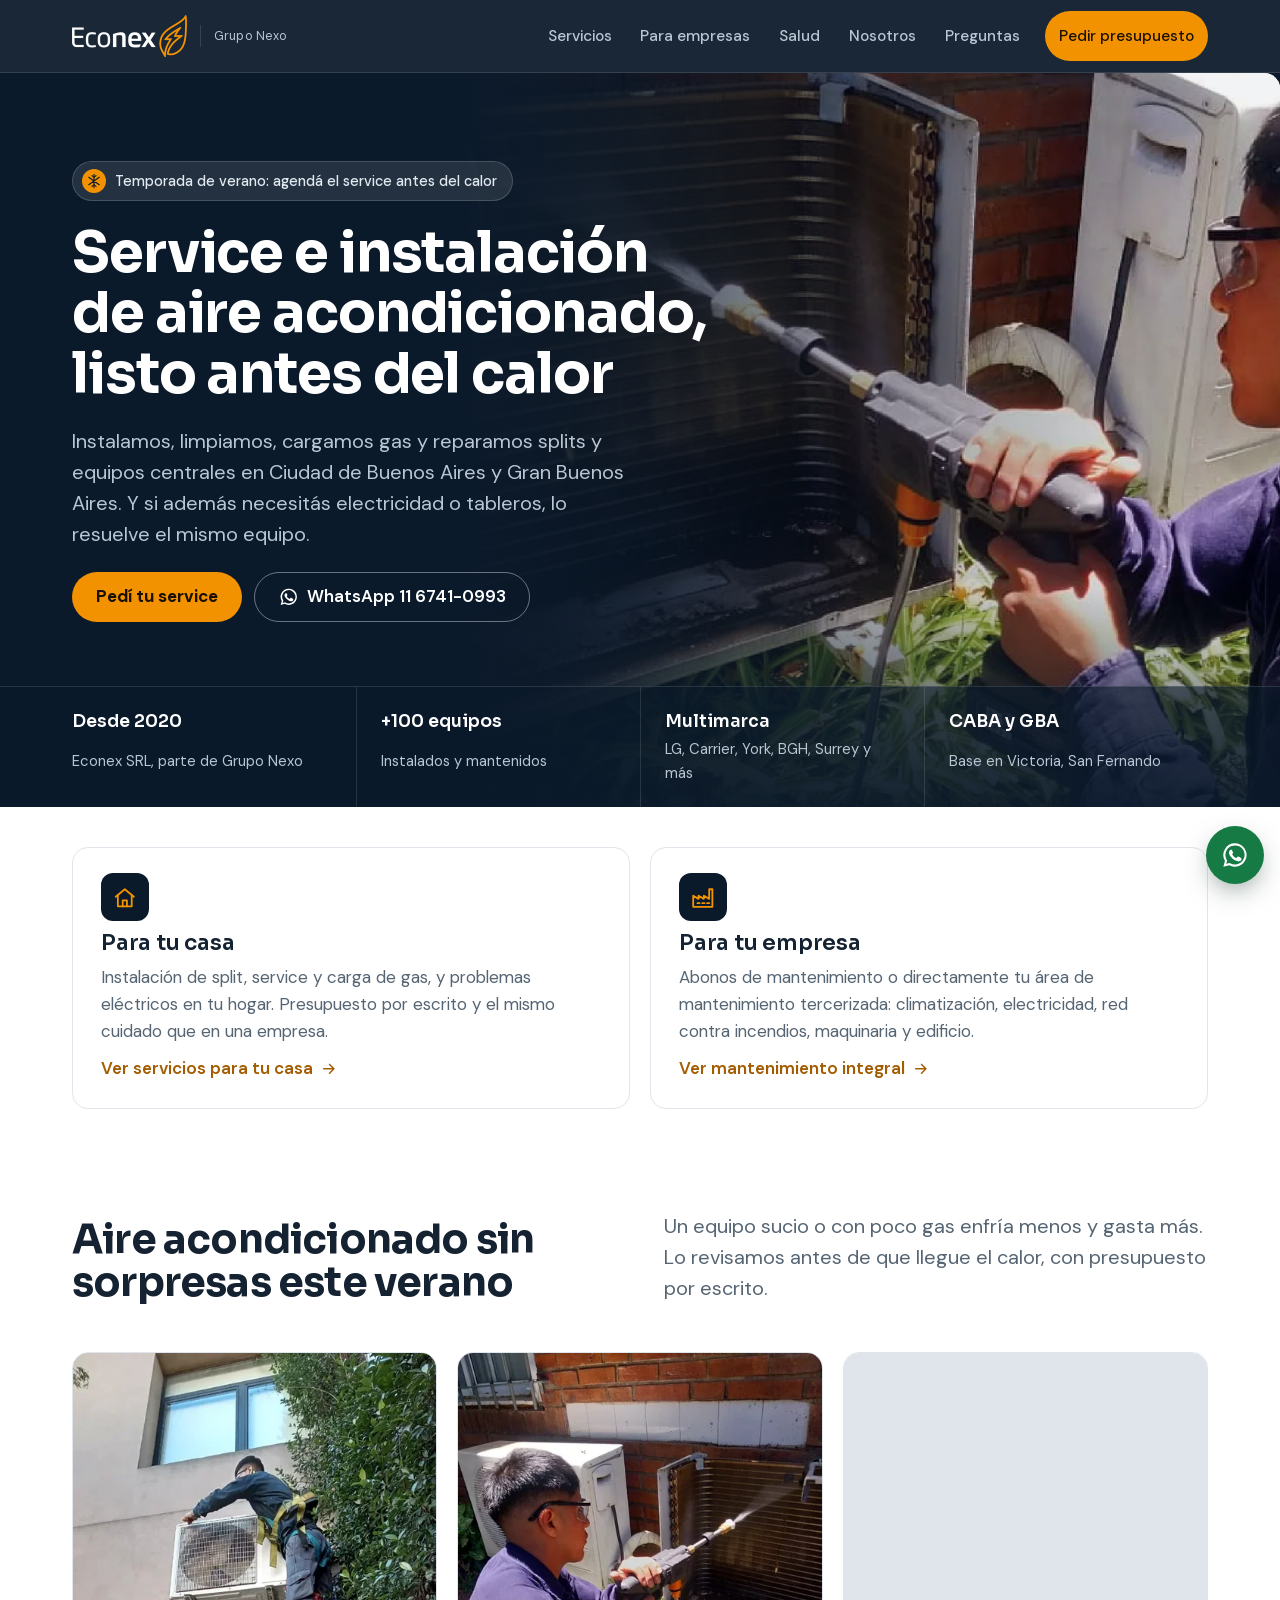
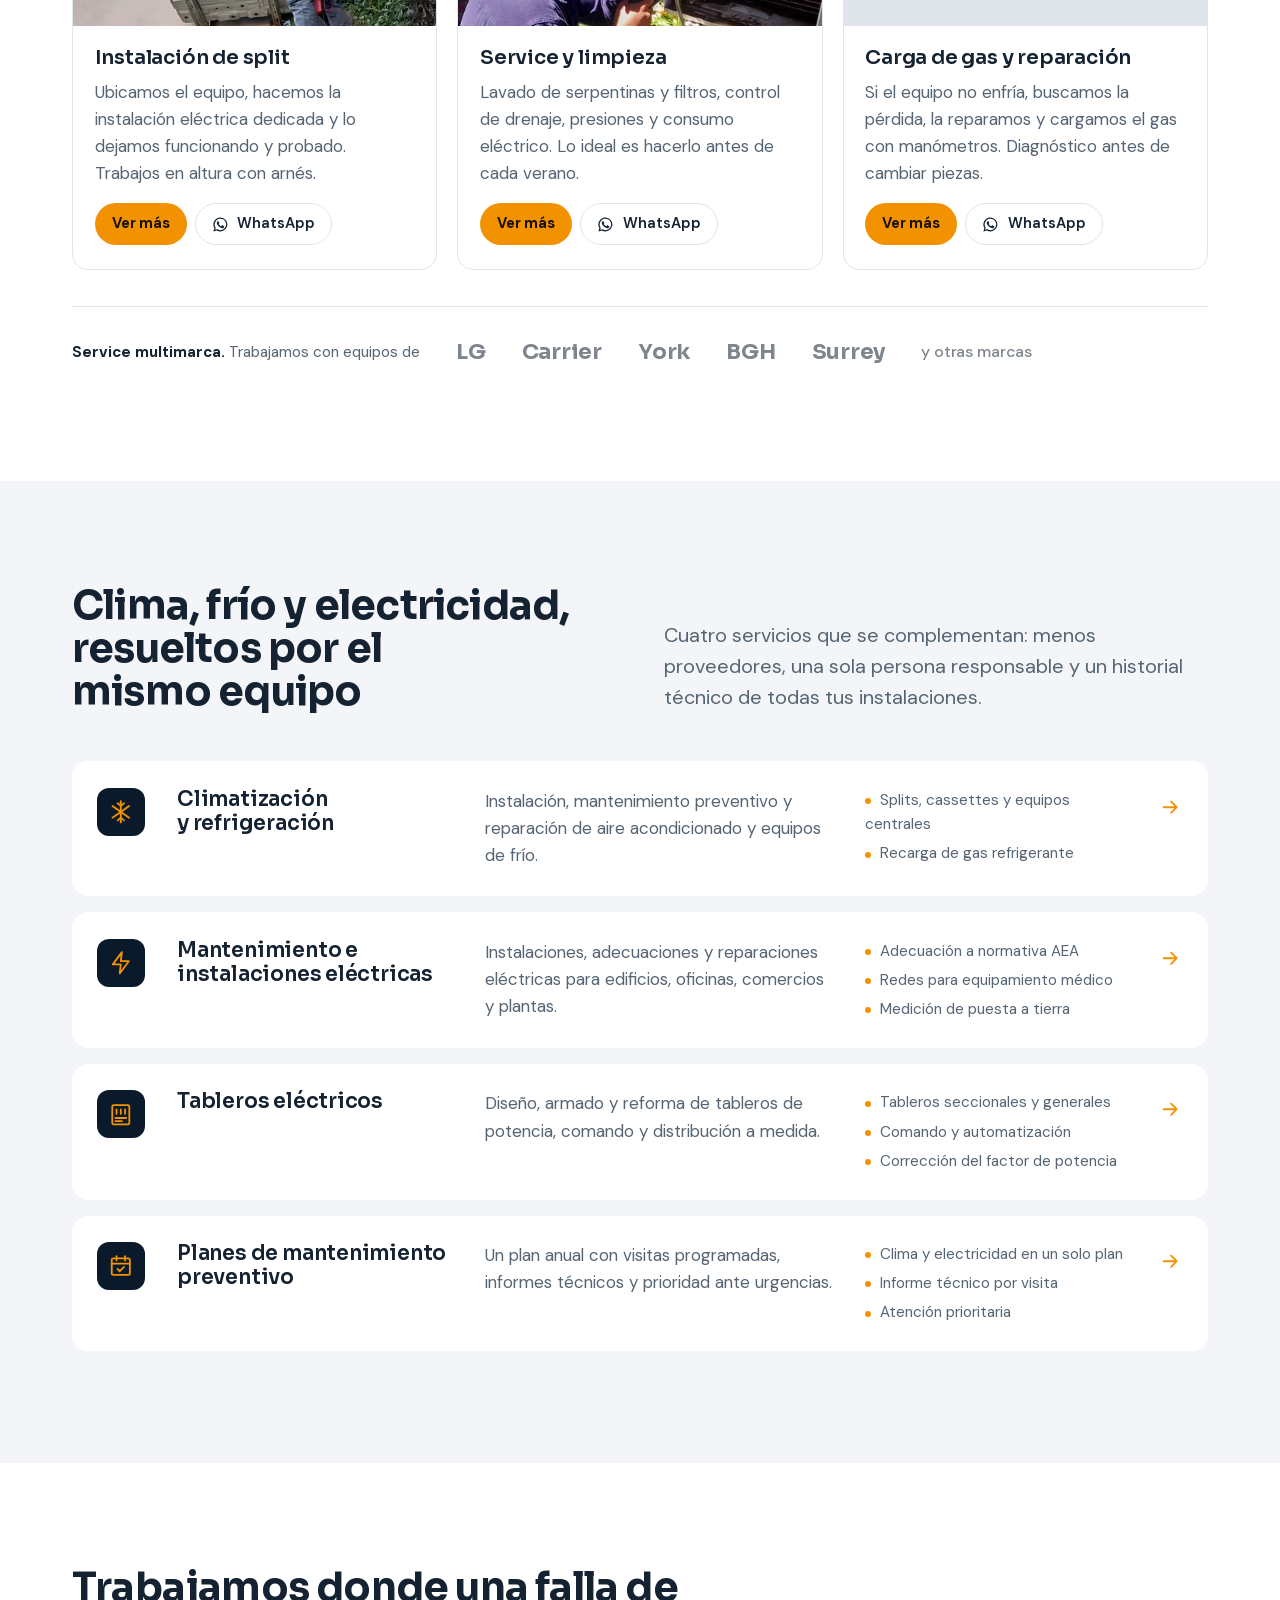
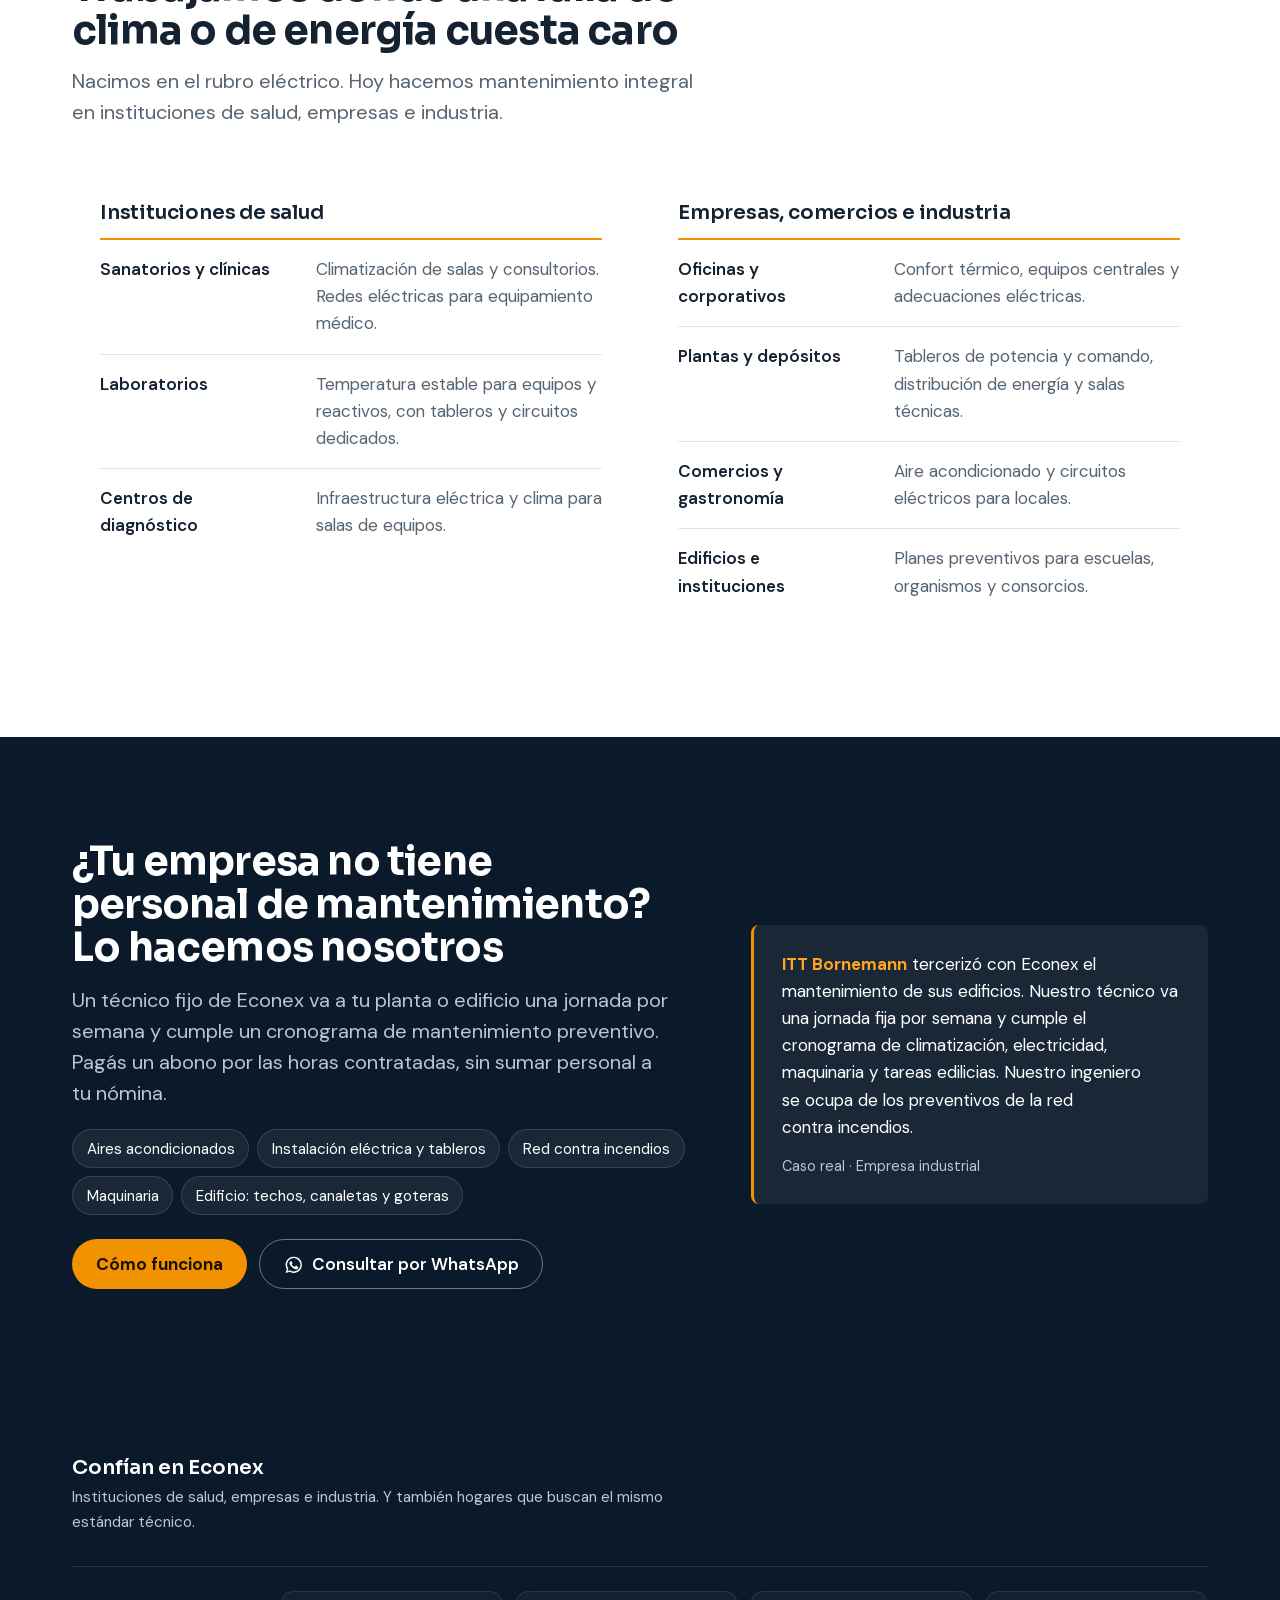
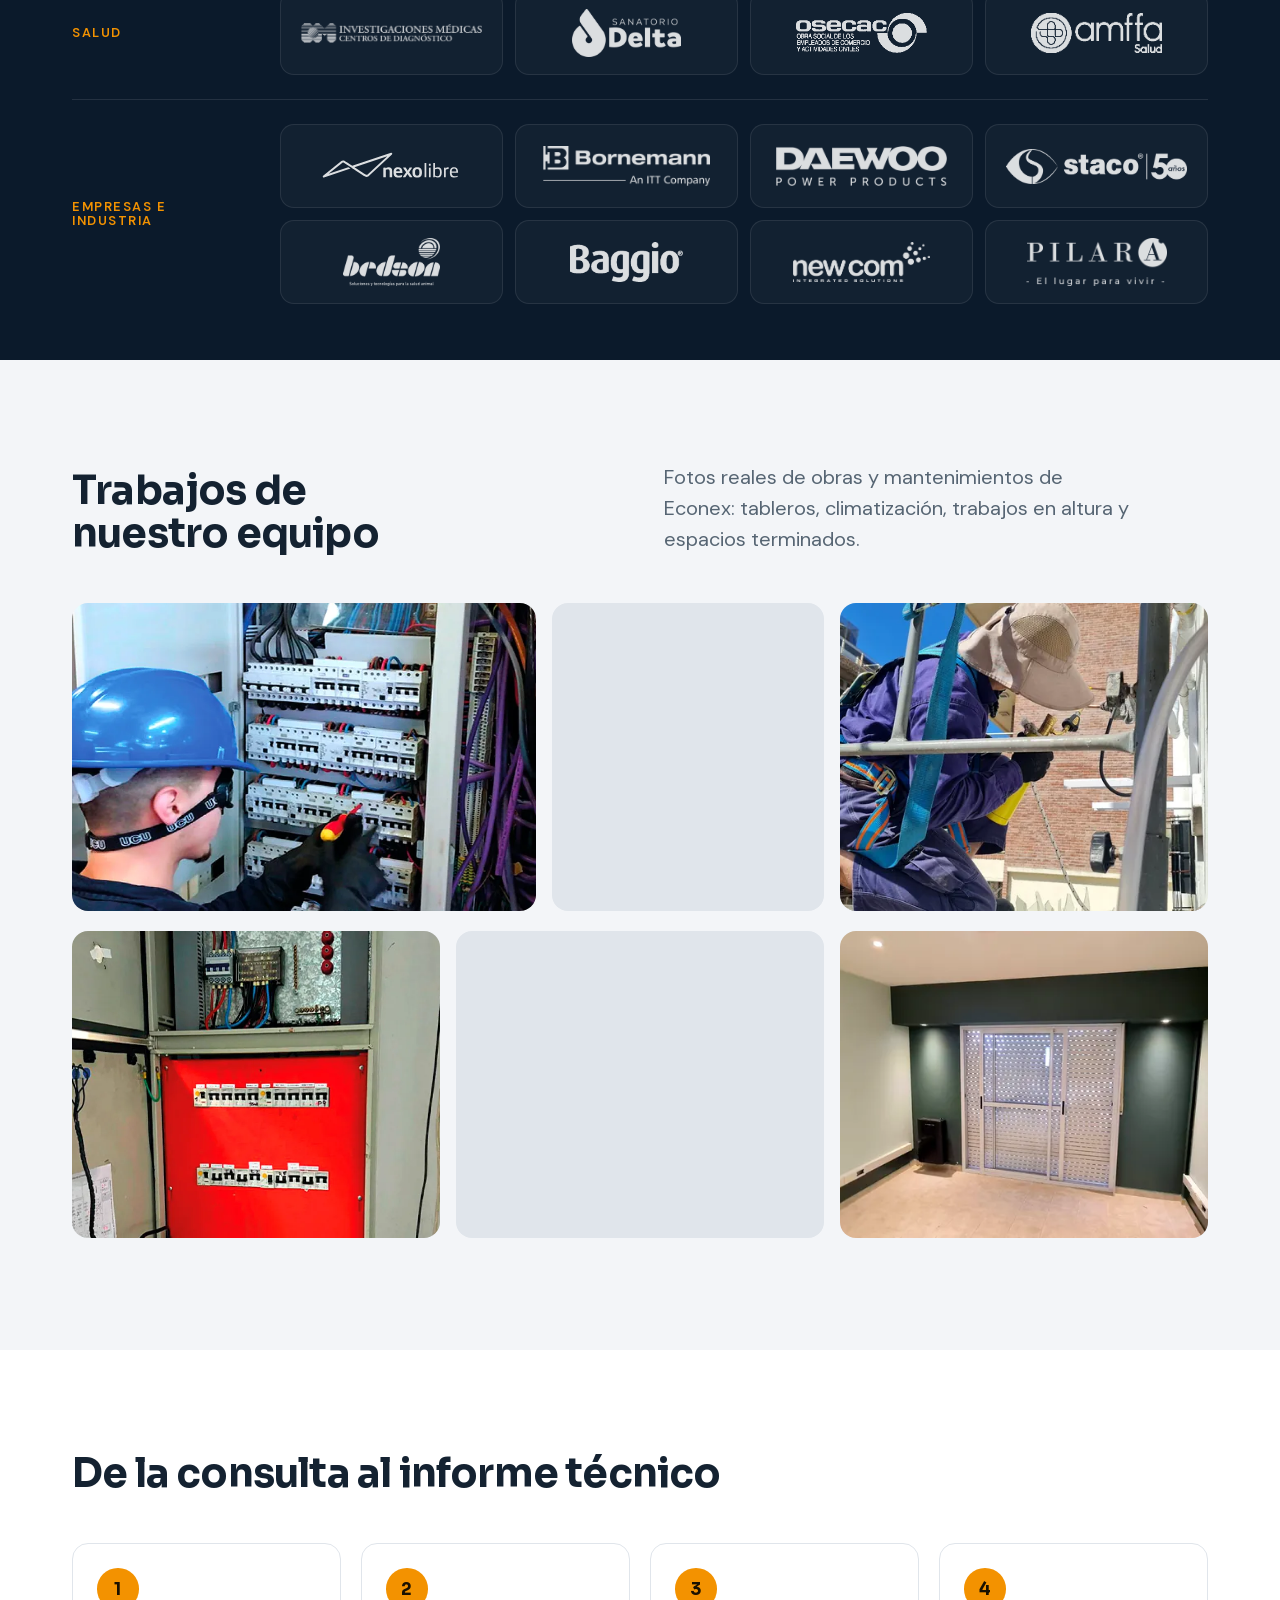
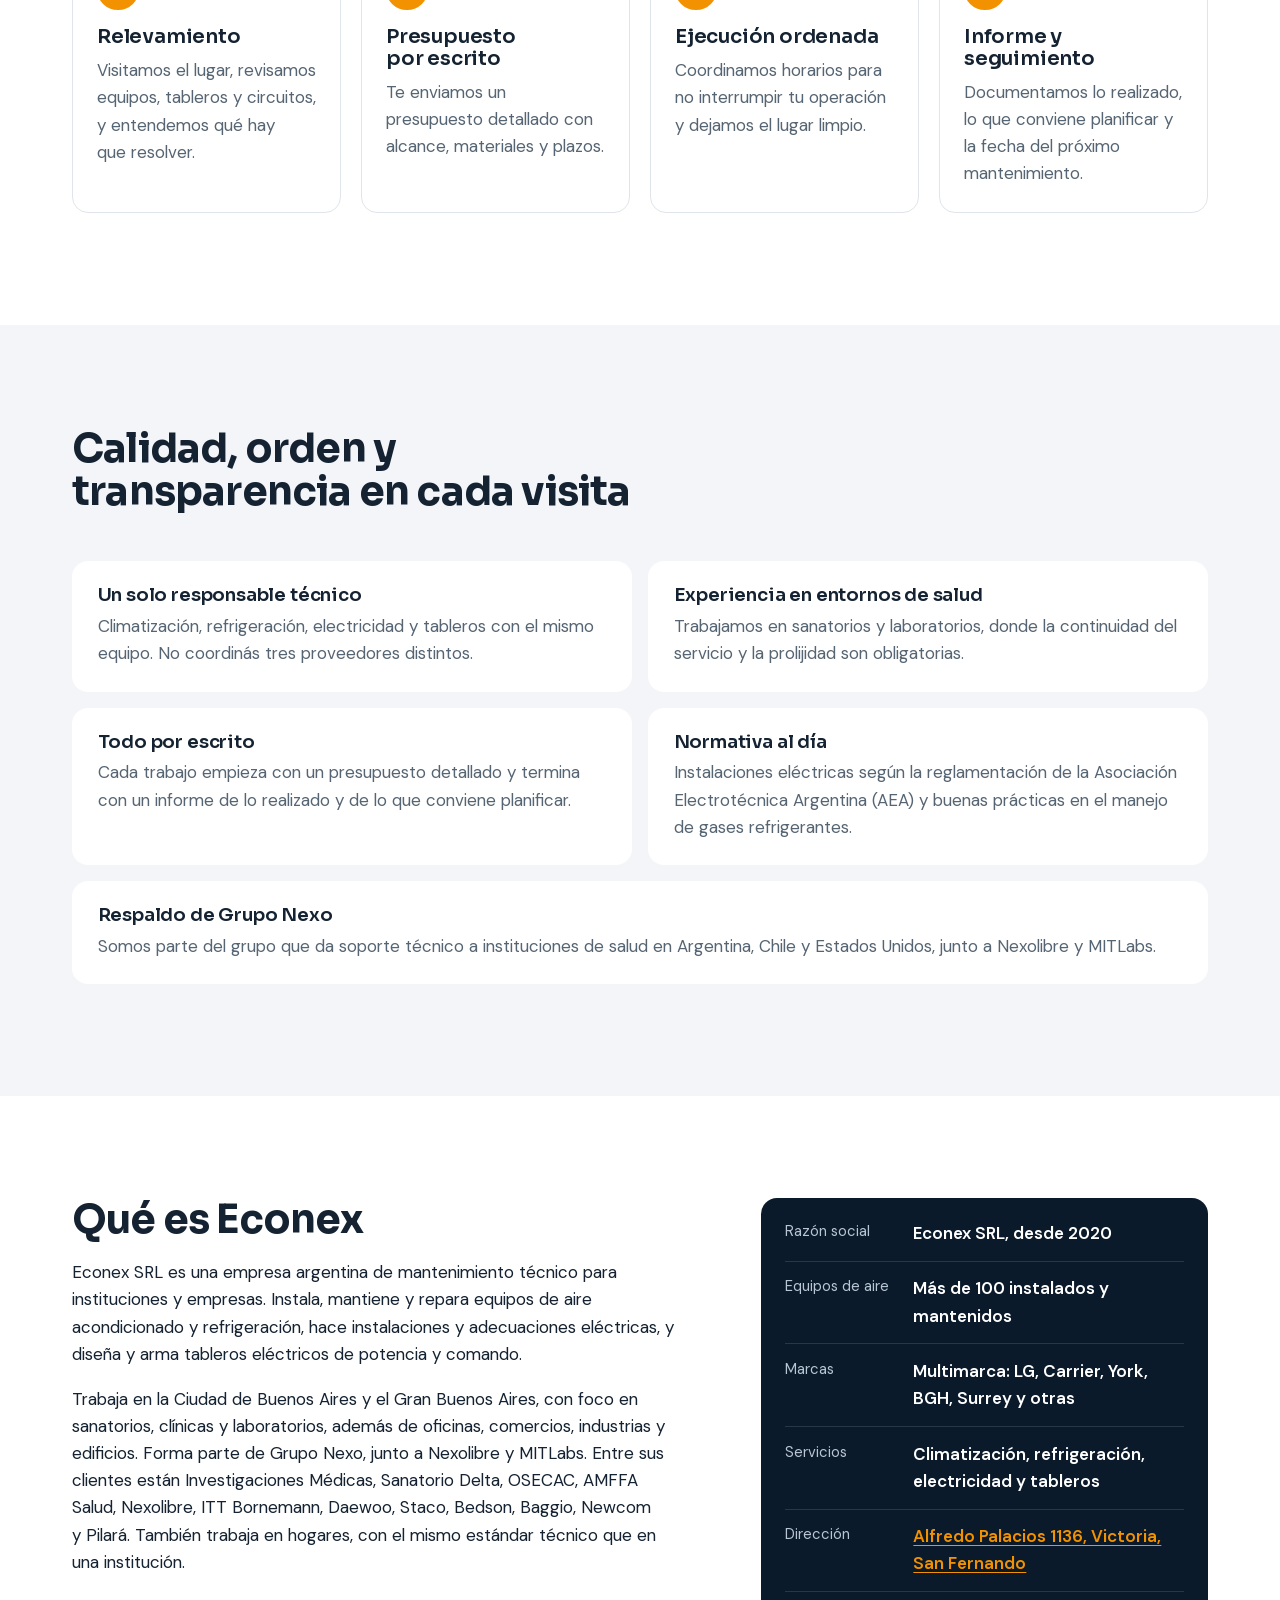
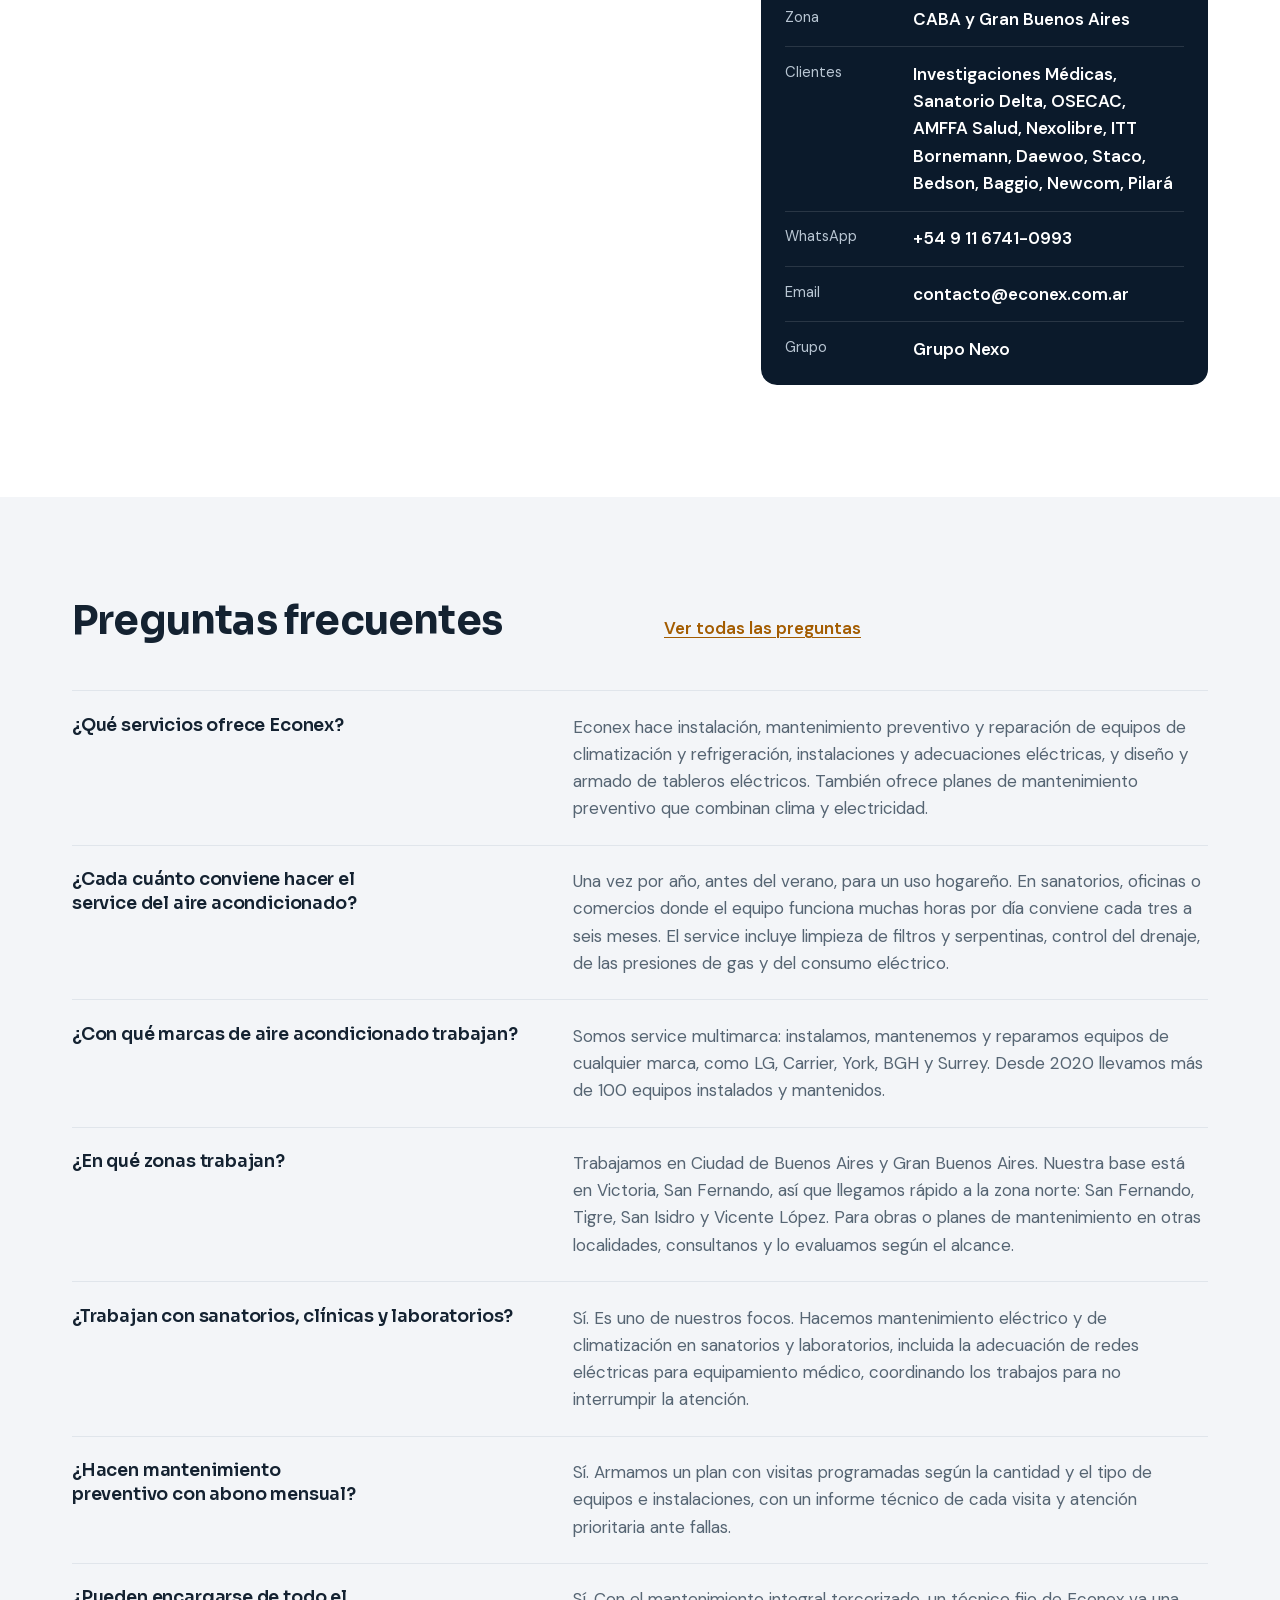
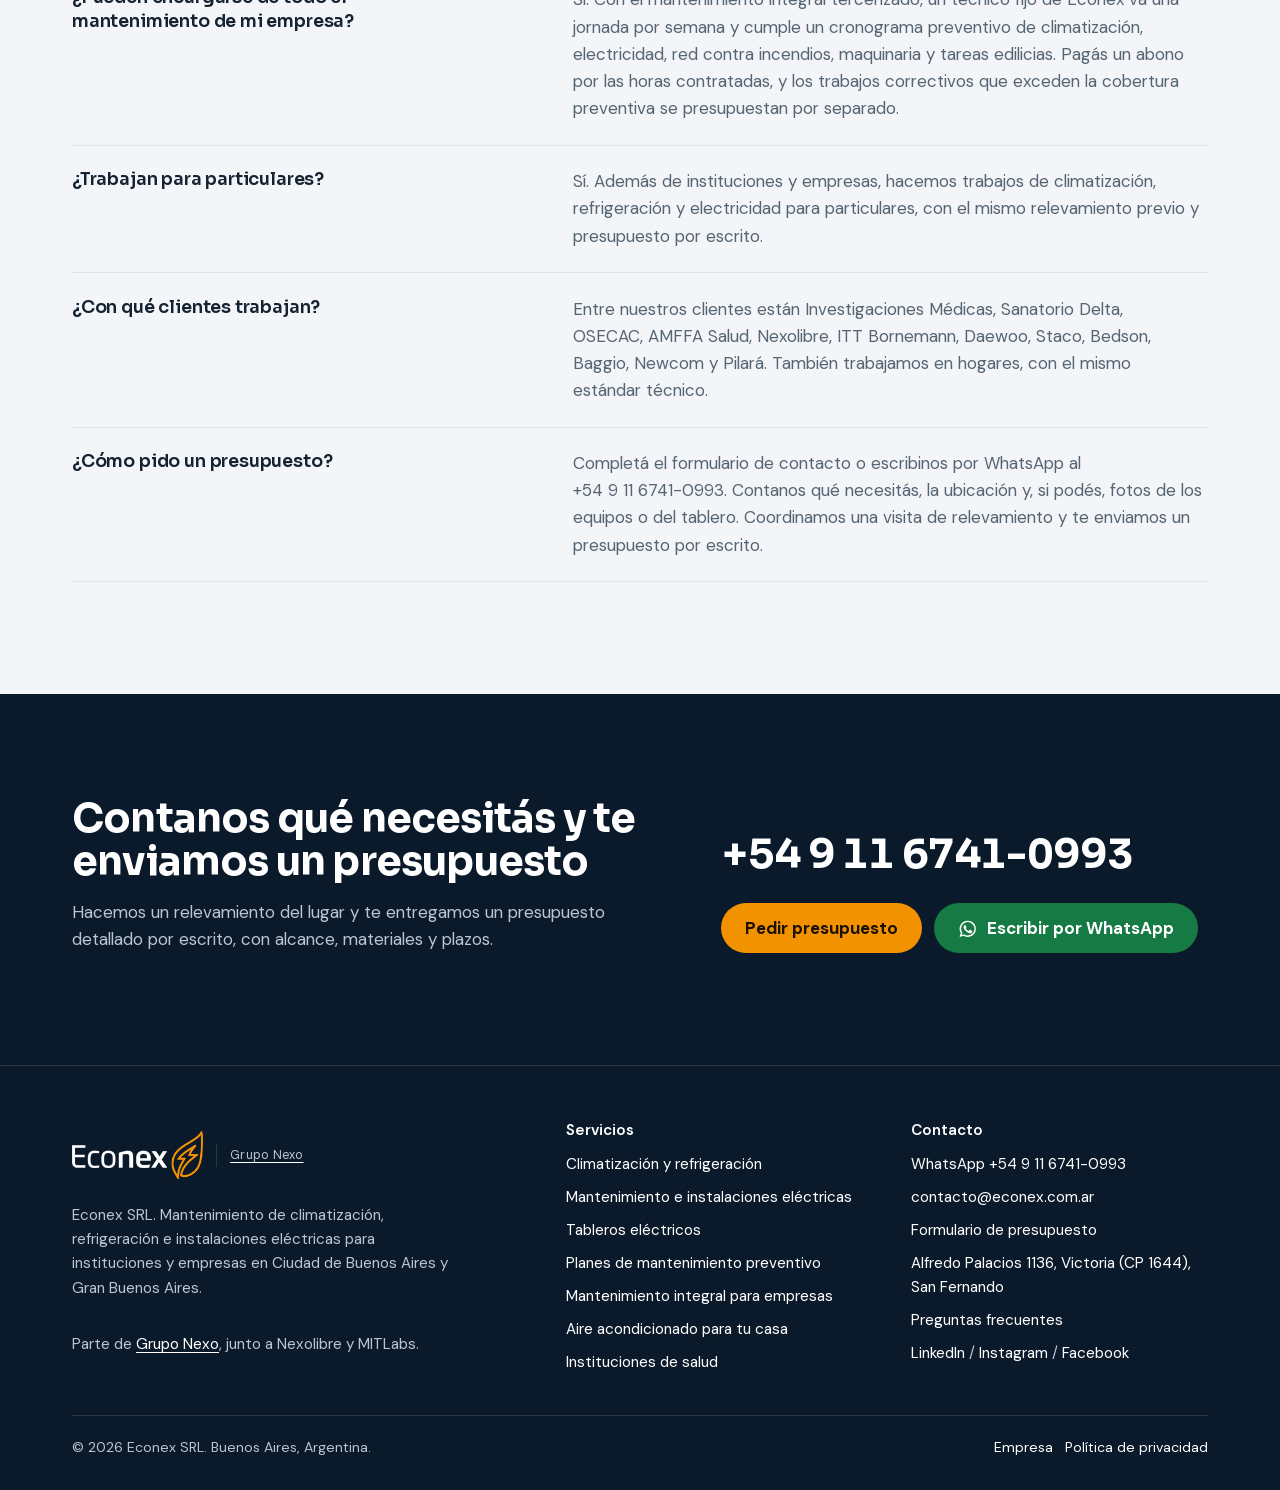
<file: index.html>
<!doctype html>
<html lang="es-AR">
<head>
<!-- Google Tag Manager -->
<script>(function(w,d,s,l,i){w[l]=w[l]||[];w[l].push({'gtm.start':
new Date().getTime(),event:'gtm.js'});var f=d.getElementsByTagName(s)[0],
j=d.createElement(s),dl=l!='dataLayer'?'&l='+l:'';j.async=true;j.src=
'https://www.googletagmanager.com/gtm.js?id='+i+dl;f.parentNode.insertBefore(j,f);
})(window,document,'script','dataLayer','GTM-N4XM5SFN');</script>
<!-- End Google Tag Manager -->
<meta charset="utf-8">
<!-- Google tag (gtag.js) -->
<script async src="https://www.googletagmanager.com/gtag/js?id=G-8FJ1DMCTJG"></script>
<script>
  window.dataLayer = window.dataLayer || [];
  function gtag(){dataLayer.push(arguments);}
  gtag('js', new Date());

  gtag('config', 'G-8FJ1DMCTJG');
</script>
<meta name="viewport" content="width=device-width, initial-scale=1, viewport-fit=cover">
<title>Service e instalación de aire acondicionado | Econex</title>
<meta name="description" content="Service multimarca, instalación, carga de gas y reparación de aire acondicionado en CABA y GBA: LG, Carrier, York, BGH, Surrey y más. Pedí tu service.">
<link rel="canonical" href="https://econex.com.ar/">
<meta name="robots" content="index, follow, max-image-preview:large, max-snippet:-1">
<meta name="theme-color" content="#0b1a2b">
<meta name="geo.region" content="AR-B">
<meta name="geo.placename" content="Buenos Aires">
<meta property="og:locale" content="es_AR">
<meta property="og:type" content="website">
<meta property="og:site_name" content="Econex">
<meta property="og:title" content="Service e instalación de aire acondicionado | Econex">
<meta property="og:description" content="Service multimarca, instalación, carga de gas y reparación de aire acondicionado en CABA y GBA: LG, Carrier, York, BGH, Surrey y más. Pedí tu service.">
<meta property="og:url" content="https://econex.com.ar/">
<meta property="og:image" content="https://econex.com.ar/assets/img/og-econex.jpg">
<meta property="og:image:alt" content="Econex: climatización, refrigeración y electricidad para instituciones y empresas">
<meta property="og:image:width" content="1200">
<meta property="og:image:height" content="630">
<meta name="twitter:card" content="summary_large_image">
<link rel="icon" href="favicon.ico" sizes="32x32">
<link rel="icon" href="favicon.svg" type="image/svg+xml">
<link rel="apple-touch-icon" href="assets/img/apple-touch-icon.png">
<link rel="manifest" href="site.webmanifest">
<link rel="preload" href="assets/fonts/sora.woff2" as="font" type="font/woff2" crossorigin>
<link rel="preload" href="assets/fonts/dm-sans.woff2" as="font" type="font/woff2" crossorigin>
<link rel="stylesheet" href="assets/css/styles.css">
<link rel="alternate" type="text/plain" title="Resumen para asistentes de IA" href="llms.txt">
<script type="application/ld+json">{"@context": "https://schema.org", "@type": ["HVACBusiness", "Electrician"], "@id": "https://econex.com.ar/#organizacion", "name": "Econex", "legalName": "Econex SRL", "foundingDate": "2020", "url": "https://econex.com.ar/", "logo": {"@type": "ImageObject", "url": "https://econex.com.ar/assets/img/logo-econex-cuadrado.png", "width": 600, "height": 600}, "image": ["https://econex.com.ar/assets/img/og-econex.jpg", "https://econex.com.ar/assets/img/trabajos/tablero-electrico-tecnico-con-epp-1605.webp", "https://econex.com.ar/assets/img/trabajos/limpieza-condensadora-aire-acondicionado-1667.webp"], "slogan": "Mantenimiento de climatización, refrigeración y electricidad para que tu institución no se detenga", "description": "Empresa argentina de mantenimiento técnico: climatización, refrigeración, instalaciones eléctricas y tableros para instituciones de salud, empresas, comercios e industria en Ciudad de Buenos Aires y Gran Buenos Aires.", "telephone": "+5491167410993", "email": "contacto@econex.com.ar", "address": {"@type": "PostalAddress", "streetAddress": "Alfredo Palacios 1136", "postalCode": "1644", "addressLocality": "Victoria, San Fernando", "addressRegion": "Buenos Aires", "addressCountry": "AR"}, "taxID": "30-71741930-4", "geo": {"@type": "GeoCoordinates", "latitude": -34.4535017, "longitude": -58.5391568}, "hasMap": "https://maps.google.com/?cid=3645207923227995872", "areaServed": [{"@type": "City", "name": "Ciudad Autónoma de Buenos Aires"}, {"@type": "AdministrativeArea", "name": "Gran Buenos Aires"}, {"@type": "AdministrativeArea", "name": "San Fernando"}, {"@type": "AdministrativeArea", "name": "Tigre"}, {"@type": "AdministrativeArea", "name": "San Isidro"}, {"@type": "AdministrativeArea", "name": "Vicente López"}], "knowsAbout": ["climatización", "aire acondicionado", "instalación de split", "service de aire acondicionado", "service multimarca de aire acondicionado", "aire acondicionado LG", "aire acondicionado Carrier", "aire acondicionado York", "aire acondicionado BGH", "aire acondicionado Surrey", "recarga de gas refrigerante", "instalaciones eléctricas", "tableros eléctricos", "mantenimiento preventivo", "mantenimiento de sanatorios y laboratorios"], "parentOrganization": {"@type": "Organization", "name": "Grupo Nexo", "url": "https://gruponexosoluciones.com"}, "sameAs": ["https://www.linkedin.com/company/econex-electro", "https://www.instagram.com/econex_srl", "https://www.facebook.com/people/Econexsrl/61553557221241", "https://maps.google.com/?cid=3645207923227995872"], "contactPoint": [{"@type": "ContactPoint", "contactType": "sales", "telephone": "+5491167410993", "email": "contacto@econex.com.ar", "areaServed": "AR", "availableLanguage": "es"}], "hasOfferCatalog": {"@type": "OfferCatalog", "name": "Servicios de Econex", "itemListElement": [{"@type": "Offer", "itemOffered": {"@type": "Service", "name": "Climatización y refrigeración", "url": "https://econex.com.ar/servicios/climatizacion-y-refrigeracion.html"}}, {"@type": "Offer", "itemOffered": {"@type": "Service", "name": "Mantenimiento e instalaciones eléctricas", "url": "https://econex.com.ar/servicios/mantenimiento-electrico.html"}}, {"@type": "Offer", "itemOffered": {"@type": "Service", "name": "Tableros eléctricos", "url": "https://econex.com.ar/servicios/tableros-electricos.html"}}, {"@type": "Offer", "itemOffered": {"@type": "Service", "name": "Planes de mantenimiento preventivo", "url": "https://econex.com.ar/servicios/mantenimiento-preventivo.html"}}, {"@type": "Offer", "itemOffered": {"@type": "Service", "name": "Mantenimiento integral tercerizado", "url": "https://econex.com.ar/mantenimiento-integral-tercerizado.html"}}, {"@type": "Offer", "itemOffered": {"@type": "Service", "name": "Service e instalación de aire acondicionado para hogares", "url": "https://econex.com.ar/aire-acondicionado-hogar.html"}}]}}</script>
<script type="application/ld+json">{"@context": "https://schema.org", "@type": "WebSite", "@id": "https://econex.com.ar/#sitio", "url": "https://econex.com.ar/", "name": "Econex", "inLanguage": "es-AR", "publisher": {"@id": "https://econex.com.ar/#organizacion"}}</script>
<script type="application/ld+json">{"@context": "https://schema.org", "@type": "FAQPage", "mainEntity": [{"@type": "Question", "name": "¿Qué servicios ofrece Econex?", "acceptedAnswer": {"@type": "Answer", "text": "Econex hace instalación, mantenimiento preventivo y reparación de equipos de climatización y refrigeración, instalaciones y adecuaciones eléctricas, y diseño y armado de tableros eléctricos. También ofrece planes de mantenimiento preventivo que combinan clima y electricidad."}}, {"@type": "Question", "name": "¿Cada cuánto conviene hacer el service del aire acondicionado?", "acceptedAnswer": {"@type": "Answer", "text": "Una vez por año, antes del verano, para un uso hogareño. En sanatorios, oficinas o comercios donde el equipo funciona muchas horas por día conviene cada tres a seis meses. El service incluye limpieza de filtros y serpentinas, control del drenaje, de las presiones de gas y del consumo eléctrico."}}, {"@type": "Question", "name": "¿Con qué marcas de aire acondicionado trabajan?", "acceptedAnswer": {"@type": "Answer", "text": "Somos service multimarca: instalamos, mantenemos y reparamos equipos de cualquier marca, como LG, Carrier, York, BGH y Surrey. Desde 2020 llevamos más de 100 equipos instalados y mantenidos."}}, {"@type": "Question", "name": "¿En qué zonas trabajan?", "acceptedAnswer": {"@type": "Answer", "text": "Trabajamos en Ciudad de Buenos Aires y Gran Buenos Aires. Nuestra base está en Victoria, San Fernando, así que llegamos rápido a la zona norte: San Fernando, Tigre, San Isidro y Vicente López. Para obras o planes de mantenimiento en otras localidades, consultanos y lo evaluamos según el alcance."}}, {"@type": "Question", "name": "¿Trabajan con sanatorios, clínicas y laboratorios?", "acceptedAnswer": {"@type": "Answer", "text": "Sí. Es uno de nuestros focos. Hacemos mantenimiento eléctrico y de climatización en sanatorios y laboratorios, incluida la adecuación de redes eléctricas para equipamiento médico, coordinando los trabajos para no interrumpir la atención."}}, {"@type": "Question", "name": "¿Hacen mantenimiento preventivo con abono mensual?", "acceptedAnswer": {"@type": "Answer", "text": "Sí. Armamos un plan con visitas programadas según la cantidad y el tipo de equipos e instalaciones, con un informe técnico de cada visita y atención prioritaria ante fallas."}}, {"@type": "Question", "name": "¿Pueden encargarse de todo el mantenimiento de mi empresa?", "acceptedAnswer": {"@type": "Answer", "text": "Sí. Con el mantenimiento integral tercerizado, un técnico fijo de Econex va una jornada por semana y cumple un cronograma preventivo de climatización, electricidad, red contra incendios, maquinaria y tareas edilicias. Pagás un abono por las horas contratadas, y los trabajos correctivos que exceden la cobertura preventiva se presupuestan por separado."}}, {"@type": "Question", "name": "¿Trabajan para particulares?", "acceptedAnswer": {"@type": "Answer", "text": "Sí. Además de instituciones y empresas, hacemos trabajos de climatización, refrigeración y electricidad para particulares, con el mismo relevamiento previo y presupuesto por escrito."}}, {"@type": "Question", "name": "¿Con qué clientes trabajan?", "acceptedAnswer": {"@type": "Answer", "text": "Entre nuestros clientes están Investigaciones Médicas, Sanatorio Delta, OSECAC, AMFFA Salud, Nexolibre, ITT Bornemann, Daewoo, Staco, Bedson, Baggio, Newcom y Pilará. También trabajamos en hogares, con el mismo estándar técnico."}}, {"@type": "Question", "name": "¿Cómo pido un presupuesto?", "acceptedAnswer": {"@type": "Answer", "text": "Completá el formulario de contacto o escribinos por WhatsApp al +54 9 11 6741-0993. Contanos qué necesitás, la ubicación y, si podés, fotos de los equipos o del tablero. Coordinamos una visita de relevamiento y te enviamos un presupuesto por escrito."}}]}</script>
<script type="application/ld+json">{"@context": "https://schema.org", "@type": "WebPage", "url": "https://econex.com.ar/", "name": "Service e instalación de aire acondicionado | Econex", "inLanguage": "es-AR", "isPartOf": {"@id": "https://econex.com.ar/#sitio"}, "about": {"@id": "https://econex.com.ar/#organizacion"}, "dateModified": "2026-10-27", "primaryImageOfPage": "https://econex.com.ar/assets/img/trabajos/tablero-electrico-tecnico-con-epp-1605.webp"}</script>
</head>
<body>
<!-- Google Tag Manager (noscript) -->
<noscript><iframe src="https://www.googletagmanager.com/ns.html?id=GTM-N4XM5SFN"
height="0" width="0" style="display:none;visibility:hidden"></iframe></noscript>
<!-- End Google Tag Manager (noscript) -->
<a class="skip" href="#contenido">Saltar al contenido</a>
<header class="site-header">
  <div class="wrap">
    <a class="brand" href="/" aria-label="Econex, inicio"><img class="brand-logo" src="assets/img/logo-econex.webp" srcset="assets/img/logo-econex.webp 2x, assets/img/logo-econex-3x.webp 3x" width="115" height="42" alt=""><span class="brand-sub">Grupo Nexo</span></a>
    <button class="nav-toggle" type="button" aria-expanded="false" aria-controls="nav">Menú</button>
    <nav class="nav" id="nav" aria-label="Principal">
      <a href="servicios.html">Servicios</a>
      <a href="mantenimiento-integral-tercerizado.html">Para empresas</a>
      <a href="instituciones-de-salud.html">Salud</a>
      <a href="empresa.html">Nosotros</a>
      <a href="preguntas-frecuentes.html">Preguntas</a>
      <a class="btn btn-primary" href="contacto.html">Pedir presupuesto</a>
    </nav>
  </div>
</header>
<main id="contenido">

<section class="hero">
  <figure class="photo hero-bg hero-ac"><img src="assets/img/trabajos/limpieza-condensadora-aire-acondicionado-800.webp" srcset="assets/img/trabajos/limpieza-condensadora-aire-acondicionado-480.webp 480w, assets/img/trabajos/limpieza-condensadora-aire-acondicionado-800.webp 800w, assets/img/trabajos/limpieza-condensadora-aire-acondicionado-1200.webp 1200w, assets/img/trabajos/limpieza-condensadora-aire-acondicionado-1667.webp 1667w" sizes="(max-width: 820px) 100vw, 66vw" width="1667" height="1668" alt="Técnico de Econex con anteojos de seguridad limpiando la serpentina de una unidad condensadora de aire acondicionado" fetchpriority="high" decoding="async"></figure>
  <div class="wrap hero-in">
    <a class="season" href="#aire-acondicionado"><svg viewBox="0 0 24 24" fill="none" stroke="currentColor" stroke-width="1.7" stroke-linecap="round" aria-hidden="true"><path d="M12 2v20M4.2 6.5l15.6 11M19.8 6.5 4.2 17.5"/><path d="m9 4 3 2.5L15 4M9 20l3-2.5 3 2.5"/></svg><span>Temporada de verano: agendá el service antes del calor</span></a>
    <h1>Service e instalación de aire acondicionado, listo antes del calor</h1>
    <p class="lead">Instalamos, limpiamos, cargamos gas y reparamos splits y equipos centrales en Ciudad de Buenos Aires y Gran Buenos Aires. Y si además necesitás electricidad o tableros, lo resuelve el mismo equipo.</p>
    <div class="btn-row">
      <a class="btn btn-primary" href="contacto.html">Pedí tu service</a>
      <a class="btn btn-ghost" href="https://wa.me/5491167410993?text=Hola%20Econex%2C%20quiero%20pedir%20un%20service%20de%20aire%20acondicionado." rel="noopener" target="_blank"><svg viewBox="0 0 24 24" fill="currentColor" aria-hidden="true"><path d="M12 2a10 10 0 0 0-8.6 15.1L2 22l5-1.3A10 10 0 1 0 12 2Zm0 18.2a8.2 8.2 0 0 1-4.2-1.2l-.3-.2-3 .8.8-2.9-.2-.3A8.2 8.2 0 1 1 12 20.2Zm4.5-6.1c-.2-.1-1.5-.7-1.7-.8-.2-.1-.4-.1-.6.1l-.8 1c-.1.2-.3.2-.5.1a6.7 6.7 0 0 1-3.3-2.9c-.3-.4.3-.4.7-1.4.1-.2 0-.3 0-.4l-.8-1.8c-.2-.5-.4-.4-.6-.4h-.5a1 1 0 0 0-.7.3 3 3 0 0 0-.9 2.2 5.2 5.2 0 0 0 1.1 2.7 11.8 11.8 0 0 0 4.5 4c1.7.7 2.3.8 3.2.6a2.7 2.7 0 0 0 1.8-1.2 2.2 2.2 0 0 0 .1-1.3c0-.1-.2-.2-.5-.3Z"/></svg> WhatsApp 11 6741-0993</a>
    </div>
  </div>
  <div class="strip">
    <div class="wrap strip-in">
      <div><strong>Desde 2020</strong><span>Econex SRL, parte de Grupo Nexo</span></div>
      <div><strong>+100 equipos</strong><span>Instalados y mantenidos</span></div>
      <div><strong>Multimarca</strong><span>LG, Carrier, York, BGH, Surrey y más</span></div>
      <div><strong>CABA y GBA</strong><span>Base en Victoria, San Fernando</span></div>
    </div>
  </div>
</section>

<section class="section doors-sec" id="para-quien">
  <div class="wrap">
    <h2 class="sr-only">¿Para tu casa o para tu empresa?</h2>
    <div class="doors">
      <a class="door" href="aire-acondicionado-hogar.html">
        <span class="ico"><svg viewBox="0 0 24 24" fill="none" stroke="currentColor" stroke-width="1.7" stroke-linecap="round" stroke-linejoin="round" aria-hidden="true"><path d="M3.5 11 12 4l8.5 7"/><path d="M5.5 9.5V20h13V9.5"/><path d="M10 20v-5.5h4V20"/></svg></span>
        <h3>Para tu casa</h3>
        <p>Instalación de split, service y carga de gas, y problemas eléctricos en tu hogar. Presupuesto por escrito y el mismo cuidado que en una empresa.</p>
        <span class="go">Ver servicios para tu casa <svg viewBox="0 0 24 24" fill="none" stroke="currentColor" stroke-width="2" stroke-linecap="round" stroke-linejoin="round" aria-hidden="true"><path d="M5 12h14M13 6l6 6-6 6"/></svg></span>
      </a>
      <a class="door" href="mantenimiento-integral-tercerizado.html">
        <span class="ico"><svg viewBox="0 0 24 24" fill="none" stroke="currentColor" stroke-width="1.7" stroke-linecap="round" stroke-linejoin="round" aria-hidden="true"><path d="M3 20.5V10l5 3V10l5 3V10l5 3V4h3v16.5Z"/><path d="M7 17h2M11.5 17h2M16 17h2"/></svg></span>
        <h3>Para tu empresa</h3>
        <p>Abonos de mantenimiento o directamente tu área de mantenimiento tercerizada: climatización, electricidad, red contra incendios, maquinaria y edificio.</p>
        <span class="go">Ver mantenimiento integral <svg viewBox="0 0 24 24" fill="none" stroke="currentColor" stroke-width="2" stroke-linecap="round" stroke-linejoin="round" aria-hidden="true"><path d="M5 12h14M13 6l6 6-6 6"/></svg></span>
      </a>
    </div>
  </div>
</section>

<section class="section" id="aire-acondicionado">
  <div class="wrap">
    <div class="section-head wide"><h2>Aire acondicionado sin sorpresas este verano</h2><p class="lead">Un equipo sucio o con poco gas enfría menos y gasta más. Lo revisamos antes de que llegue el calor, con presupuesto por escrito.</p></div>
    <div class="ac-cards">
      <article class="ac-card"><figure class="photo ac-photo"><img src="assets/img/trabajos/instalacion-unidad-exterior-con-arnes-720.webp" srcset="assets/img/trabajos/instalacion-unidad-exterior-con-arnes-480.webp 480w, assets/img/trabajos/instalacion-unidad-exterior-con-arnes-720.webp 720w" sizes="(max-width: 820px) 100vw, 24rem" width="720" height="554" alt="Técnico de Econex con arnés instalando una unidad exterior de aire acondicionado en altura" loading="lazy" decoding="async"></figure><div class="ac-body"><h3>Instalación de split</h3><p>Ubicamos el equipo, hacemos la instalación eléctrica dedicada y lo dejamos funcionando y probado. Trabajos en altura con arnés.</p><div class="ac-ctas"><a class="btn btn-small btn-primary" href="aire-acondicionado-hogar.html">Ver más</a><a class="btn btn-small btn-line" href="https://wa.me/5491167410993?text=Hola%20Econex%2C%20quiero%20instalar%20un%20aire%20acondicionado." rel="noopener" target="_blank"><svg viewBox="0 0 24 24" fill="currentColor" aria-hidden="true"><path d="M12 2a10 10 0 0 0-8.6 15.1L2 22l5-1.3A10 10 0 1 0 12 2Zm0 18.2a8.2 8.2 0 0 1-4.2-1.2l-.3-.2-3 .8.8-2.9-.2-.3A8.2 8.2 0 1 1 12 20.2Zm4.5-6.1c-.2-.1-1.5-.7-1.7-.8-.2-.1-.4-.1-.6.1l-.8 1c-.1.2-.3.2-.5.1a6.7 6.7 0 0 1-3.3-2.9c-.3-.4.3-.4.7-1.4.1-.2 0-.3 0-.4l-.8-1.8c-.2-.5-.4-.4-.6-.4h-.5a1 1 0 0 0-.7.3 3 3 0 0 0-.9 2.2 5.2 5.2 0 0 0 1.1 2.7 11.8 11.8 0 0 0 4.5 4c1.7.7 2.3.8 3.2.6a2.7 2.7 0 0 0 1.8-1.2 2.2 2.2 0 0 0 .1-1.3c0-.1-.2-.2-.5-.3Z"/></svg> WhatsApp</a></div></div></article><article class="ac-card"><figure class="photo ac-photo"><img src="assets/img/trabajos/lavado-serpentina-unidad-exterior-800.webp" srcset="assets/img/trabajos/lavado-serpentina-unidad-exterior-480.webp 480w, assets/img/trabajos/lavado-serpentina-unidad-exterior-800.webp 800w, assets/img/trabajos/lavado-serpentina-unidad-exterior-960.webp 960w" sizes="(max-width: 820px) 100vw, 24rem" width="960" height="1280" alt="Técnico de Econex lavando la serpentina de una unidad exterior de aire acondicionado" loading="lazy" decoding="async"></figure><div class="ac-body"><h3>Service y limpieza</h3><p>Lavado de serpentinas y filtros, control de drenaje, presiones y consumo eléctrico. Lo ideal es hacerlo antes de cada verano.</p><div class="ac-ctas"><a class="btn btn-small btn-primary" href="aire-acondicionado-hogar.html">Ver más</a><a class="btn btn-small btn-line" href="https://wa.me/5491167410993?text=Hola%20Econex%2C%20quiero%20pedir%20un%20service%20de%20aire%20acondicionado." rel="noopener" target="_blank"><svg viewBox="0 0 24 24" fill="currentColor" aria-hidden="true"><path d="M12 2a10 10 0 0 0-8.6 15.1L2 22l5-1.3A10 10 0 1 0 12 2Zm0 18.2a8.2 8.2 0 0 1-4.2-1.2l-.3-.2-3 .8.8-2.9-.2-.3A8.2 8.2 0 1 1 12 20.2Zm4.5-6.1c-.2-.1-1.5-.7-1.7-.8-.2-.1-.4-.1-.6.1l-.8 1c-.1.2-.3.2-.5.1a6.7 6.7 0 0 1-3.3-2.9c-.3-.4.3-.4.7-1.4.1-.2 0-.3 0-.4l-.8-1.8c-.2-.5-.4-.4-.6-.4h-.5a1 1 0 0 0-.7.3 3 3 0 0 0-.9 2.2 5.2 5.2 0 0 0 1.1 2.7 11.8 11.8 0 0 0 4.5 4c1.7.7 2.3.8 3.2.6a2.7 2.7 0 0 0 1.8-1.2 2.2 2.2 0 0 0 .1-1.3c0-.1-.2-.2-.5-.3Z"/></svg> WhatsApp</a></div></div></article><article class="ac-card"><figure class="photo ac-photo"><img src="assets/img/trabajos/carga-gas-refrigerante-manometros-800.webp" srcset="assets/img/trabajos/carga-gas-refrigerante-manometros-480.webp 480w, assets/img/trabajos/carga-gas-refrigerante-manometros-800.webp 800w, assets/img/trabajos/carga-gas-refrigerante-manometros-1200.webp 1200w, assets/img/trabajos/carga-gas-refrigerante-manometros-1605.webp 1605w" sizes="(max-width: 820px) 100vw, 24rem" width="1605" height="1214" alt="Manómetros conectados a una unidad exterior durante la carga de gas refrigerante" loading="lazy" decoding="async"></figure><div class="ac-body"><h3>Carga de gas y reparación</h3><p>Si el equipo no enfría, buscamos la pérdida, la reparamos y cargamos el gas con manómetros. Diagnóstico antes de cambiar piezas.</p><div class="ac-ctas"><a class="btn btn-small btn-primary" href="aire-acondicionado-hogar.html">Ver más</a><a class="btn btn-small btn-line" href="https://wa.me/5491167410993?text=Hola%20Econex%2C%20mi%20aire%20acondicionado%20no%20enfr%C3%ADa." rel="noopener" target="_blank"><svg viewBox="0 0 24 24" fill="currentColor" aria-hidden="true"><path d="M12 2a10 10 0 0 0-8.6 15.1L2 22l5-1.3A10 10 0 1 0 12 2Zm0 18.2a8.2 8.2 0 0 1-4.2-1.2l-.3-.2-3 .8.8-2.9-.2-.3A8.2 8.2 0 1 1 12 20.2Zm4.5-6.1c-.2-.1-1.5-.7-1.7-.8-.2-.1-.4-.1-.6.1l-.8 1c-.1.2-.3.2-.5.1a6.7 6.7 0 0 1-3.3-2.9c-.3-.4.3-.4.7-1.4.1-.2 0-.3 0-.4l-.8-1.8c-.2-.5-.4-.4-.6-.4h-.5a1 1 0 0 0-.7.3 3 3 0 0 0-.9 2.2 5.2 5.2 0 0 0 1.1 2.7 11.8 11.8 0 0 0 4.5 4c1.7.7 2.3.8 3.2.6a2.7 2.7 0 0 0 1.8-1.2 2.2 2.2 0 0 0 .1-1.3c0-.1-.2-.2-.5-.3Z"/></svg> WhatsApp</a></div></div></article>
    </div>
    <div class="brands"><p><strong>Service multimarca.</strong> Trabajamos con equipos de</p><ul><li>LG</li><li>Carrier</li><li>York</li><li>BGH</li><li>Surrey</li><li class="more">y otras marcas</li></ul></div>
  </div>
</section>

<section class="section sunk" id="servicios">
  <div class="wrap">
    <div class="section-head wide"><h2>Clima, frío y electricidad, resueltos por el mismo equipo</h2><p class="lead">Cuatro servicios que se complementan: menos proveedores, una sola persona responsable y un historial técnico de todas tus instalaciones.</p></div>
    <div class="index"><a class="index-row" href="servicios/climatizacion-y-refrigeracion.html">
  <span class="ico"><svg viewBox="0 0 24 24" fill="none" stroke="currentColor" stroke-width="1.7" stroke-linecap="round" aria-hidden="true"><path d="M12 2v20M4.2 6.5l15.6 11M19.8 6.5 4.2 17.5"/><path d="m9 4 3 2.5L15 4M9 20l3-2.5 3 2.5"/></svg></span>
  <h3>Climatización y refrigeración</h3>
  <p>Instalación, mantenimiento preventivo y reparación de aire acondicionado y equipos de frío.</p>
  <ul><li>Splits, cassettes y equipos centrales</li><li>Recarga de gas refrigerante</li></ul>
  <span class="go"><svg viewBox="0 0 24 24" fill="none" stroke="currentColor" stroke-width="2" stroke-linecap="round" stroke-linejoin="round" aria-hidden="true"><path d="M5 12h14M13 6l6 6-6 6"/></svg></span>
</a>
<a class="index-row" href="servicios/mantenimiento-electrico.html">
  <span class="ico volt"><svg viewBox="0 0 24 24" fill="none" stroke="currentColor" stroke-width="1.7" stroke-linejoin="round" aria-hidden="true"><path d="M13 2 4.5 13.5H12L11 22l8.5-11.5H12L13 2Z"/></svg></span>
  <h3>Mantenimiento e instalaciones eléctricas</h3>
  <p>Instalaciones, adecuaciones y reparaciones eléctricas para edificios, oficinas, comercios y plantas.</p>
  <ul><li>Adecuación a normativa AEA</li><li>Redes para equipamiento médico</li><li>Medición de puesta a tierra</li></ul>
  <span class="go"><svg viewBox="0 0 24 24" fill="none" stroke="currentColor" stroke-width="2" stroke-linecap="round" stroke-linejoin="round" aria-hidden="true"><path d="M5 12h14M13 6l6 6-6 6"/></svg></span>
</a>
<a class="index-row" href="servicios/tableros-electricos.html">
  <span class="ico volt"><svg viewBox="0 0 24 24" fill="none" stroke="currentColor" stroke-width="1.7" stroke-linecap="round" aria-hidden="true"><rect x="4" y="3" width="16" height="18" rx="1.5"/><path d="M8 7v4M12 7v4M16 7v4M7 15h10M7 18h6"/></svg></span>
  <h3>Tableros eléctricos</h3>
  <p>Diseño, armado y reforma de tableros de potencia, comando y distribución a medida.</p>
  <ul><li>Tableros seccionales y generales</li><li>Comando y automatización</li><li>Corrección del factor de potencia</li></ul>
  <span class="go"><svg viewBox="0 0 24 24" fill="none" stroke="currentColor" stroke-width="2" stroke-linecap="round" stroke-linejoin="round" aria-hidden="true"><path d="M5 12h14M13 6l6 6-6 6"/></svg></span>
</a>
<a class="index-row" href="servicios/mantenimiento-preventivo.html">
  <span class="ico"><svg viewBox="0 0 24 24" fill="none" stroke="currentColor" stroke-width="1.7" stroke-linecap="round" aria-hidden="true"><rect x="3.5" y="5" width="17" height="15.5" rx="1.5"/><path d="M3.5 10h17M8 3v4M16 3v4"/><path d="m9 15 2 2 4-4"/></svg></span>
  <h3>Planes de mantenimiento preventivo</h3>
  <p>Un plan anual con visitas programadas, informes técnicos y prioridad ante urgencias.</p>
  <ul><li>Clima y electricidad en un solo plan</li><li>Informe técnico por visita</li><li>Atención prioritaria</li></ul>
  <span class="go"><svg viewBox="0 0 24 24" fill="none" stroke="currentColor" stroke-width="2" stroke-linecap="round" stroke-linejoin="round" aria-hidden="true"><path d="M5 12h14M13 6l6 6-6 6"/></svg></span>
</a></div>
  </div>
</section>

<section class="section" id="sectores">
  <div class="wrap">
    <div class="section-head"><h2>Trabajamos donde una falla de clima o de energía cuesta caro</h2><p class="lead">Nacimos en el rubro eléctrico. Hoy hacemos mantenimiento integral en instituciones de salud, empresas e industria.</p></div>
    <div class="sector-groups">
      <div><h3><a href="instituciones-de-salud.html">Instituciones de salud</a></h3><ul class="sector-list">
        <li><strong>Sanatorios y clínicas</strong><span>Climatización de salas y consultorios. Redes eléctricas para equipamiento médico.</span></li>
        <li><strong>Laboratorios</strong><span>Temperatura estable para equipos y reactivos, con tableros y circuitos dedicados.</span></li>
        <li><strong>Centros de diagnóstico</strong><span>Infraestructura eléctrica y clima para salas de equipos.</span></li>
      </ul></div>
      <div><h3>Empresas, comercios e industria</h3><ul class="sector-list">
        <li><strong>Oficinas y corporativos</strong><span>Confort térmico, equipos centrales y adecuaciones eléctricas.</span></li>
        <li><strong>Plantas y depósitos</strong><span>Tableros de potencia y comando, distribución de energía y salas técnicas.</span></li>
        <li><strong>Comercios y gastronomía</strong><span>Aire acondicionado y circuitos eléctricos para locales.</span></li>
        <li><strong>Edificios e instituciones</strong><span>Planes preventivos para escuelas, organismos y consorcios.</span></li>
      </ul></div>
    </div>
  </div>
</section>

<section class="section mi-band" id="mantenimiento-integral">
  <div class="wrap mi-in">
    <div>
      <h2>¿Tu empresa no tiene personal de mantenimiento? Lo hacemos nosotros</h2>
      <p class="lead">Un técnico fijo de Econex va a tu planta o edificio una jornada por semana y cumple un cronograma de mantenimiento preventivo. Pagás un abono por las horas contratadas, sin sumar personal a tu nómina.</p>
      <ul class="mi-systems">
        <li>Aires acondicionados</li><li>Instalación eléctrica y tableros</li><li>Red contra incendios</li><li>Maquinaria</li><li>Edificio: techos, canaletas y goteras</li>
      </ul>
      <div class="btn-row"><a class="btn btn-primary" href="mantenimiento-integral-tercerizado.html">Cómo funciona</a><a class="btn btn-line" href="https://wa.me/5491167410993?text=Hola%20Econex%2C%20quiero%20consultar%20por%20mantenimiento%20integral%20para%20mi%20empresa." rel="noopener" target="_blank"><svg viewBox="0 0 24 24" fill="currentColor" aria-hidden="true"><path d="M12 2a10 10 0 0 0-8.6 15.1L2 22l5-1.3A10 10 0 1 0 12 2Zm0 18.2a8.2 8.2 0 0 1-4.2-1.2l-.3-.2-3 .8.8-2.9-.2-.3A8.2 8.2 0 1 1 12 20.2Zm4.5-6.1c-.2-.1-1.5-.7-1.7-.8-.2-.1-.4-.1-.6.1l-.8 1c-.1.2-.3.2-.5.1a6.7 6.7 0 0 1-3.3-2.9c-.3-.4.3-.4.7-1.4.1-.2 0-.3 0-.4l-.8-1.8c-.2-.5-.4-.4-.6-.4h-.5a1 1 0 0 0-.7.3 3 3 0 0 0-.9 2.2 5.2 5.2 0 0 0 1.1 2.7 11.8 11.8 0 0 0 4.5 4c1.7.7 2.3.8 3.2.6a2.7 2.7 0 0 0 1.8-1.2 2.2 2.2 0 0 0 .1-1.3c0-.1-.2-.2-.5-.3Z"/></svg> Consultar por WhatsApp</a></div>
    </div>
    <blockquote class="mi-case">
      <p><strong>ITT Bornemann</strong> tercerizó con Econex el mantenimiento de sus edificios. Nuestro técnico va una jornada fija por semana y cumple el cronograma de climatización, electricidad, maquinaria y tareas edilicias. Nuestro ingeniero se ocupa de los preventivos de la red contra incendios.</p>
      <footer>Caso real · Empresa industrial</footer>
    </blockquote>
  </div>
</section>

<section class="section" id="clientes">
  <div class="wrap clients">
    <div class="clients-head"><h2>Confían en Econex</h2><p>Instituciones de salud, empresas e industria. Y también hogares que buscan el mismo estándar técnico.</p></div>
    <div class="client-group"><h3>Salud</h3><ul class="client-logos"><li><img src="assets/img/clientes/investigaciones-medicas.webp" alt="Investigaciones Médicas" width="760" height="87" loading="lazy" decoding="async"></li><li><img src="assets/img/clientes/sanatorio-delta.webp" alt="Sanatorio Delta" width="296" height="130" loading="lazy" decoding="async"></li><li><img src="assets/img/clientes/osecac.webp" alt="OSECAC" width="249" height="76" loading="lazy" decoding="async"></li><li><img src="assets/img/clientes/amffa-salud.webp" alt="AMFFA Salud" width="164" height="50" loading="lazy" decoding="async"></li></ul></div><div class="client-group"><h3>Empresas e industria</h3><ul class="client-logos"><li><img src="assets/img/clientes/nexolibre.svg" alt="Nexolibre" width="1508" height="352" loading="lazy" decoding="async"></li><li><img src="assets/img/clientes/itt-bornemann.webp" alt="ITT Bornemann" width="382" height="92" loading="lazy" decoding="async"></li><li><img src="assets/img/clientes/daewoo.webp" alt="Daewoo" width="410" height="96" loading="lazy" decoding="async"></li><li><img src="assets/img/clientes/staco.webp" alt="Staco" width="480" height="93" loading="lazy" decoding="async"></li><li><img src="assets/img/clientes/bedson.webp" alt="Bedson" width="264" height="130" loading="lazy" decoding="async"></li><li><img src="assets/img/clientes/baggio.webp" alt="Baggio" width="366" height="130" loading="lazy" decoding="async"></li><li><img src="assets/img/clientes/newcom.webp" alt="Newcom" width="614" height="178" loading="lazy" decoding="async"></li><li><img src="assets/img/clientes/pilara.webp" alt="Pilará" width="300" height="102" loading="lazy" decoding="async"></li></ul></div>
  </div>
</section>

<section class="section sunk" id="trabajos">
  <div class="wrap">
    <div class="section-head wide"><h2>Trabajos de nuestro equipo</h2><p class="lead">Fotos reales de obras y mantenimientos de Econex: tableros, climatización, trabajos en altura y espacios terminados.</p></div>
    <div class="gallery">
      <figure class="photo g-a"><img src="assets/img/trabajos/tablero-electrico-tecnico-con-epp-800.webp" srcset="assets/img/trabajos/tablero-electrico-tecnico-con-epp-480.webp 480w, assets/img/trabajos/tablero-electrico-tecnico-con-epp-800.webp 800w, assets/img/trabajos/tablero-electrico-tecnico-con-epp-1200.webp 1200w, assets/img/trabajos/tablero-electrico-tecnico-con-epp-1605.webp 1605w" sizes="(max-width: 860px) 50vw, 40vw" width="1605" height="1214" alt="Técnico de Econex con casco, anteojos y guantes trabajando en un tablero eléctrico" loading="lazy" decoding="async"></figure>
      <figure class="photo g-b"><img src="assets/img/trabajos/limpieza-condensadora-aire-acondicionado-800.webp" srcset="assets/img/trabajos/limpieza-condensadora-aire-acondicionado-480.webp 480w, assets/img/trabajos/limpieza-condensadora-aire-acondicionado-800.webp 800w, assets/img/trabajos/limpieza-condensadora-aire-acondicionado-1200.webp 1200w, assets/img/trabajos/limpieza-condensadora-aire-acondicionado-1667.webp 1667w" sizes="(max-width: 860px) 50vw, 40vw" width="1667" height="1668" alt="Limpieza de la serpentina de una unidad condensadora de aire acondicionado" loading="lazy" decoding="async"></figure>
      <figure class="photo g-c"><img src="assets/img/trabajos/trabajo-en-altura-con-arnes-800.webp" srcset="assets/img/trabajos/trabajo-en-altura-con-arnes-480.webp 480w, assets/img/trabajos/trabajo-en-altura-con-arnes-800.webp 800w, assets/img/trabajos/trabajo-en-altura-con-arnes-1200.webp 1200w, assets/img/trabajos/trabajo-en-altura-con-arnes-1600.webp 1600w, assets/img/trabajos/trabajo-en-altura-con-arnes-1880.webp 1880w" sizes="(max-width: 860px) 50vw, 40vw" width="1880" height="878" alt="Técnico con arnés de seguridad trabajando en altura sobre una terraza" loading="lazy" decoding="async"></figure>
      <figure class="photo g-d"><img src="assets/img/trabajos/tablero-general-armado-800.webp" srcset="assets/img/trabajos/tablero-general-armado-480.webp 480w, assets/img/trabajos/tablero-general-armado-800.webp 800w, assets/img/trabajos/tablero-general-armado-1200.webp 1200w, assets/img/trabajos/tablero-general-armado-1605.webp 1605w" sizes="(max-width: 860px) 50vw, 40vw" width="1605" height="1214" alt="Tablero general armado con interruptores identificados" loading="lazy" decoding="async"></figure>
      <figure class="photo g-e"><img src="assets/img/trabajos/carga-gas-refrigerante-manometros-800.webp" srcset="assets/img/trabajos/carga-gas-refrigerante-manometros-480.webp 480w, assets/img/trabajos/carga-gas-refrigerante-manometros-800.webp 800w, assets/img/trabajos/carga-gas-refrigerante-manometros-1200.webp 1200w, assets/img/trabajos/carga-gas-refrigerante-manometros-1605.webp 1605w" sizes="(max-width: 860px) 50vw, 40vw" width="1605" height="1214" alt="Manómetros conectados a una unidad exterior durante una reparación" loading="lazy" decoding="async"></figure>
      <figure class="photo g-f"><img src="assets/img/trabajos/local-terminado-climatizado-800.webp" srcset="assets/img/trabajos/local-terminado-climatizado-480.webp 480w, assets/img/trabajos/local-terminado-climatizado-800.webp 800w, assets/img/trabajos/local-terminado-climatizado-1200.webp 1200w, assets/img/trabajos/local-terminado-climatizado-1600.webp 1600w, assets/img/trabajos/local-terminado-climatizado-2400.webp 2400w" sizes="(max-width: 860px) 50vw, 40vw" width="2400" height="1121" alt="Local terminado con iluminación y climatización nuevas" loading="lazy" decoding="async"></figure>
    </div>
  </div>
</section>

<section class="section" id="como-trabajamos">
  <div class="wrap">
    <div class="section-head"><h2>De la consulta al informe técnico</h2></div>
    <ol class="steps">
      <li><h3>Relevamiento</h3><p>Visitamos el lugar, revisamos equipos, tableros y circuitos, y entendemos qué hay que resolver.</p></li>
      <li><h3>Presupuesto por escrito</h3><p>Te enviamos un presupuesto detallado con alcance, materiales y plazos.</p></li>
      <li><h3>Ejecución ordenada</h3><p>Coordinamos horarios para no interrumpir tu operación y dejamos el lugar limpio.</p></li>
      <li><h3>Informe y seguimiento</h3><p>Documentamos lo realizado, lo que conviene planificar y la fecha del próximo mantenimiento.</p></li>
    </ol>
  </div>
</section>

<section class="section sunk" id="por-que">
  <div class="wrap">
    <div class="section-head"><h2>Calidad, orden y transparencia en cada visita</h2></div>
    <div class="commit">
      <div><h3>Un solo responsable técnico</h3><p>Climatización, refrigeración, electricidad y tableros con el mismo equipo. No coordinás tres proveedores distintos.</p></div>
      <div><h3>Experiencia en entornos de salud</h3><p>Trabajamos en sanatorios y laboratorios, donde la continuidad del servicio y la prolijidad son obligatorias.</p></div>
      <div><h3>Todo por escrito</h3><p>Cada trabajo empieza con un presupuesto detallado y termina con un informe de lo realizado y de lo que conviene planificar.</p></div>
      <div><h3>Normativa al día</h3><p>Instalaciones eléctricas según la reglamentación de la Asociación Electrotécnica Argentina (AEA) y buenas prácticas en el manejo de gases refrigerantes.</p></div>
      <div><h3>Respaldo de Grupo Nexo</h3><p>Somos parte del grupo que da soporte técnico a instituciones de salud en Argentina, Chile y Estados Unidos, junto a Nexolibre y MITLabs.</p></div>
    </div>
  </div>
</section>

<section class="section" id="en-resumen">
  <div class="wrap summary">
    <div class="text">
      <h2>Qué es Econex</h2>
      <p>Econex SRL es una empresa argentina de mantenimiento técnico para instituciones y empresas. Instala, mantiene y repara equipos de aire acondicionado y refrigeración, hace instalaciones y adecuaciones eléctricas, y diseña y arma tableros eléctricos de potencia y comando.</p>
      <p>Trabaja en la Ciudad de Buenos Aires y el Gran Buenos Aires, con foco en sanatorios, clínicas y laboratorios, además de oficinas, comercios, industrias y edificios. Forma parte de Grupo Nexo, junto a Nexolibre y MITLabs. Entre sus clientes están Investigaciones Médicas, Sanatorio Delta, OSECAC, AMFFA Salud, Nexolibre, ITT Bornemann, Daewoo, Staco, Bedson, Baggio, Newcom y Pilará. También trabaja en hogares, con el mismo estándar técnico que en una institución.</p>
    </div>
    <dl class="facts">
      <div><dt>Razón social</dt><dd>Econex SRL, desde 2020</dd></div>
      <div><dt>Equipos de aire</dt><dd>Más de 100 instalados y mantenidos</dd></div>
      <div><dt>Marcas</dt><dd>Multimarca: LG, Carrier, York, BGH, Surrey y otras</dd></div>
      <div><dt>Servicios</dt><dd>Climatización, refrigeración, electricidad y tableros</dd></div>
      <div><dt>Dirección</dt><dd><a href="https://maps.app.goo.gl/mrSBR9cGimJLiuqK8" rel="noopener" target="_blank">Alfredo Palacios 1136, Victoria, San Fernando</a></dd></div>
      <div><dt>Zona</dt><dd>CABA y Gran Buenos Aires</dd></div>
      <div><dt>Clientes</dt><dd>Investigaciones Médicas, Sanatorio Delta, OSECAC, AMFFA Salud, Nexolibre, ITT Bornemann, Daewoo, Staco, Bedson, Baggio, Newcom, Pilará</dd></div>
      <div><dt>WhatsApp</dt><dd>+54 9 11 6741-0993</dd></div>
      <div><dt>Email</dt><dd>contacto@econex.com.ar</dd></div>
      <div><dt>Grupo</dt><dd>Grupo Nexo</dd></div>
    </dl>
  </div>
</section>

<section class="section sunk" id="preguntas">
  <div class="wrap">
    <div class="section-head wide"><h2>Preguntas frecuentes</h2><p><a class="textlink" href="preguntas-frecuentes.html">Ver todas las preguntas</a></p></div>
    <div class="qa"><div><h3>¿Qué servicios ofrece Econex?</h3><p>Econex hace instalación, mantenimiento preventivo y reparación de equipos de climatización y refrigeración, instalaciones y adecuaciones eléctricas, y diseño y armado de tableros eléctricos. También ofrece planes de mantenimiento preventivo que combinan clima y electricidad.</p></div><div><h3>¿Cada cuánto conviene hacer el service del aire acondicionado?</h3><p>Una vez por año, antes del verano, para un uso hogareño. En sanatorios, oficinas o comercios donde el equipo funciona muchas horas por día conviene cada tres a seis meses. El service incluye limpieza de filtros y serpentinas, control del drenaje, de las presiones de gas y del consumo eléctrico.</p></div><div><h3>¿Con qué marcas de aire acondicionado trabajan?</h3><p>Somos service multimarca: instalamos, mantenemos y reparamos equipos de cualquier marca, como LG, Carrier, York, BGH y Surrey. Desde 2020 llevamos más de 100 equipos instalados y mantenidos.</p></div><div><h3>¿En qué zonas trabajan?</h3><p>Trabajamos en Ciudad de Buenos Aires y Gran Buenos Aires. Nuestra base está en Victoria, San Fernando, así que llegamos rápido a la zona norte: San Fernando, Tigre, San Isidro y Vicente López. Para obras o planes de mantenimiento en otras localidades, consultanos y lo evaluamos según el alcance.</p></div><div><h3>¿Trabajan con sanatorios, clínicas y laboratorios?</h3><p>Sí. Es uno de nuestros focos. Hacemos mantenimiento eléctrico y de climatización en sanatorios y laboratorios, incluida la adecuación de redes eléctricas para equipamiento médico, coordinando los trabajos para no interrumpir la atención.</p></div><div><h3>¿Hacen mantenimiento preventivo con abono mensual?</h3><p>Sí. Armamos un plan con visitas programadas según la cantidad y el tipo de equipos e instalaciones, con un informe técnico de cada visita y atención prioritaria ante fallas.</p></div><div><h3>¿Pueden encargarse de todo el mantenimiento de mi empresa?</h3><p>Sí. Con el mantenimiento integral tercerizado, un técnico fijo de Econex va una jornada por semana y cumple un cronograma preventivo de climatización, electricidad, red contra incendios, maquinaria y tareas edilicias. Pagás un abono por las horas contratadas, y los trabajos correctivos que exceden la cobertura preventiva se presupuestan por separado.</p></div><div><h3>¿Trabajan para particulares?</h3><p>Sí. Además de instituciones y empresas, hacemos trabajos de climatización, refrigeración y electricidad para particulares, con el mismo relevamiento previo y presupuesto por escrito.</p></div><div><h3>¿Con qué clientes trabajan?</h3><p>Entre nuestros clientes están Investigaciones Médicas, Sanatorio Delta, OSECAC, AMFFA Salud, Nexolibre, ITT Bornemann, Daewoo, Staco, Bedson, Baggio, Newcom y Pilará. También trabajamos en hogares, con el mismo estándar técnico.</p></div><div><h3>¿Cómo pido un presupuesto?</h3><p>Completá el formulario de contacto o escribinos por WhatsApp al <span class="nowrap">+54 9 11 6741-0993</span>. Contanos qué necesitás, la ubicación y, si podés, fotos de los equipos o del tablero. Coordinamos una visita de relevamiento y te enviamos un presupuesto por escrito.</p></div></div>
  </div>
</section>
<section class="section cta-dark"><div class="wrap closing">
  <div><h2>Contanos qué necesitás y te enviamos un presupuesto</h2><p>Hacemos un relevamiento del lugar y te entregamos un presupuesto detallado por escrito, con alcance, materiales y plazos.</p></div>
  <div class="contact-direct">
    <a class="phone" href="tel:+5491167410993">+54 9 11 6741-0993</a>
    <div class="btn-row"><a class="btn btn-primary" href="contacto.html">Pedir presupuesto</a><a class="btn btn-wa" href="https://wa.me/5491167410993?text=Hola%20Econex%2C%20quiero%20pedir%20un%20presupuesto." rel="noopener" target="_blank"><svg viewBox="0 0 24 24" fill="currentColor" aria-hidden="true"><path d="M12 2a10 10 0 0 0-8.6 15.1L2 22l5-1.3A10 10 0 1 0 12 2Zm0 18.2a8.2 8.2 0 0 1-4.2-1.2l-.3-.2-3 .8.8-2.9-.2-.3A8.2 8.2 0 1 1 12 20.2Zm4.5-6.1c-.2-.1-1.5-.7-1.7-.8-.2-.1-.4-.1-.6.1l-.8 1c-.1.2-.3.2-.5.1a6.7 6.7 0 0 1-3.3-2.9c-.3-.4.3-.4.7-1.4.1-.2 0-.3 0-.4l-.8-1.8c-.2-.5-.4-.4-.6-.4h-.5a1 1 0 0 0-.7.3 3 3 0 0 0-.9 2.2 5.2 5.2 0 0 0 1.1 2.7 11.8 11.8 0 0 0 4.5 4c1.7.7 2.3.8 3.2.6a2.7 2.7 0 0 0 1.8-1.2 2.2 2.2 0 0 0 .1-1.3c0-.1-.2-.2-.5-.3Z"/></svg> Escribir por WhatsApp</a></div>
  </div>
</div></section>
</main>
<footer class="site-footer">
  <div class="wrap">
    <div class="foot-grid">
      <div class="foot-about">
        <a class="brand" href="/"><img class="brand-logo" src="assets/img/logo-econex.webp" srcset="assets/img/logo-econex.webp 2x, assets/img/logo-econex-3x.webp 3x" width="115" height="42" alt="Econex"><span class="brand-sub">Grupo Nexo</span></a>
        <p>Econex SRL. Mantenimiento de climatización, refrigeración e instalaciones eléctricas para instituciones y empresas en Ciudad de Buenos Aires y Gran Buenos Aires.</p>
        <p>Parte de <a href="https://gruponexosoluciones.com" rel="noopener" target="_blank">Grupo Nexo</a>, junto a Nexolibre y MITLabs.</p>
      </div>
      <div><h2>Servicios</h2><ul><li><a href="servicios/climatizacion-y-refrigeracion.html">Climatización y refrigeración</a></li>
<li><a href="servicios/mantenimiento-electrico.html">Mantenimiento e instalaciones eléctricas</a></li>
<li><a href="servicios/tableros-electricos.html">Tableros eléctricos</a></li>
<li><a href="servicios/mantenimiento-preventivo.html">Planes de mantenimiento preventivo</a></li>
        <li><a href="mantenimiento-integral-tercerizado.html">Mantenimiento integral para empresas</a></li>
        <li><a href="aire-acondicionado-hogar.html">Aire acondicionado para tu casa</a></li>
        <li><a href="instituciones-de-salud.html">Instituciones de salud</a></li></ul></div>
      <div><h2>Contacto</h2><ul>
        <li><a href="https://wa.me/5491167410993?text=Hola%20Econex%2C%20quiero%20pedir%20un%20presupuesto." rel="noopener" target="_blank">WhatsApp +54 9 11 6741-0993</a></li>
        <li><a href="mailto:contacto@econex.com.ar">contacto@econex.com.ar</a></li>
        <li><a href="contacto.html">Formulario de presupuesto</a></li>
        <li><a href="https://maps.app.goo.gl/mrSBR9cGimJLiuqK8" rel="noopener" target="_blank">Alfredo Palacios 1136, Victoria (CP 1644), San Fernando</a></li>
        <li><a href="preguntas-frecuentes.html">Preguntas frecuentes</a></li>
        <li><a href="https://www.linkedin.com/company/econex-electro" rel="noopener" target="_blank">LinkedIn</a> / <a href="https://www.instagram.com/econex_srl" rel="noopener" target="_blank">Instagram</a> / <a href="https://www.facebook.com/people/Econexsrl/61553557221241" rel="noopener" target="_blank">Facebook</a></li></ul></div>
    </div>
    <div class="foot-bottom"><span>© 2026 Econex SRL. Buenos Aires, Argentina.</span><span><a href="empresa.html">Empresa</a>&nbsp;&nbsp;&nbsp;<a href="privacidad.html">Política de privacidad</a></span></div>
  </div>
</footer>
<a class="wa-float" href="https://wa.me/5491167410993?text=Hola%20Econex%2C%20quiero%20pedir%20un%20presupuesto." rel="noopener" target="_blank" aria-label="Escribinos por WhatsApp"><svg viewBox="0 0 24 24" fill="currentColor" aria-hidden="true"><path d="M12 2a10 10 0 0 0-8.6 15.1L2 22l5-1.3A10 10 0 1 0 12 2Zm0 18.2a8.2 8.2 0 0 1-4.2-1.2l-.3-.2-3 .8.8-2.9-.2-.3A8.2 8.2 0 1 1 12 20.2Zm4.5-6.1c-.2-.1-1.5-.7-1.7-.8-.2-.1-.4-.1-.6.1l-.8 1c-.1.2-.3.2-.5.1a6.7 6.7 0 0 1-3.3-2.9c-.3-.4.3-.4.7-1.4.1-.2 0-.3 0-.4l-.8-1.8c-.2-.5-.4-.4-.6-.4h-.5a1 1 0 0 0-.7.3 3 3 0 0 0-.9 2.2 5.2 5.2 0 0 0 1.1 2.7 11.8 11.8 0 0 0 4.5 4c1.7.7 2.3.8 3.2.6a2.7 2.7 0 0 0 1.8-1.2 2.2 2.2 0 0 0 .1-1.3c0-.1-.2-.2-.5-.3Z"/></svg></a>
<script src="assets/js/main.js" defer></script>
</body>
</html>
</file>
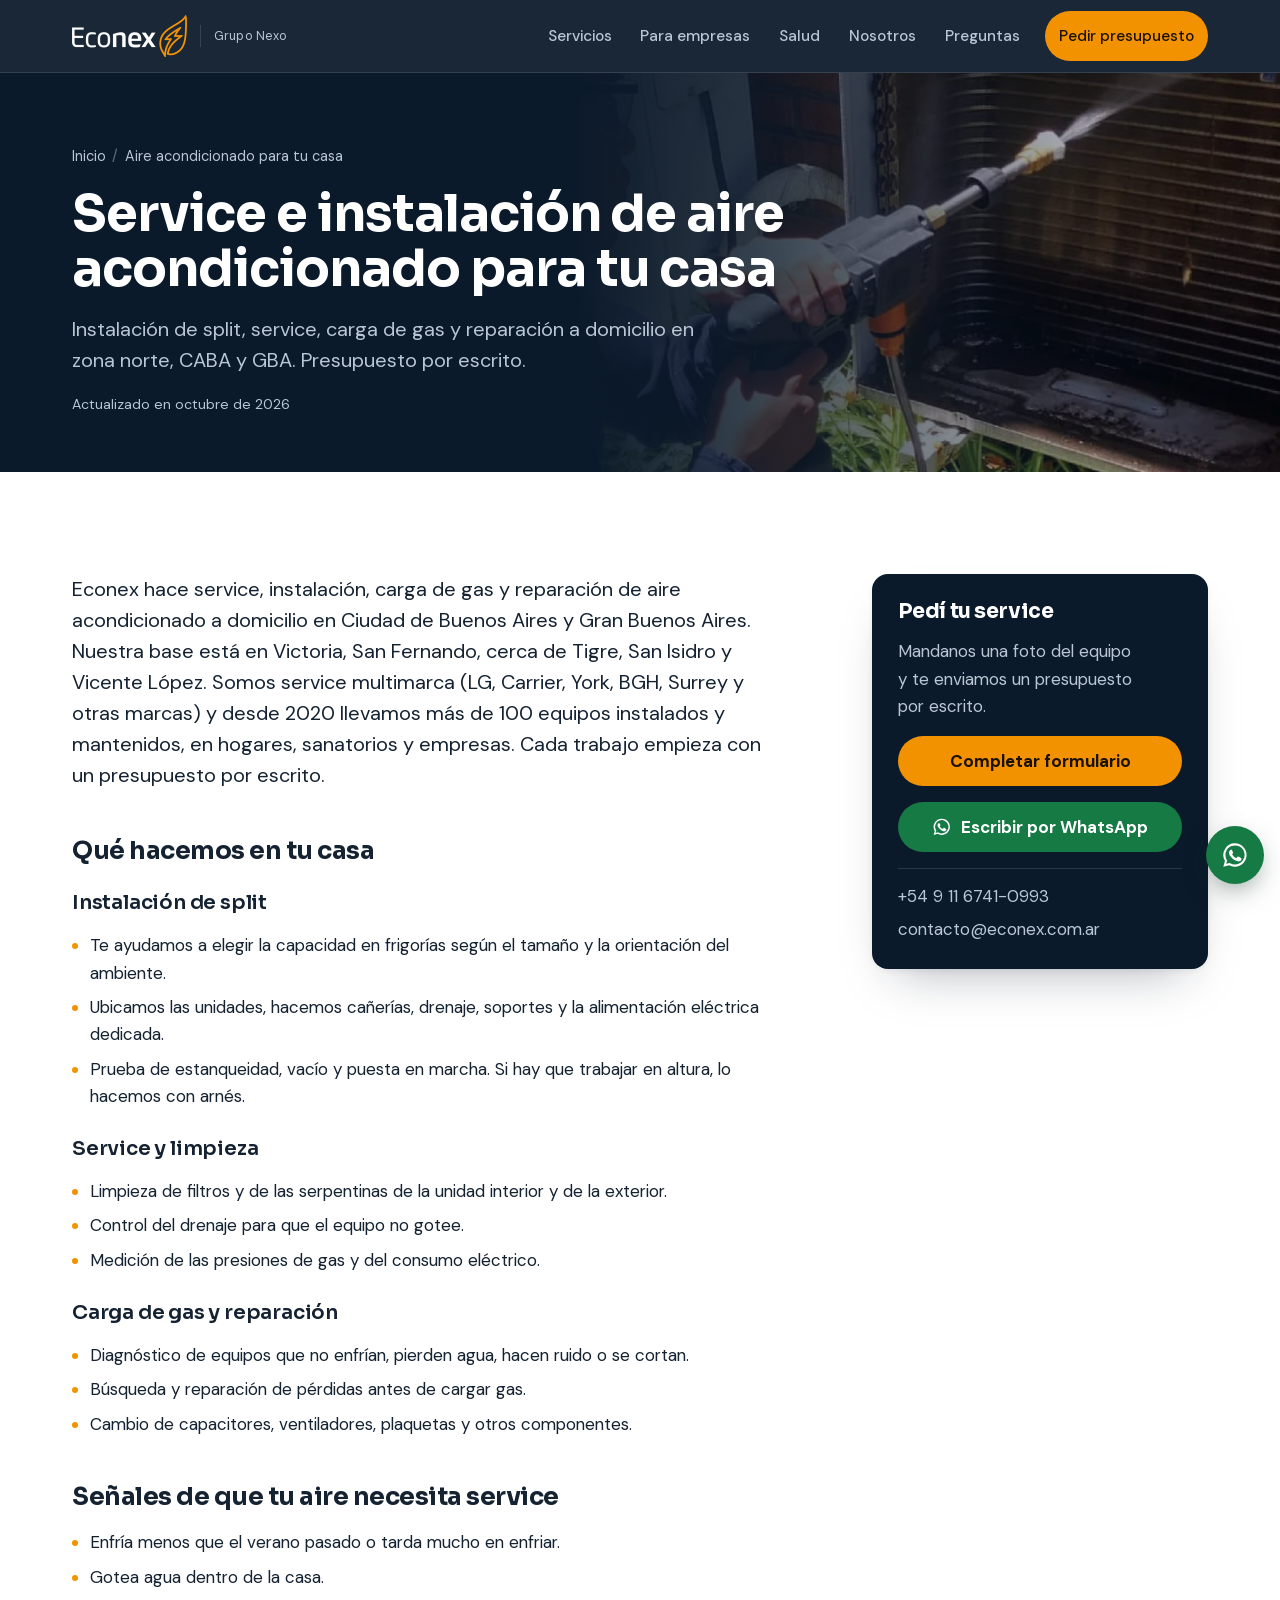
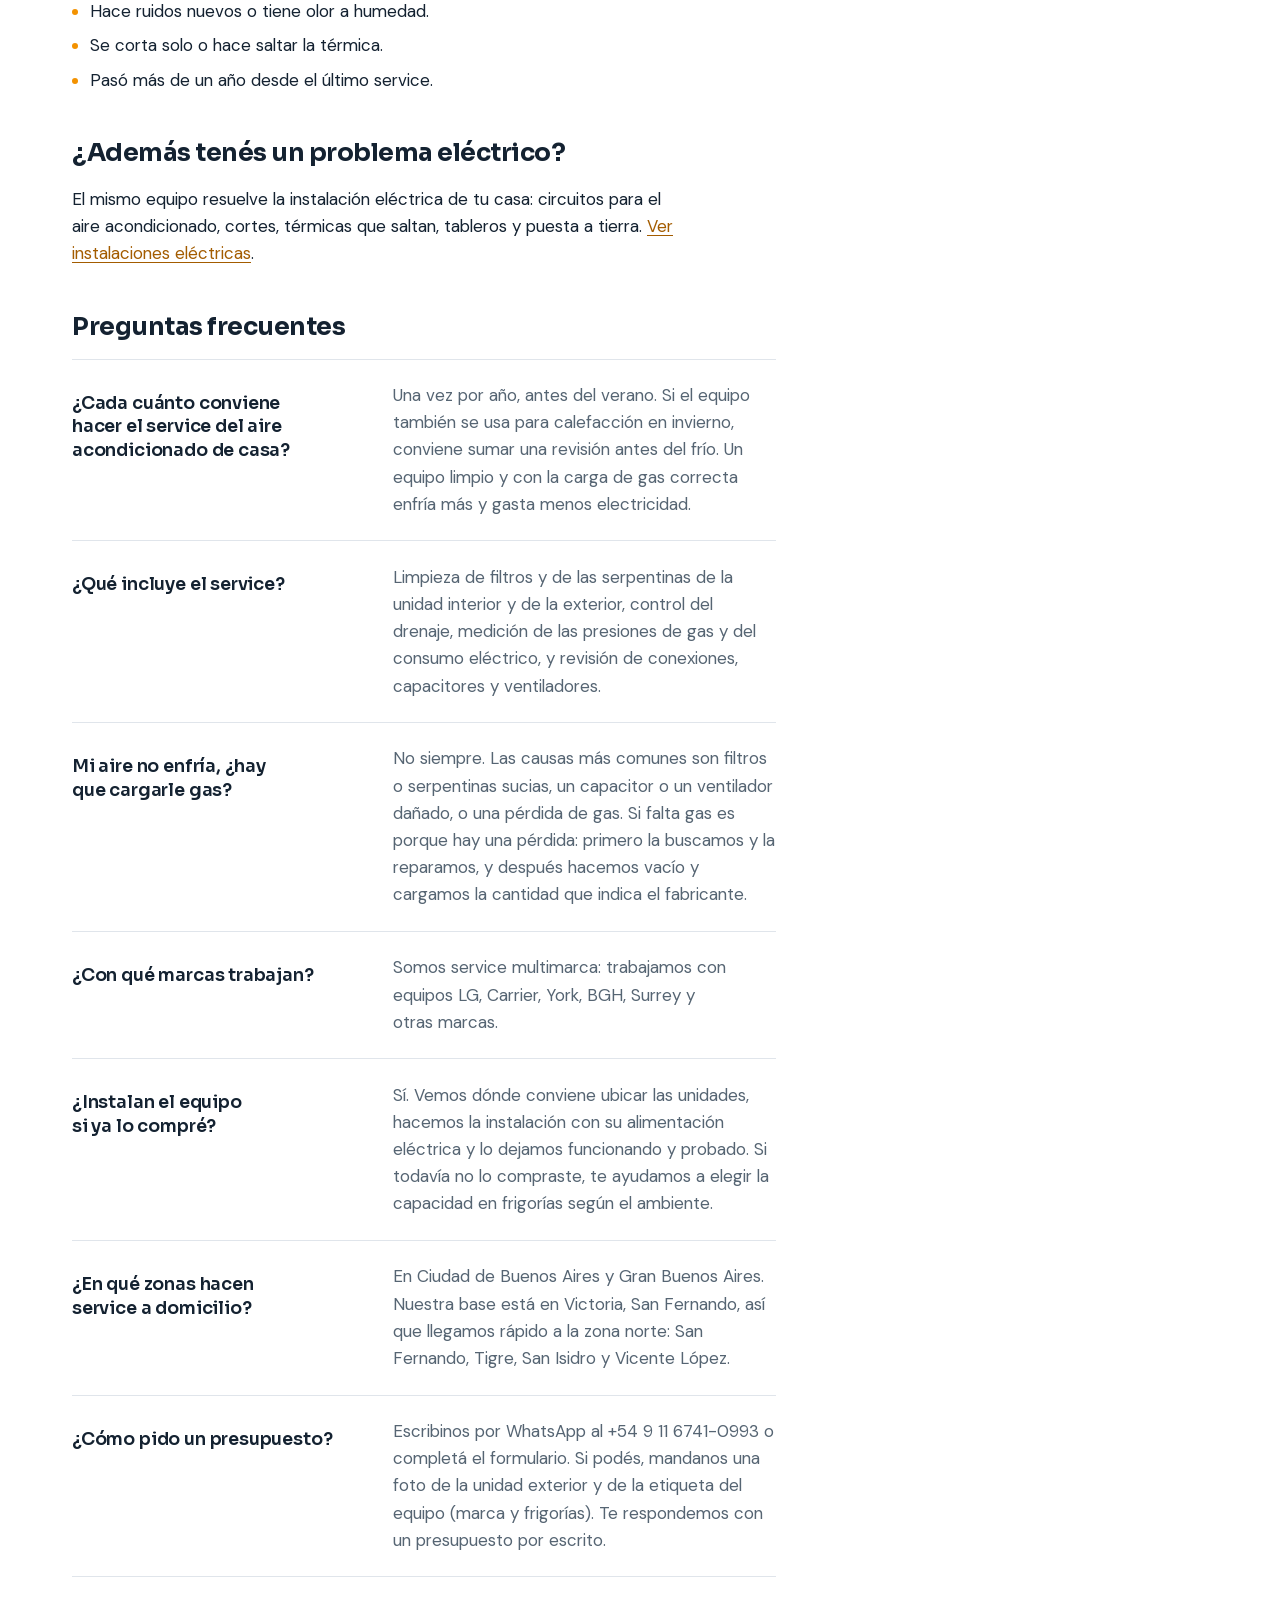
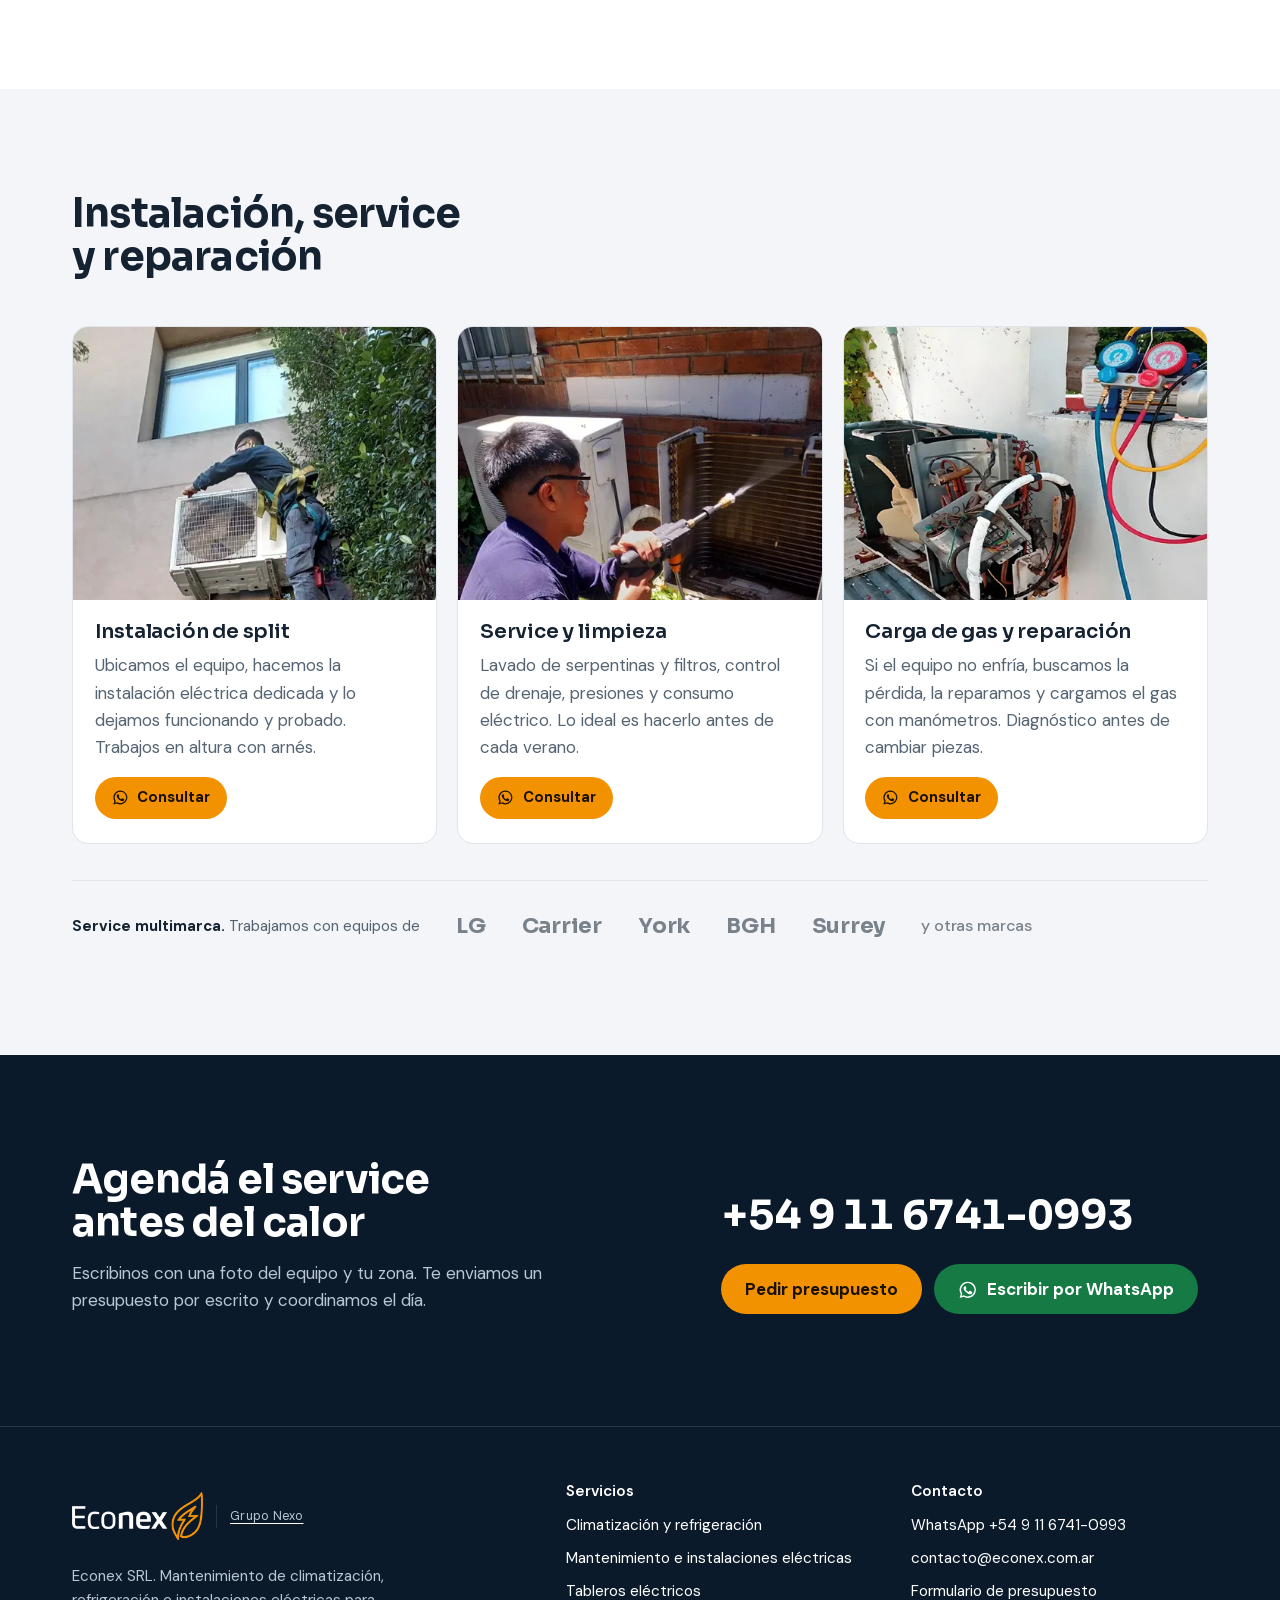
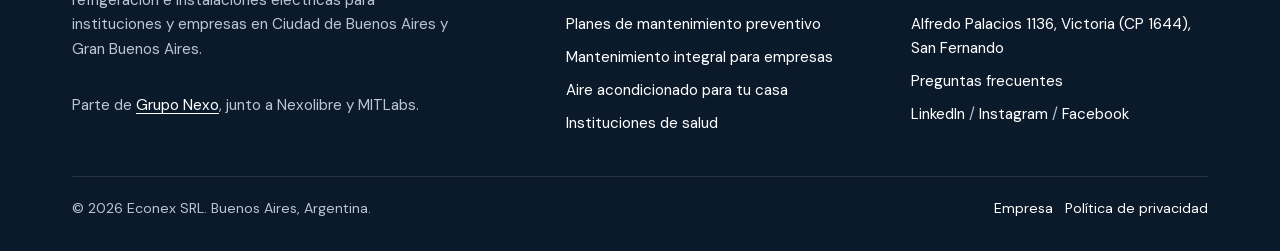
<file: aire-acondicionado-hogar.html>
<!doctype html>
<html lang="es-AR">
<head>
<!-- Google Tag Manager -->
<script>(function(w,d,s,l,i){w[l]=w[l]||[];w[l].push({'gtm.start':
new Date().getTime(),event:'gtm.js'});var f=d.getElementsByTagName(s)[0],
j=d.createElement(s),dl=l!='dataLayer'?'&l='+l:'';j.async=true;j.src=
'https://www.googletagmanager.com/gtm.js?id='+i+dl;f.parentNode.insertBefore(j,f);
})(window,document,'script','dataLayer','GTM-N4XM5SFN');</script>
<!-- End Google Tag Manager -->
<meta charset="utf-8">
<!-- Google tag (gtag.js) -->
<script async src="https://www.googletagmanager.com/gtag/js?id=G-8FJ1DMCTJG"></script>
<script>
  window.dataLayer = window.dataLayer || [];
  function gtag(){dataLayer.push(arguments);}
  gtag('js', new Date());

  gtag('config', 'G-8FJ1DMCTJG');
</script>
<meta name="viewport" content="width=device-width, initial-scale=1, viewport-fit=cover">
<title>Service de aire acondicionado a domicilio | Econex</title>
<meta name="description" content="Service, instalación de split, carga de gas y reparación de aire acondicionado para tu casa en zona norte, CABA y GBA. Multimarca. Presupuesto por escrito.">
<link rel="canonical" href="https://econex.com.ar/aire-acondicionado-hogar.html">
<meta name="robots" content="index, follow, max-image-preview:large, max-snippet:-1">
<meta name="theme-color" content="#0b1a2b">
<meta name="geo.region" content="AR-B">
<meta name="geo.placename" content="Buenos Aires">
<meta property="og:locale" content="es_AR">
<meta property="og:type" content="website">
<meta property="og:site_name" content="Econex">
<meta property="og:title" content="Service de aire acondicionado a domicilio | Econex">
<meta property="og:description" content="Service, instalación de split, carga de gas y reparación de aire acondicionado para tu casa en zona norte, CABA y GBA. Multimarca. Presupuesto por escrito.">
<meta property="og:url" content="https://econex.com.ar/aire-acondicionado-hogar.html">
<meta property="og:image" content="https://econex.com.ar/assets/img/og-econex.jpg">
<meta property="og:image:alt" content="Econex: climatización, refrigeración y electricidad para instituciones y empresas">
<meta property="og:image:width" content="1200">
<meta property="og:image:height" content="630">
<meta name="twitter:card" content="summary_large_image">
<link rel="icon" href="favicon.ico" sizes="32x32">
<link rel="icon" href="favicon.svg" type="image/svg+xml">
<link rel="apple-touch-icon" href="assets/img/apple-touch-icon.png">
<link rel="manifest" href="site.webmanifest">
<link rel="preload" href="assets/fonts/sora.woff2" as="font" type="font/woff2" crossorigin>
<link rel="preload" href="assets/fonts/dm-sans.woff2" as="font" type="font/woff2" crossorigin>
<link rel="stylesheet" href="assets/css/styles.css">
<link rel="alternate" type="text/plain" title="Resumen para asistentes de IA" href="llms.txt">
<script type="application/ld+json">{"@context": "https://schema.org", "@type": "Service", "name": "Service e instalación de aire acondicionado para hogares", "serviceType": ["Service de aire acondicionado", "Instalación de split", "Carga de gas refrigerante", "Reparación de aire acondicionado"], "provider": {"@id": "https://econex.com.ar/#organizacion"}, "areaServed": ["Ciudad Autónoma de Buenos Aires", "Gran Buenos Aires", "San Fernando", "Tigre", "San Isidro", "Vicente López"], "audience": {"@type": "PeopleAudience", "audienceType": "Hogares y particulares"}, "brand": [{"@type": "Brand", "name": "LG"}, {"@type": "Brand", "name": "Carrier"}, {"@type": "Brand", "name": "York"}, {"@type": "Brand", "name": "BGH"}, {"@type": "Brand", "name": "Surrey"}], "url": "https://econex.com.ar/aire-acondicionado-hogar.html", "image": ["https://econex.com.ar/assets/img/trabajos/instalacion-unidad-exterior-con-arnes-720.webp", "https://econex.com.ar/assets/img/trabajos/lavado-serpentina-unidad-exterior-960.webp", "https://econex.com.ar/assets/img/trabajos/carga-gas-refrigerante-manometros-1605.webp"], "description": "Service, instalación de split, carga de gas y reparación de aire acondicionado a domicilio, multimarca, con presupuesto por escrito."}</script>
<script type="application/ld+json">{"@context": "https://schema.org", "@type": "FAQPage", "mainEntity": [{"@type": "Question", "name": "¿Cada cuánto conviene hacer el service del aire acondicionado de casa?", "acceptedAnswer": {"@type": "Answer", "text": "Una vez por año, antes del verano. Si el equipo también se usa para calefacción en invierno, conviene sumar una revisión antes del frío. Un equipo limpio y con la carga de gas correcta enfría más y gasta menos electricidad."}}, {"@type": "Question", "name": "¿Qué incluye el service?", "acceptedAnswer": {"@type": "Answer", "text": "Limpieza de filtros y de las serpentinas de la unidad interior y de la exterior, control del drenaje, medición de las presiones de gas y del consumo eléctrico, y revisión de conexiones, capacitores y ventiladores."}}, {"@type": "Question", "name": "Mi aire no enfría, ¿hay que cargarle gas?", "acceptedAnswer": {"@type": "Answer", "text": "No siempre. Las causas más comunes son filtros o serpentinas sucias, un capacitor o un ventilador dañado, o una pérdida de gas. Si falta gas es porque hay una pérdida: primero la buscamos y la reparamos, y después hacemos vacío y cargamos la cantidad que indica el fabricante."}}, {"@type": "Question", "name": "¿Con qué marcas trabajan?", "acceptedAnswer": {"@type": "Answer", "text": "Somos service multimarca: trabajamos con equipos LG, Carrier, York, BGH, Surrey y otras marcas."}}, {"@type": "Question", "name": "¿Instalan el equipo si ya lo compré?", "acceptedAnswer": {"@type": "Answer", "text": "Sí. Vemos dónde conviene ubicar las unidades, hacemos la instalación con su alimentación eléctrica y lo dejamos funcionando y probado. Si todavía no lo compraste, te ayudamos a elegir la capacidad en frigorías según el ambiente."}}, {"@type": "Question", "name": "¿En qué zonas hacen service a domicilio?", "acceptedAnswer": {"@type": "Answer", "text": "En Ciudad de Buenos Aires y Gran Buenos Aires. Nuestra base está en Victoria, San Fernando, así que llegamos rápido a la zona norte: San Fernando, Tigre, San Isidro y Vicente López."}}, {"@type": "Question", "name": "¿Cómo pido un presupuesto?", "acceptedAnswer": {"@type": "Answer", "text": "Escribinos por WhatsApp al +54 9 11 6741-0993 o completá el formulario. Si podés, mandanos una foto de la unidad exterior y de la etiqueta del equipo (marca y frigorías). Te respondemos con un presupuesto por escrito."}}]}</script>
<script type="application/ld+json">{"@context": "https://schema.org", "@type": "BreadcrumbList", "itemListElement": [{"@type": "ListItem", "position": 1, "name": "Inicio", "item": "https://econex.com.ar/"}, {"@type": "ListItem", "position": 2, "name": "Aire acondicionado para tu casa", "item": "https://econex.com.ar/aire-acondicionado-hogar.html"}]}</script>
<script type="application/ld+json">{"@context": "https://schema.org", "@type": "WebPage", "url": "https://econex.com.ar/aire-acondicionado-hogar.html", "name": "Service de aire acondicionado a domicilio | Econex", "inLanguage": "es-AR", "isPartOf": {"@id": "https://econex.com.ar/#sitio"}, "about": {"@id": "https://econex.com.ar/#organizacion"}, "dateModified": "2026-10-27", "primaryImageOfPage": "https://econex.com.ar/assets/img/trabajos/limpieza-condensadora-aire-acondicionado-1667.webp"}</script>
</head>
<body>
<!-- Google Tag Manager (noscript) -->
<noscript><iframe src="https://www.googletagmanager.com/ns.html?id=GTM-N4XM5SFN"
height="0" width="0" style="display:none;visibility:hidden"></iframe></noscript>
<!-- End Google Tag Manager (noscript) -->
<a class="skip" href="#contenido">Saltar al contenido</a>
<header class="site-header">
  <div class="wrap">
    <a class="brand" href="/" aria-label="Econex, inicio"><img class="brand-logo" src="assets/img/logo-econex.webp" srcset="assets/img/logo-econex.webp 2x, assets/img/logo-econex-3x.webp 3x" width="115" height="42" alt=""><span class="brand-sub">Grupo Nexo</span></a>
    <button class="nav-toggle" type="button" aria-expanded="false" aria-controls="nav">Menú</button>
    <nav class="nav" id="nav" aria-label="Principal">
      <a href="servicios.html">Servicios</a>
      <a href="mantenimiento-integral-tercerizado.html">Para empresas</a>
      <a href="instituciones-de-salud.html">Salud</a>
      <a href="empresa.html">Nosotros</a>
      <a href="preguntas-frecuentes.html">Preguntas</a>
      <a class="btn btn-primary" href="contacto.html">Pedir presupuesto</a>
    </nav>
  </div>
</header>
<main id="contenido">

<section class="page-hero has-img"><figure class="photo ph-bg"><img src="assets/img/trabajos/limpieza-condensadora-aire-acondicionado-800.webp" srcset="assets/img/trabajos/limpieza-condensadora-aire-acondicionado-480.webp 480w, assets/img/trabajos/limpieza-condensadora-aire-acondicionado-800.webp 800w, assets/img/trabajos/limpieza-condensadora-aire-acondicionado-1200.webp 1200w, assets/img/trabajos/limpieza-condensadora-aire-acondicionado-1667.webp 1667w" sizes="(max-width: 820px) 110vw, 55vw" width="1667" height="1668" alt="" fetchpriority="high" decoding="async"></figure><div class="wrap">
  <nav aria-label="Ruta"><ol class="crumbs"><li><a href="/">Inicio</a></li><li aria-current="page">Aire acondicionado para tu casa</li></ol></nav>
  <h1>Service e instalación de aire acondicionado para tu casa</h1>
  <p class="lead">Instalación de split, service, carga de gas y reparación a domicilio en zona norte, CABA y GBA. Presupuesto por escrito.</p>
  <p class="updated">Actualizado en octubre de 2026</p>
</div></section>
<section class="section"><div class="wrap split">
  <article class="prose">
    <p class="answer-first">Econex hace service, instalación, carga de gas y reparación de aire acondicionado a domicilio en Ciudad de Buenos Aires y Gran Buenos Aires. Nuestra base está en Victoria, San Fernando, cerca de Tigre, San Isidro y Vicente López. Somos service multimarca (LG, Carrier, York, BGH, Surrey y otras marcas) y desde 2020 llevamos más de 100 equipos instalados y mantenidos, en hogares, sanatorios y empresas. Cada trabajo empieza con un presupuesto por escrito.</p>
    <h2>Qué hacemos en tu casa</h2>
    <h3>Instalación de split</h3>
    <ul><li>Te ayudamos a elegir la capacidad en frigorías según el tamaño y la orientación del ambiente.</li><li>Ubicamos las unidades, hacemos cañerías, drenaje, soportes y la alimentación eléctrica dedicada.</li><li>Prueba de estanqueidad, vacío y puesta en marcha. Si hay que trabajar en altura, lo hacemos con arnés.</li></ul>
    <h3>Service y limpieza</h3>
    <ul><li>Limpieza de filtros y de las serpentinas de la unidad interior y de la exterior.</li><li>Control del drenaje para que el equipo no gotee.</li><li>Medición de las presiones de gas y del consumo eléctrico.</li></ul>
    <h3>Carga de gas y reparación</h3>
    <ul><li>Diagnóstico de equipos que no enfrían, pierden agua, hacen ruido o se cortan.</li><li>Búsqueda y reparación de pérdidas antes de cargar gas.</li><li>Cambio de capacitores, ventiladores, plaquetas y otros componentes.</li></ul>
    <h2>Señales de que tu aire necesita service</h2>
    <ul><li>Enfría menos que el verano pasado o tarda mucho en enfriar.</li><li>Gotea agua dentro de la casa.</li><li>Hace ruidos nuevos o tiene olor a humedad.</li><li>Se corta solo o hace saltar la térmica.</li><li>Pasó más de un año desde el último service.</li></ul>
    <h2>¿Además tenés un problema eléctrico?</h2>
    <p>El mismo equipo resuelve la instalación eléctrica de tu casa: circuitos para el aire acondicionado, cortes, térmicas que saltan, tableros y puesta a tierra. <a href="servicios/mantenimiento-electrico.html">Ver instalaciones eléctricas</a>.</p>
    <h2>Preguntas frecuentes</h2>
    <div class="qa"><div><h3>¿Cada cuánto conviene hacer el service del aire acondicionado de casa?</h3><p>Una vez por año, antes del verano. Si el equipo también se usa para calefacción en invierno, conviene sumar una revisión antes del frío. Un equipo limpio y con la carga de gas correcta enfría más y gasta menos electricidad.</p></div><div><h3>¿Qué incluye el service?</h3><p>Limpieza de filtros y de las serpentinas de la unidad interior y de la exterior, control del drenaje, medición de las presiones de gas y del consumo eléctrico, y revisión de conexiones, capacitores y ventiladores.</p></div><div><h3>Mi aire no enfría, ¿hay que cargarle gas?</h3><p>No siempre. Las causas más comunes son filtros o serpentinas sucias, un capacitor o un ventilador dañado, o una pérdida de gas. Si falta gas es porque hay una pérdida: primero la buscamos y la reparamos, y después hacemos vacío y cargamos la cantidad que indica el fabricante.</p></div><div><h3>¿Con qué marcas trabajan?</h3><p>Somos service multimarca: trabajamos con equipos LG, Carrier, York, BGH, Surrey y otras marcas.</p></div><div><h3>¿Instalan el equipo si ya lo compré?</h3><p>Sí. Vemos dónde conviene ubicar las unidades, hacemos la instalación con su alimentación eléctrica y lo dejamos funcionando y probado. Si todavía no lo compraste, te ayudamos a elegir la capacidad en frigorías según el ambiente.</p></div><div><h3>¿En qué zonas hacen service a domicilio?</h3><p>En Ciudad de Buenos Aires y Gran Buenos Aires. Nuestra base está en Victoria, San Fernando, así que llegamos rápido a la zona norte: San Fernando, Tigre, San Isidro y Vicente López.</p></div><div><h3>¿Cómo pido un presupuesto?</h3><p>Escribinos por WhatsApp al <span class="nowrap">+54 9 11 6741-0993</span> o completá el formulario. Si podés, mandanos una foto de la unidad exterior y de la etiqueta del equipo (marca y frigorías). Te respondemos con un presupuesto por escrito.</p></div></div>
  </article>
  <aside class="aside">
    <h2>Pedí tu service</h2>
    <p class="muted">Mandanos una foto del equipo y te enviamos un presupuesto por escrito.</p>
    <a class="btn btn-primary" href="contacto.html">Completar formulario</a>
    <a class="btn btn-wa" href="https://wa.me/5491167410993?text=Hola%20Econex%2C%20quiero%20pedir%20un%20service%20de%20aire%20acondicionado." rel="noopener" target="_blank"><svg viewBox="0 0 24 24" fill="currentColor" aria-hidden="true"><path d="M12 2a10 10 0 0 0-8.6 15.1L2 22l5-1.3A10 10 0 1 0 12 2Zm0 18.2a8.2 8.2 0 0 1-4.2-1.2l-.3-.2-3 .8.8-2.9-.2-.3A8.2 8.2 0 1 1 12 20.2Zm4.5-6.1c-.2-.1-1.5-.7-1.7-.8-.2-.1-.4-.1-.6.1l-.8 1c-.1.2-.3.2-.5.1a6.7 6.7 0 0 1-3.3-2.9c-.3-.4.3-.4.7-1.4.1-.2 0-.3 0-.4l-.8-1.8c-.2-.5-.4-.4-.6-.4h-.5a1 1 0 0 0-.7.3 3 3 0 0 0-.9 2.2 5.2 5.2 0 0 0 1.1 2.7 11.8 11.8 0 0 0 4.5 4c1.7.7 2.3.8 3.2.6a2.7 2.7 0 0 0 1.8-1.2 2.2 2.2 0 0 0 .1-1.3c0-.1-.2-.2-.5-.3Z"/></svg> Escribir por WhatsApp</a>
    <ul><li class="mono">+54 9 11 6741-0993</li><li class="mono">contacto@econex.com.ar</li></ul>
  </aside>
</div></section>
<section class="section sunk"><div class="wrap">
  <div class="section-head wide"><h2>Instalación, service y reparación</h2></div>
  <div class="ac-cards"><article class="ac-card"><figure class="photo ac-photo"><img src="assets/img/trabajos/instalacion-unidad-exterior-con-arnes-720.webp" srcset="assets/img/trabajos/instalacion-unidad-exterior-con-arnes-480.webp 480w, assets/img/trabajos/instalacion-unidad-exterior-con-arnes-720.webp 720w" sizes="(max-width: 820px) 100vw, 24rem" width="720" height="554" alt="Técnico de Econex con arnés instalando una unidad exterior de aire acondicionado en altura" loading="lazy" decoding="async"></figure><div class="ac-body"><h3>Instalación de split</h3><p>Ubicamos el equipo, hacemos la instalación eléctrica dedicada y lo dejamos funcionando y probado. Trabajos en altura con arnés.</p><div class="ac-ctas"><a class="btn btn-small btn-primary" href="https://wa.me/5491167410993?text=Hola%20Econex%2C%20quiero%20instalar%20un%20aire%20acondicionado." rel="noopener" target="_blank"><svg viewBox="0 0 24 24" fill="currentColor" aria-hidden="true"><path d="M12 2a10 10 0 0 0-8.6 15.1L2 22l5-1.3A10 10 0 1 0 12 2Zm0 18.2a8.2 8.2 0 0 1-4.2-1.2l-.3-.2-3 .8.8-2.9-.2-.3A8.2 8.2 0 1 1 12 20.2Zm4.5-6.1c-.2-.1-1.5-.7-1.7-.8-.2-.1-.4-.1-.6.1l-.8 1c-.1.2-.3.2-.5.1a6.7 6.7 0 0 1-3.3-2.9c-.3-.4.3-.4.7-1.4.1-.2 0-.3 0-.4l-.8-1.8c-.2-.5-.4-.4-.6-.4h-.5a1 1 0 0 0-.7.3 3 3 0 0 0-.9 2.2 5.2 5.2 0 0 0 1.1 2.7 11.8 11.8 0 0 0 4.5 4c1.7.7 2.3.8 3.2.6a2.7 2.7 0 0 0 1.8-1.2 2.2 2.2 0 0 0 .1-1.3c0-.1-.2-.2-.5-.3Z"/></svg> Consultar</a></div></div></article><article class="ac-card"><figure class="photo ac-photo"><img src="assets/img/trabajos/lavado-serpentina-unidad-exterior-800.webp" srcset="assets/img/trabajos/lavado-serpentina-unidad-exterior-480.webp 480w, assets/img/trabajos/lavado-serpentina-unidad-exterior-800.webp 800w, assets/img/trabajos/lavado-serpentina-unidad-exterior-960.webp 960w" sizes="(max-width: 820px) 100vw, 24rem" width="960" height="1280" alt="Técnico de Econex lavando la serpentina de una unidad exterior de aire acondicionado" loading="lazy" decoding="async"></figure><div class="ac-body"><h3>Service y limpieza</h3><p>Lavado de serpentinas y filtros, control de drenaje, presiones y consumo eléctrico. Lo ideal es hacerlo antes de cada verano.</p><div class="ac-ctas"><a class="btn btn-small btn-primary" href="https://wa.me/5491167410993?text=Hola%20Econex%2C%20quiero%20pedir%20un%20service%20de%20aire%20acondicionado." rel="noopener" target="_blank"><svg viewBox="0 0 24 24" fill="currentColor" aria-hidden="true"><path d="M12 2a10 10 0 0 0-8.6 15.1L2 22l5-1.3A10 10 0 1 0 12 2Zm0 18.2a8.2 8.2 0 0 1-4.2-1.2l-.3-.2-3 .8.8-2.9-.2-.3A8.2 8.2 0 1 1 12 20.2Zm4.5-6.1c-.2-.1-1.5-.7-1.7-.8-.2-.1-.4-.1-.6.1l-.8 1c-.1.2-.3.2-.5.1a6.7 6.7 0 0 1-3.3-2.9c-.3-.4.3-.4.7-1.4.1-.2 0-.3 0-.4l-.8-1.8c-.2-.5-.4-.4-.6-.4h-.5a1 1 0 0 0-.7.3 3 3 0 0 0-.9 2.2 5.2 5.2 0 0 0 1.1 2.7 11.8 11.8 0 0 0 4.5 4c1.7.7 2.3.8 3.2.6a2.7 2.7 0 0 0 1.8-1.2 2.2 2.2 0 0 0 .1-1.3c0-.1-.2-.2-.5-.3Z"/></svg> Consultar</a></div></div></article><article class="ac-card"><figure class="photo ac-photo"><img src="assets/img/trabajos/carga-gas-refrigerante-manometros-800.webp" srcset="assets/img/trabajos/carga-gas-refrigerante-manometros-480.webp 480w, assets/img/trabajos/carga-gas-refrigerante-manometros-800.webp 800w, assets/img/trabajos/carga-gas-refrigerante-manometros-1200.webp 1200w, assets/img/trabajos/carga-gas-refrigerante-manometros-1605.webp 1605w" sizes="(max-width: 820px) 100vw, 24rem" width="1605" height="1214" alt="Manómetros conectados a una unidad exterior durante la carga de gas refrigerante" loading="lazy" decoding="async"></figure><div class="ac-body"><h3>Carga de gas y reparación</h3><p>Si el equipo no enfría, buscamos la pérdida, la reparamos y cargamos el gas con manómetros. Diagnóstico antes de cambiar piezas.</p><div class="ac-ctas"><a class="btn btn-small btn-primary" href="https://wa.me/5491167410993?text=Hola%20Econex%2C%20mi%20aire%20acondicionado%20no%20enfr%C3%ADa." rel="noopener" target="_blank"><svg viewBox="0 0 24 24" fill="currentColor" aria-hidden="true"><path d="M12 2a10 10 0 0 0-8.6 15.1L2 22l5-1.3A10 10 0 1 0 12 2Zm0 18.2a8.2 8.2 0 0 1-4.2-1.2l-.3-.2-3 .8.8-2.9-.2-.3A8.2 8.2 0 1 1 12 20.2Zm4.5-6.1c-.2-.1-1.5-.7-1.7-.8-.2-.1-.4-.1-.6.1l-.8 1c-.1.2-.3.2-.5.1a6.7 6.7 0 0 1-3.3-2.9c-.3-.4.3-.4.7-1.4.1-.2 0-.3 0-.4l-.8-1.8c-.2-.5-.4-.4-.6-.4h-.5a1 1 0 0 0-.7.3 3 3 0 0 0-.9 2.2 5.2 5.2 0 0 0 1.1 2.7 11.8 11.8 0 0 0 4.5 4c1.7.7 2.3.8 3.2.6a2.7 2.7 0 0 0 1.8-1.2 2.2 2.2 0 0 0 .1-1.3c0-.1-.2-.2-.5-.3Z"/></svg> Consultar</a></div></div></article></div>
  <div class="brands"><p><strong>Service multimarca.</strong> Trabajamos con equipos de</p><ul><li>LG</li><li>Carrier</li><li>York</li><li>BGH</li><li>Surrey</li><li class="more">y otras marcas</li></ul></div>
</div></section>
<section class="section cta-dark"><div class="wrap closing">
  <div><h2>Agendá el service antes del calor</h2><p>Escribinos con una foto del equipo y tu zona. Te enviamos un presupuesto por escrito y coordinamos el día.</p></div>
  <div class="contact-direct">
    <a class="phone" href="tel:+5491167410993">+54 9 11 6741-0993</a>
    <div class="btn-row"><a class="btn btn-primary" href="contacto.html">Pedir presupuesto</a><a class="btn btn-wa" href="https://wa.me/5491167410993?text=Hola%20Econex%2C%20quiero%20pedir%20un%20presupuesto." rel="noopener" target="_blank"><svg viewBox="0 0 24 24" fill="currentColor" aria-hidden="true"><path d="M12 2a10 10 0 0 0-8.6 15.1L2 22l5-1.3A10 10 0 1 0 12 2Zm0 18.2a8.2 8.2 0 0 1-4.2-1.2l-.3-.2-3 .8.8-2.9-.2-.3A8.2 8.2 0 1 1 12 20.2Zm4.5-6.1c-.2-.1-1.5-.7-1.7-.8-.2-.1-.4-.1-.6.1l-.8 1c-.1.2-.3.2-.5.1a6.7 6.7 0 0 1-3.3-2.9c-.3-.4.3-.4.7-1.4.1-.2 0-.3 0-.4l-.8-1.8c-.2-.5-.4-.4-.6-.4h-.5a1 1 0 0 0-.7.3 3 3 0 0 0-.9 2.2 5.2 5.2 0 0 0 1.1 2.7 11.8 11.8 0 0 0 4.5 4c1.7.7 2.3.8 3.2.6a2.7 2.7 0 0 0 1.8-1.2 2.2 2.2 0 0 0 .1-1.3c0-.1-.2-.2-.5-.3Z"/></svg> Escribir por WhatsApp</a></div>
  </div>
</div></section>
</main>
<footer class="site-footer">
  <div class="wrap">
    <div class="foot-grid">
      <div class="foot-about">
        <a class="brand" href="/"><img class="brand-logo" src="assets/img/logo-econex.webp" srcset="assets/img/logo-econex.webp 2x, assets/img/logo-econex-3x.webp 3x" width="115" height="42" alt="Econex"><span class="brand-sub">Grupo Nexo</span></a>
        <p>Econex SRL. Mantenimiento de climatización, refrigeración e instalaciones eléctricas para instituciones y empresas en Ciudad de Buenos Aires y Gran Buenos Aires.</p>
        <p>Parte de <a href="https://gruponexosoluciones.com" rel="noopener" target="_blank">Grupo Nexo</a>, junto a Nexolibre y MITLabs.</p>
      </div>
      <div><h2>Servicios</h2><ul><li><a href="servicios/climatizacion-y-refrigeracion.html">Climatización y refrigeración</a></li>
<li><a href="servicios/mantenimiento-electrico.html">Mantenimiento e instalaciones eléctricas</a></li>
<li><a href="servicios/tableros-electricos.html">Tableros eléctricos</a></li>
<li><a href="servicios/mantenimiento-preventivo.html">Planes de mantenimiento preventivo</a></li>
        <li><a href="mantenimiento-integral-tercerizado.html">Mantenimiento integral para empresas</a></li>
        <li><a href="aire-acondicionado-hogar.html">Aire acondicionado para tu casa</a></li>
        <li><a href="instituciones-de-salud.html">Instituciones de salud</a></li></ul></div>
      <div><h2>Contacto</h2><ul>
        <li><a href="https://wa.me/5491167410993?text=Hola%20Econex%2C%20quiero%20pedir%20un%20presupuesto." rel="noopener" target="_blank">WhatsApp +54 9 11 6741-0993</a></li>
        <li><a href="mailto:contacto@econex.com.ar">contacto@econex.com.ar</a></li>
        <li><a href="contacto.html">Formulario de presupuesto</a></li>
        <li><a href="https://maps.app.goo.gl/mrSBR9cGimJLiuqK8" rel="noopener" target="_blank">Alfredo Palacios 1136, Victoria (CP 1644), San Fernando</a></li>
        <li><a href="preguntas-frecuentes.html">Preguntas frecuentes</a></li>
        <li><a href="https://www.linkedin.com/company/econex-electro" rel="noopener" target="_blank">LinkedIn</a> / <a href="https://www.instagram.com/econex_srl" rel="noopener" target="_blank">Instagram</a> / <a href="https://www.facebook.com/people/Econexsrl/61553557221241" rel="noopener" target="_blank">Facebook</a></li></ul></div>
    </div>
    <div class="foot-bottom"><span>© 2026 Econex SRL. Buenos Aires, Argentina.</span><span><a href="empresa.html">Empresa</a>&nbsp;&nbsp;&nbsp;<a href="privacidad.html">Política de privacidad</a></span></div>
  </div>
</footer>
<a class="wa-float" href="https://wa.me/5491167410993?text=Hola%20Econex%2C%20quiero%20pedir%20un%20presupuesto." rel="noopener" target="_blank" aria-label="Escribinos por WhatsApp"><svg viewBox="0 0 24 24" fill="currentColor" aria-hidden="true"><path d="M12 2a10 10 0 0 0-8.6 15.1L2 22l5-1.3A10 10 0 1 0 12 2Zm0 18.2a8.2 8.2 0 0 1-4.2-1.2l-.3-.2-3 .8.8-2.9-.2-.3A8.2 8.2 0 1 1 12 20.2Zm4.5-6.1c-.2-.1-1.5-.7-1.7-.8-.2-.1-.4-.1-.6.1l-.8 1c-.1.2-.3.2-.5.1a6.7 6.7 0 0 1-3.3-2.9c-.3-.4.3-.4.7-1.4.1-.2 0-.3 0-.4l-.8-1.8c-.2-.5-.4-.4-.6-.4h-.5a1 1 0 0 0-.7.3 3 3 0 0 0-.9 2.2 5.2 5.2 0 0 0 1.1 2.7 11.8 11.8 0 0 0 4.5 4c1.7.7 2.3.8 3.2.6a2.7 2.7 0 0 0 1.8-1.2 2.2 2.2 0 0 0 .1-1.3c0-.1-.2-.2-.5-.3Z"/></svg></a>
<script src="assets/js/main.js" defer></script>
</body>
</html>
</file>
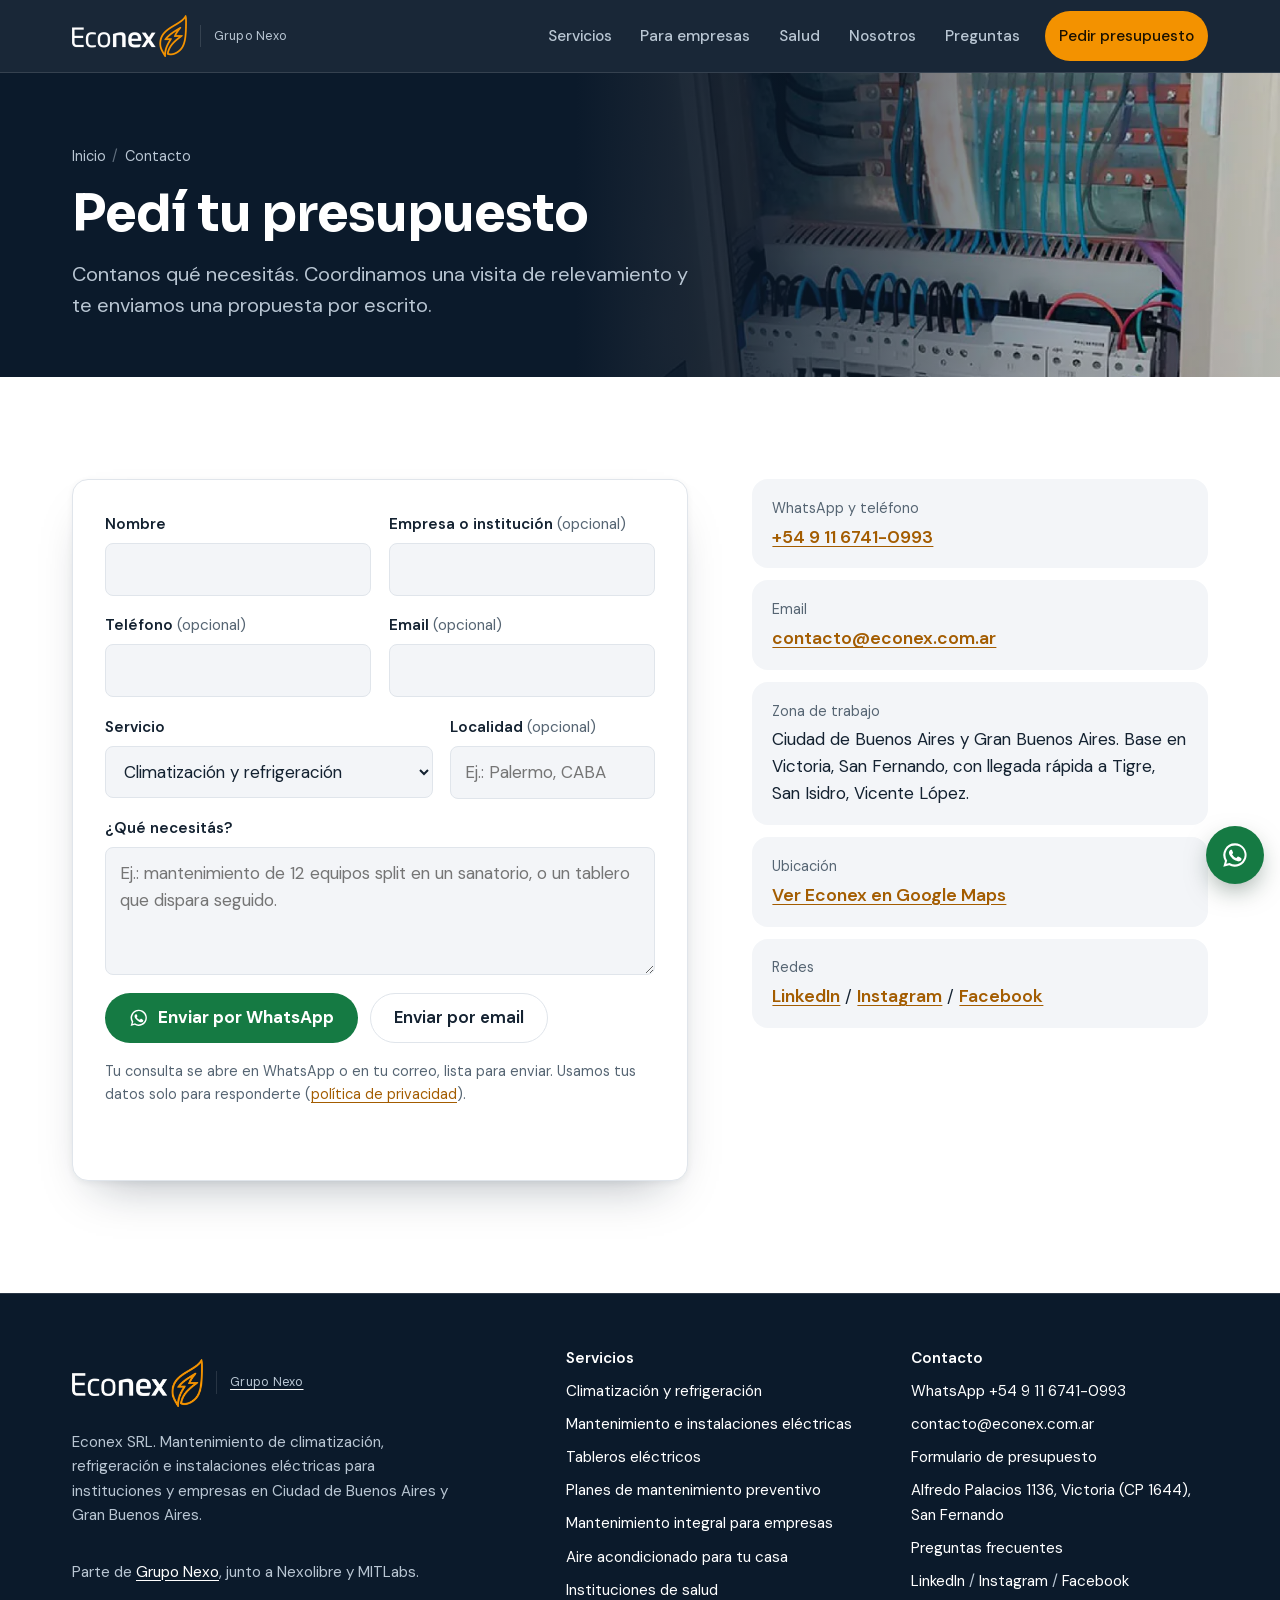
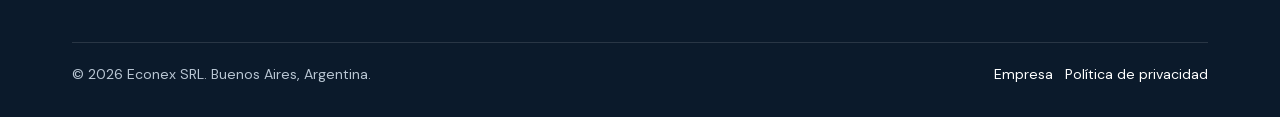
<file: contacto.html>
<!doctype html>
<html lang="es-AR">
<head>
<!-- Google Tag Manager -->
<script>(function(w,d,s,l,i){w[l]=w[l]||[];w[l].push({'gtm.start':
new Date().getTime(),event:'gtm.js'});var f=d.getElementsByTagName(s)[0],
j=d.createElement(s),dl=l!='dataLayer'?'&l='+l:'';j.async=true;j.src=
'https://www.googletagmanager.com/gtm.js?id='+i+dl;f.parentNode.insertBefore(j,f);
})(window,document,'script','dataLayer','GTM-N4XM5SFN');</script>
<!-- End Google Tag Manager -->
<meta charset="utf-8">
<!-- Google tag (gtag.js) -->
<script async src="https://www.googletagmanager.com/gtag/js?id=G-8FJ1DMCTJG"></script>
<script>
  window.dataLayer = window.dataLayer || [];
  function gtag(){dataLayer.push(arguments);}
  gtag('js', new Date());

  gtag('config', 'G-8FJ1DMCTJG');
</script>
<meta name="viewport" content="width=device-width, initial-scale=1, viewport-fit=cover">
<title>Pedí presupuesto de climatización y electricidad | Econex</title>
<meta name="description" content="Pedí presupuesto de mantenimiento de aire acondicionado, refrigeración, instalaciones eléctricas o tableros. WhatsApp +54 9 11 6741-0993, contacto@econex.com.ar.">
<link rel="canonical" href="https://econex.com.ar/contacto.html">
<meta name="robots" content="index, follow, max-image-preview:large, max-snippet:-1">
<meta name="theme-color" content="#0b1a2b">
<meta name="geo.region" content="AR-B">
<meta name="geo.placename" content="Buenos Aires">
<meta property="og:locale" content="es_AR">
<meta property="og:type" content="website">
<meta property="og:site_name" content="Econex">
<meta property="og:title" content="Pedí presupuesto de climatización y electricidad | Econex">
<meta property="og:description" content="Pedí presupuesto de mantenimiento de aire acondicionado, refrigeración, instalaciones eléctricas o tableros. WhatsApp +54 9 11 6741-0993, contacto@econex.com.ar.">
<meta property="og:url" content="https://econex.com.ar/contacto.html">
<meta property="og:image" content="https://econex.com.ar/assets/img/og-econex.jpg">
<meta property="og:image:alt" content="Econex: climatización, refrigeración y electricidad para instituciones y empresas">
<meta property="og:image:width" content="1200">
<meta property="og:image:height" content="630">
<meta name="twitter:card" content="summary_large_image">
<link rel="icon" href="favicon.ico" sizes="32x32">
<link rel="icon" href="favicon.svg" type="image/svg+xml">
<link rel="apple-touch-icon" href="assets/img/apple-touch-icon.png">
<link rel="manifest" href="site.webmanifest">
<link rel="preload" href="assets/fonts/sora.woff2" as="font" type="font/woff2" crossorigin>
<link rel="preload" href="assets/fonts/dm-sans.woff2" as="font" type="font/woff2" crossorigin>
<link rel="stylesheet" href="assets/css/styles.css">
<link rel="alternate" type="text/plain" title="Resumen para asistentes de IA" href="llms.txt">
<script type="application/ld+json">{"@context": "https://schema.org", "@type": "ContactPage", "url": "https://econex.com.ar/contacto.html", "about": {"@id": "https://econex.com.ar/#organizacion"}}</script>
<script type="application/ld+json">{"@context": "https://schema.org", "@type": "BreadcrumbList", "itemListElement": [{"@type": "ListItem", "position": 1, "name": "Inicio", "item": "https://econex.com.ar/"}, {"@type": "ListItem", "position": 2, "name": "Contacto", "item": "https://econex.com.ar/contacto.html"}]}</script>
<script type="application/ld+json">{"@context": "https://schema.org", "@type": "WebPage", "url": "https://econex.com.ar/contacto.html", "name": "Pedí presupuesto de climatización y electricidad | Econex", "inLanguage": "es-AR", "isPartOf": {"@id": "https://econex.com.ar/#sitio"}, "about": {"@id": "https://econex.com.ar/#organizacion"}, "dateModified": "2026-10-27", "primaryImageOfPage": "https://econex.com.ar/assets/img/trabajos/tablero-seccional-cableado-1605.webp"}</script>
</head>
<body>
<!-- Google Tag Manager (noscript) -->
<noscript><iframe src="https://www.googletagmanager.com/ns.html?id=GTM-N4XM5SFN"
height="0" width="0" style="display:none;visibility:hidden"></iframe></noscript>
<!-- End Google Tag Manager (noscript) -->
<a class="skip" href="#contenido">Saltar al contenido</a>
<header class="site-header">
  <div class="wrap">
    <a class="brand" href="/" aria-label="Econex, inicio"><img class="brand-logo" src="assets/img/logo-econex.webp" srcset="assets/img/logo-econex.webp 2x, assets/img/logo-econex-3x.webp 3x" width="115" height="42" alt=""><span class="brand-sub">Grupo Nexo</span></a>
    <button class="nav-toggle" type="button" aria-expanded="false" aria-controls="nav">Menú</button>
    <nav class="nav" id="nav" aria-label="Principal">
      <a href="servicios.html">Servicios</a>
      <a href="mantenimiento-integral-tercerizado.html">Para empresas</a>
      <a href="instituciones-de-salud.html">Salud</a>
      <a href="empresa.html">Nosotros</a>
      <a href="preguntas-frecuentes.html">Preguntas</a>
      <a class="btn btn-primary" href="contacto.html">Pedir presupuesto</a>
    </nav>
  </div>
</header>
<main id="contenido">

<section class="page-hero has-img"><figure class="photo ph-bg"><img src="assets/img/trabajos/tablero-seccional-cableado-800.webp" srcset="assets/img/trabajos/tablero-seccional-cableado-480.webp 480w, assets/img/trabajos/tablero-seccional-cableado-800.webp 800w, assets/img/trabajos/tablero-seccional-cableado-1200.webp 1200w, assets/img/trabajos/tablero-seccional-cableado-1605.webp 1605w" sizes="(max-width: 820px) 130vw, 55vw" width="1605" height="1214" alt="" fetchpriority="high" decoding="async"></figure><div class="wrap">
  <nav aria-label="Ruta"><ol class="crumbs"><li><a href="/">Inicio</a></li><li aria-current="page">Contacto</li></ol></nav>
  <h1>Pedí tu presupuesto</h1>
  <p class="lead">Contanos qué necesitás. Coordinamos una visita de relevamiento y te enviamos una propuesta por escrito.</p>
</div></section>
<section class="section"><div class="wrap contact-grid">
  <form class="quote" id="quote-form" novalidate>
    <div class="field-row">
      <div class="field"><label for="f-nombre">Nombre</label><input id="f-nombre" name="nombre" autocomplete="name" required aria-describedby="e-nombre"><span class="err" id="e-nombre"></span></div>
      <div class="field"><label for="f-empresa">Empresa o institución <span class="opt">(opcional)</span></label><input id="f-empresa" name="empresa" autocomplete="organization"></div>
    </div>
    <div class="field-row">
      <div class="field"><label for="f-tel">Teléfono <span class="opt">(opcional)</span></label><input id="f-tel" name="telefono" type="tel" autocomplete="tel"></div>
      <div class="field"><label for="f-email">Email <span class="opt">(opcional)</span></label><input id="f-email" name="email" type="email" autocomplete="email" aria-describedby="e-email"><span class="err" id="e-email"></span></div>
    </div>
    <div class="field-row svc-row">
      <div class="field"><label for="f-servicio">Servicio</label><select id="f-servicio" name="servicio" required><option>Climatización y refrigeración</option><option>Mantenimiento e instalaciones eléctricas</option><option>Tableros eléctricos</option><option>Planes de mantenimiento preventivo</option><option>Mantenimiento integral para empresas</option><option>Otro / no estoy seguro</option></select></div>
      <div class="field"><label for="f-loc">Localidad <span class="opt">(opcional)</span></label><input id="f-loc" name="localidad" placeholder="Ej.: Palermo, CABA"></div>
    </div>
    <div class="field"><label for="f-msg">¿Qué necesitás?</label><textarea id="f-msg" name="mensaje" required aria-describedby="e-msg" placeholder="Ej.: mantenimiento de 12 equipos split en un sanatorio, o un tablero que dispara seguido."></textarea><span class="err" id="e-msg"></span></div>
    <div class="btn-row">
      <button class="btn btn-wa" type="submit" value="wa"><svg viewBox="0 0 24 24" fill="currentColor" aria-hidden="true"><path d="M12 2a10 10 0 0 0-8.6 15.1L2 22l5-1.3A10 10 0 1 0 12 2Zm0 18.2a8.2 8.2 0 0 1-4.2-1.2l-.3-.2-3 .8.8-2.9-.2-.3A8.2 8.2 0 1 1 12 20.2Zm4.5-6.1c-.2-.1-1.5-.7-1.7-.8-.2-.1-.4-.1-.6.1l-.8 1c-.1.2-.3.2-.5.1a6.7 6.7 0 0 1-3.3-2.9c-.3-.4.3-.4.7-1.4.1-.2 0-.3 0-.4l-.8-1.8c-.2-.5-.4-.4-.6-.4h-.5a1 1 0 0 0-.7.3 3 3 0 0 0-.9 2.2 5.2 5.2 0 0 0 1.1 2.7 11.8 11.8 0 0 0 4.5 4c1.7.7 2.3.8 3.2.6a2.7 2.7 0 0 0 1.8-1.2 2.2 2.2 0 0 0 .1-1.3c0-.1-.2-.2-.5-.3Z"/></svg> Enviar por WhatsApp</button>
      <button class="btn btn-line" type="submit" value="email">Enviar por email</button>
    </div>
    <p class="form-note">Tu consulta se abre en WhatsApp o en tu correo, lista para enviar. Usamos tus datos solo para responderte (<a href="privacidad.html">política de privacidad</a>).</p>
    <p class="form-status" id="form-status" role="status" aria-live="polite"></p>
  </form>
  <div class="channels">
    <div><span class="k">WhatsApp y teléfono</span><a href="https://wa.me/5491167410993?text=Hola%20Econex%2C%20quiero%20pedir%20un%20presupuesto." rel="noopener" target="_blank">+54 9 11 6741-0993</a></div>
    <div><span class="k">Email</span><a href="mailto:contacto@econex.com.ar">contacto@econex.com.ar</a></div>
    <div><span class="k">Zona de trabajo</span><p>Ciudad de Buenos Aires y Gran Buenos Aires. Base en Victoria, San Fernando, con llegada rápida a Tigre, San Isidro, Vicente López.</p></div>
    <div><span class="k">Ubicación</span><a href="https://maps.app.goo.gl/mrSBR9cGimJLiuqK8" rel="noopener" target="_blank">Ver Econex en Google Maps</a></div>
    <div><span class="k">Redes</span><p><a href="https://www.linkedin.com/company/econex-electro" rel="noopener" target="_blank">LinkedIn</a> / <a href="https://www.instagram.com/econex_srl" rel="noopener" target="_blank">Instagram</a> / <a href="https://www.facebook.com/people/Econexsrl/61553557221241" rel="noopener" target="_blank">Facebook</a></p></div>
  </div>
</div></section>
</main>
<footer class="site-footer">
  <div class="wrap">
    <div class="foot-grid">
      <div class="foot-about">
        <a class="brand" href="/"><img class="brand-logo" src="assets/img/logo-econex.webp" srcset="assets/img/logo-econex.webp 2x, assets/img/logo-econex-3x.webp 3x" width="115" height="42" alt="Econex"><span class="brand-sub">Grupo Nexo</span></a>
        <p>Econex SRL. Mantenimiento de climatización, refrigeración e instalaciones eléctricas para instituciones y empresas en Ciudad de Buenos Aires y Gran Buenos Aires.</p>
        <p>Parte de <a href="https://gruponexosoluciones.com" rel="noopener" target="_blank">Grupo Nexo</a>, junto a Nexolibre y MITLabs.</p>
      </div>
      <div><h2>Servicios</h2><ul><li><a href="servicios/climatizacion-y-refrigeracion.html">Climatización y refrigeración</a></li>
<li><a href="servicios/mantenimiento-electrico.html">Mantenimiento e instalaciones eléctricas</a></li>
<li><a href="servicios/tableros-electricos.html">Tableros eléctricos</a></li>
<li><a href="servicios/mantenimiento-preventivo.html">Planes de mantenimiento preventivo</a></li>
        <li><a href="mantenimiento-integral-tercerizado.html">Mantenimiento integral para empresas</a></li>
        <li><a href="aire-acondicionado-hogar.html">Aire acondicionado para tu casa</a></li>
        <li><a href="instituciones-de-salud.html">Instituciones de salud</a></li></ul></div>
      <div><h2>Contacto</h2><ul>
        <li><a href="https://wa.me/5491167410993?text=Hola%20Econex%2C%20quiero%20pedir%20un%20presupuesto." rel="noopener" target="_blank">WhatsApp +54 9 11 6741-0993</a></li>
        <li><a href="mailto:contacto@econex.com.ar">contacto@econex.com.ar</a></li>
        <li><a href="contacto.html">Formulario de presupuesto</a></li>
        <li><a href="https://maps.app.goo.gl/mrSBR9cGimJLiuqK8" rel="noopener" target="_blank">Alfredo Palacios 1136, Victoria (CP 1644), San Fernando</a></li>
        <li><a href="preguntas-frecuentes.html">Preguntas frecuentes</a></li>
        <li><a href="https://www.linkedin.com/company/econex-electro" rel="noopener" target="_blank">LinkedIn</a> / <a href="https://www.instagram.com/econex_srl" rel="noopener" target="_blank">Instagram</a> / <a href="https://www.facebook.com/people/Econexsrl/61553557221241" rel="noopener" target="_blank">Facebook</a></li></ul></div>
    </div>
    <div class="foot-bottom"><span>© 2026 Econex SRL. Buenos Aires, Argentina.</span><span><a href="empresa.html">Empresa</a>&nbsp;&nbsp;&nbsp;<a href="privacidad.html">Política de privacidad</a></span></div>
  </div>
</footer>
<a class="wa-float" href="https://wa.me/5491167410993?text=Hola%20Econex%2C%20quiero%20pedir%20un%20presupuesto." rel="noopener" target="_blank" aria-label="Escribinos por WhatsApp"><svg viewBox="0 0 24 24" fill="currentColor" aria-hidden="true"><path d="M12 2a10 10 0 0 0-8.6 15.1L2 22l5-1.3A10 10 0 1 0 12 2Zm0 18.2a8.2 8.2 0 0 1-4.2-1.2l-.3-.2-3 .8.8-2.9-.2-.3A8.2 8.2 0 1 1 12 20.2Zm4.5-6.1c-.2-.1-1.5-.7-1.7-.8-.2-.1-.4-.1-.6.1l-.8 1c-.1.2-.3.2-.5.1a6.7 6.7 0 0 1-3.3-2.9c-.3-.4.3-.4.7-1.4.1-.2 0-.3 0-.4l-.8-1.8c-.2-.5-.4-.4-.6-.4h-.5a1 1 0 0 0-.7.3 3 3 0 0 0-.9 2.2 5.2 5.2 0 0 0 1.1 2.7 11.8 11.8 0 0 0 4.5 4c1.7.7 2.3.8 3.2.6a2.7 2.7 0 0 0 1.8-1.2 2.2 2.2 0 0 0 .1-1.3c0-.1-.2-.2-.5-.3Z"/></svg></a>
<script src="assets/js/main.js" defer></script>
</body>
</html>
</file>
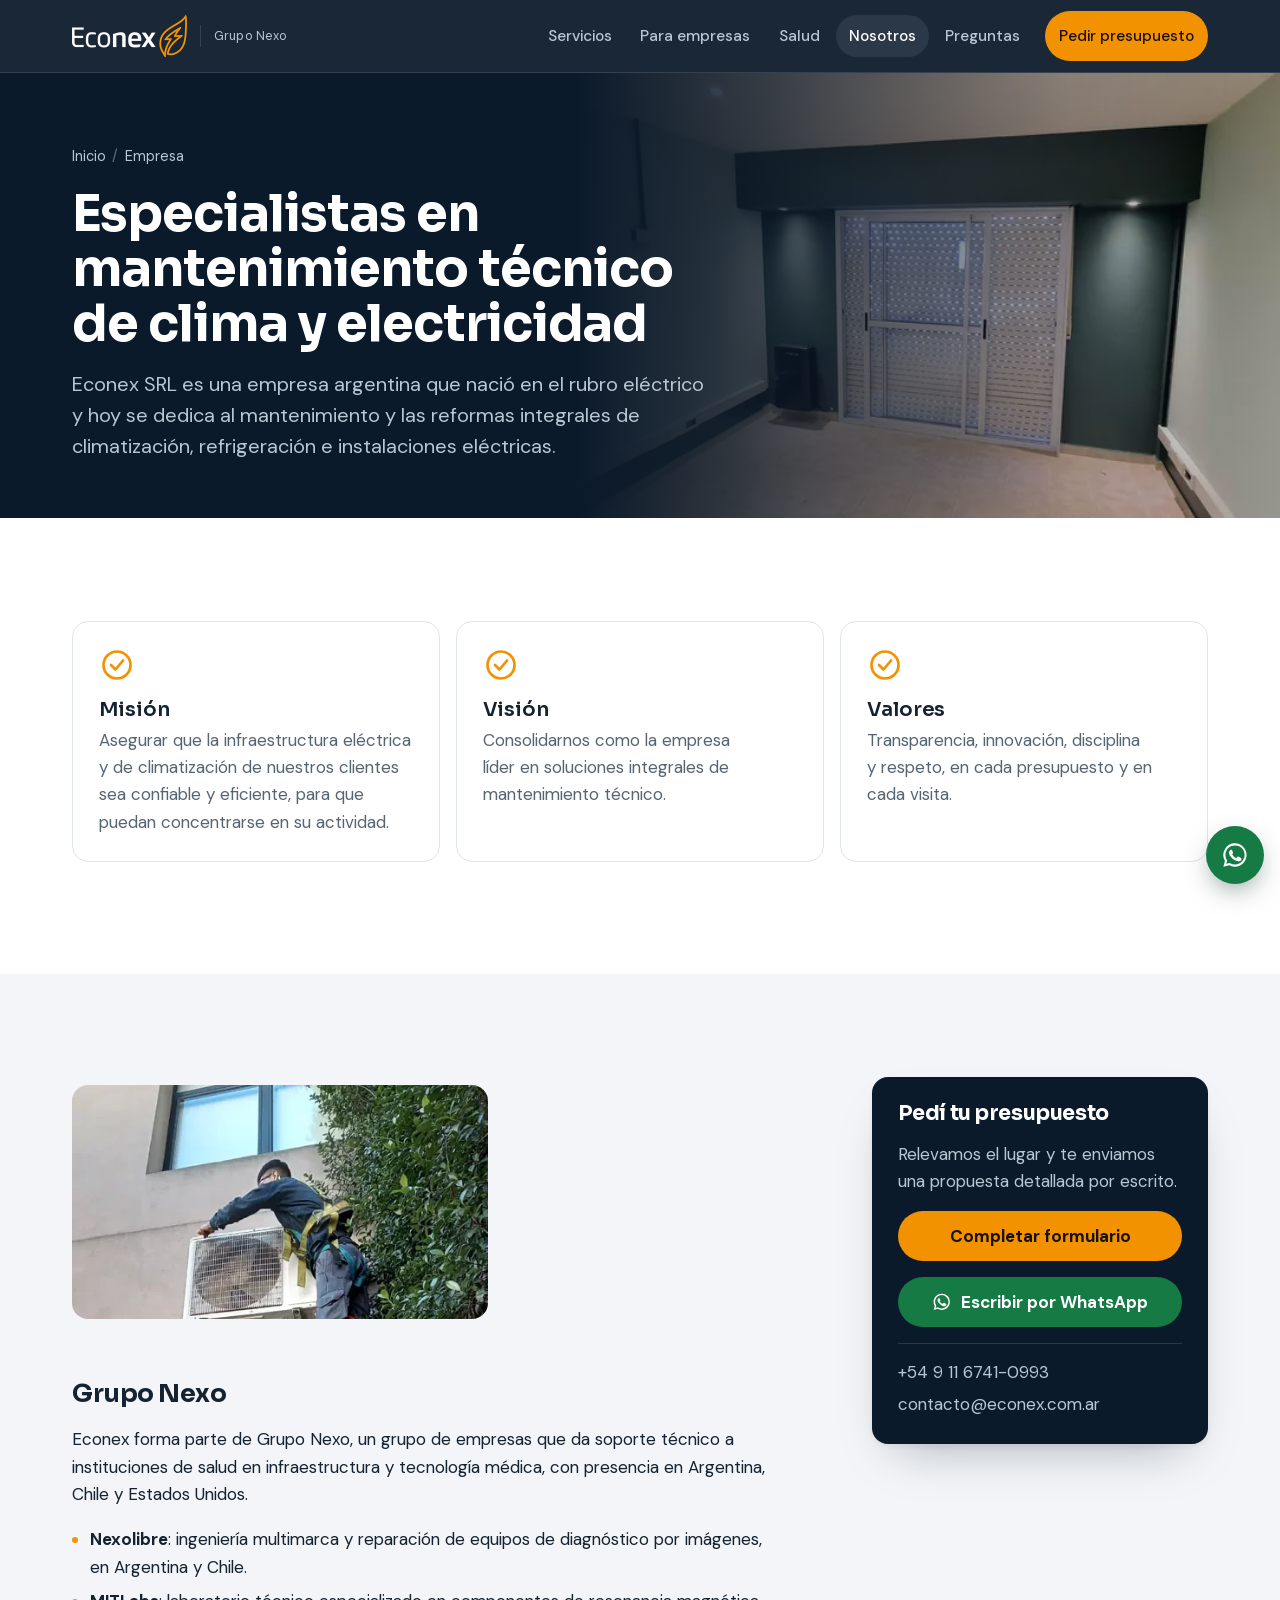
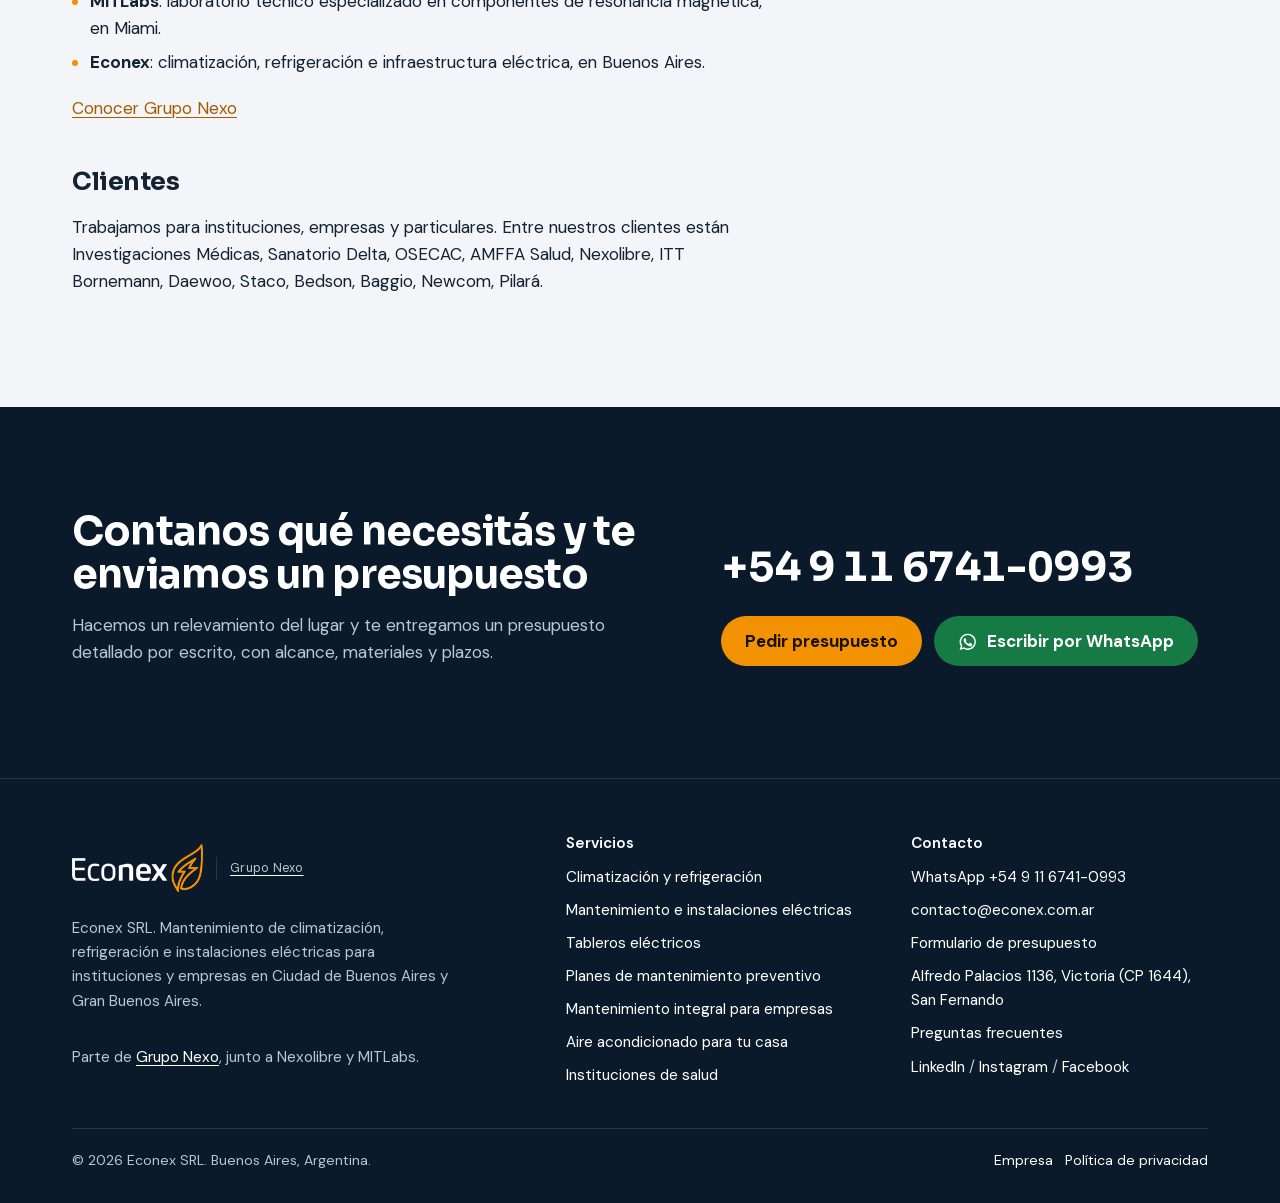
<file: empresa.html>
<!doctype html>
<html lang="es-AR">
<head>
<!-- Google Tag Manager -->
<script>(function(w,d,s,l,i){w[l]=w[l]||[];w[l].push({'gtm.start':
new Date().getTime(),event:'gtm.js'});var f=d.getElementsByTagName(s)[0],
j=d.createElement(s),dl=l!='dataLayer'?'&l='+l:'';j.async=true;j.src=
'https://www.googletagmanager.com/gtm.js?id='+i+dl;f.parentNode.insertBefore(j,f);
})(window,document,'script','dataLayer','GTM-N4XM5SFN');</script>
<!-- End Google Tag Manager -->
<meta charset="utf-8">
<!-- Google tag (gtag.js) -->
<script async src="https://www.googletagmanager.com/gtag/js?id=G-8FJ1DMCTJG"></script>
<script>
  window.dataLayer = window.dataLayer || [];
  function gtag(){dataLayer.push(arguments);}
  gtag('js', new Date());

  gtag('config', 'G-8FJ1DMCTJG');
</script>
<meta name="viewport" content="width=device-width, initial-scale=1, viewport-fit=cover">
<title>Sobre Econex, empresa de Grupo Nexo | Econex</title>
<meta name="description" content="Econex SRL es una empresa argentina de mantenimiento de climatización, refrigeración e instalaciones eléctricas, parte de Grupo Nexo junto a Nexolibre y MITLabs.">
<link rel="canonical" href="https://econex.com.ar/empresa.html">
<meta name="robots" content="index, follow, max-image-preview:large, max-snippet:-1">
<meta name="theme-color" content="#0b1a2b">
<meta name="geo.region" content="AR-B">
<meta name="geo.placename" content="Buenos Aires">
<meta property="og:locale" content="es_AR">
<meta property="og:type" content="website">
<meta property="og:site_name" content="Econex">
<meta property="og:title" content="Sobre Econex, empresa de Grupo Nexo | Econex">
<meta property="og:description" content="Econex SRL es una empresa argentina de mantenimiento de climatización, refrigeración e instalaciones eléctricas, parte de Grupo Nexo junto a Nexolibre y MITLabs.">
<meta property="og:url" content="https://econex.com.ar/empresa.html">
<meta property="og:image" content="https://econex.com.ar/assets/img/og-econex.jpg">
<meta property="og:image:alt" content="Econex: climatización, refrigeración y electricidad para instituciones y empresas">
<meta property="og:image:width" content="1200">
<meta property="og:image:height" content="630">
<meta name="twitter:card" content="summary_large_image">
<link rel="icon" href="favicon.ico" sizes="32x32">
<link rel="icon" href="favicon.svg" type="image/svg+xml">
<link rel="apple-touch-icon" href="assets/img/apple-touch-icon.png">
<link rel="manifest" href="site.webmanifest">
<link rel="preload" href="assets/fonts/sora.woff2" as="font" type="font/woff2" crossorigin>
<link rel="preload" href="assets/fonts/dm-sans.woff2" as="font" type="font/woff2" crossorigin>
<link rel="stylesheet" href="assets/css/styles.css">
<link rel="alternate" type="text/plain" title="Resumen para asistentes de IA" href="llms.txt">
<script type="application/ld+json">{"@context": "https://schema.org", "@type": "AboutPage", "url": "https://econex.com.ar/empresa.html", "about": {"@id": "https://econex.com.ar/#organizacion"}}</script>
<script type="application/ld+json">{"@context": "https://schema.org", "@type": "BreadcrumbList", "itemListElement": [{"@type": "ListItem", "position": 1, "name": "Inicio", "item": "https://econex.com.ar/"}, {"@type": "ListItem", "position": 2, "name": "Empresa", "item": "https://econex.com.ar/empresa.html"}]}</script>
<script type="application/ld+json">{"@context": "https://schema.org", "@type": "WebPage", "url": "https://econex.com.ar/empresa.html", "name": "Sobre Econex, empresa de Grupo Nexo | Econex", "inLanguage": "es-AR", "isPartOf": {"@id": "https://econex.com.ar/#sitio"}, "about": {"@id": "https://econex.com.ar/#organizacion"}, "dateModified": "2026-10-27", "primaryImageOfPage": "https://econex.com.ar/assets/img/trabajos/local-terminado-climatizado-2400.webp"}</script>
</head>
<body>
<!-- Google Tag Manager (noscript) -->
<noscript><iframe src="https://www.googletagmanager.com/ns.html?id=GTM-N4XM5SFN"
height="0" width="0" style="display:none;visibility:hidden"></iframe></noscript>
<!-- End Google Tag Manager (noscript) -->
<a class="skip" href="#contenido">Saltar al contenido</a>
<header class="site-header">
  <div class="wrap">
    <a class="brand" href="/" aria-label="Econex, inicio"><img class="brand-logo" src="assets/img/logo-econex.webp" srcset="assets/img/logo-econex.webp 2x, assets/img/logo-econex-3x.webp 3x" width="115" height="42" alt=""><span class="brand-sub">Grupo Nexo</span></a>
    <button class="nav-toggle" type="button" aria-expanded="false" aria-controls="nav">Menú</button>
    <nav class="nav" id="nav" aria-label="Principal">
      <a href="servicios.html">Servicios</a>
      <a href="mantenimiento-integral-tercerizado.html">Para empresas</a>
      <a href="instituciones-de-salud.html">Salud</a>
      <a href="empresa.html" aria-current="page">Nosotros</a>
      <a href="preguntas-frecuentes.html">Preguntas</a>
      <a class="btn btn-primary" href="contacto.html">Pedir presupuesto</a>
    </nav>
  </div>
</header>
<main id="contenido">

<section class="page-hero has-img"><figure class="photo ph-bg"><img src="assets/img/trabajos/local-terminado-climatizado-800.webp" srcset="assets/img/trabajos/local-terminado-climatizado-480.webp 480w, assets/img/trabajos/local-terminado-climatizado-800.webp 800w, assets/img/trabajos/local-terminado-climatizado-1200.webp 1200w, assets/img/trabajos/local-terminado-climatizado-1600.webp 1600w, assets/img/trabajos/local-terminado-climatizado-2400.webp 2400w" sizes="(max-width: 820px) 130vw, 55vw" width="2400" height="1121" alt="" fetchpriority="high" decoding="async"></figure><div class="wrap">
  <nav aria-label="Ruta"><ol class="crumbs"><li><a href="/">Inicio</a></li><li aria-current="page">Empresa</li></ol></nav>
  <h1>Especialistas en mantenimiento técnico de clima y electricidad</h1>
  <p class="lead">Econex SRL es una empresa argentina que nació en el rubro eléctrico y hoy se dedica al mantenimiento y las reformas integrales de climatización, refrigeración e instalaciones eléctricas.</p>
</div></section>
<section class="section"><div class="wrap">
  <div class="reasons">
    <div class="reason"><svg viewBox="0 0 24 24" fill="none" stroke="currentColor" stroke-width="1.8" stroke-linecap="round" stroke-linejoin="round" aria-hidden="true"><circle cx="12" cy="12" r="9"/><path d="m8 12 3 3 5-6"/></svg><div><h2>Misión</h2><p>Asegurar que la infraestructura eléctrica y de climatización de nuestros clientes sea confiable y eficiente, para que puedan concentrarse en su actividad.</p></div></div>
    <div class="reason"><svg viewBox="0 0 24 24" fill="none" stroke="currentColor" stroke-width="1.8" stroke-linecap="round" stroke-linejoin="round" aria-hidden="true"><circle cx="12" cy="12" r="9"/><path d="m8 12 3 3 5-6"/></svg><div><h2>Visión</h2><p>Consolidarnos como la empresa líder en soluciones integrales de mantenimiento técnico.</p></div></div>
    <div class="reason"><svg viewBox="0 0 24 24" fill="none" stroke="currentColor" stroke-width="1.8" stroke-linecap="round" stroke-linejoin="round" aria-hidden="true"><circle cx="12" cy="12" r="9"/><path d="m8 12 3 3 5-6"/></svg><div><h2>Valores</h2><p>Transparencia, innovación, disciplina y respeto, en cada presupuesto y en cada visita.</p></div></div>
  </div>
</div></section>
<section class="section sunk"><div class="wrap split">
  <div class="prose">
    <figure class="photo small"><img src="assets/img/trabajos/instalacion-unidad-exterior-con-arnes-720.webp" srcset="assets/img/trabajos/instalacion-unidad-exterior-con-arnes-480.webp 480w, assets/img/trabajos/instalacion-unidad-exterior-con-arnes-720.webp 720w" sizes="(max-width: 520px) 100vw, 26rem" width="720" height="554" alt="Técnico de Econex con arnés instalando una unidad exterior de aire acondicionado" loading="lazy" decoding="async"></figure>
    <h2>Grupo Nexo</h2>
    <p>Econex forma parte de Grupo Nexo, un grupo de empresas que da soporte técnico a instituciones de salud en infraestructura y tecnología médica, con presencia en Argentina, Chile y Estados Unidos.</p>
    <ul><li><strong>Nexolibre</strong>: ingeniería multimarca y reparación de equipos de diagnóstico por imágenes, en Argentina y Chile.</li><li><strong>MITLabs</strong>: laboratorio técnico especializado en componentes de resonancia magnética, en Miami.</li><li><strong>Econex</strong>: climatización, refrigeración e infraestructura eléctrica, en Buenos Aires.</li></ul>
    <p><a href="https://gruponexosoluciones.com" rel="noopener" target="_blank">Conocer Grupo Nexo</a></p>
    <h2>Clientes</h2>
    <p>Trabajamos para instituciones, empresas y particulares. Entre nuestros clientes están Investigaciones Médicas, Sanatorio Delta, OSECAC, AMFFA Salud, Nexolibre, ITT Bornemann, Daewoo, Staco, Bedson, Baggio, Newcom, Pilará.</p>
  </div>
  <aside class="aside">
  <h2>Pedí tu presupuesto</h2>
  <p class="muted">Relevamos el lugar y te enviamos una propuesta detallada por escrito.</p>
  <a class="btn btn-primary" href="contacto.html">Completar formulario</a>
  <a class="btn btn-wa" href="https://wa.me/5491167410993?text=Hola%20Econex%2C%20quiero%20consultar%20por%20servicios%20de%20mantenimiento." rel="noopener" target="_blank"><svg viewBox="0 0 24 24" fill="currentColor" aria-hidden="true"><path d="M12 2a10 10 0 0 0-8.6 15.1L2 22l5-1.3A10 10 0 1 0 12 2Zm0 18.2a8.2 8.2 0 0 1-4.2-1.2l-.3-.2-3 .8.8-2.9-.2-.3A8.2 8.2 0 1 1 12 20.2Zm4.5-6.1c-.2-.1-1.5-.7-1.7-.8-.2-.1-.4-.1-.6.1l-.8 1c-.1.2-.3.2-.5.1a6.7 6.7 0 0 1-3.3-2.9c-.3-.4.3-.4.7-1.4.1-.2 0-.3 0-.4l-.8-1.8c-.2-.5-.4-.4-.6-.4h-.5a1 1 0 0 0-.7.3 3 3 0 0 0-.9 2.2 5.2 5.2 0 0 0 1.1 2.7 11.8 11.8 0 0 0 4.5 4c1.7.7 2.3.8 3.2.6a2.7 2.7 0 0 0 1.8-1.2 2.2 2.2 0 0 0 .1-1.3c0-.1-.2-.2-.5-.3Z"/></svg> Escribir por WhatsApp</a>
  <ul><li class="mono">+54 9 11 6741-0993</li><li class="mono">contacto@econex.com.ar</li></ul>
</aside>
</div></section>
<section class="section cta-dark"><div class="wrap closing">
  <div><h2>Contanos qué necesitás y te enviamos un presupuesto</h2><p>Hacemos un relevamiento del lugar y te entregamos un presupuesto detallado por escrito, con alcance, materiales y plazos.</p></div>
  <div class="contact-direct">
    <a class="phone" href="tel:+5491167410993">+54 9 11 6741-0993</a>
    <div class="btn-row"><a class="btn btn-primary" href="contacto.html">Pedir presupuesto</a><a class="btn btn-wa" href="https://wa.me/5491167410993?text=Hola%20Econex%2C%20quiero%20pedir%20un%20presupuesto." rel="noopener" target="_blank"><svg viewBox="0 0 24 24" fill="currentColor" aria-hidden="true"><path d="M12 2a10 10 0 0 0-8.6 15.1L2 22l5-1.3A10 10 0 1 0 12 2Zm0 18.2a8.2 8.2 0 0 1-4.2-1.2l-.3-.2-3 .8.8-2.9-.2-.3A8.2 8.2 0 1 1 12 20.2Zm4.5-6.1c-.2-.1-1.5-.7-1.7-.8-.2-.1-.4-.1-.6.1l-.8 1c-.1.2-.3.2-.5.1a6.7 6.7 0 0 1-3.3-2.9c-.3-.4.3-.4.7-1.4.1-.2 0-.3 0-.4l-.8-1.8c-.2-.5-.4-.4-.6-.4h-.5a1 1 0 0 0-.7.3 3 3 0 0 0-.9 2.2 5.2 5.2 0 0 0 1.1 2.7 11.8 11.8 0 0 0 4.5 4c1.7.7 2.3.8 3.2.6a2.7 2.7 0 0 0 1.8-1.2 2.2 2.2 0 0 0 .1-1.3c0-.1-.2-.2-.5-.3Z"/></svg> Escribir por WhatsApp</a></div>
  </div>
</div></section>
</main>
<footer class="site-footer">
  <div class="wrap">
    <div class="foot-grid">
      <div class="foot-about">
        <a class="brand" href="/"><img class="brand-logo" src="assets/img/logo-econex.webp" srcset="assets/img/logo-econex.webp 2x, assets/img/logo-econex-3x.webp 3x" width="115" height="42" alt="Econex"><span class="brand-sub">Grupo Nexo</span></a>
        <p>Econex SRL. Mantenimiento de climatización, refrigeración e instalaciones eléctricas para instituciones y empresas en Ciudad de Buenos Aires y Gran Buenos Aires.</p>
        <p>Parte de <a href="https://gruponexosoluciones.com" rel="noopener" target="_blank">Grupo Nexo</a>, junto a Nexolibre y MITLabs.</p>
      </div>
      <div><h2>Servicios</h2><ul><li><a href="servicios/climatizacion-y-refrigeracion.html">Climatización y refrigeración</a></li>
<li><a href="servicios/mantenimiento-electrico.html">Mantenimiento e instalaciones eléctricas</a></li>
<li><a href="servicios/tableros-electricos.html">Tableros eléctricos</a></li>
<li><a href="servicios/mantenimiento-preventivo.html">Planes de mantenimiento preventivo</a></li>
        <li><a href="mantenimiento-integral-tercerizado.html">Mantenimiento integral para empresas</a></li>
        <li><a href="aire-acondicionado-hogar.html">Aire acondicionado para tu casa</a></li>
        <li><a href="instituciones-de-salud.html">Instituciones de salud</a></li></ul></div>
      <div><h2>Contacto</h2><ul>
        <li><a href="https://wa.me/5491167410993?text=Hola%20Econex%2C%20quiero%20pedir%20un%20presupuesto." rel="noopener" target="_blank">WhatsApp +54 9 11 6741-0993</a></li>
        <li><a href="mailto:contacto@econex.com.ar">contacto@econex.com.ar</a></li>
        <li><a href="contacto.html">Formulario de presupuesto</a></li>
        <li><a href="https://maps.app.goo.gl/mrSBR9cGimJLiuqK8" rel="noopener" target="_blank">Alfredo Palacios 1136, Victoria (CP 1644), San Fernando</a></li>
        <li><a href="preguntas-frecuentes.html">Preguntas frecuentes</a></li>
        <li><a href="https://www.linkedin.com/company/econex-electro" rel="noopener" target="_blank">LinkedIn</a> / <a href="https://www.instagram.com/econex_srl" rel="noopener" target="_blank">Instagram</a> / <a href="https://www.facebook.com/people/Econexsrl/61553557221241" rel="noopener" target="_blank">Facebook</a></li></ul></div>
    </div>
    <div class="foot-bottom"><span>© 2026 Econex SRL. Buenos Aires, Argentina.</span><span><a href="empresa.html">Empresa</a>&nbsp;&nbsp;&nbsp;<a href="privacidad.html">Política de privacidad</a></span></div>
  </div>
</footer>
<a class="wa-float" href="https://wa.me/5491167410993?text=Hola%20Econex%2C%20quiero%20pedir%20un%20presupuesto." rel="noopener" target="_blank" aria-label="Escribinos por WhatsApp"><svg viewBox="0 0 24 24" fill="currentColor" aria-hidden="true"><path d="M12 2a10 10 0 0 0-8.6 15.1L2 22l5-1.3A10 10 0 1 0 12 2Zm0 18.2a8.2 8.2 0 0 1-4.2-1.2l-.3-.2-3 .8.8-2.9-.2-.3A8.2 8.2 0 1 1 12 20.2Zm4.5-6.1c-.2-.1-1.5-.7-1.7-.8-.2-.1-.4-.1-.6.1l-.8 1c-.1.2-.3.2-.5.1a6.7 6.7 0 0 1-3.3-2.9c-.3-.4.3-.4.7-1.4.1-.2 0-.3 0-.4l-.8-1.8c-.2-.5-.4-.4-.6-.4h-.5a1 1 0 0 0-.7.3 3 3 0 0 0-.9 2.2 5.2 5.2 0 0 0 1.1 2.7 11.8 11.8 0 0 0 4.5 4c1.7.7 2.3.8 3.2.6a2.7 2.7 0 0 0 1.8-1.2 2.2 2.2 0 0 0 .1-1.3c0-.1-.2-.2-.5-.3Z"/></svg></a>
<script src="assets/js/main.js" defer></script>
</body>
</html>
</file>
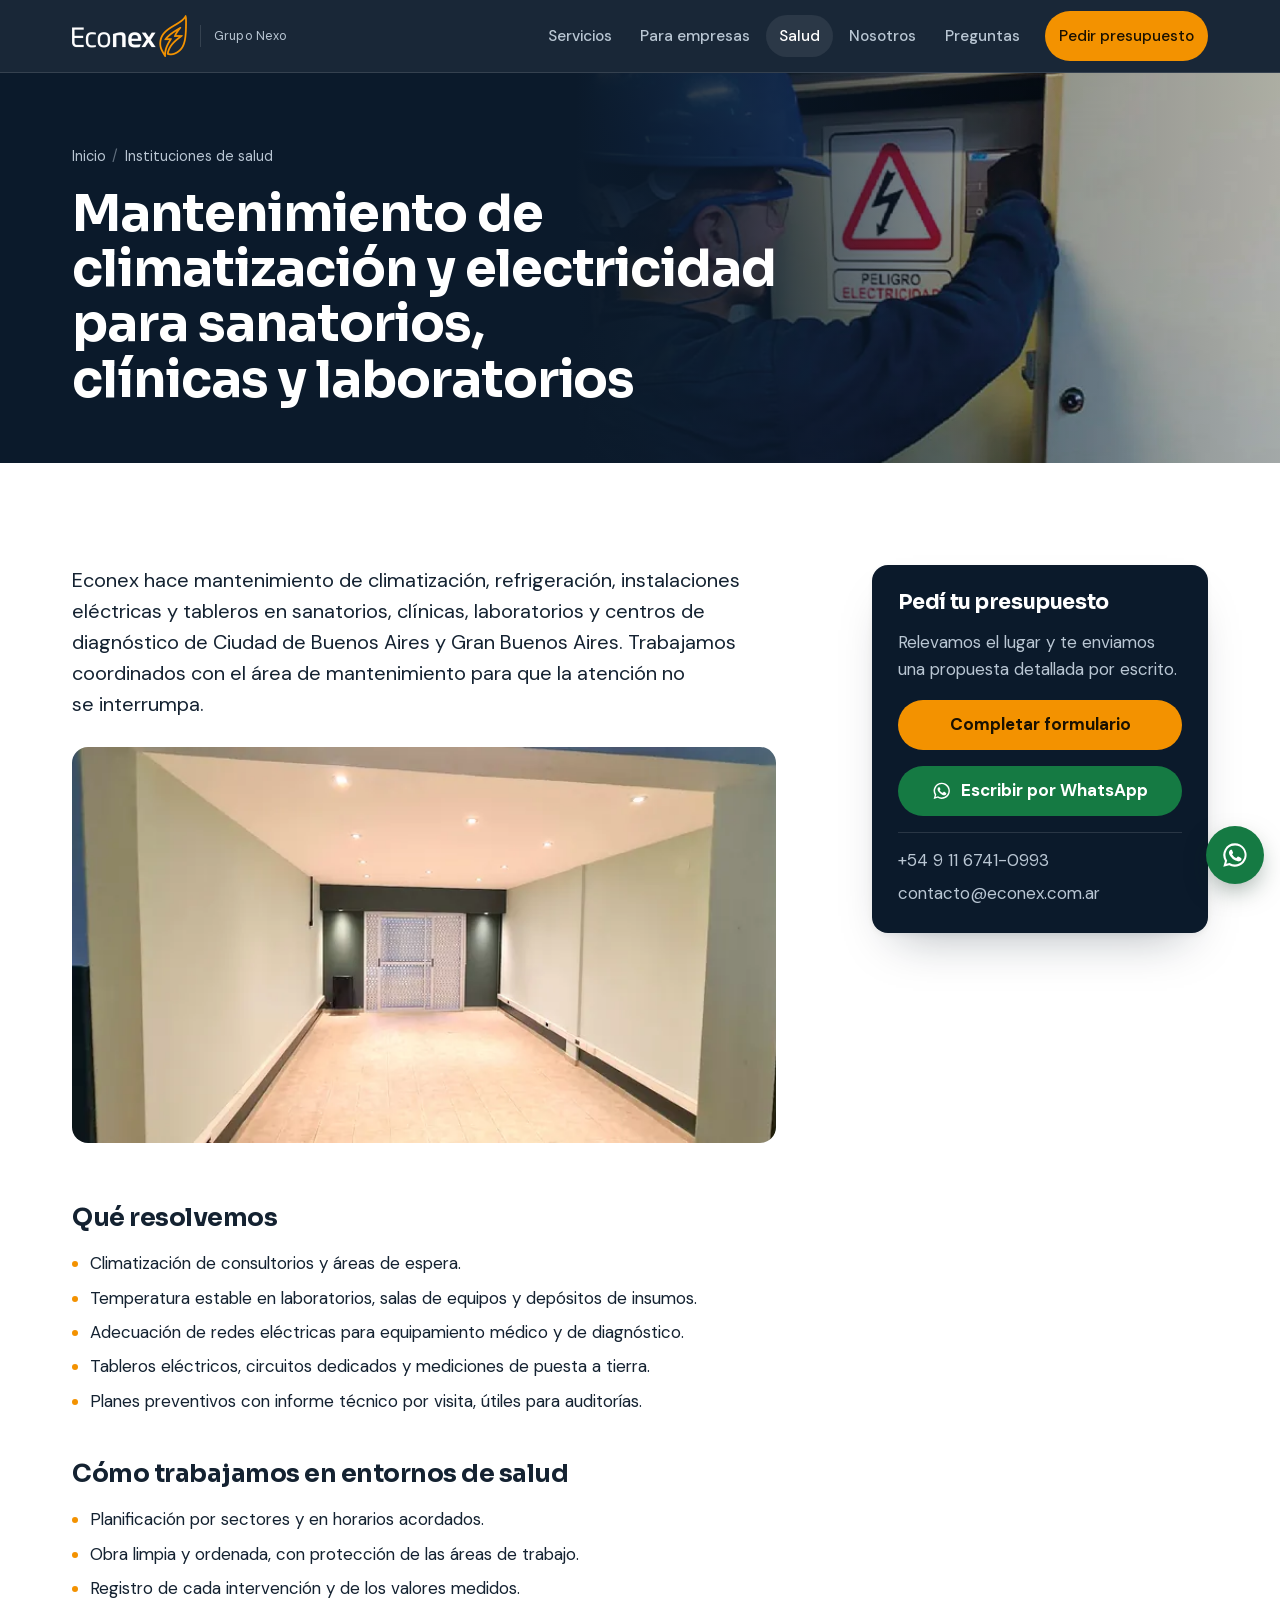
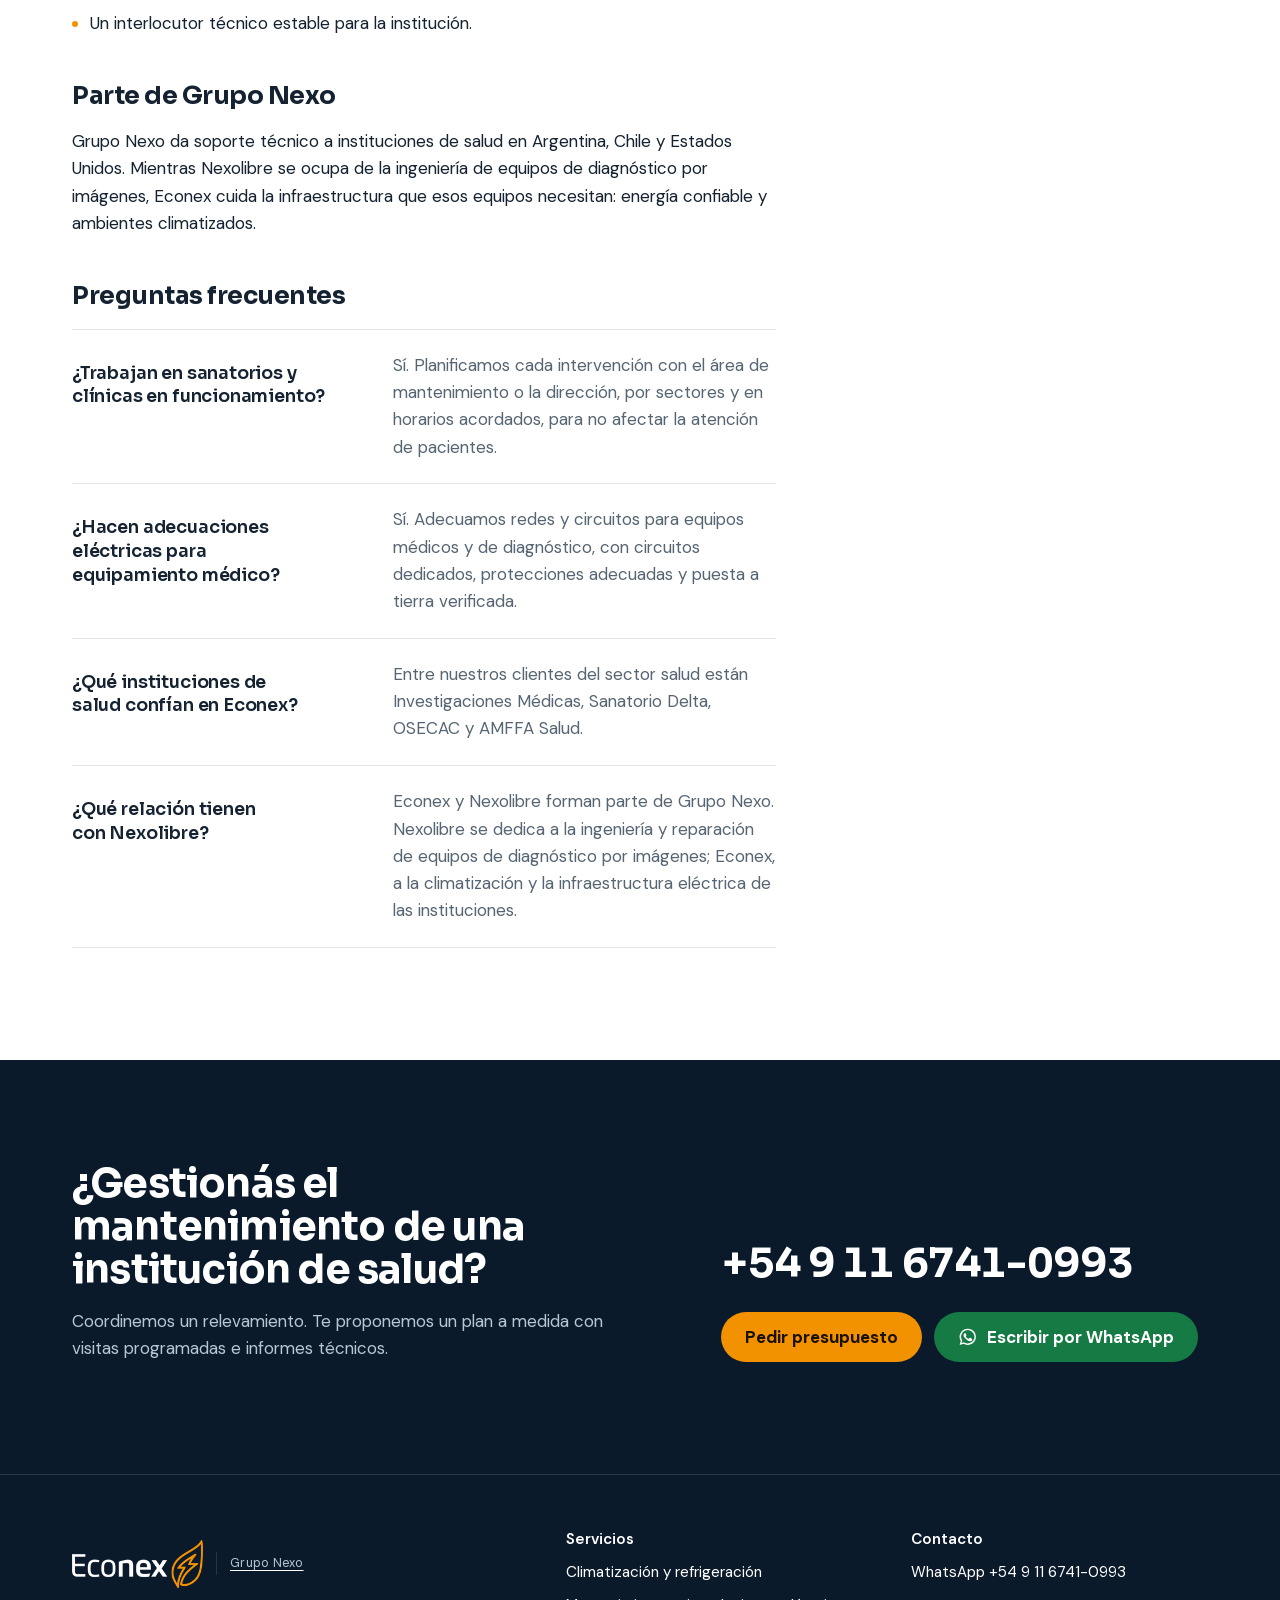
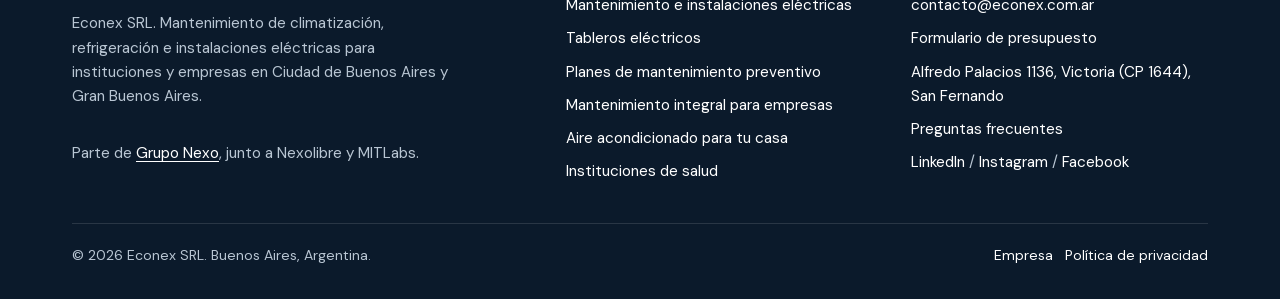
<file: instituciones-de-salud.html>
<!doctype html>
<html lang="es-AR">
<head>
<!-- Google Tag Manager -->
<script>(function(w,d,s,l,i){w[l]=w[l]||[];w[l].push({'gtm.start':
new Date().getTime(),event:'gtm.js'});var f=d.getElementsByTagName(s)[0],
j=d.createElement(s),dl=l!='dataLayer'?'&l='+l:'';j.async=true;j.src=
'https://www.googletagmanager.com/gtm.js?id='+i+dl;f.parentNode.insertBefore(j,f);
})(window,document,'script','dataLayer','GTM-N4XM5SFN');</script>
<!-- End Google Tag Manager -->
<meta charset="utf-8">
<!-- Google tag (gtag.js) -->
<script async src="https://www.googletagmanager.com/gtag/js?id=G-8FJ1DMCTJG"></script>
<script>
  window.dataLayer = window.dataLayer || [];
  function gtag(){dataLayer.push(arguments);}
  gtag('js', new Date());

  gtag('config', 'G-8FJ1DMCTJG');
</script>
<meta name="viewport" content="width=device-width, initial-scale=1, viewport-fit=cover">
<title>Mantenimiento para sanatorios y laboratorios | Econex</title>
<meta name="description" content="Climatización, refrigeración, redes eléctricas para equipamiento médico y tableros para sanatorios, clínicas y laboratorios en CABA y GBA. Parte de Grupo Nexo.">
<link rel="canonical" href="https://econex.com.ar/instituciones-de-salud.html">
<meta name="robots" content="index, follow, max-image-preview:large, max-snippet:-1">
<meta name="theme-color" content="#0b1a2b">
<meta name="geo.region" content="AR-B">
<meta name="geo.placename" content="Buenos Aires">
<meta property="og:locale" content="es_AR">
<meta property="og:type" content="website">
<meta property="og:site_name" content="Econex">
<meta property="og:title" content="Mantenimiento para sanatorios y laboratorios | Econex">
<meta property="og:description" content="Climatización, refrigeración, redes eléctricas para equipamiento médico y tableros para sanatorios, clínicas y laboratorios en CABA y GBA. Parte de Grupo Nexo.">
<meta property="og:url" content="https://econex.com.ar/instituciones-de-salud.html">
<meta property="og:image" content="https://econex.com.ar/assets/img/og-econex.jpg">
<meta property="og:image:alt" content="Econex: climatización, refrigeración y electricidad para instituciones y empresas">
<meta property="og:image:width" content="1200">
<meta property="og:image:height" content="630">
<meta name="twitter:card" content="summary_large_image">
<link rel="icon" href="favicon.ico" sizes="32x32">
<link rel="icon" href="favicon.svg" type="image/svg+xml">
<link rel="apple-touch-icon" href="assets/img/apple-touch-icon.png">
<link rel="manifest" href="site.webmanifest">
<link rel="preload" href="assets/fonts/sora.woff2" as="font" type="font/woff2" crossorigin>
<link rel="preload" href="assets/fonts/dm-sans.woff2" as="font" type="font/woff2" crossorigin>
<link rel="stylesheet" href="assets/css/styles.css">
<link rel="alternate" type="text/plain" title="Resumen para asistentes de IA" href="llms.txt">
<script type="application/ld+json">{"@context": "https://schema.org", "@type": "Service", "name": "Mantenimiento técnico para instituciones de salud", "provider": {"@id": "https://econex.com.ar/#organizacion"}, "areaServed": ["Ciudad Autónoma de Buenos Aires", "Gran Buenos Aires"], "audience": {"@type": "Audience", "audienceType": "Sanatorios, clínicas, laboratorios y centros de diagnóstico"}, "url": "https://econex.com.ar/instituciones-de-salud.html"}</script>
<script type="application/ld+json">{"@context": "https://schema.org", "@type": "FAQPage", "mainEntity": [{"@type": "Question", "name": "¿Trabajan en sanatorios y clínicas en funcionamiento?", "acceptedAnswer": {"@type": "Answer", "text": "Sí. Planificamos cada intervención con el área de mantenimiento o la dirección, por sectores y en horarios acordados, para no afectar la atención de pacientes."}}, {"@type": "Question", "name": "¿Hacen adecuaciones eléctricas para equipamiento médico?", "acceptedAnswer": {"@type": "Answer", "text": "Sí. Adecuamos redes y circuitos para equipos médicos y de diagnóstico, con circuitos dedicados, protecciones adecuadas y puesta a tierra verificada."}}, {"@type": "Question", "name": "¿Qué instituciones de salud confían en Econex?", "acceptedAnswer": {"@type": "Answer", "text": "Entre nuestros clientes del sector salud están Investigaciones Médicas, Sanatorio Delta, OSECAC y AMFFA Salud."}}, {"@type": "Question", "name": "¿Qué relación tienen con Nexolibre?", "acceptedAnswer": {"@type": "Answer", "text": "Econex y Nexolibre forman parte de Grupo Nexo. Nexolibre se dedica a la ingeniería y reparación de equipos de diagnóstico por imágenes; Econex, a la climatización y la infraestructura eléctrica de las instituciones."}}]}</script>
<script type="application/ld+json">{"@context": "https://schema.org", "@type": "BreadcrumbList", "itemListElement": [{"@type": "ListItem", "position": 1, "name": "Inicio", "item": "https://econex.com.ar/"}, {"@type": "ListItem", "position": 2, "name": "Instituciones de salud", "item": "https://econex.com.ar/instituciones-de-salud.html"}]}</script>
<script type="application/ld+json">{"@context": "https://schema.org", "@type": "WebPage", "url": "https://econex.com.ar/instituciones-de-salud.html", "name": "Mantenimiento para sanatorios y laboratorios | Econex", "inLanguage": "es-AR", "isPartOf": {"@id": "https://econex.com.ar/#sitio"}, "about": {"@id": "https://econex.com.ar/#organizacion"}, "dateModified": "2026-10-27", "primaryImageOfPage": "https://econex.com.ar/assets/img/trabajos/apertura-tablero-con-casco-y-anteojos-1605.webp"}</script>
</head>
<body>
<!-- Google Tag Manager (noscript) -->
<noscript><iframe src="https://www.googletagmanager.com/ns.html?id=GTM-N4XM5SFN"
height="0" width="0" style="display:none;visibility:hidden"></iframe></noscript>
<!-- End Google Tag Manager (noscript) -->
<a class="skip" href="#contenido">Saltar al contenido</a>
<header class="site-header">
  <div class="wrap">
    <a class="brand" href="/" aria-label="Econex, inicio"><img class="brand-logo" src="assets/img/logo-econex.webp" srcset="assets/img/logo-econex.webp 2x, assets/img/logo-econex-3x.webp 3x" width="115" height="42" alt=""><span class="brand-sub">Grupo Nexo</span></a>
    <button class="nav-toggle" type="button" aria-expanded="false" aria-controls="nav">Menú</button>
    <nav class="nav" id="nav" aria-label="Principal">
      <a href="servicios.html">Servicios</a>
      <a href="mantenimiento-integral-tercerizado.html">Para empresas</a>
      <a href="instituciones-de-salud.html" aria-current="page">Salud</a>
      <a href="empresa.html">Nosotros</a>
      <a href="preguntas-frecuentes.html">Preguntas</a>
      <a class="btn btn-primary" href="contacto.html">Pedir presupuesto</a>
    </nav>
  </div>
</header>
<main id="contenido">

<section class="page-hero has-img"><figure class="photo ph-bg"><img src="assets/img/trabajos/apertura-tablero-con-casco-y-anteojos-800.webp" srcset="assets/img/trabajos/apertura-tablero-con-casco-y-anteojos-480.webp 480w, assets/img/trabajos/apertura-tablero-con-casco-y-anteojos-800.webp 800w, assets/img/trabajos/apertura-tablero-con-casco-y-anteojos-1200.webp 1200w, assets/img/trabajos/apertura-tablero-con-casco-y-anteojos-1605.webp 1605w" sizes="(max-width: 820px) 130vw, 55vw" width="1605" height="1214" alt="" fetchpriority="high" decoding="async"></figure><div class="wrap">
  <nav aria-label="Ruta"><ol class="crumbs"><li><a href="/">Inicio</a></li><li aria-current="page">Instituciones de salud</li></ol></nav>
  <h1>Mantenimiento de climatización y electricidad para sanatorios, clínicas y laboratorios</h1>
</div></section>
<section class="section"><div class="wrap split">
  <article class="prose">
    <p class="answer-first">Econex hace mantenimiento de climatización, refrigeración, instalaciones eléctricas y tableros en sanatorios, clínicas, laboratorios y centros de diagnóstico de Ciudad de Buenos Aires y Gran Buenos Aires. Trabajamos coordinados con el área de mantenimiento para que la atención no se interrumpa.</p>
    <figure class="photo "><img src="assets/img/trabajos/espacio-terminado-iluminacion-800.webp" srcset="assets/img/trabajos/espacio-terminado-iluminacion-480.webp 480w, assets/img/trabajos/espacio-terminado-iluminacion-800.webp 800w, assets/img/trabajos/espacio-terminado-iluminacion-1200.webp 1200w, assets/img/trabajos/espacio-terminado-iluminacion-1428.webp 1428w" sizes="(max-width: 920px) 100vw, 46rem" width="1428" height="667" alt="Espacio terminado por Econex con iluminación y terminaciones nuevas" loading="lazy" decoding="async"></figure>
    <h2>Qué resolvemos</h2>
    <ul><li>Climatización de consultorios y áreas de espera.</li><li>Temperatura estable en laboratorios, salas de equipos y depósitos de insumos.</li><li>Adecuación de redes eléctricas para equipamiento médico y de diagnóstico.</li><li>Tableros eléctricos, circuitos dedicados y mediciones de puesta a tierra.</li><li>Planes preventivos con informe técnico por visita, útiles para auditorías.</li></ul>
    <h2>Cómo trabajamos en entornos de salud</h2>
    <ul><li>Planificación por sectores y en horarios acordados.</li><li>Obra limpia y ordenada, con protección de las áreas de trabajo.</li><li>Registro de cada intervención y de los valores medidos.</li><li>Un interlocutor técnico estable para la institución.</li></ul>
    <h2>Parte de Grupo Nexo</h2>
    <p>Grupo Nexo da soporte técnico a instituciones de salud en Argentina, Chile y Estados Unidos. Mientras Nexolibre se ocupa de la ingeniería de equipos de diagnóstico por imágenes, Econex cuida la infraestructura que esos equipos necesitan: energía confiable y ambientes climatizados.</p>
    <h2>Preguntas frecuentes</h2>
    <div class="qa"><div><h3>¿Trabajan en sanatorios y clínicas en funcionamiento?</h3><p>Sí. Planificamos cada intervención con el área de mantenimiento o la dirección, por sectores y en horarios acordados, para no afectar la atención de pacientes.</p></div><div><h3>¿Hacen adecuaciones eléctricas para equipamiento médico?</h3><p>Sí. Adecuamos redes y circuitos para equipos médicos y de diagnóstico, con circuitos dedicados, protecciones adecuadas y puesta a tierra verificada.</p></div><div><h3>¿Qué instituciones de salud confían en Econex?</h3><p>Entre nuestros clientes del sector salud están Investigaciones Médicas, Sanatorio Delta, OSECAC y AMFFA Salud.</p></div><div><h3>¿Qué relación tienen con Nexolibre?</h3><p>Econex y Nexolibre forman parte de Grupo Nexo. Nexolibre se dedica a la ingeniería y reparación de equipos de diagnóstico por imágenes; Econex, a la climatización y la infraestructura eléctrica de las instituciones.</p></div></div>
  </article>
  <aside class="aside">
  <h2>Pedí tu presupuesto</h2>
  <p class="muted">Relevamos el lugar y te enviamos una propuesta detallada por escrito.</p>
  <a class="btn btn-primary" href="contacto.html">Completar formulario</a>
  <a class="btn btn-wa" href="https://wa.me/5491167410993?text=Hola%20Econex%2C%20quiero%20consultar%20por%20mantenimiento%20para%20instituciones%20de%20salud." rel="noopener" target="_blank"><svg viewBox="0 0 24 24" fill="currentColor" aria-hidden="true"><path d="M12 2a10 10 0 0 0-8.6 15.1L2 22l5-1.3A10 10 0 1 0 12 2Zm0 18.2a8.2 8.2 0 0 1-4.2-1.2l-.3-.2-3 .8.8-2.9-.2-.3A8.2 8.2 0 1 1 12 20.2Zm4.5-6.1c-.2-.1-1.5-.7-1.7-.8-.2-.1-.4-.1-.6.1l-.8 1c-.1.2-.3.2-.5.1a6.7 6.7 0 0 1-3.3-2.9c-.3-.4.3-.4.7-1.4.1-.2 0-.3 0-.4l-.8-1.8c-.2-.5-.4-.4-.6-.4h-.5a1 1 0 0 0-.7.3 3 3 0 0 0-.9 2.2 5.2 5.2 0 0 0 1.1 2.7 11.8 11.8 0 0 0 4.5 4c1.7.7 2.3.8 3.2.6a2.7 2.7 0 0 0 1.8-1.2 2.2 2.2 0 0 0 .1-1.3c0-.1-.2-.2-.5-.3Z"/></svg> Escribir por WhatsApp</a>
  <ul><li class="mono">+54 9 11 6741-0993</li><li class="mono">contacto@econex.com.ar</li></ul>
</aside>
</div></section>
<section class="section cta-dark"><div class="wrap closing">
  <div><h2>¿Gestionás el mantenimiento de una institución de salud?</h2><p>Coordinemos un relevamiento. Te proponemos un plan a medida con visitas programadas e informes técnicos.</p></div>
  <div class="contact-direct">
    <a class="phone" href="tel:+5491167410993">+54 9 11 6741-0993</a>
    <div class="btn-row"><a class="btn btn-primary" href="contacto.html">Pedir presupuesto</a><a class="btn btn-wa" href="https://wa.me/5491167410993?text=Hola%20Econex%2C%20quiero%20pedir%20un%20presupuesto." rel="noopener" target="_blank"><svg viewBox="0 0 24 24" fill="currentColor" aria-hidden="true"><path d="M12 2a10 10 0 0 0-8.6 15.1L2 22l5-1.3A10 10 0 1 0 12 2Zm0 18.2a8.2 8.2 0 0 1-4.2-1.2l-.3-.2-3 .8.8-2.9-.2-.3A8.2 8.2 0 1 1 12 20.2Zm4.5-6.1c-.2-.1-1.5-.7-1.7-.8-.2-.1-.4-.1-.6.1l-.8 1c-.1.2-.3.2-.5.1a6.7 6.7 0 0 1-3.3-2.9c-.3-.4.3-.4.7-1.4.1-.2 0-.3 0-.4l-.8-1.8c-.2-.5-.4-.4-.6-.4h-.5a1 1 0 0 0-.7.3 3 3 0 0 0-.9 2.2 5.2 5.2 0 0 0 1.1 2.7 11.8 11.8 0 0 0 4.5 4c1.7.7 2.3.8 3.2.6a2.7 2.7 0 0 0 1.8-1.2 2.2 2.2 0 0 0 .1-1.3c0-.1-.2-.2-.5-.3Z"/></svg> Escribir por WhatsApp</a></div>
  </div>
</div></section>
</main>
<footer class="site-footer">
  <div class="wrap">
    <div class="foot-grid">
      <div class="foot-about">
        <a class="brand" href="/"><img class="brand-logo" src="assets/img/logo-econex.webp" srcset="assets/img/logo-econex.webp 2x, assets/img/logo-econex-3x.webp 3x" width="115" height="42" alt="Econex"><span class="brand-sub">Grupo Nexo</span></a>
        <p>Econex SRL. Mantenimiento de climatización, refrigeración e instalaciones eléctricas para instituciones y empresas en Ciudad de Buenos Aires y Gran Buenos Aires.</p>
        <p>Parte de <a href="https://gruponexosoluciones.com" rel="noopener" target="_blank">Grupo Nexo</a>, junto a Nexolibre y MITLabs.</p>
      </div>
      <div><h2>Servicios</h2><ul><li><a href="servicios/climatizacion-y-refrigeracion.html">Climatización y refrigeración</a></li>
<li><a href="servicios/mantenimiento-electrico.html">Mantenimiento e instalaciones eléctricas</a></li>
<li><a href="servicios/tableros-electricos.html">Tableros eléctricos</a></li>
<li><a href="servicios/mantenimiento-preventivo.html">Planes de mantenimiento preventivo</a></li>
        <li><a href="mantenimiento-integral-tercerizado.html">Mantenimiento integral para empresas</a></li>
        <li><a href="aire-acondicionado-hogar.html">Aire acondicionado para tu casa</a></li>
        <li><a href="instituciones-de-salud.html">Instituciones de salud</a></li></ul></div>
      <div><h2>Contacto</h2><ul>
        <li><a href="https://wa.me/5491167410993?text=Hola%20Econex%2C%20quiero%20pedir%20un%20presupuesto." rel="noopener" target="_blank">WhatsApp +54 9 11 6741-0993</a></li>
        <li><a href="mailto:contacto@econex.com.ar">contacto@econex.com.ar</a></li>
        <li><a href="contacto.html">Formulario de presupuesto</a></li>
        <li><a href="https://maps.app.goo.gl/mrSBR9cGimJLiuqK8" rel="noopener" target="_blank">Alfredo Palacios 1136, Victoria (CP 1644), San Fernando</a></li>
        <li><a href="preguntas-frecuentes.html">Preguntas frecuentes</a></li>
        <li><a href="https://www.linkedin.com/company/econex-electro" rel="noopener" target="_blank">LinkedIn</a> / <a href="https://www.instagram.com/econex_srl" rel="noopener" target="_blank">Instagram</a> / <a href="https://www.facebook.com/people/Econexsrl/61553557221241" rel="noopener" target="_blank">Facebook</a></li></ul></div>
    </div>
    <div class="foot-bottom"><span>© 2026 Econex SRL. Buenos Aires, Argentina.</span><span><a href="empresa.html">Empresa</a>&nbsp;&nbsp;&nbsp;<a href="privacidad.html">Política de privacidad</a></span></div>
  </div>
</footer>
<a class="wa-float" href="https://wa.me/5491167410993?text=Hola%20Econex%2C%20quiero%20pedir%20un%20presupuesto." rel="noopener" target="_blank" aria-label="Escribinos por WhatsApp"><svg viewBox="0 0 24 24" fill="currentColor" aria-hidden="true"><path d="M12 2a10 10 0 0 0-8.6 15.1L2 22l5-1.3A10 10 0 1 0 12 2Zm0 18.2a8.2 8.2 0 0 1-4.2-1.2l-.3-.2-3 .8.8-2.9-.2-.3A8.2 8.2 0 1 1 12 20.2Zm4.5-6.1c-.2-.1-1.5-.7-1.7-.8-.2-.1-.4-.1-.6.1l-.8 1c-.1.2-.3.2-.5.1a6.7 6.7 0 0 1-3.3-2.9c-.3-.4.3-.4.7-1.4.1-.2 0-.3 0-.4l-.8-1.8c-.2-.5-.4-.4-.6-.4h-.5a1 1 0 0 0-.7.3 3 3 0 0 0-.9 2.2 5.2 5.2 0 0 0 1.1 2.7 11.8 11.8 0 0 0 4.5 4c1.7.7 2.3.8 3.2.6a2.7 2.7 0 0 0 1.8-1.2 2.2 2.2 0 0 0 .1-1.3c0-.1-.2-.2-.5-.3Z"/></svg></a>
<script src="assets/js/main.js" defer></script>
</body>
</html>
</file>
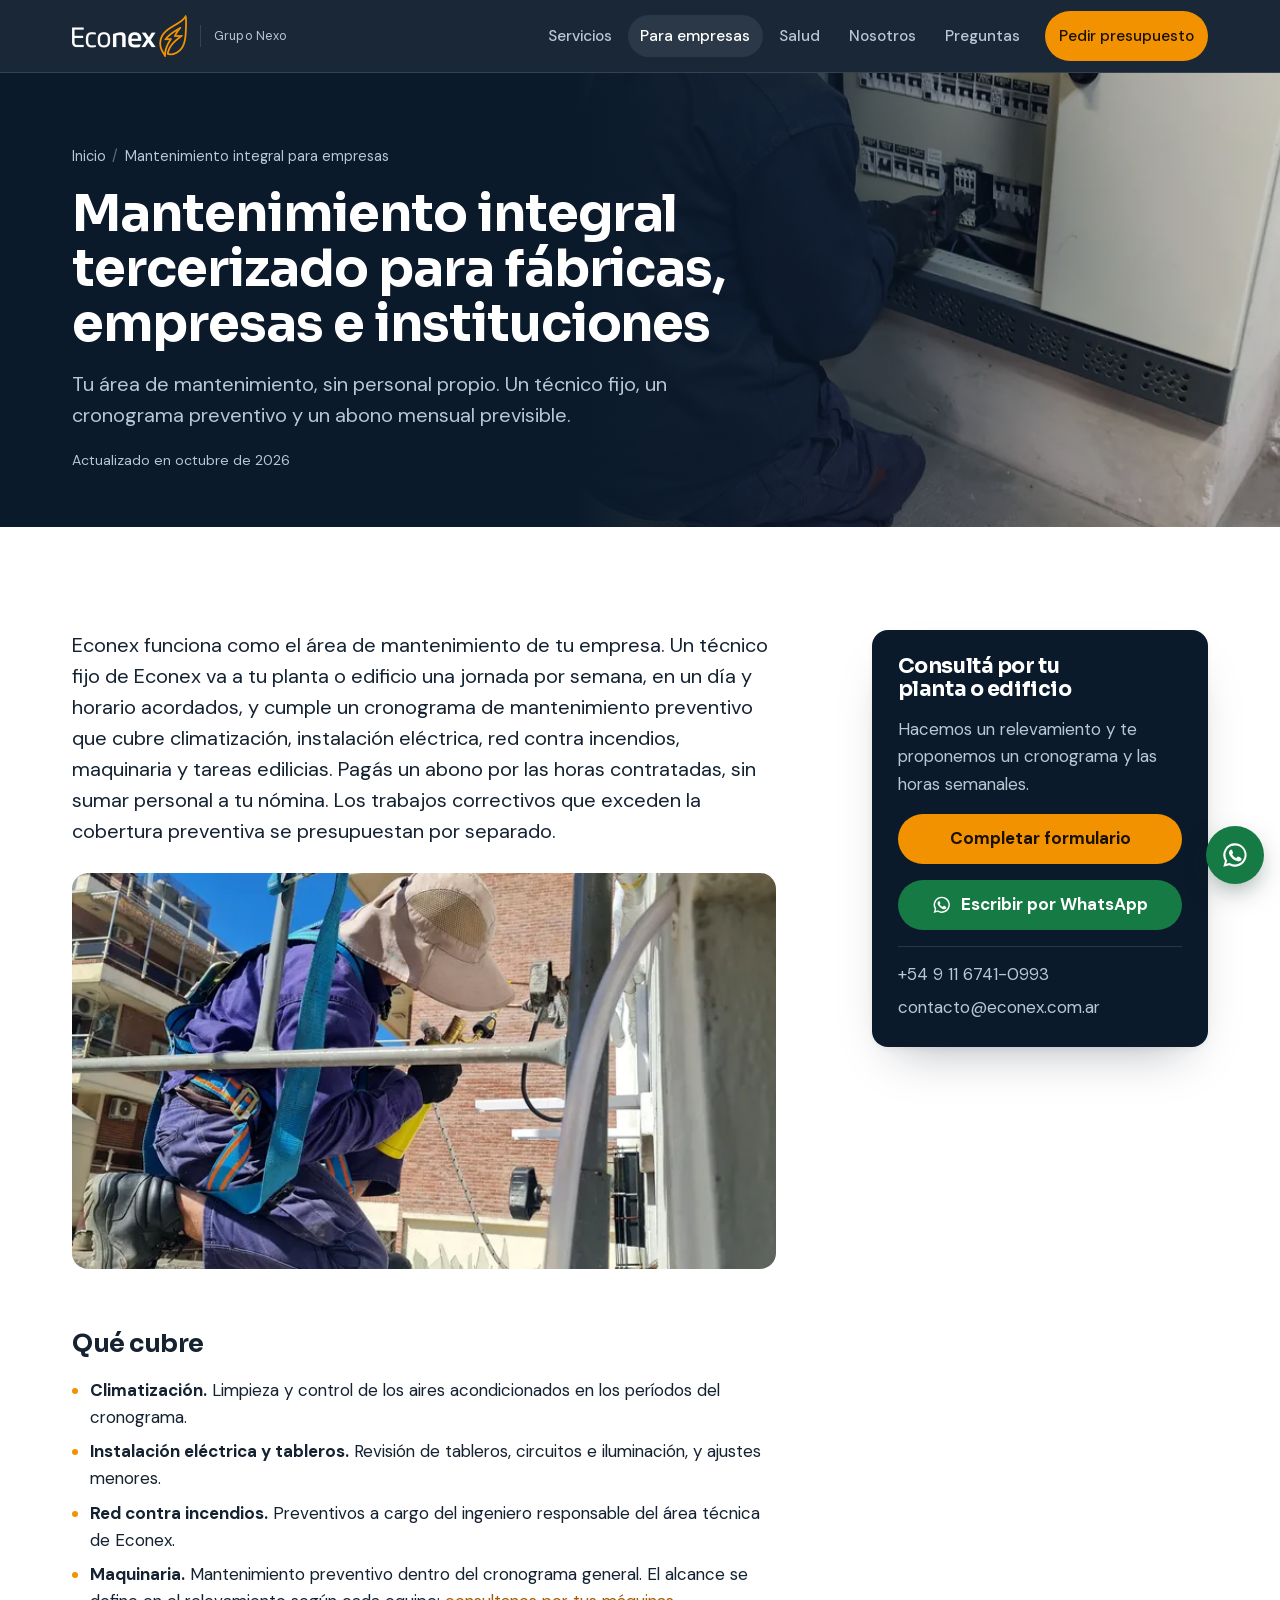
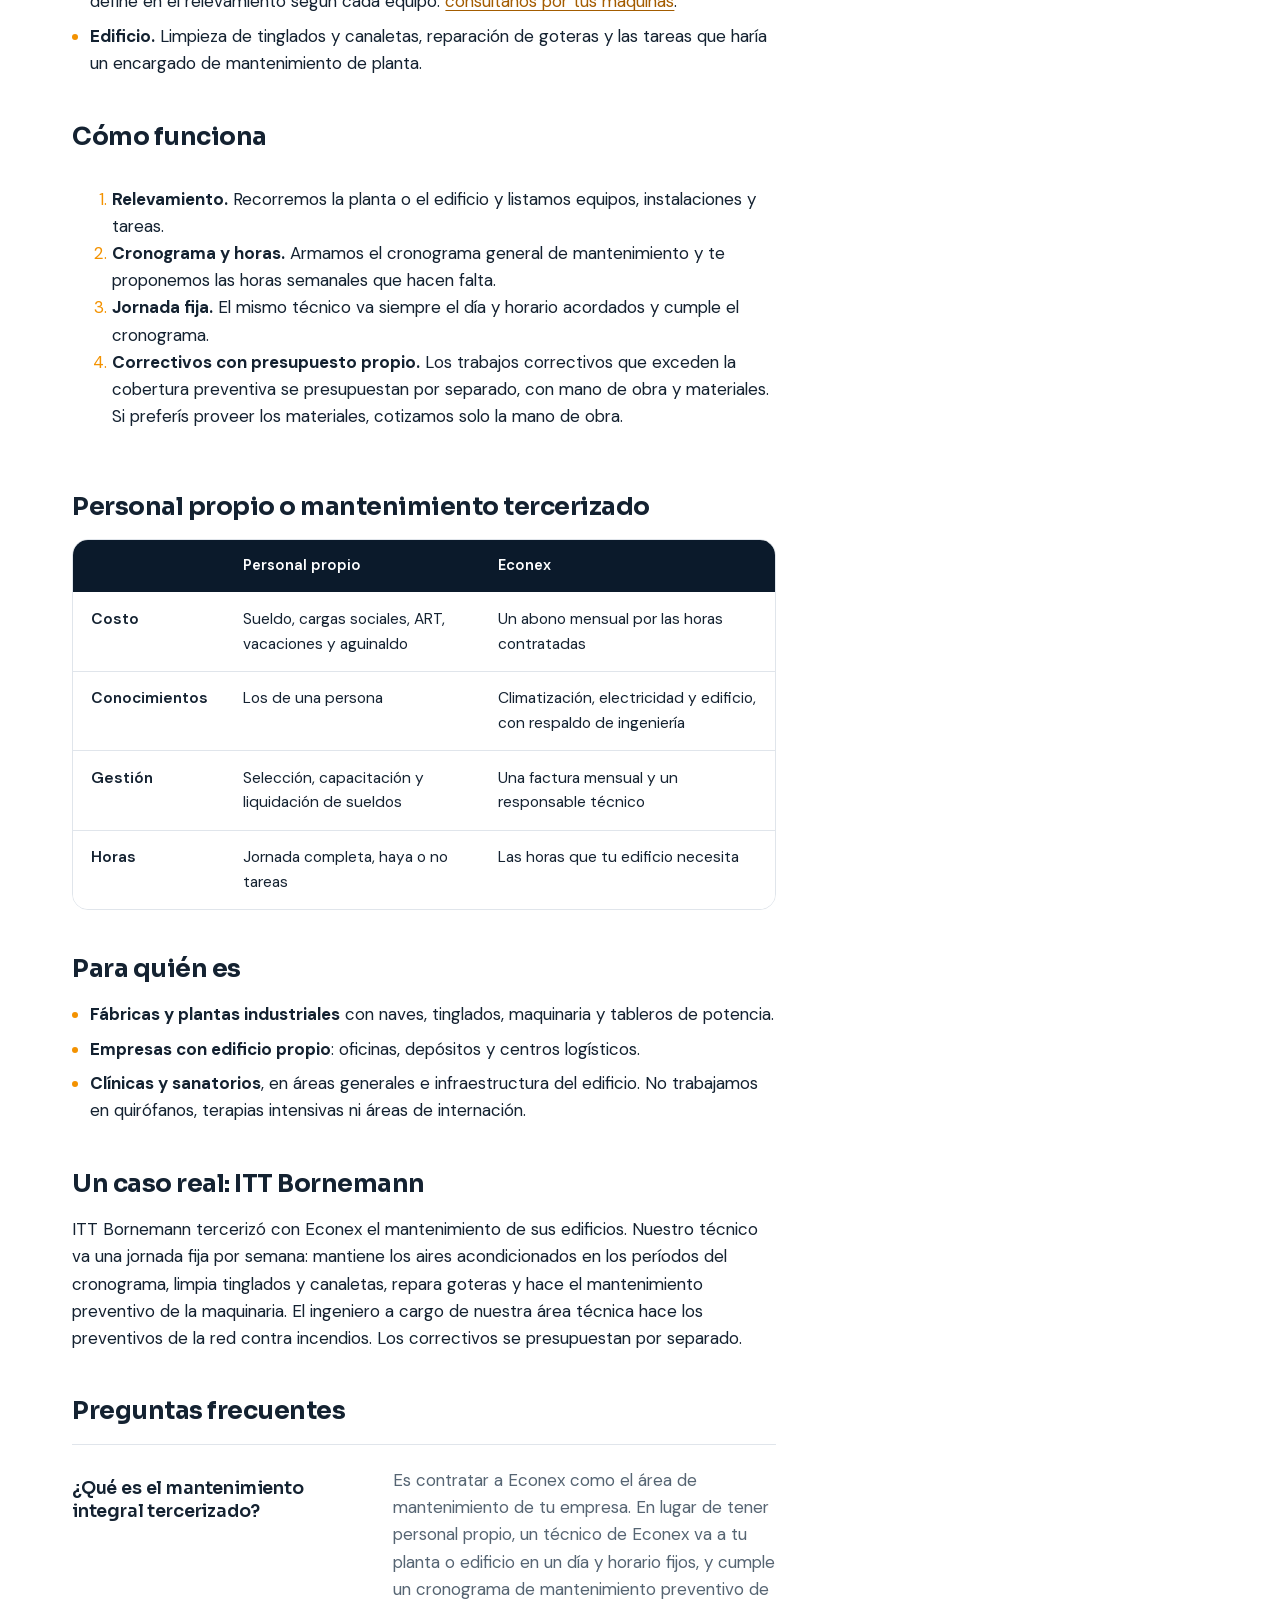
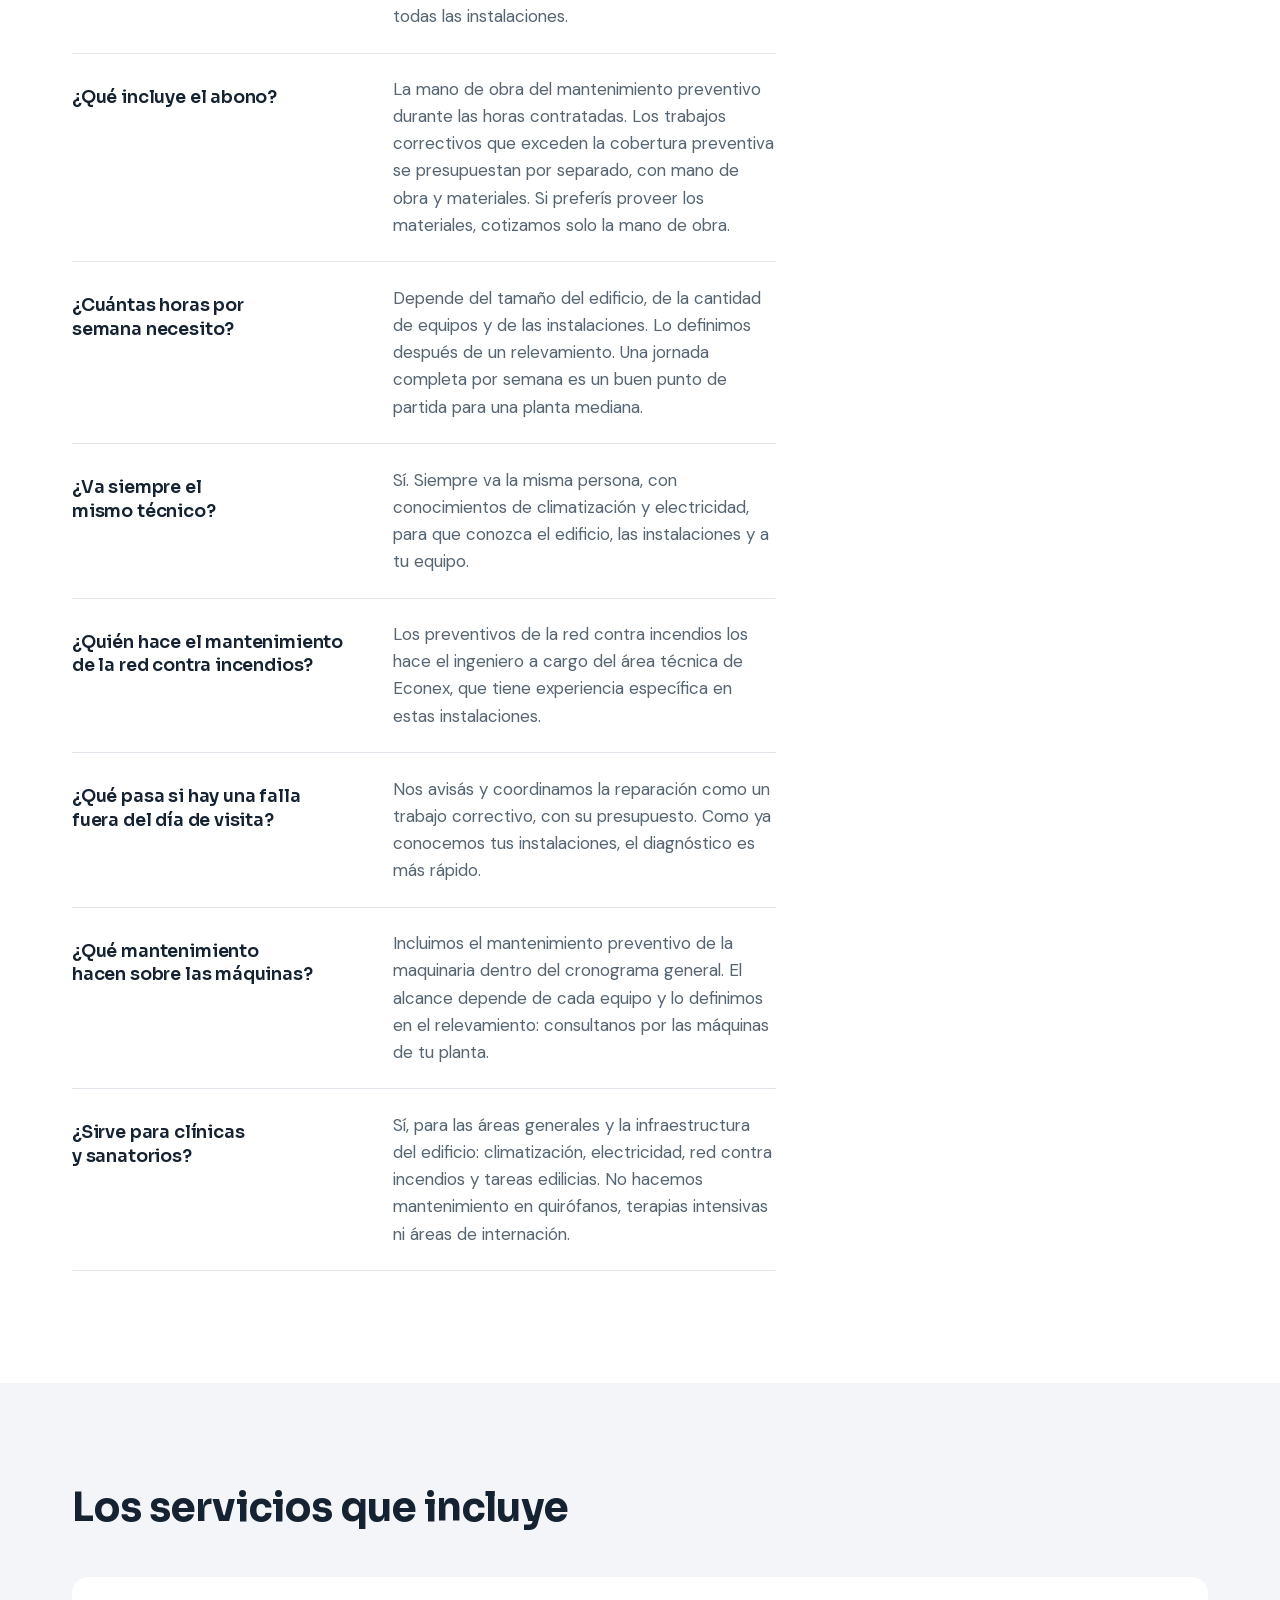
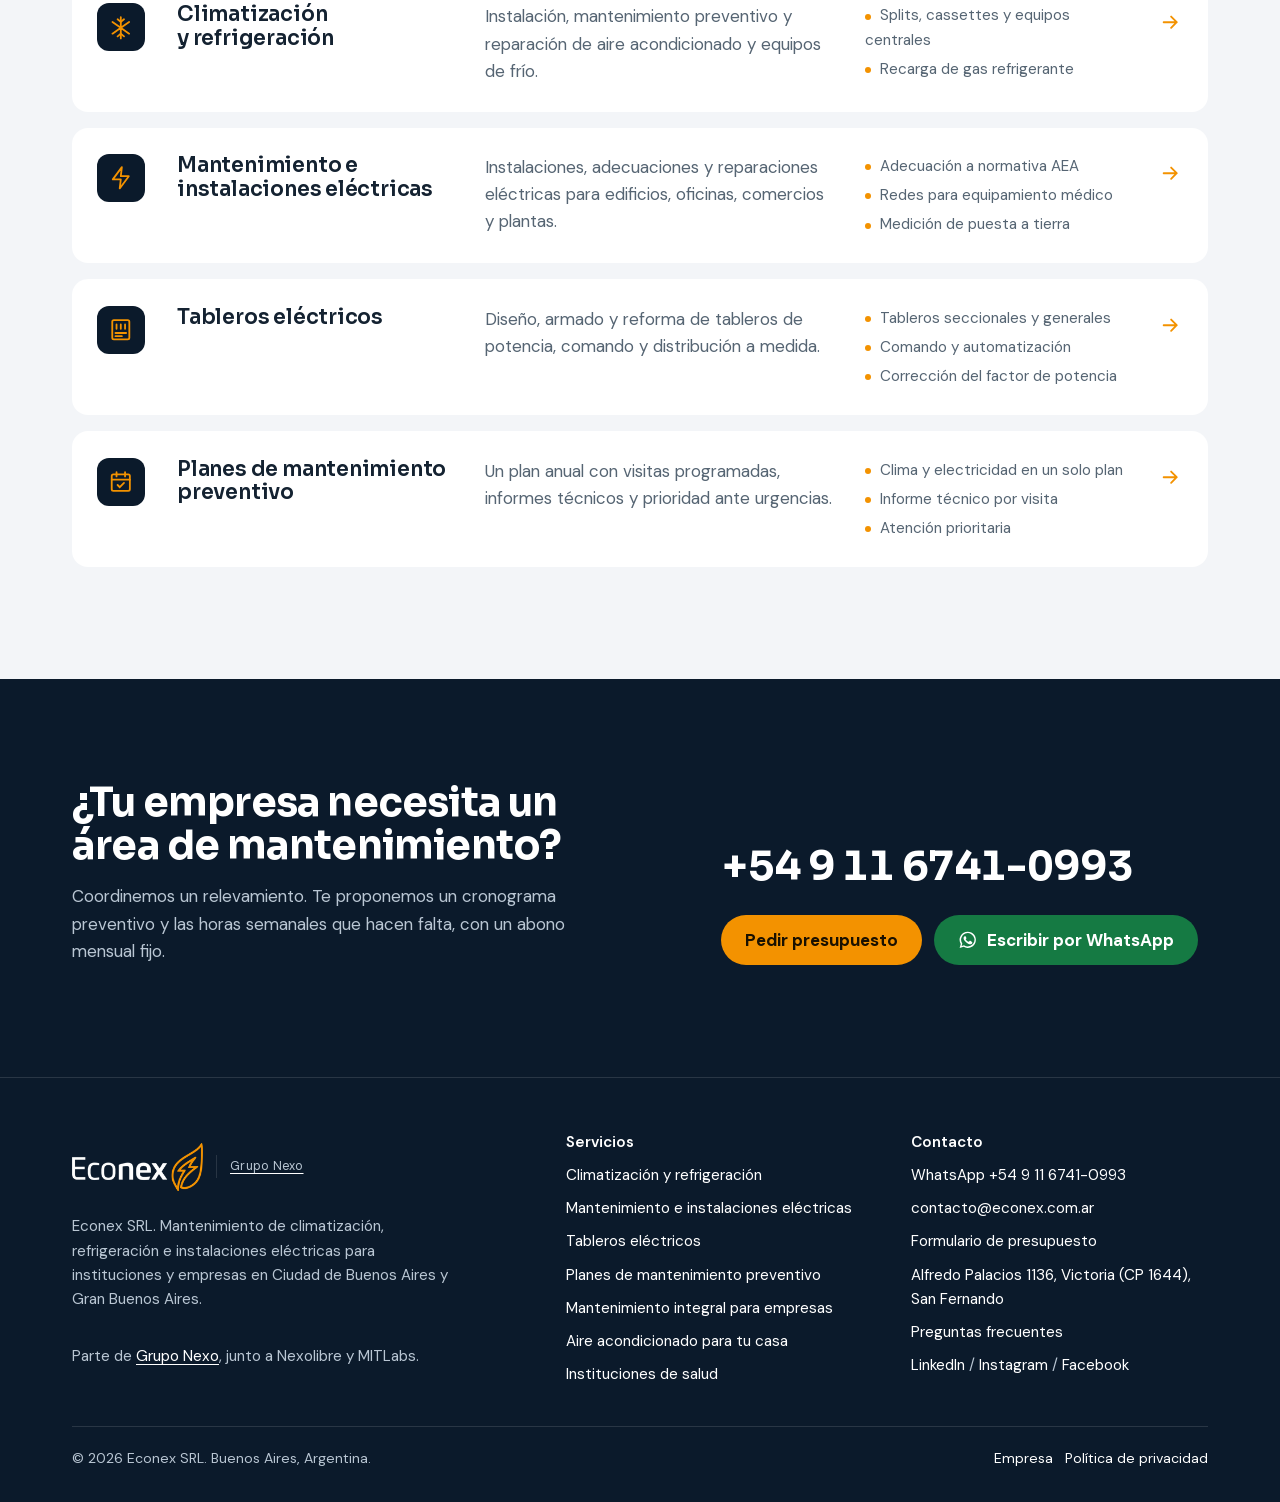
<file: mantenimiento-integral-tercerizado.html>
<!doctype html>
<html lang="es-AR">
<head>
<!-- Google Tag Manager -->
<script>(function(w,d,s,l,i){w[l]=w[l]||[];w[l].push({'gtm.start':
new Date().getTime(),event:'gtm.js'});var f=d.getElementsByTagName(s)[0],
j=d.createElement(s),dl=l!='dataLayer'?'&l='+l:'';j.async=true;j.src=
'https://www.googletagmanager.com/gtm.js?id='+i+dl;f.parentNode.insertBefore(j,f);
})(window,document,'script','dataLayer','GTM-N4XM5SFN');</script>
<!-- End Google Tag Manager -->
<meta charset="utf-8">
<!-- Google tag (gtag.js) -->
<script async src="https://www.googletagmanager.com/gtag/js?id=G-8FJ1DMCTJG"></script>
<script>
  window.dataLayer = window.dataLayer || [];
  function gtag(){dataLayer.push(arguments);}
  gtag('js', new Date());

  gtag('config', 'G-8FJ1DMCTJG');
</script>
<meta name="viewport" content="width=device-width, initial-scale=1, viewport-fit=cover">
<title>Mantenimiento integral tercerizado para empresas | Econex</title>
<meta name="description" content="Tu área de mantenimiento sin personal propio: técnico fijo semanal para clima, electricidad, red contra incendios, maquinaria y edificio. CABA y GBA.">
<link rel="canonical" href="https://econex.com.ar/mantenimiento-integral-tercerizado.html">
<meta name="robots" content="index, follow, max-image-preview:large, max-snippet:-1">
<meta name="theme-color" content="#0b1a2b">
<meta name="geo.region" content="AR-B">
<meta name="geo.placename" content="Buenos Aires">
<meta property="og:locale" content="es_AR">
<meta property="og:type" content="website">
<meta property="og:site_name" content="Econex">
<meta property="og:title" content="Mantenimiento integral tercerizado para empresas | Econex">
<meta property="og:description" content="Tu área de mantenimiento sin personal propio: técnico fijo semanal para clima, electricidad, red contra incendios, maquinaria y edificio. CABA y GBA.">
<meta property="og:url" content="https://econex.com.ar/mantenimiento-integral-tercerizado.html">
<meta property="og:image" content="https://econex.com.ar/assets/img/og-econex.jpg">
<meta property="og:image:alt" content="Econex: climatización, refrigeración y electricidad para instituciones y empresas">
<meta property="og:image:width" content="1200">
<meta property="og:image:height" content="630">
<meta name="twitter:card" content="summary_large_image">
<link rel="icon" href="favicon.ico" sizes="32x32">
<link rel="icon" href="favicon.svg" type="image/svg+xml">
<link rel="apple-touch-icon" href="assets/img/apple-touch-icon.png">
<link rel="manifest" href="site.webmanifest">
<link rel="preload" href="assets/fonts/sora.woff2" as="font" type="font/woff2" crossorigin>
<link rel="preload" href="assets/fonts/dm-sans.woff2" as="font" type="font/woff2" crossorigin>
<link rel="stylesheet" href="assets/css/styles.css">
<link rel="alternate" type="text/plain" title="Resumen para asistentes de IA" href="llms.txt">
<script type="application/ld+json">{"@context": "https://schema.org", "@type": "Service", "name": "Mantenimiento integral tercerizado", "serviceType": ["Mantenimiento de planta tercerizado", "Mantenimiento edilicio", "Mantenimiento preventivo de instalaciones"], "provider": {"@id": "https://econex.com.ar/#organizacion"}, "areaServed": ["Ciudad Autónoma de Buenos Aires", "Gran Buenos Aires"], "audience": {"@type": "BusinessAudience", "audienceType": "Fábricas, plantas industriales, empresas con edificio propio, clínicas y sanatorios"}, "url": "https://econex.com.ar/mantenimiento-integral-tercerizado.html", "description": "Econex funciona como el área de mantenimiento de la empresa: un técnico fijo con jornada semanal cumple un cronograma preventivo de climatización, electricidad, red contra incendios, maquinaria y tareas edilicias, por un abono mensual. Los correctivos que exceden la cobertura preventiva se presupuestan por separado."}</script>
<script type="application/ld+json">{"@context": "https://schema.org", "@type": "FAQPage", "mainEntity": [{"@type": "Question", "name": "¿Qué es el mantenimiento integral tercerizado?", "acceptedAnswer": {"@type": "Answer", "text": "Es contratar a Econex como el área de mantenimiento de tu empresa. En lugar de tener personal propio, un técnico de Econex va a tu planta o edificio en un día y horario fijos, y cumple un cronograma de mantenimiento preventivo de todas las instalaciones."}}, {"@type": "Question", "name": "¿Qué incluye el abono?", "acceptedAnswer": {"@type": "Answer", "text": "La mano de obra del mantenimiento preventivo durante las horas contratadas. Los trabajos correctivos que exceden la cobertura preventiva se presupuestan por separado, con mano de obra y materiales. Si preferís proveer los materiales, cotizamos solo la mano de obra."}}, {"@type": "Question", "name": "¿Cuántas horas por semana necesito?", "acceptedAnswer": {"@type": "Answer", "text": "Depende del tamaño del edificio, de la cantidad de equipos y de las instalaciones. Lo definimos después de un relevamiento. Una jornada completa por semana es un buen punto de partida para una planta mediana."}}, {"@type": "Question", "name": "¿Va siempre el mismo técnico?", "acceptedAnswer": {"@type": "Answer", "text": "Sí. Siempre va la misma persona, con conocimientos de climatización y electricidad, para que conozca el edificio, las instalaciones y a tu equipo."}}, {"@type": "Question", "name": "¿Quién hace el mantenimiento de la red contra incendios?", "acceptedAnswer": {"@type": "Answer", "text": "Los preventivos de la red contra incendios los hace el ingeniero a cargo del área técnica de Econex, que tiene experiencia específica en estas instalaciones."}}, {"@type": "Question", "name": "¿Qué pasa si hay una falla fuera del día de visita?", "acceptedAnswer": {"@type": "Answer", "text": "Nos avisás y coordinamos la reparación como un trabajo correctivo, con su presupuesto. Como ya conocemos tus instalaciones, el diagnóstico es más rápido."}}, {"@type": "Question", "name": "¿Qué mantenimiento hacen sobre las máquinas?", "acceptedAnswer": {"@type": "Answer", "text": "Incluimos el mantenimiento preventivo de la maquinaria dentro del cronograma general. El alcance depende de cada equipo y lo definimos en el relevamiento: consultanos por las máquinas de tu planta."}}, {"@type": "Question", "name": "¿Sirve para clínicas y sanatorios?", "acceptedAnswer": {"@type": "Answer", "text": "Sí, para las áreas generales y la infraestructura del edificio: climatización, electricidad, red contra incendios y tareas edilicias. No hacemos mantenimiento en quirófanos, terapias intensivas ni áreas de internación."}}]}</script>
<script type="application/ld+json">{"@context": "https://schema.org", "@type": "BreadcrumbList", "itemListElement": [{"@type": "ListItem", "position": 1, "name": "Inicio", "item": "https://econex.com.ar/"}, {"@type": "ListItem", "position": 2, "name": "Mantenimiento integral para empresas", "item": "https://econex.com.ar/mantenimiento-integral-tercerizado.html"}]}</script>
<script type="application/ld+json">{"@context": "https://schema.org", "@type": "WebPage", "url": "https://econex.com.ar/mantenimiento-integral-tercerizado.html", "name": "Mantenimiento integral tercerizado para empresas | Econex", "inLanguage": "es-AR", "isPartOf": {"@id": "https://econex.com.ar/#sitio"}, "about": {"@id": "https://econex.com.ar/#organizacion"}, "dateModified": "2026-10-27", "primaryImageOfPage": "https://econex.com.ar/assets/img/trabajos/mantenimiento-tablero-seccional-901.webp"}</script>
</head>
<body>
<!-- Google Tag Manager (noscript) -->
<noscript><iframe src="https://www.googletagmanager.com/ns.html?id=GTM-N4XM5SFN"
height="0" width="0" style="display:none;visibility:hidden"></iframe></noscript>
<!-- End Google Tag Manager (noscript) -->
<a class="skip" href="#contenido">Saltar al contenido</a>
<header class="site-header">
  <div class="wrap">
    <a class="brand" href="/" aria-label="Econex, inicio"><img class="brand-logo" src="assets/img/logo-econex.webp" srcset="assets/img/logo-econex.webp 2x, assets/img/logo-econex-3x.webp 3x" width="115" height="42" alt=""><span class="brand-sub">Grupo Nexo</span></a>
    <button class="nav-toggle" type="button" aria-expanded="false" aria-controls="nav">Menú</button>
    <nav class="nav" id="nav" aria-label="Principal">
      <a href="servicios.html">Servicios</a>
      <a href="mantenimiento-integral-tercerizado.html" aria-current="page">Para empresas</a>
      <a href="instituciones-de-salud.html">Salud</a>
      <a href="empresa.html">Nosotros</a>
      <a href="preguntas-frecuentes.html">Preguntas</a>
      <a class="btn btn-primary" href="contacto.html">Pedir presupuesto</a>
    </nav>
  </div>
</header>
<main id="contenido">

<section class="page-hero has-img"><figure class="photo ph-bg"><img src="assets/img/trabajos/mantenimiento-tablero-seccional-800.webp" srcset="assets/img/trabajos/mantenimiento-tablero-seccional-480.webp 480w, assets/img/trabajos/mantenimiento-tablero-seccional-800.webp 800w, assets/img/trabajos/mantenimiento-tablero-seccional-901.webp 901w" sizes="(max-width: 820px) 100vw, 55vw" width="901" height="1600" alt="" fetchpriority="high" decoding="async"></figure><div class="wrap">
  <nav aria-label="Ruta"><ol class="crumbs"><li><a href="/">Inicio</a></li><li aria-current="page">Mantenimiento integral para empresas</li></ol></nav>
  <h1>Mantenimiento integral tercerizado para fábricas, empresas e instituciones</h1>
  <p class="lead">Tu área de mantenimiento, sin personal propio. Un técnico fijo, un cronograma preventivo y un abono mensual previsible.</p>
  <p class="updated">Actualizado en octubre de 2026</p>
</div></section>
<section class="section"><div class="wrap split">
  <article class="prose">
    <p class="answer-first">Econex funciona como el área de mantenimiento de tu empresa. Un técnico fijo de Econex va a tu planta o edificio una jornada por semana, en un día y horario acordados, y cumple un cronograma de mantenimiento preventivo que cubre climatización, instalación eléctrica, red contra incendios, maquinaria y tareas edilicias. Pagás un abono por las horas contratadas, sin sumar personal a tu nómina. Los trabajos correctivos que exceden la cobertura preventiva se presupuestan por separado.</p>
    <figure class="photo "><img src="assets/img/trabajos/trabajo-en-altura-con-arnes-800.webp" srcset="assets/img/trabajos/trabajo-en-altura-con-arnes-480.webp 480w, assets/img/trabajos/trabajo-en-altura-con-arnes-800.webp 800w, assets/img/trabajos/trabajo-en-altura-con-arnes-1200.webp 1200w, assets/img/trabajos/trabajo-en-altura-con-arnes-1600.webp 1600w, assets/img/trabajos/trabajo-en-altura-con-arnes-1880.webp 1880w" sizes="(max-width: 920px) 100vw, 46rem" width="1880" height="878" alt="Técnico de Econex con arnés trabajando en altura sobre la terraza de un edificio" loading="lazy" decoding="async"></figure>
    <h2>Qué cubre</h2>
    <ul>
      <li><strong>Climatización.</strong> Limpieza y control de los aires acondicionados en los períodos del cronograma.</li>
      <li><strong>Instalación eléctrica y tableros.</strong> Revisión de tableros, circuitos e iluminación, y ajustes menores.</li>
      <li><strong>Red contra incendios.</strong> Preventivos a cargo del ingeniero responsable del área técnica de Econex.</li>
      <li><strong>Maquinaria.</strong> Mantenimiento preventivo dentro del cronograma general. El alcance se define en el relevamiento según cada equipo: <a href="contacto.html">consultanos por tus máquinas</a>.</li>
      <li><strong>Edificio.</strong> Limpieza de tinglados y canaletas, reparación de goteras y las tareas que haría un encargado de mantenimiento de planta.</li>
    </ul>
    <h2>Cómo funciona</h2>
    <ol>
      <li><strong>Relevamiento.</strong> Recorremos la planta o el edificio y listamos equipos, instalaciones y tareas.</li>
      <li><strong>Cronograma y horas.</strong> Armamos el cronograma general de mantenimiento y te proponemos las horas semanales que hacen falta.</li>
      <li><strong>Jornada fija.</strong> El mismo técnico va siempre el día y horario acordados y cumple el cronograma.</li>
      <li><strong>Correctivos con presupuesto propio.</strong> Los trabajos correctivos que exceden la cobertura preventiva se presupuestan por separado, con mano de obra y materiales. Si preferís proveer los materiales, cotizamos solo la mano de obra.</li>
    </ol>
    <h2>Personal propio o mantenimiento tercerizado</h2>
    <div class="table-wrap"><table class="stack">
      <thead><tr><th scope="col"><span class="sr-only">Aspecto</span></th><th scope="col">Personal propio</th><th scope="col">Econex</th></tr></thead>
      <tbody>
        <tr><th scope="row">Costo</th><td data-label="Personal propio">Sueldo, cargas sociales, ART, vacaciones y aguinaldo</td><td data-label="Econex">Un abono mensual por las horas contratadas</td></tr>
        <tr><th scope="row">Conocimientos</th><td data-label="Personal propio">Los de una persona</td><td data-label="Econex">Climatización, electricidad y edificio, con respaldo de ingeniería</td></tr>
        <tr><th scope="row">Gestión</th><td data-label="Personal propio">Selección, capacitación y liquidación de sueldos</td><td data-label="Econex">Una factura mensual y un responsable técnico</td></tr>
        <tr><th scope="row">Horas</th><td data-label="Personal propio">Jornada completa, haya o no tareas</td><td data-label="Econex">Las horas que tu edificio necesita</td></tr>
      </tbody></table></div>
    <h2>Para quién es</h2>
    <ul>
      <li><strong>Fábricas y plantas industriales</strong> con naves, tinglados, maquinaria y tableros de potencia.</li>
      <li><strong>Empresas con edificio propio</strong>: oficinas, depósitos y centros logísticos.</li>
      <li><strong>Clínicas y sanatorios</strong>, en áreas generales e infraestructura del edificio. No trabajamos en quirófanos, terapias intensivas ni áreas de internación.</li>
    </ul>
    <h2>Un caso real: ITT Bornemann</h2>
    <p>ITT Bornemann tercerizó con Econex el mantenimiento de sus edificios. Nuestro técnico va una jornada fija por semana: mantiene los aires acondicionados en los períodos del cronograma, limpia tinglados y canaletas, repara goteras y hace el mantenimiento preventivo de la maquinaria. El ingeniero a cargo de nuestra área técnica hace los preventivos de la red contra incendios. Los correctivos se presupuestan por separado.</p>
    <h2>Preguntas frecuentes</h2>
    <div class="qa"><div><h3>¿Qué es el mantenimiento integral tercerizado?</h3><p>Es contratar a Econex como el área de mantenimiento de tu empresa. En lugar de tener personal propio, un técnico de Econex va a tu planta o edificio en un día y horario fijos, y cumple un cronograma de mantenimiento preventivo de todas las instalaciones.</p></div><div><h3>¿Qué incluye el abono?</h3><p>La mano de obra del mantenimiento preventivo durante las horas contratadas. Los trabajos correctivos que exceden la cobertura preventiva se presupuestan por separado, con mano de obra y materiales. Si preferís proveer los materiales, cotizamos solo la mano de obra.</p></div><div><h3>¿Cuántas horas por semana necesito?</h3><p>Depende del tamaño del edificio, de la cantidad de equipos y de las instalaciones. Lo definimos después de un relevamiento. Una jornada completa por semana es un buen punto de partida para una planta mediana.</p></div><div><h3>¿Va siempre el mismo técnico?</h3><p>Sí. Siempre va la misma persona, con conocimientos de climatización y electricidad, para que conozca el edificio, las instalaciones y a tu equipo.</p></div><div><h3>¿Quién hace el mantenimiento de la red contra incendios?</h3><p>Los preventivos de la red contra incendios los hace el ingeniero a cargo del área técnica de Econex, que tiene experiencia específica en estas instalaciones.</p></div><div><h3>¿Qué pasa si hay una falla fuera del día de visita?</h3><p>Nos avisás y coordinamos la reparación como un trabajo correctivo, con su presupuesto. Como ya conocemos tus instalaciones, el diagnóstico es más rápido.</p></div><div><h3>¿Qué mantenimiento hacen sobre las máquinas?</h3><p>Incluimos el mantenimiento preventivo de la maquinaria dentro del cronograma general. El alcance depende de cada equipo y lo definimos en el relevamiento: consultanos por las máquinas de tu planta.</p></div><div><h3>¿Sirve para clínicas y sanatorios?</h3><p>Sí, para las áreas generales y la infraestructura del edificio: climatización, electricidad, red contra incendios y tareas edilicias. No hacemos mantenimiento en quirófanos, terapias intensivas ni áreas de internación.</p></div></div>
  </article>
  <aside class="aside">
    <h2>Consultá por tu planta o edificio</h2>
    <p class="muted">Hacemos un relevamiento y te proponemos un cronograma y las horas semanales.</p>
    <a class="btn btn-primary" href="contacto.html">Completar formulario</a>
    <a class="btn btn-wa" href="https://wa.me/5491167410993?text=Hola%20Econex%2C%20quiero%20consultar%20por%20mantenimiento%20integral%20para%20mi%20empresa." rel="noopener" target="_blank"><svg viewBox="0 0 24 24" fill="currentColor" aria-hidden="true"><path d="M12 2a10 10 0 0 0-8.6 15.1L2 22l5-1.3A10 10 0 1 0 12 2Zm0 18.2a8.2 8.2 0 0 1-4.2-1.2l-.3-.2-3 .8.8-2.9-.2-.3A8.2 8.2 0 1 1 12 20.2Zm4.5-6.1c-.2-.1-1.5-.7-1.7-.8-.2-.1-.4-.1-.6.1l-.8 1c-.1.2-.3.2-.5.1a6.7 6.7 0 0 1-3.3-2.9c-.3-.4.3-.4.7-1.4.1-.2 0-.3 0-.4l-.8-1.8c-.2-.5-.4-.4-.6-.4h-.5a1 1 0 0 0-.7.3 3 3 0 0 0-.9 2.2 5.2 5.2 0 0 0 1.1 2.7 11.8 11.8 0 0 0 4.5 4c1.7.7 2.3.8 3.2.6a2.7 2.7 0 0 0 1.8-1.2 2.2 2.2 0 0 0 .1-1.3c0-.1-.2-.2-.5-.3Z"/></svg> Escribir por WhatsApp</a>
    <ul><li class="mono">+54 9 11 6741-0993</li><li class="mono">contacto@econex.com.ar</li></ul>
  </aside>
</div></section>
<section class="section sunk"><div class="wrap">
  <div class="section-head"><h2>Los servicios que incluye</h2></div>
  <div class="index"><a class="index-row" href="servicios/climatizacion-y-refrigeracion.html">
  <span class="ico"><svg viewBox="0 0 24 24" fill="none" stroke="currentColor" stroke-width="1.7" stroke-linecap="round" aria-hidden="true"><path d="M12 2v20M4.2 6.5l15.6 11M19.8 6.5 4.2 17.5"/><path d="m9 4 3 2.5L15 4M9 20l3-2.5 3 2.5"/></svg></span>
  <h3>Climatización y refrigeración</h3>
  <p>Instalación, mantenimiento preventivo y reparación de aire acondicionado y equipos de frío.</p>
  <ul><li>Splits, cassettes y equipos centrales</li><li>Recarga de gas refrigerante</li></ul>
  <span class="go"><svg viewBox="0 0 24 24" fill="none" stroke="currentColor" stroke-width="2" stroke-linecap="round" stroke-linejoin="round" aria-hidden="true"><path d="M5 12h14M13 6l6 6-6 6"/></svg></span>
</a>
<a class="index-row" href="servicios/mantenimiento-electrico.html">
  <span class="ico volt"><svg viewBox="0 0 24 24" fill="none" stroke="currentColor" stroke-width="1.7" stroke-linejoin="round" aria-hidden="true"><path d="M13 2 4.5 13.5H12L11 22l8.5-11.5H12L13 2Z"/></svg></span>
  <h3>Mantenimiento e instalaciones eléctricas</h3>
  <p>Instalaciones, adecuaciones y reparaciones eléctricas para edificios, oficinas, comercios y plantas.</p>
  <ul><li>Adecuación a normativa AEA</li><li>Redes para equipamiento médico</li><li>Medición de puesta a tierra</li></ul>
  <span class="go"><svg viewBox="0 0 24 24" fill="none" stroke="currentColor" stroke-width="2" stroke-linecap="round" stroke-linejoin="round" aria-hidden="true"><path d="M5 12h14M13 6l6 6-6 6"/></svg></span>
</a>
<a class="index-row" href="servicios/tableros-electricos.html">
  <span class="ico volt"><svg viewBox="0 0 24 24" fill="none" stroke="currentColor" stroke-width="1.7" stroke-linecap="round" aria-hidden="true"><rect x="4" y="3" width="16" height="18" rx="1.5"/><path d="M8 7v4M12 7v4M16 7v4M7 15h10M7 18h6"/></svg></span>
  <h3>Tableros eléctricos</h3>
  <p>Diseño, armado y reforma de tableros de potencia, comando y distribución a medida.</p>
  <ul><li>Tableros seccionales y generales</li><li>Comando y automatización</li><li>Corrección del factor de potencia</li></ul>
  <span class="go"><svg viewBox="0 0 24 24" fill="none" stroke="currentColor" stroke-width="2" stroke-linecap="round" stroke-linejoin="round" aria-hidden="true"><path d="M5 12h14M13 6l6 6-6 6"/></svg></span>
</a>
<a class="index-row" href="servicios/mantenimiento-preventivo.html">
  <span class="ico"><svg viewBox="0 0 24 24" fill="none" stroke="currentColor" stroke-width="1.7" stroke-linecap="round" aria-hidden="true"><rect x="3.5" y="5" width="17" height="15.5" rx="1.5"/><path d="M3.5 10h17M8 3v4M16 3v4"/><path d="m9 15 2 2 4-4"/></svg></span>
  <h3>Planes de mantenimiento preventivo</h3>
  <p>Un plan anual con visitas programadas, informes técnicos y prioridad ante urgencias.</p>
  <ul><li>Clima y electricidad en un solo plan</li><li>Informe técnico por visita</li><li>Atención prioritaria</li></ul>
  <span class="go"><svg viewBox="0 0 24 24" fill="none" stroke="currentColor" stroke-width="2" stroke-linecap="round" stroke-linejoin="round" aria-hidden="true"><path d="M5 12h14M13 6l6 6-6 6"/></svg></span>
</a></div>
</div></section>
<section class="section cta-dark"><div class="wrap closing">
  <div><h2>¿Tu empresa necesita un área de mantenimiento?</h2><p>Coordinemos un relevamiento. Te proponemos un cronograma preventivo y las horas semanales que hacen falta, con un abono mensual fijo.</p></div>
  <div class="contact-direct">
    <a class="phone" href="tel:+5491167410993">+54 9 11 6741-0993</a>
    <div class="btn-row"><a class="btn btn-primary" href="contacto.html">Pedir presupuesto</a><a class="btn btn-wa" href="https://wa.me/5491167410993?text=Hola%20Econex%2C%20quiero%20pedir%20un%20presupuesto." rel="noopener" target="_blank"><svg viewBox="0 0 24 24" fill="currentColor" aria-hidden="true"><path d="M12 2a10 10 0 0 0-8.6 15.1L2 22l5-1.3A10 10 0 1 0 12 2Zm0 18.2a8.2 8.2 0 0 1-4.2-1.2l-.3-.2-3 .8.8-2.9-.2-.3A8.2 8.2 0 1 1 12 20.2Zm4.5-6.1c-.2-.1-1.5-.7-1.7-.8-.2-.1-.4-.1-.6.1l-.8 1c-.1.2-.3.2-.5.1a6.7 6.7 0 0 1-3.3-2.9c-.3-.4.3-.4.7-1.4.1-.2 0-.3 0-.4l-.8-1.8c-.2-.5-.4-.4-.6-.4h-.5a1 1 0 0 0-.7.3 3 3 0 0 0-.9 2.2 5.2 5.2 0 0 0 1.1 2.7 11.8 11.8 0 0 0 4.5 4c1.7.7 2.3.8 3.2.6a2.7 2.7 0 0 0 1.8-1.2 2.2 2.2 0 0 0 .1-1.3c0-.1-.2-.2-.5-.3Z"/></svg> Escribir por WhatsApp</a></div>
  </div>
</div></section>
</main>
<footer class="site-footer">
  <div class="wrap">
    <div class="foot-grid">
      <div class="foot-about">
        <a class="brand" href="/"><img class="brand-logo" src="assets/img/logo-econex.webp" srcset="assets/img/logo-econex.webp 2x, assets/img/logo-econex-3x.webp 3x" width="115" height="42" alt="Econex"><span class="brand-sub">Grupo Nexo</span></a>
        <p>Econex SRL. Mantenimiento de climatización, refrigeración e instalaciones eléctricas para instituciones y empresas en Ciudad de Buenos Aires y Gran Buenos Aires.</p>
        <p>Parte de <a href="https://gruponexosoluciones.com" rel="noopener" target="_blank">Grupo Nexo</a>, junto a Nexolibre y MITLabs.</p>
      </div>
      <div><h2>Servicios</h2><ul><li><a href="servicios/climatizacion-y-refrigeracion.html">Climatización y refrigeración</a></li>
<li><a href="servicios/mantenimiento-electrico.html">Mantenimiento e instalaciones eléctricas</a></li>
<li><a href="servicios/tableros-electricos.html">Tableros eléctricos</a></li>
<li><a href="servicios/mantenimiento-preventivo.html">Planes de mantenimiento preventivo</a></li>
        <li><a href="mantenimiento-integral-tercerizado.html">Mantenimiento integral para empresas</a></li>
        <li><a href="aire-acondicionado-hogar.html">Aire acondicionado para tu casa</a></li>
        <li><a href="instituciones-de-salud.html">Instituciones de salud</a></li></ul></div>
      <div><h2>Contacto</h2><ul>
        <li><a href="https://wa.me/5491167410993?text=Hola%20Econex%2C%20quiero%20pedir%20un%20presupuesto." rel="noopener" target="_blank">WhatsApp +54 9 11 6741-0993</a></li>
        <li><a href="mailto:contacto@econex.com.ar">contacto@econex.com.ar</a></li>
        <li><a href="contacto.html">Formulario de presupuesto</a></li>
        <li><a href="https://maps.app.goo.gl/mrSBR9cGimJLiuqK8" rel="noopener" target="_blank">Alfredo Palacios 1136, Victoria (CP 1644), San Fernando</a></li>
        <li><a href="preguntas-frecuentes.html">Preguntas frecuentes</a></li>
        <li><a href="https://www.linkedin.com/company/econex-electro" rel="noopener" target="_blank">LinkedIn</a> / <a href="https://www.instagram.com/econex_srl" rel="noopener" target="_blank">Instagram</a> / <a href="https://www.facebook.com/people/Econexsrl/61553557221241" rel="noopener" target="_blank">Facebook</a></li></ul></div>
    </div>
    <div class="foot-bottom"><span>© 2026 Econex SRL. Buenos Aires, Argentina.</span><span><a href="empresa.html">Empresa</a>&nbsp;&nbsp;&nbsp;<a href="privacidad.html">Política de privacidad</a></span></div>
  </div>
</footer>
<a class="wa-float" href="https://wa.me/5491167410993?text=Hola%20Econex%2C%20quiero%20pedir%20un%20presupuesto." rel="noopener" target="_blank" aria-label="Escribinos por WhatsApp"><svg viewBox="0 0 24 24" fill="currentColor" aria-hidden="true"><path d="M12 2a10 10 0 0 0-8.6 15.1L2 22l5-1.3A10 10 0 1 0 12 2Zm0 18.2a8.2 8.2 0 0 1-4.2-1.2l-.3-.2-3 .8.8-2.9-.2-.3A8.2 8.2 0 1 1 12 20.2Zm4.5-6.1c-.2-.1-1.5-.7-1.7-.8-.2-.1-.4-.1-.6.1l-.8 1c-.1.2-.3.2-.5.1a6.7 6.7 0 0 1-3.3-2.9c-.3-.4.3-.4.7-1.4.1-.2 0-.3 0-.4l-.8-1.8c-.2-.5-.4-.4-.6-.4h-.5a1 1 0 0 0-.7.3 3 3 0 0 0-.9 2.2 5.2 5.2 0 0 0 1.1 2.7 11.8 11.8 0 0 0 4.5 4c1.7.7 2.3.8 3.2.6a2.7 2.7 0 0 0 1.8-1.2 2.2 2.2 0 0 0 .1-1.3c0-.1-.2-.2-.5-.3Z"/></svg></a>
<script src="assets/js/main.js" defer></script>
</body>
</html>
</file>
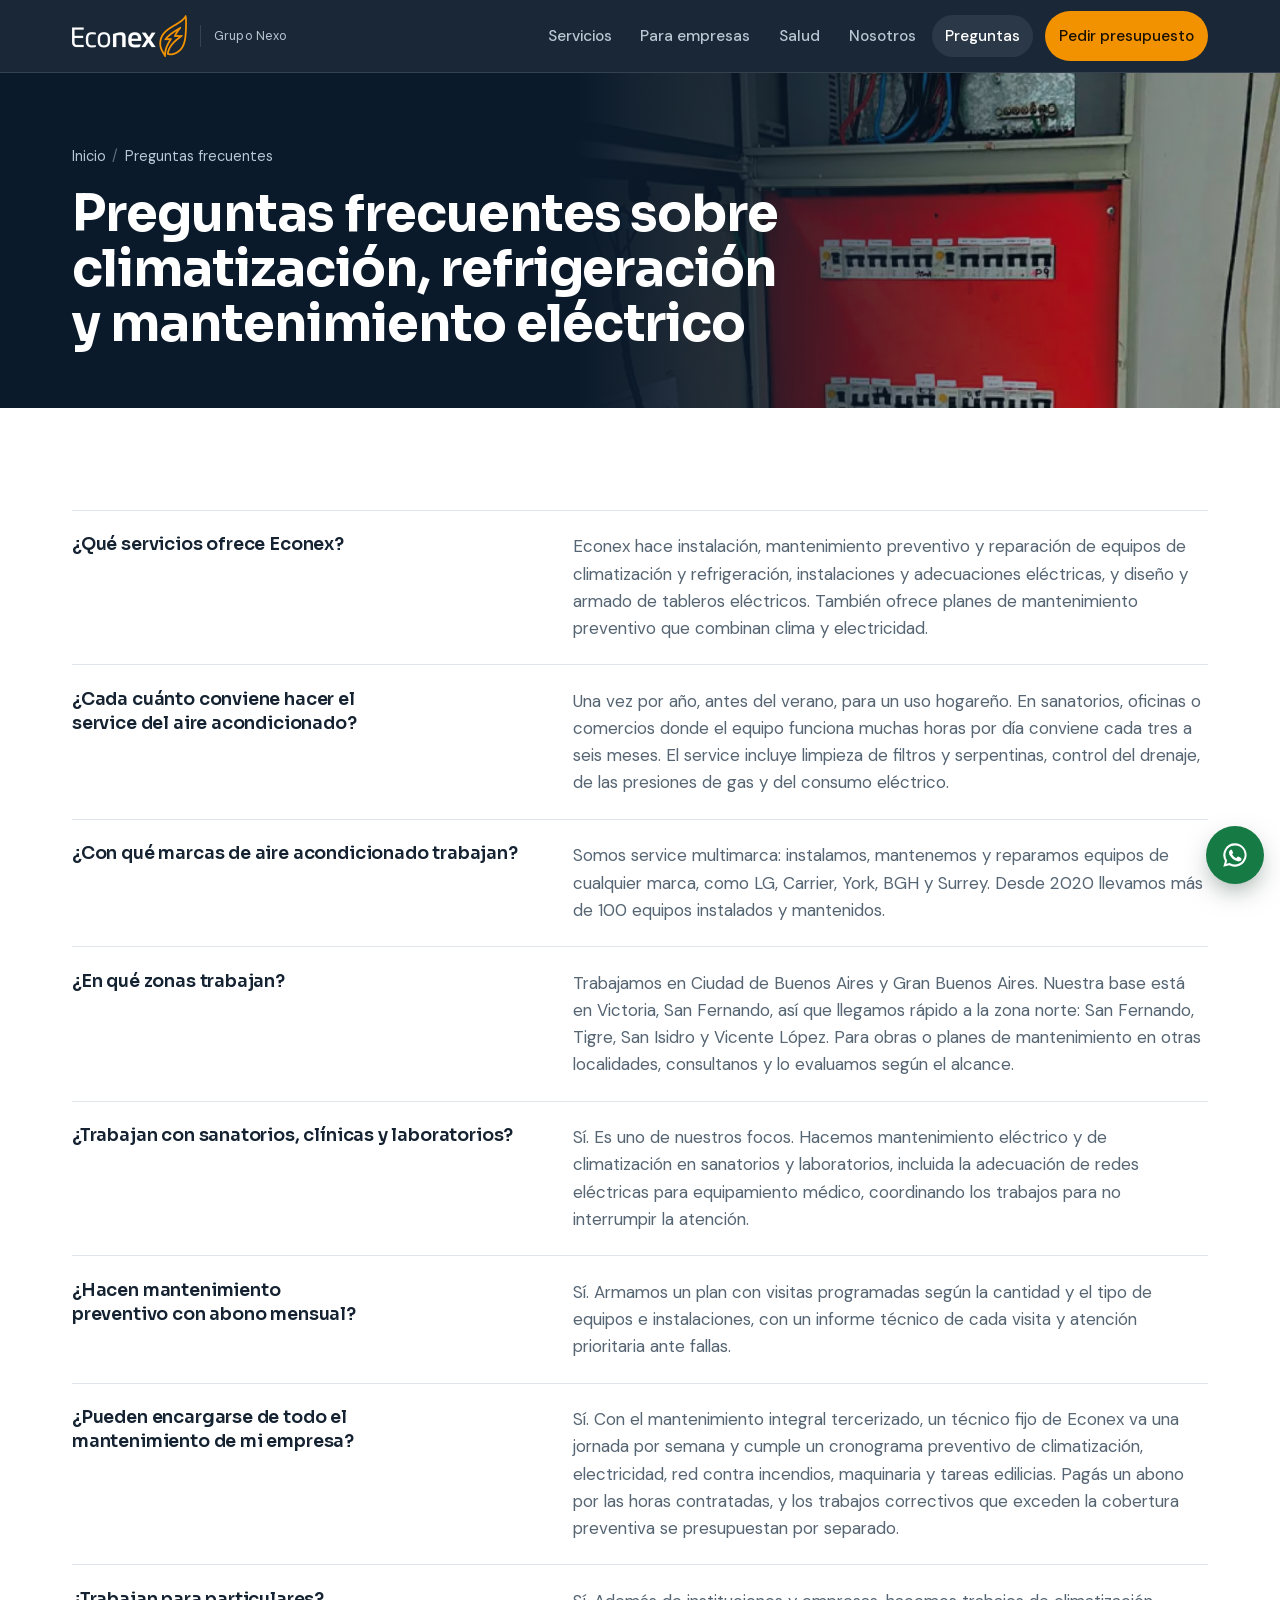
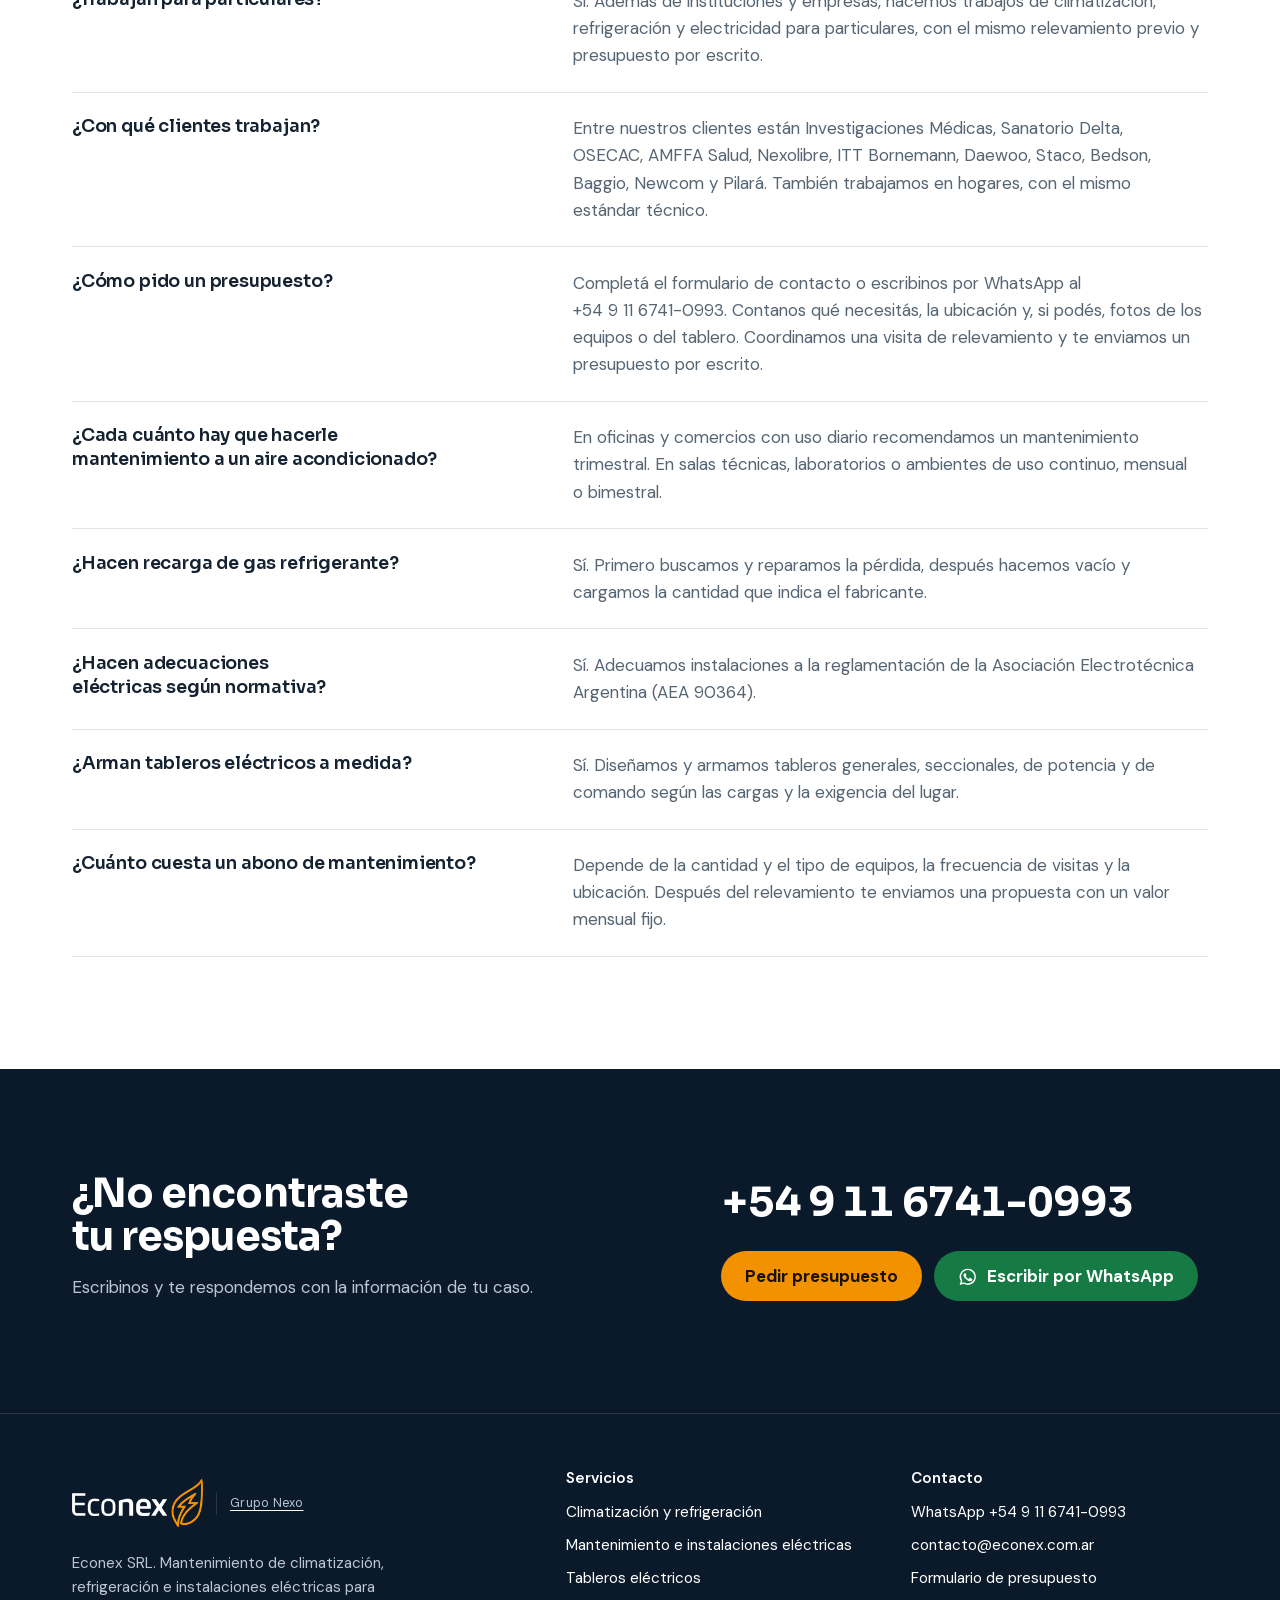
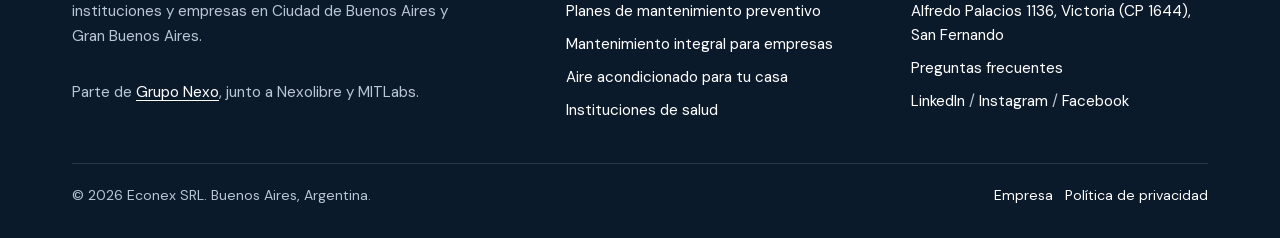
<file: preguntas-frecuentes.html>
<!doctype html>
<html lang="es-AR">
<head>
<!-- Google Tag Manager -->
<script>(function(w,d,s,l,i){w[l]=w[l]||[];w[l].push({'gtm.start':
new Date().getTime(),event:'gtm.js'});var f=d.getElementsByTagName(s)[0],
j=d.createElement(s),dl=l!='dataLayer'?'&l='+l:'';j.async=true;j.src=
'https://www.googletagmanager.com/gtm.js?id='+i+dl;f.parentNode.insertBefore(j,f);
})(window,document,'script','dataLayer','GTM-N4XM5SFN');</script>
<!-- End Google Tag Manager -->
<meta charset="utf-8">
<!-- Google tag (gtag.js) -->
<script async src="https://www.googletagmanager.com/gtag/js?id=G-8FJ1DMCTJG"></script>
<script>
  window.dataLayer = window.dataLayer || [];
  function gtag(){dataLayer.push(arguments);}
  gtag('js', new Date());

  gtag('config', 'G-8FJ1DMCTJG');
</script>
<meta name="viewport" content="width=device-width, initial-scale=1, viewport-fit=cover">
<title>Preguntas frecuentes sobre clima y electricidad | Econex</title>
<meta name="description" content="Respuestas sobre mantenimiento de aire acondicionado, recarga de gas, adecuaciones eléctricas, tableros y planes de mantenimiento preventivo en CABA y GBA.">
<link rel="canonical" href="https://econex.com.ar/preguntas-frecuentes.html">
<meta name="robots" content="index, follow, max-image-preview:large, max-snippet:-1">
<meta name="theme-color" content="#0b1a2b">
<meta name="geo.region" content="AR-B">
<meta name="geo.placename" content="Buenos Aires">
<meta property="og:locale" content="es_AR">
<meta property="og:type" content="website">
<meta property="og:site_name" content="Econex">
<meta property="og:title" content="Preguntas frecuentes sobre clima y electricidad | Econex">
<meta property="og:description" content="Respuestas sobre mantenimiento de aire acondicionado, recarga de gas, adecuaciones eléctricas, tableros y planes de mantenimiento preventivo en CABA y GBA.">
<meta property="og:url" content="https://econex.com.ar/preguntas-frecuentes.html">
<meta property="og:image" content="https://econex.com.ar/assets/img/og-econex.jpg">
<meta property="og:image:alt" content="Econex: climatización, refrigeración y electricidad para instituciones y empresas">
<meta property="og:image:width" content="1200">
<meta property="og:image:height" content="630">
<meta name="twitter:card" content="summary_large_image">
<link rel="icon" href="favicon.ico" sizes="32x32">
<link rel="icon" href="favicon.svg" type="image/svg+xml">
<link rel="apple-touch-icon" href="assets/img/apple-touch-icon.png">
<link rel="manifest" href="site.webmanifest">
<link rel="preload" href="assets/fonts/sora.woff2" as="font" type="font/woff2" crossorigin>
<link rel="preload" href="assets/fonts/dm-sans.woff2" as="font" type="font/woff2" crossorigin>
<link rel="stylesheet" href="assets/css/styles.css">
<link rel="alternate" type="text/plain" title="Resumen para asistentes de IA" href="llms.txt">
<script type="application/ld+json">{"@context": "https://schema.org", "@type": "FAQPage", "mainEntity": [{"@type": "Question", "name": "¿Qué servicios ofrece Econex?", "acceptedAnswer": {"@type": "Answer", "text": "Econex hace instalación, mantenimiento preventivo y reparación de equipos de climatización y refrigeración, instalaciones y adecuaciones eléctricas, y diseño y armado de tableros eléctricos. También ofrece planes de mantenimiento preventivo que combinan clima y electricidad."}}, {"@type": "Question", "name": "¿Cada cuánto conviene hacer el service del aire acondicionado?", "acceptedAnswer": {"@type": "Answer", "text": "Una vez por año, antes del verano, para un uso hogareño. En sanatorios, oficinas o comercios donde el equipo funciona muchas horas por día conviene cada tres a seis meses. El service incluye limpieza de filtros y serpentinas, control del drenaje, de las presiones de gas y del consumo eléctrico."}}, {"@type": "Question", "name": "¿Con qué marcas de aire acondicionado trabajan?", "acceptedAnswer": {"@type": "Answer", "text": "Somos service multimarca: instalamos, mantenemos y reparamos equipos de cualquier marca, como LG, Carrier, York, BGH y Surrey. Desde 2020 llevamos más de 100 equipos instalados y mantenidos."}}, {"@type": "Question", "name": "¿En qué zonas trabajan?", "acceptedAnswer": {"@type": "Answer", "text": "Trabajamos en Ciudad de Buenos Aires y Gran Buenos Aires. Nuestra base está en Victoria, San Fernando, así que llegamos rápido a la zona norte: San Fernando, Tigre, San Isidro y Vicente López. Para obras o planes de mantenimiento en otras localidades, consultanos y lo evaluamos según el alcance."}}, {"@type": "Question", "name": "¿Trabajan con sanatorios, clínicas y laboratorios?", "acceptedAnswer": {"@type": "Answer", "text": "Sí. Es uno de nuestros focos. Hacemos mantenimiento eléctrico y de climatización en sanatorios y laboratorios, incluida la adecuación de redes eléctricas para equipamiento médico, coordinando los trabajos para no interrumpir la atención."}}, {"@type": "Question", "name": "¿Hacen mantenimiento preventivo con abono mensual?", "acceptedAnswer": {"@type": "Answer", "text": "Sí. Armamos un plan con visitas programadas según la cantidad y el tipo de equipos e instalaciones, con un informe técnico de cada visita y atención prioritaria ante fallas."}}, {"@type": "Question", "name": "¿Pueden encargarse de todo el mantenimiento de mi empresa?", "acceptedAnswer": {"@type": "Answer", "text": "Sí. Con el mantenimiento integral tercerizado, un técnico fijo de Econex va una jornada por semana y cumple un cronograma preventivo de climatización, electricidad, red contra incendios, maquinaria y tareas edilicias. Pagás un abono por las horas contratadas, y los trabajos correctivos que exceden la cobertura preventiva se presupuestan por separado."}}, {"@type": "Question", "name": "¿Trabajan para particulares?", "acceptedAnswer": {"@type": "Answer", "text": "Sí. Además de instituciones y empresas, hacemos trabajos de climatización, refrigeración y electricidad para particulares, con el mismo relevamiento previo y presupuesto por escrito."}}, {"@type": "Question", "name": "¿Con qué clientes trabajan?", "acceptedAnswer": {"@type": "Answer", "text": "Entre nuestros clientes están Investigaciones Médicas, Sanatorio Delta, OSECAC, AMFFA Salud, Nexolibre, ITT Bornemann, Daewoo, Staco, Bedson, Baggio, Newcom y Pilará. También trabajamos en hogares, con el mismo estándar técnico."}}, {"@type": "Question", "name": "¿Cómo pido un presupuesto?", "acceptedAnswer": {"@type": "Answer", "text": "Completá el formulario de contacto o escribinos por WhatsApp al +54 9 11 6741-0993. Contanos qué necesitás, la ubicación y, si podés, fotos de los equipos o del tablero. Coordinamos una visita de relevamiento y te enviamos un presupuesto por escrito."}}, {"@type": "Question", "name": "¿Cada cuánto hay que hacerle mantenimiento a un aire acondicionado?", "acceptedAnswer": {"@type": "Answer", "text": "En oficinas y comercios con uso diario recomendamos un mantenimiento trimestral. En salas técnicas, laboratorios o ambientes de uso continuo, mensual o bimestral."}}, {"@type": "Question", "name": "¿Hacen recarga de gas refrigerante?", "acceptedAnswer": {"@type": "Answer", "text": "Sí. Primero buscamos y reparamos la pérdida, después hacemos vacío y cargamos la cantidad que indica el fabricante."}}, {"@type": "Question", "name": "¿Hacen adecuaciones eléctricas según normativa?", "acceptedAnswer": {"@type": "Answer", "text": "Sí. Adecuamos instalaciones a la reglamentación de la Asociación Electrotécnica Argentina (AEA 90364)."}}, {"@type": "Question", "name": "¿Arman tableros eléctricos a medida?", "acceptedAnswer": {"@type": "Answer", "text": "Sí. Diseñamos y armamos tableros generales, seccionales, de potencia y de comando según las cargas y la exigencia del lugar."}}, {"@type": "Question", "name": "¿Cuánto cuesta un abono de mantenimiento?", "acceptedAnswer": {"@type": "Answer", "text": "Depende de la cantidad y el tipo de equipos, la frecuencia de visitas y la ubicación. Después del relevamiento te enviamos una propuesta con un valor mensual fijo."}}]}</script>
<script type="application/ld+json">{"@context": "https://schema.org", "@type": "BreadcrumbList", "itemListElement": [{"@type": "ListItem", "position": 1, "name": "Inicio", "item": "https://econex.com.ar/"}, {"@type": "ListItem", "position": 2, "name": "Preguntas frecuentes", "item": "https://econex.com.ar/preguntas-frecuentes.html"}]}</script>
<script type="application/ld+json">{"@context": "https://schema.org", "@type": "WebPage", "url": "https://econex.com.ar/preguntas-frecuentes.html", "name": "Preguntas frecuentes sobre clima y electricidad | Econex", "inLanguage": "es-AR", "isPartOf": {"@id": "https://econex.com.ar/#sitio"}, "about": {"@id": "https://econex.com.ar/#organizacion"}, "dateModified": "2026-10-27", "primaryImageOfPage": "https://econex.com.ar/assets/img/trabajos/tablero-general-armado-1605.webp"}</script>
</head>
<body>
<!-- Google Tag Manager (noscript) -->
<noscript><iframe src="https://www.googletagmanager.com/ns.html?id=GTM-N4XM5SFN"
height="0" width="0" style="display:none;visibility:hidden"></iframe></noscript>
<!-- End Google Tag Manager (noscript) -->
<a class="skip" href="#contenido">Saltar al contenido</a>
<header class="site-header">
  <div class="wrap">
    <a class="brand" href="/" aria-label="Econex, inicio"><img class="brand-logo" src="assets/img/logo-econex.webp" srcset="assets/img/logo-econex.webp 2x, assets/img/logo-econex-3x.webp 3x" width="115" height="42" alt=""><span class="brand-sub">Grupo Nexo</span></a>
    <button class="nav-toggle" type="button" aria-expanded="false" aria-controls="nav">Menú</button>
    <nav class="nav" id="nav" aria-label="Principal">
      <a href="servicios.html">Servicios</a>
      <a href="mantenimiento-integral-tercerizado.html">Para empresas</a>
      <a href="instituciones-de-salud.html">Salud</a>
      <a href="empresa.html">Nosotros</a>
      <a href="preguntas-frecuentes.html" aria-current="page">Preguntas</a>
      <a class="btn btn-primary" href="contacto.html">Pedir presupuesto</a>
    </nav>
  </div>
</header>
<main id="contenido">

<section class="page-hero has-img"><figure class="photo ph-bg"><img src="assets/img/trabajos/tablero-general-armado-800.webp" srcset="assets/img/trabajos/tablero-general-armado-480.webp 480w, assets/img/trabajos/tablero-general-armado-800.webp 800w, assets/img/trabajos/tablero-general-armado-1200.webp 1200w, assets/img/trabajos/tablero-general-armado-1605.webp 1605w" sizes="(max-width: 820px) 130vw, 55vw" width="1605" height="1214" alt="" fetchpriority="high" decoding="async"></figure><div class="wrap">
  <nav aria-label="Ruta"><ol class="crumbs"><li><a href="/">Inicio</a></li><li aria-current="page">Preguntas frecuentes</li></ol></nav>
  <h1>Preguntas frecuentes sobre climatización, refrigeración y mantenimiento eléctrico</h1>
</div></section>
<section class="section"><div class="wrap"><div class="qa"><div><h2>¿Qué servicios ofrece Econex?</h2><p>Econex hace instalación, mantenimiento preventivo y reparación de equipos de climatización y refrigeración, instalaciones y adecuaciones eléctricas, y diseño y armado de tableros eléctricos. También ofrece planes de mantenimiento preventivo que combinan clima y electricidad.</p></div><div><h2>¿Cada cuánto conviene hacer el service del aire acondicionado?</h2><p>Una vez por año, antes del verano, para un uso hogareño. En sanatorios, oficinas o comercios donde el equipo funciona muchas horas por día conviene cada tres a seis meses. El service incluye limpieza de filtros y serpentinas, control del drenaje, de las presiones de gas y del consumo eléctrico.</p></div><div><h2>¿Con qué marcas de aire acondicionado trabajan?</h2><p>Somos service multimarca: instalamos, mantenemos y reparamos equipos de cualquier marca, como LG, Carrier, York, BGH y Surrey. Desde 2020 llevamos más de 100 equipos instalados y mantenidos.</p></div><div><h2>¿En qué zonas trabajan?</h2><p>Trabajamos en Ciudad de Buenos Aires y Gran Buenos Aires. Nuestra base está en Victoria, San Fernando, así que llegamos rápido a la zona norte: San Fernando, Tigre, San Isidro y Vicente López. Para obras o planes de mantenimiento en otras localidades, consultanos y lo evaluamos según el alcance.</p></div><div><h2>¿Trabajan con sanatorios, clínicas y laboratorios?</h2><p>Sí. Es uno de nuestros focos. Hacemos mantenimiento eléctrico y de climatización en sanatorios y laboratorios, incluida la adecuación de redes eléctricas para equipamiento médico, coordinando los trabajos para no interrumpir la atención.</p></div><div><h2>¿Hacen mantenimiento preventivo con abono mensual?</h2><p>Sí. Armamos un plan con visitas programadas según la cantidad y el tipo de equipos e instalaciones, con un informe técnico de cada visita y atención prioritaria ante fallas.</p></div><div><h2>¿Pueden encargarse de todo el mantenimiento de mi empresa?</h2><p>Sí. Con el mantenimiento integral tercerizado, un técnico fijo de Econex va una jornada por semana y cumple un cronograma preventivo de climatización, electricidad, red contra incendios, maquinaria y tareas edilicias. Pagás un abono por las horas contratadas, y los trabajos correctivos que exceden la cobertura preventiva se presupuestan por separado.</p></div><div><h2>¿Trabajan para particulares?</h2><p>Sí. Además de instituciones y empresas, hacemos trabajos de climatización, refrigeración y electricidad para particulares, con el mismo relevamiento previo y presupuesto por escrito.</p></div><div><h2>¿Con qué clientes trabajan?</h2><p>Entre nuestros clientes están Investigaciones Médicas, Sanatorio Delta, OSECAC, AMFFA Salud, Nexolibre, ITT Bornemann, Daewoo, Staco, Bedson, Baggio, Newcom y Pilará. También trabajamos en hogares, con el mismo estándar técnico.</p></div><div><h2>¿Cómo pido un presupuesto?</h2><p>Completá el formulario de contacto o escribinos por WhatsApp al <span class="nowrap">+54 9 11 6741-0993</span>. Contanos qué necesitás, la ubicación y, si podés, fotos de los equipos o del tablero. Coordinamos una visita de relevamiento y te enviamos un presupuesto por escrito.</p></div><div><h2>¿Cada cuánto hay que hacerle mantenimiento a un aire acondicionado?</h2><p>En oficinas y comercios con uso diario recomendamos un mantenimiento trimestral. En salas técnicas, laboratorios o ambientes de uso continuo, mensual o bimestral.</p></div><div><h2>¿Hacen recarga de gas refrigerante?</h2><p>Sí. Primero buscamos y reparamos la pérdida, después hacemos vacío y cargamos la cantidad que indica el fabricante.</p></div><div><h2>¿Hacen adecuaciones eléctricas según normativa?</h2><p>Sí. Adecuamos instalaciones a la reglamentación de la Asociación Electrotécnica Argentina (AEA 90364).</p></div><div><h2>¿Arman tableros eléctricos a medida?</h2><p>Sí. Diseñamos y armamos tableros generales, seccionales, de potencia y de comando según las cargas y la exigencia del lugar.</p></div><div><h2>¿Cuánto cuesta un abono de mantenimiento?</h2><p>Depende de la cantidad y el tipo de equipos, la frecuencia de visitas y la ubicación. Después del relevamiento te enviamos una propuesta con un valor mensual fijo.</p></div></div></div></section>
<section class="section cta-dark"><div class="wrap closing">
  <div><h2>¿No encontraste tu respuesta?</h2><p>Escribinos y te respondemos con la información de tu caso.</p></div>
  <div class="contact-direct">
    <a class="phone" href="tel:+5491167410993">+54 9 11 6741-0993</a>
    <div class="btn-row"><a class="btn btn-primary" href="contacto.html">Pedir presupuesto</a><a class="btn btn-wa" href="https://wa.me/5491167410993?text=Hola%20Econex%2C%20quiero%20pedir%20un%20presupuesto." rel="noopener" target="_blank"><svg viewBox="0 0 24 24" fill="currentColor" aria-hidden="true"><path d="M12 2a10 10 0 0 0-8.6 15.1L2 22l5-1.3A10 10 0 1 0 12 2Zm0 18.2a8.2 8.2 0 0 1-4.2-1.2l-.3-.2-3 .8.8-2.9-.2-.3A8.2 8.2 0 1 1 12 20.2Zm4.5-6.1c-.2-.1-1.5-.7-1.7-.8-.2-.1-.4-.1-.6.1l-.8 1c-.1.2-.3.2-.5.1a6.7 6.7 0 0 1-3.3-2.9c-.3-.4.3-.4.7-1.4.1-.2 0-.3 0-.4l-.8-1.8c-.2-.5-.4-.4-.6-.4h-.5a1 1 0 0 0-.7.3 3 3 0 0 0-.9 2.2 5.2 5.2 0 0 0 1.1 2.7 11.8 11.8 0 0 0 4.5 4c1.7.7 2.3.8 3.2.6a2.7 2.7 0 0 0 1.8-1.2 2.2 2.2 0 0 0 .1-1.3c0-.1-.2-.2-.5-.3Z"/></svg> Escribir por WhatsApp</a></div>
  </div>
</div></section>
</main>
<footer class="site-footer">
  <div class="wrap">
    <div class="foot-grid">
      <div class="foot-about">
        <a class="brand" href="/"><img class="brand-logo" src="assets/img/logo-econex.webp" srcset="assets/img/logo-econex.webp 2x, assets/img/logo-econex-3x.webp 3x" width="115" height="42" alt="Econex"><span class="brand-sub">Grupo Nexo</span></a>
        <p>Econex SRL. Mantenimiento de climatización, refrigeración e instalaciones eléctricas para instituciones y empresas en Ciudad de Buenos Aires y Gran Buenos Aires.</p>
        <p>Parte de <a href="https://gruponexosoluciones.com" rel="noopener" target="_blank">Grupo Nexo</a>, junto a Nexolibre y MITLabs.</p>
      </div>
      <div><h2>Servicios</h2><ul><li><a href="servicios/climatizacion-y-refrigeracion.html">Climatización y refrigeración</a></li>
<li><a href="servicios/mantenimiento-electrico.html">Mantenimiento e instalaciones eléctricas</a></li>
<li><a href="servicios/tableros-electricos.html">Tableros eléctricos</a></li>
<li><a href="servicios/mantenimiento-preventivo.html">Planes de mantenimiento preventivo</a></li>
        <li><a href="mantenimiento-integral-tercerizado.html">Mantenimiento integral para empresas</a></li>
        <li><a href="aire-acondicionado-hogar.html">Aire acondicionado para tu casa</a></li>
        <li><a href="instituciones-de-salud.html">Instituciones de salud</a></li></ul></div>
      <div><h2>Contacto</h2><ul>
        <li><a href="https://wa.me/5491167410993?text=Hola%20Econex%2C%20quiero%20pedir%20un%20presupuesto." rel="noopener" target="_blank">WhatsApp +54 9 11 6741-0993</a></li>
        <li><a href="mailto:contacto@econex.com.ar">contacto@econex.com.ar</a></li>
        <li><a href="contacto.html">Formulario de presupuesto</a></li>
        <li><a href="https://maps.app.goo.gl/mrSBR9cGimJLiuqK8" rel="noopener" target="_blank">Alfredo Palacios 1136, Victoria (CP 1644), San Fernando</a></li>
        <li><a href="preguntas-frecuentes.html">Preguntas frecuentes</a></li>
        <li><a href="https://www.linkedin.com/company/econex-electro" rel="noopener" target="_blank">LinkedIn</a> / <a href="https://www.instagram.com/econex_srl" rel="noopener" target="_blank">Instagram</a> / <a href="https://www.facebook.com/people/Econexsrl/61553557221241" rel="noopener" target="_blank">Facebook</a></li></ul></div>
    </div>
    <div class="foot-bottom"><span>© 2026 Econex SRL. Buenos Aires, Argentina.</span><span><a href="empresa.html">Empresa</a>&nbsp;&nbsp;&nbsp;<a href="privacidad.html">Política de privacidad</a></span></div>
  </div>
</footer>
<a class="wa-float" href="https://wa.me/5491167410993?text=Hola%20Econex%2C%20quiero%20pedir%20un%20presupuesto." rel="noopener" target="_blank" aria-label="Escribinos por WhatsApp"><svg viewBox="0 0 24 24" fill="currentColor" aria-hidden="true"><path d="M12 2a10 10 0 0 0-8.6 15.1L2 22l5-1.3A10 10 0 1 0 12 2Zm0 18.2a8.2 8.2 0 0 1-4.2-1.2l-.3-.2-3 .8.8-2.9-.2-.3A8.2 8.2 0 1 1 12 20.2Zm4.5-6.1c-.2-.1-1.5-.7-1.7-.8-.2-.1-.4-.1-.6.1l-.8 1c-.1.2-.3.2-.5.1a6.7 6.7 0 0 1-3.3-2.9c-.3-.4.3-.4.7-1.4.1-.2 0-.3 0-.4l-.8-1.8c-.2-.5-.4-.4-.6-.4h-.5a1 1 0 0 0-.7.3 3 3 0 0 0-.9 2.2 5.2 5.2 0 0 0 1.1 2.7 11.8 11.8 0 0 0 4.5 4c1.7.7 2.3.8 3.2.6a2.7 2.7 0 0 0 1.8-1.2 2.2 2.2 0 0 0 .1-1.3c0-.1-.2-.2-.5-.3Z"/></svg></a>
<script src="assets/js/main.js" defer></script>
</body>
</html>
</file>
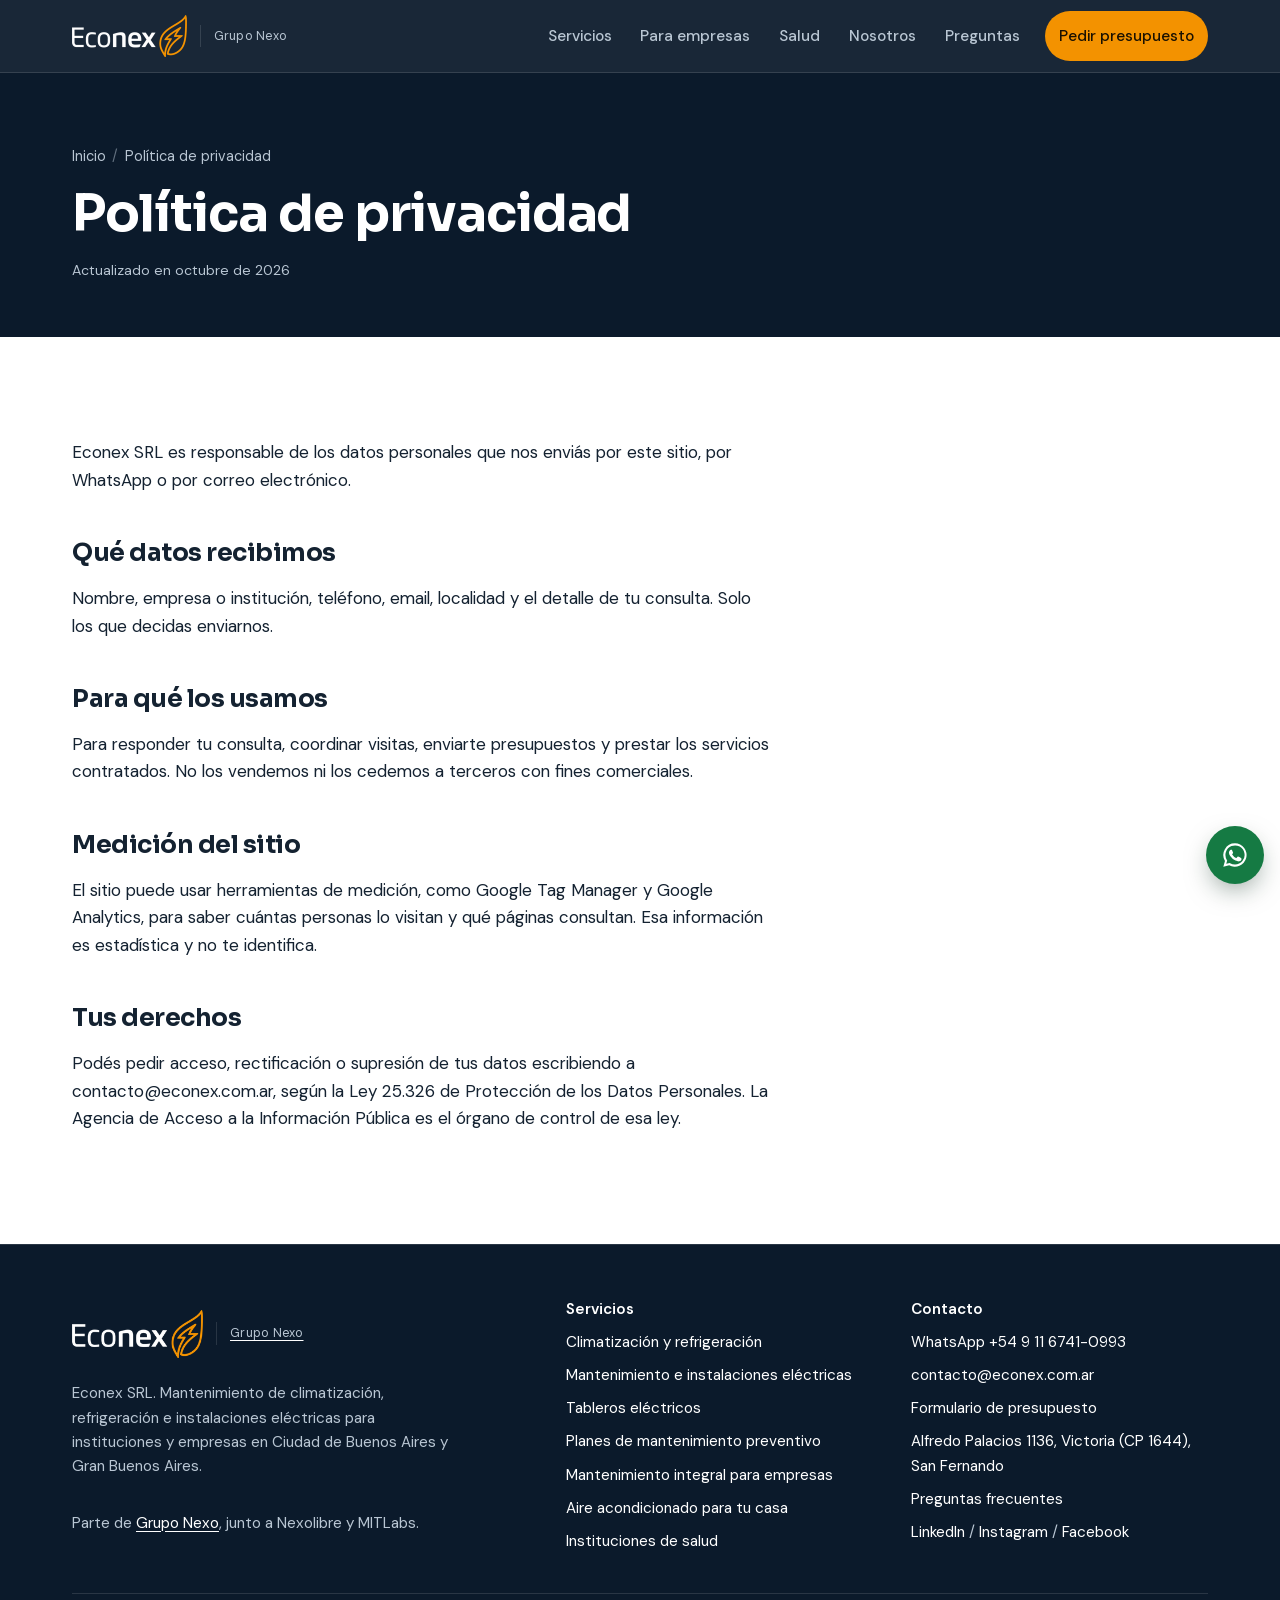
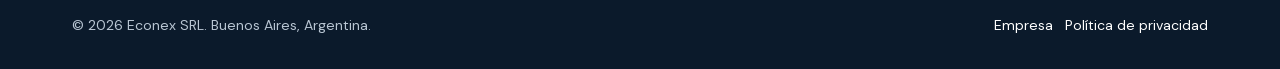
<file: privacidad.html>
<!doctype html>
<html lang="es-AR">
<head>
<!-- Google Tag Manager -->
<script>(function(w,d,s,l,i){w[l]=w[l]||[];w[l].push({'gtm.start':
new Date().getTime(),event:'gtm.js'});var f=d.getElementsByTagName(s)[0],
j=d.createElement(s),dl=l!='dataLayer'?'&l='+l:'';j.async=true;j.src=
'https://www.googletagmanager.com/gtm.js?id='+i+dl;f.parentNode.insertBefore(j,f);
})(window,document,'script','dataLayer','GTM-N4XM5SFN');</script>
<!-- End Google Tag Manager -->
<meta charset="utf-8">
<!-- Google tag (gtag.js) -->
<script async src="https://www.googletagmanager.com/gtag/js?id=G-8FJ1DMCTJG"></script>
<script>
  window.dataLayer = window.dataLayer || [];
  function gtag(){dataLayer.push(arguments);}
  gtag('js', new Date());

  gtag('config', 'G-8FJ1DMCTJG');
</script>
<meta name="viewport" content="width=device-width, initial-scale=1, viewport-fit=cover">
<title>Política de privacidad | Econex</title>
<meta name="description" content="Cómo Econex SRL trata los datos personales que recibe por su sitio web, WhatsApp y correo electrónico.">
<link rel="canonical" href="https://econex.com.ar/privacidad.html">
<meta name="robots" content="noindex">
<meta name="theme-color" content="#0b1a2b">
<meta name="geo.region" content="AR-B">
<meta name="geo.placename" content="Buenos Aires">
<meta property="og:locale" content="es_AR">
<meta property="og:type" content="website">
<meta property="og:site_name" content="Econex">
<meta property="og:title" content="Política de privacidad | Econex">
<meta property="og:description" content="Cómo Econex SRL trata los datos personales que recibe por su sitio web, WhatsApp y correo electrónico.">
<meta property="og:url" content="https://econex.com.ar/privacidad.html">
<meta property="og:image" content="https://econex.com.ar/assets/img/og-econex.jpg">
<meta property="og:image:alt" content="Econex: climatización, refrigeración y electricidad para instituciones y empresas">
<meta property="og:image:width" content="1200">
<meta property="og:image:height" content="630">
<meta name="twitter:card" content="summary_large_image">
<link rel="icon" href="favicon.ico" sizes="32x32">
<link rel="icon" href="favicon.svg" type="image/svg+xml">
<link rel="apple-touch-icon" href="assets/img/apple-touch-icon.png">
<link rel="manifest" href="site.webmanifest">
<link rel="preload" href="assets/fonts/sora.woff2" as="font" type="font/woff2" crossorigin>
<link rel="preload" href="assets/fonts/dm-sans.woff2" as="font" type="font/woff2" crossorigin>
<link rel="stylesheet" href="assets/css/styles.css">
<link rel="alternate" type="text/plain" title="Resumen para asistentes de IA" href="llms.txt">
<script type="application/ld+json">{"@context": "https://schema.org", "@type": "BreadcrumbList", "itemListElement": [{"@type": "ListItem", "position": 1, "name": "Inicio", "item": "https://econex.com.ar/"}, {"@type": "ListItem", "position": 2, "name": "Política de privacidad", "item": "https://econex.com.ar/privacidad.html"}]}</script>
</head>
<body>
<!-- Google Tag Manager (noscript) -->
<noscript><iframe src="https://www.googletagmanager.com/ns.html?id=GTM-N4XM5SFN"
height="0" width="0" style="display:none;visibility:hidden"></iframe></noscript>
<!-- End Google Tag Manager (noscript) -->
<a class="skip" href="#contenido">Saltar al contenido</a>
<header class="site-header">
  <div class="wrap">
    <a class="brand" href="/" aria-label="Econex, inicio"><img class="brand-logo" src="assets/img/logo-econex.webp" srcset="assets/img/logo-econex.webp 2x, assets/img/logo-econex-3x.webp 3x" width="115" height="42" alt=""><span class="brand-sub">Grupo Nexo</span></a>
    <button class="nav-toggle" type="button" aria-expanded="false" aria-controls="nav">Menú</button>
    <nav class="nav" id="nav" aria-label="Principal">
      <a href="servicios.html">Servicios</a>
      <a href="mantenimiento-integral-tercerizado.html">Para empresas</a>
      <a href="instituciones-de-salud.html">Salud</a>
      <a href="empresa.html">Nosotros</a>
      <a href="preguntas-frecuentes.html">Preguntas</a>
      <a class="btn btn-primary" href="contacto.html">Pedir presupuesto</a>
    </nav>
  </div>
</header>
<main id="contenido">
<section class="page-hero"><div class="wrap">
  <nav aria-label="Ruta"><ol class="crumbs"><li><a href="/">Inicio</a></li><li aria-current="page">Política de privacidad</li></ol></nav>
  <h1>Política de privacidad</h1>
  <p class="updated">Actualizado en octubre de 2026</p>
</div></section>
<section class="section"><div class="wrap"><div class="prose">
  <p>Econex SRL es responsable de los datos personales que nos enviás por este sitio, por WhatsApp o por correo electrónico.</p>
  <h2>Qué datos recibimos</h2>
  <p>Nombre, empresa o institución, teléfono, email, localidad y el detalle de tu consulta. Solo los que decidas enviarnos.</p>
  <h2>Para qué los usamos</h2>
  <p>Para responder tu consulta, coordinar visitas, enviarte presupuestos y prestar los servicios contratados. No los vendemos ni los cedemos a terceros con fines comerciales.</p>
  <h2>Medición del sitio</h2>
  <p>El sitio puede usar herramientas de medición, como Google Tag Manager y Google Analytics, para saber cuántas personas lo visitan y qué páginas consultan. Esa información es estadística y no te identifica.</p>
  <h2>Tus derechos</h2>
  <p>Podés pedir acceso, rectificación o supresión de tus datos escribiendo a contacto@econex.com.ar, según la Ley 25.326 de Protección de los Datos Personales. La Agencia de Acceso a la Información Pública es el órgano de control de esa ley.</p>
</div></div></section></main>
<footer class="site-footer">
  <div class="wrap">
    <div class="foot-grid">
      <div class="foot-about">
        <a class="brand" href="/"><img class="brand-logo" src="assets/img/logo-econex.webp" srcset="assets/img/logo-econex.webp 2x, assets/img/logo-econex-3x.webp 3x" width="115" height="42" alt="Econex"><span class="brand-sub">Grupo Nexo</span></a>
        <p>Econex SRL. Mantenimiento de climatización, refrigeración e instalaciones eléctricas para instituciones y empresas en Ciudad de Buenos Aires y Gran Buenos Aires.</p>
        <p>Parte de <a href="https://gruponexosoluciones.com" rel="noopener" target="_blank">Grupo Nexo</a>, junto a Nexolibre y MITLabs.</p>
      </div>
      <div><h2>Servicios</h2><ul><li><a href="servicios/climatizacion-y-refrigeracion.html">Climatización y refrigeración</a></li>
<li><a href="servicios/mantenimiento-electrico.html">Mantenimiento e instalaciones eléctricas</a></li>
<li><a href="servicios/tableros-electricos.html">Tableros eléctricos</a></li>
<li><a href="servicios/mantenimiento-preventivo.html">Planes de mantenimiento preventivo</a></li>
        <li><a href="mantenimiento-integral-tercerizado.html">Mantenimiento integral para empresas</a></li>
        <li><a href="aire-acondicionado-hogar.html">Aire acondicionado para tu casa</a></li>
        <li><a href="instituciones-de-salud.html">Instituciones de salud</a></li></ul></div>
      <div><h2>Contacto</h2><ul>
        <li><a href="https://wa.me/5491167410993?text=Hola%20Econex%2C%20quiero%20pedir%20un%20presupuesto." rel="noopener" target="_blank">WhatsApp +54 9 11 6741-0993</a></li>
        <li><a href="mailto:contacto@econex.com.ar">contacto@econex.com.ar</a></li>
        <li><a href="contacto.html">Formulario de presupuesto</a></li>
        <li><a href="https://maps.app.goo.gl/mrSBR9cGimJLiuqK8" rel="noopener" target="_blank">Alfredo Palacios 1136, Victoria (CP 1644), San Fernando</a></li>
        <li><a href="preguntas-frecuentes.html">Preguntas frecuentes</a></li>
        <li><a href="https://www.linkedin.com/company/econex-electro" rel="noopener" target="_blank">LinkedIn</a> / <a href="https://www.instagram.com/econex_srl" rel="noopener" target="_blank">Instagram</a> / <a href="https://www.facebook.com/people/Econexsrl/61553557221241" rel="noopener" target="_blank">Facebook</a></li></ul></div>
    </div>
    <div class="foot-bottom"><span>© 2026 Econex SRL. Buenos Aires, Argentina.</span><span><a href="empresa.html">Empresa</a>&nbsp;&nbsp;&nbsp;<a href="privacidad.html">Política de privacidad</a></span></div>
  </div>
</footer>
<a class="wa-float" href="https://wa.me/5491167410993?text=Hola%20Econex%2C%20quiero%20pedir%20un%20presupuesto." rel="noopener" target="_blank" aria-label="Escribinos por WhatsApp"><svg viewBox="0 0 24 24" fill="currentColor" aria-hidden="true"><path d="M12 2a10 10 0 0 0-8.6 15.1L2 22l5-1.3A10 10 0 1 0 12 2Zm0 18.2a8.2 8.2 0 0 1-4.2-1.2l-.3-.2-3 .8.8-2.9-.2-.3A8.2 8.2 0 1 1 12 20.2Zm4.5-6.1c-.2-.1-1.5-.7-1.7-.8-.2-.1-.4-.1-.6.1l-.8 1c-.1.2-.3.2-.5.1a6.7 6.7 0 0 1-3.3-2.9c-.3-.4.3-.4.7-1.4.1-.2 0-.3 0-.4l-.8-1.8c-.2-.5-.4-.4-.6-.4h-.5a1 1 0 0 0-.7.3 3 3 0 0 0-.9 2.2 5.2 5.2 0 0 0 1.1 2.7 11.8 11.8 0 0 0 4.5 4c1.7.7 2.3.8 3.2.6a2.7 2.7 0 0 0 1.8-1.2 2.2 2.2 0 0 0 .1-1.3c0-.1-.2-.2-.5-.3Z"/></svg></a>
<script src="assets/js/main.js" defer></script>
</body>
</html>
</file>
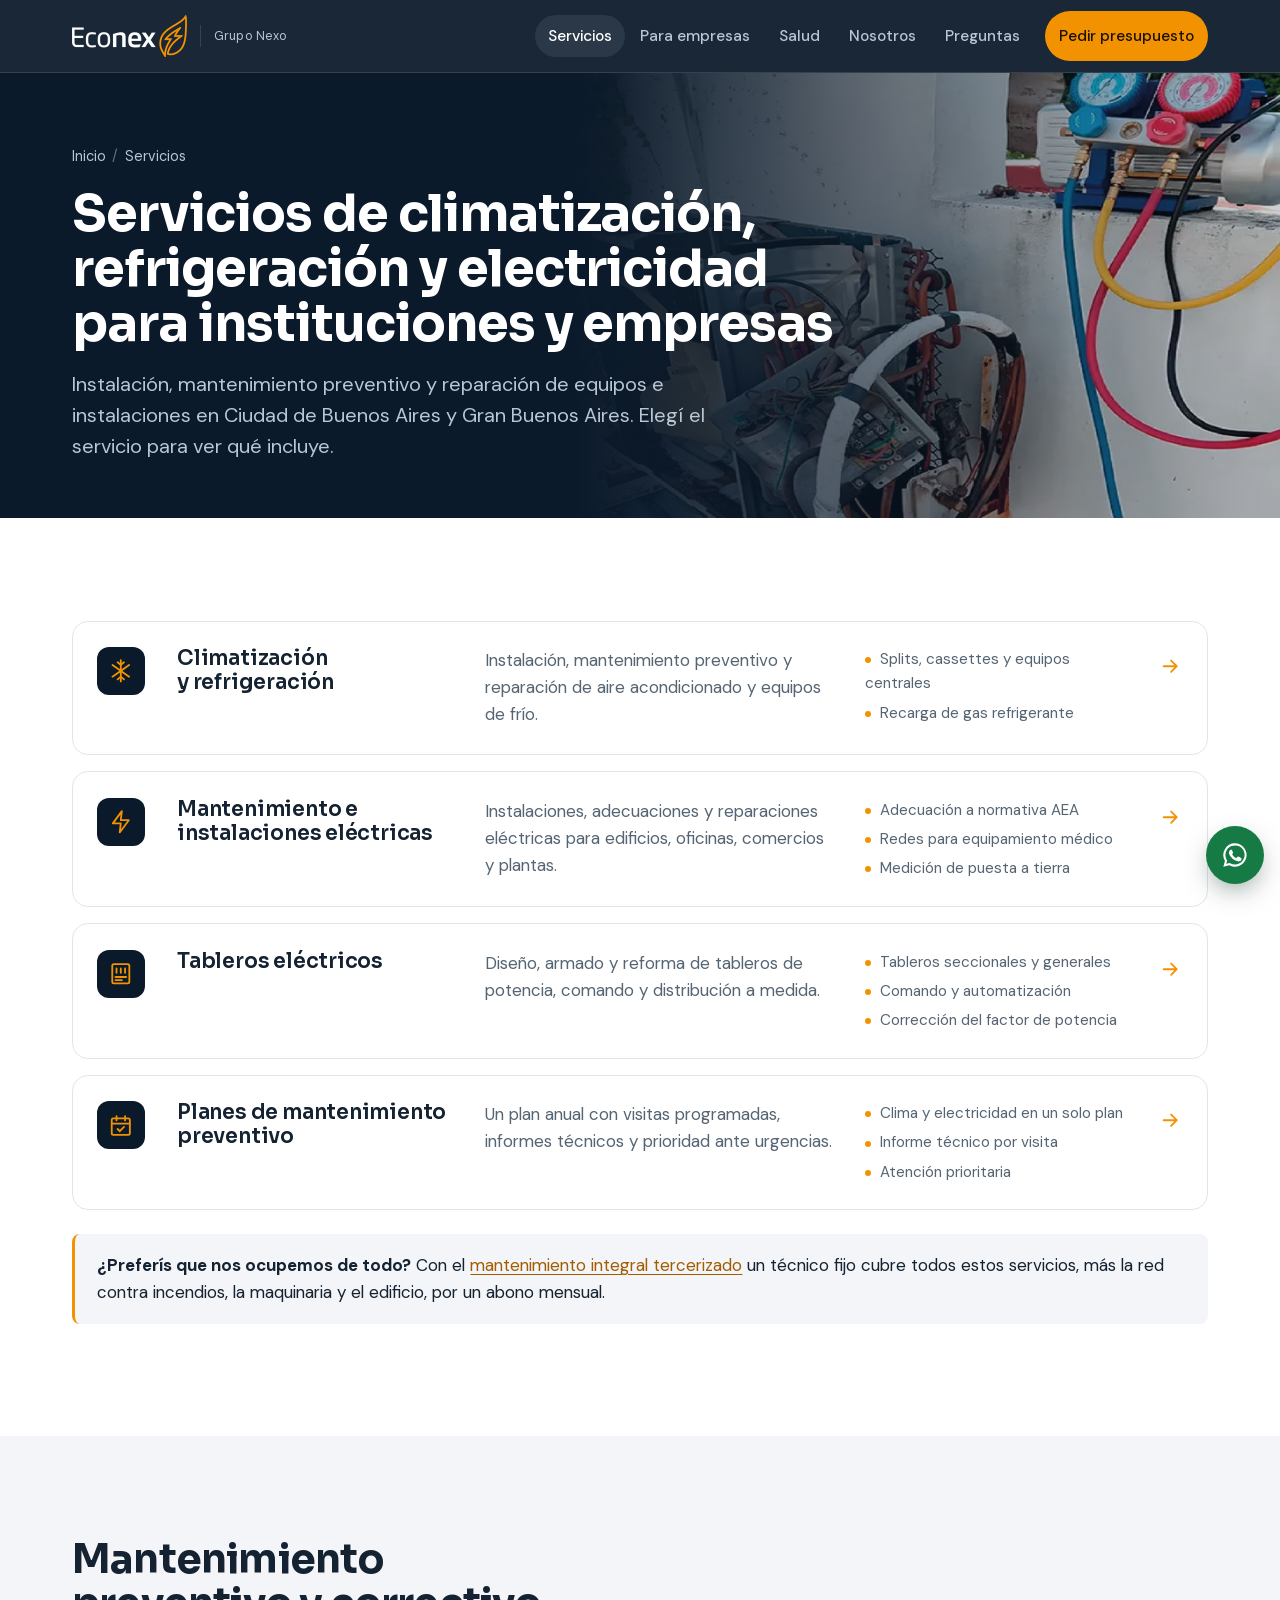
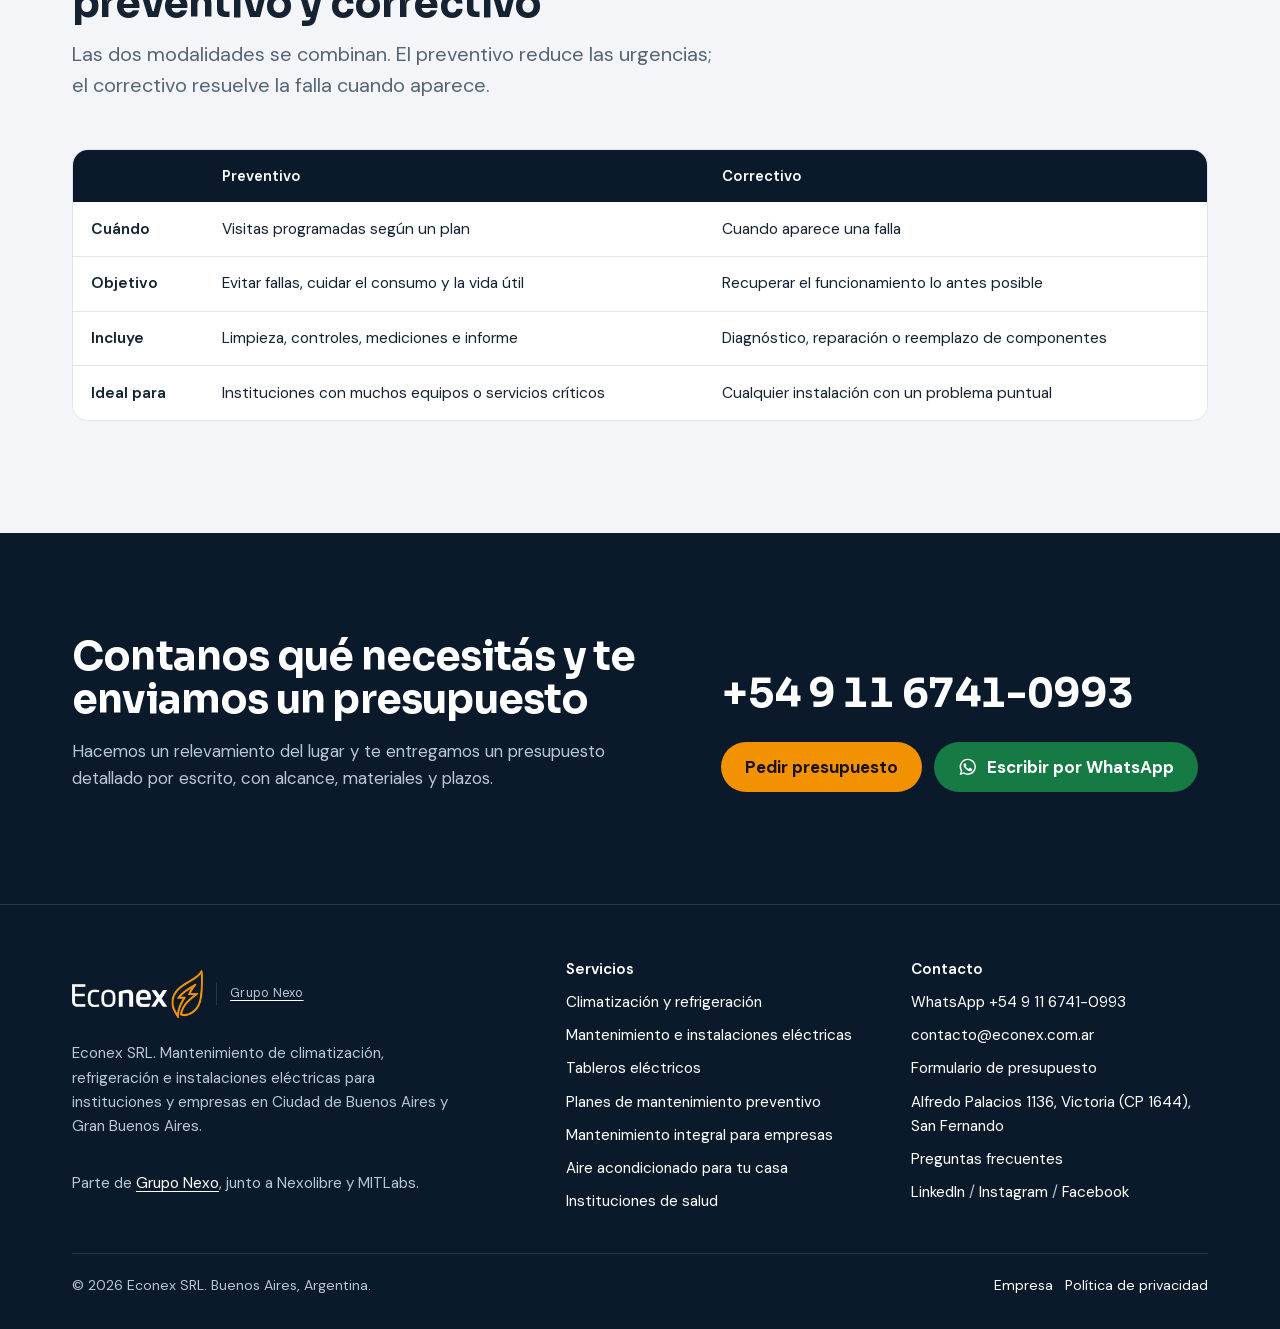
<file: servicios.html>
<!doctype html>
<html lang="es-AR">
<head>
<!-- Google Tag Manager -->
<script>(function(w,d,s,l,i){w[l]=w[l]||[];w[l].push({'gtm.start':
new Date().getTime(),event:'gtm.js'});var f=d.getElementsByTagName(s)[0],
j=d.createElement(s),dl=l!='dataLayer'?'&l='+l:'';j.async=true;j.src=
'https://www.googletagmanager.com/gtm.js?id='+i+dl;f.parentNode.insertBefore(j,f);
})(window,document,'script','dataLayer','GTM-N4XM5SFN');</script>
<!-- End Google Tag Manager -->
<meta charset="utf-8">
<!-- Google tag (gtag.js) -->
<script async src="https://www.googletagmanager.com/gtag/js?id=G-8FJ1DMCTJG"></script>
<script>
  window.dataLayer = window.dataLayer || [];
  function gtag(){dataLayer.push(arguments);}
  gtag('js', new Date());

  gtag('config', 'G-8FJ1DMCTJG');
</script>
<meta name="viewport" content="width=device-width, initial-scale=1, viewport-fit=cover">
<title>Servicios de climatización y electricidad | Econex</title>
<meta name="description" content="Climatización y refrigeración, mantenimiento eléctrico, tableros eléctricos y planes de mantenimiento preventivo para instituciones y empresas en CABA y GBA.">
<link rel="canonical" href="https://econex.com.ar/servicios.html">
<meta name="robots" content="index, follow, max-image-preview:large, max-snippet:-1">
<meta name="theme-color" content="#0b1a2b">
<meta name="geo.region" content="AR-B">
<meta name="geo.placename" content="Buenos Aires">
<meta property="og:locale" content="es_AR">
<meta property="og:type" content="website">
<meta property="og:site_name" content="Econex">
<meta property="og:title" content="Servicios de climatización y electricidad | Econex">
<meta property="og:description" content="Climatización y refrigeración, mantenimiento eléctrico, tableros eléctricos y planes de mantenimiento preventivo para instituciones y empresas en CABA y GBA.">
<meta property="og:url" content="https://econex.com.ar/servicios.html">
<meta property="og:image" content="https://econex.com.ar/assets/img/og-econex.jpg">
<meta property="og:image:alt" content="Econex: climatización, refrigeración y electricidad para instituciones y empresas">
<meta property="og:image:width" content="1200">
<meta property="og:image:height" content="630">
<meta name="twitter:card" content="summary_large_image">
<link rel="icon" href="favicon.ico" sizes="32x32">
<link rel="icon" href="favicon.svg" type="image/svg+xml">
<link rel="apple-touch-icon" href="assets/img/apple-touch-icon.png">
<link rel="manifest" href="site.webmanifest">
<link rel="preload" href="assets/fonts/sora.woff2" as="font" type="font/woff2" crossorigin>
<link rel="preload" href="assets/fonts/dm-sans.woff2" as="font" type="font/woff2" crossorigin>
<link rel="stylesheet" href="assets/css/styles.css">
<link rel="alternate" type="text/plain" title="Resumen para asistentes de IA" href="llms.txt">
<script type="application/ld+json">{"@context": "https://schema.org", "@type": "BreadcrumbList", "itemListElement": [{"@type": "ListItem", "position": 1, "name": "Inicio", "item": "https://econex.com.ar/"}, {"@type": "ListItem", "position": 2, "name": "Servicios", "item": "https://econex.com.ar/servicios.html"}]}</script>
<script type="application/ld+json">{"@context": "https://schema.org", "@type": "WebPage", "url": "https://econex.com.ar/servicios.html", "name": "Servicios de climatización y electricidad | Econex", "inLanguage": "es-AR", "isPartOf": {"@id": "https://econex.com.ar/#sitio"}, "about": {"@id": "https://econex.com.ar/#organizacion"}, "dateModified": "2026-10-27", "primaryImageOfPage": "https://econex.com.ar/assets/img/trabajos/carga-gas-refrigerante-manometros-1605.webp"}</script>
</head>
<body>
<!-- Google Tag Manager (noscript) -->
<noscript><iframe src="https://www.googletagmanager.com/ns.html?id=GTM-N4XM5SFN"
height="0" width="0" style="display:none;visibility:hidden"></iframe></noscript>
<!-- End Google Tag Manager (noscript) -->
<a class="skip" href="#contenido">Saltar al contenido</a>
<header class="site-header">
  <div class="wrap">
    <a class="brand" href="/" aria-label="Econex, inicio"><img class="brand-logo" src="assets/img/logo-econex.webp" srcset="assets/img/logo-econex.webp 2x, assets/img/logo-econex-3x.webp 3x" width="115" height="42" alt=""><span class="brand-sub">Grupo Nexo</span></a>
    <button class="nav-toggle" type="button" aria-expanded="false" aria-controls="nav">Menú</button>
    <nav class="nav" id="nav" aria-label="Principal">
      <a href="servicios.html" aria-current="page">Servicios</a>
      <a href="mantenimiento-integral-tercerizado.html">Para empresas</a>
      <a href="instituciones-de-salud.html">Salud</a>
      <a href="empresa.html">Nosotros</a>
      <a href="preguntas-frecuentes.html">Preguntas</a>
      <a class="btn btn-primary" href="contacto.html">Pedir presupuesto</a>
    </nav>
  </div>
</header>
<main id="contenido">

<section class="page-hero has-img"><figure class="photo ph-bg"><img src="assets/img/trabajos/carga-gas-refrigerante-manometros-800.webp" srcset="assets/img/trabajos/carga-gas-refrigerante-manometros-480.webp 480w, assets/img/trabajos/carga-gas-refrigerante-manometros-800.webp 800w, assets/img/trabajos/carga-gas-refrigerante-manometros-1200.webp 1200w, assets/img/trabajos/carga-gas-refrigerante-manometros-1605.webp 1605w" sizes="(max-width: 820px) 130vw, 55vw" width="1605" height="1214" alt="" fetchpriority="high" decoding="async"></figure><div class="wrap">
  <nav aria-label="Ruta"><ol class="crumbs"><li><a href="/">Inicio</a></li><li aria-current="page">Servicios</li></ol></nav>
  <h1>Servicios de climatización, refrigeración y electricidad para instituciones y empresas</h1>
  <p class="lead">Instalación, mantenimiento preventivo y reparación de equipos e instalaciones en Ciudad de Buenos Aires y Gran Buenos Aires. Elegí el servicio para ver qué incluye.</p>
</div></section>
<section class="section"><div class="wrap"><div class="index"><a class="index-row" href="servicios/climatizacion-y-refrigeracion.html">
  <span class="ico"><svg viewBox="0 0 24 24" fill="none" stroke="currentColor" stroke-width="1.7" stroke-linecap="round" aria-hidden="true"><path d="M12 2v20M4.2 6.5l15.6 11M19.8 6.5 4.2 17.5"/><path d="m9 4 3 2.5L15 4M9 20l3-2.5 3 2.5"/></svg></span>
  <h2>Climatización y refrigeración</h2>
  <p>Instalación, mantenimiento preventivo y reparación de aire acondicionado y equipos de frío.</p>
  <ul><li>Splits, cassettes y equipos centrales</li><li>Recarga de gas refrigerante</li></ul>
  <span class="go"><svg viewBox="0 0 24 24" fill="none" stroke="currentColor" stroke-width="2" stroke-linecap="round" stroke-linejoin="round" aria-hidden="true"><path d="M5 12h14M13 6l6 6-6 6"/></svg></span>
</a>
<a class="index-row" href="servicios/mantenimiento-electrico.html">
  <span class="ico volt"><svg viewBox="0 0 24 24" fill="none" stroke="currentColor" stroke-width="1.7" stroke-linejoin="round" aria-hidden="true"><path d="M13 2 4.5 13.5H12L11 22l8.5-11.5H12L13 2Z"/></svg></span>
  <h2>Mantenimiento e instalaciones eléctricas</h2>
  <p>Instalaciones, adecuaciones y reparaciones eléctricas para edificios, oficinas, comercios y plantas.</p>
  <ul><li>Adecuación a normativa AEA</li><li>Redes para equipamiento médico</li><li>Medición de puesta a tierra</li></ul>
  <span class="go"><svg viewBox="0 0 24 24" fill="none" stroke="currentColor" stroke-width="2" stroke-linecap="round" stroke-linejoin="round" aria-hidden="true"><path d="M5 12h14M13 6l6 6-6 6"/></svg></span>
</a>
<a class="index-row" href="servicios/tableros-electricos.html">
  <span class="ico volt"><svg viewBox="0 0 24 24" fill="none" stroke="currentColor" stroke-width="1.7" stroke-linecap="round" aria-hidden="true"><rect x="4" y="3" width="16" height="18" rx="1.5"/><path d="M8 7v4M12 7v4M16 7v4M7 15h10M7 18h6"/></svg></span>
  <h2>Tableros eléctricos</h2>
  <p>Diseño, armado y reforma de tableros de potencia, comando y distribución a medida.</p>
  <ul><li>Tableros seccionales y generales</li><li>Comando y automatización</li><li>Corrección del factor de potencia</li></ul>
  <span class="go"><svg viewBox="0 0 24 24" fill="none" stroke="currentColor" stroke-width="2" stroke-linecap="round" stroke-linejoin="round" aria-hidden="true"><path d="M5 12h14M13 6l6 6-6 6"/></svg></span>
</a>
<a class="index-row" href="servicios/mantenimiento-preventivo.html">
  <span class="ico"><svg viewBox="0 0 24 24" fill="none" stroke="currentColor" stroke-width="1.7" stroke-linecap="round" aria-hidden="true"><rect x="3.5" y="5" width="17" height="15.5" rx="1.5"/><path d="M3.5 10h17M8 3v4M16 3v4"/><path d="m9 15 2 2 4-4"/></svg></span>
  <h2>Planes de mantenimiento preventivo</h2>
  <p>Un plan anual con visitas programadas, informes técnicos y prioridad ante urgencias.</p>
  <ul><li>Clima y electricidad en un solo plan</li><li>Informe técnico por visita</li><li>Atención prioritaria</li></ul>
  <span class="go"><svg viewBox="0 0 24 24" fill="none" stroke="currentColor" stroke-width="2" stroke-linecap="round" stroke-linejoin="round" aria-hidden="true"><path d="M5 12h14M13 6l6 6-6 6"/></svg></span>
</a></div>
  <p class="mi-note"><strong>¿Preferís que nos ocupemos de todo?</strong> Con el <a href="mantenimiento-integral-tercerizado.html">mantenimiento integral tercerizado</a> un técnico fijo cubre todos estos servicios, más la red contra incendios, la maquinaria y el edificio, por un abono mensual.</p>
</div></section>
<section class="section sunk"><div class="wrap">
  <div class="section-head"><h2>Mantenimiento preventivo y correctivo</h2><p class="lead">Las dos modalidades se combinan. El preventivo reduce las urgencias; el correctivo resuelve la falla cuando aparece.</p></div>
  <div class="table-wrap"><table class="stack">
    <thead><tr><th scope="col"><span class="sr-only">Aspecto</span></th><th scope="col">Preventivo</th><th scope="col">Correctivo</th></tr></thead>
    <tbody>
      <tr><th scope="row">Cuándo</th><td data-label="Preventivo">Visitas programadas según un plan</td><td data-label="Correctivo">Cuando aparece una falla</td></tr>
      <tr><th scope="row">Objetivo</th><td data-label="Preventivo">Evitar fallas, cuidar el consumo y la vida útil</td><td data-label="Correctivo">Recuperar el funcionamiento lo antes posible</td></tr>
      <tr><th scope="row">Incluye</th><td data-label="Preventivo">Limpieza, controles, mediciones e informe</td><td data-label="Correctivo">Diagnóstico, reparación o reemplazo de componentes</td></tr>
      <tr><th scope="row">Ideal para</th><td data-label="Preventivo">Instituciones con muchos equipos o servicios críticos</td><td data-label="Correctivo">Cualquier instalación con un problema puntual</td></tr>
    </tbody></table></div>
</div></section>
<section class="section cta-dark"><div class="wrap closing">
  <div><h2>Contanos qué necesitás y te enviamos un presupuesto</h2><p>Hacemos un relevamiento del lugar y te entregamos un presupuesto detallado por escrito, con alcance, materiales y plazos.</p></div>
  <div class="contact-direct">
    <a class="phone" href="tel:+5491167410993">+54 9 11 6741-0993</a>
    <div class="btn-row"><a class="btn btn-primary" href="contacto.html">Pedir presupuesto</a><a class="btn btn-wa" href="https://wa.me/5491167410993?text=Hola%20Econex%2C%20quiero%20pedir%20un%20presupuesto." rel="noopener" target="_blank"><svg viewBox="0 0 24 24" fill="currentColor" aria-hidden="true"><path d="M12 2a10 10 0 0 0-8.6 15.1L2 22l5-1.3A10 10 0 1 0 12 2Zm0 18.2a8.2 8.2 0 0 1-4.2-1.2l-.3-.2-3 .8.8-2.9-.2-.3A8.2 8.2 0 1 1 12 20.2Zm4.5-6.1c-.2-.1-1.5-.7-1.7-.8-.2-.1-.4-.1-.6.1l-.8 1c-.1.2-.3.2-.5.1a6.7 6.7 0 0 1-3.3-2.9c-.3-.4.3-.4.7-1.4.1-.2 0-.3 0-.4l-.8-1.8c-.2-.5-.4-.4-.6-.4h-.5a1 1 0 0 0-.7.3 3 3 0 0 0-.9 2.2 5.2 5.2 0 0 0 1.1 2.7 11.8 11.8 0 0 0 4.5 4c1.7.7 2.3.8 3.2.6a2.7 2.7 0 0 0 1.8-1.2 2.2 2.2 0 0 0 .1-1.3c0-.1-.2-.2-.5-.3Z"/></svg> Escribir por WhatsApp</a></div>
  </div>
</div></section>
</main>
<footer class="site-footer">
  <div class="wrap">
    <div class="foot-grid">
      <div class="foot-about">
        <a class="brand" href="/"><img class="brand-logo" src="assets/img/logo-econex.webp" srcset="assets/img/logo-econex.webp 2x, assets/img/logo-econex-3x.webp 3x" width="115" height="42" alt="Econex"><span class="brand-sub">Grupo Nexo</span></a>
        <p>Econex SRL. Mantenimiento de climatización, refrigeración e instalaciones eléctricas para instituciones y empresas en Ciudad de Buenos Aires y Gran Buenos Aires.</p>
        <p>Parte de <a href="https://gruponexosoluciones.com" rel="noopener" target="_blank">Grupo Nexo</a>, junto a Nexolibre y MITLabs.</p>
      </div>
      <div><h2>Servicios</h2><ul><li><a href="servicios/climatizacion-y-refrigeracion.html">Climatización y refrigeración</a></li>
<li><a href="servicios/mantenimiento-electrico.html">Mantenimiento e instalaciones eléctricas</a></li>
<li><a href="servicios/tableros-electricos.html">Tableros eléctricos</a></li>
<li><a href="servicios/mantenimiento-preventivo.html">Planes de mantenimiento preventivo</a></li>
        <li><a href="mantenimiento-integral-tercerizado.html">Mantenimiento integral para empresas</a></li>
        <li><a href="aire-acondicionado-hogar.html">Aire acondicionado para tu casa</a></li>
        <li><a href="instituciones-de-salud.html">Instituciones de salud</a></li></ul></div>
      <div><h2>Contacto</h2><ul>
        <li><a href="https://wa.me/5491167410993?text=Hola%20Econex%2C%20quiero%20pedir%20un%20presupuesto." rel="noopener" target="_blank">WhatsApp +54 9 11 6741-0993</a></li>
        <li><a href="mailto:contacto@econex.com.ar">contacto@econex.com.ar</a></li>
        <li><a href="contacto.html">Formulario de presupuesto</a></li>
        <li><a href="https://maps.app.goo.gl/mrSBR9cGimJLiuqK8" rel="noopener" target="_blank">Alfredo Palacios 1136, Victoria (CP 1644), San Fernando</a></li>
        <li><a href="preguntas-frecuentes.html">Preguntas frecuentes</a></li>
        <li><a href="https://www.linkedin.com/company/econex-electro" rel="noopener" target="_blank">LinkedIn</a> / <a href="https://www.instagram.com/econex_srl" rel="noopener" target="_blank">Instagram</a> / <a href="https://www.facebook.com/people/Econexsrl/61553557221241" rel="noopener" target="_blank">Facebook</a></li></ul></div>
    </div>
    <div class="foot-bottom"><span>© 2026 Econex SRL. Buenos Aires, Argentina.</span><span><a href="empresa.html">Empresa</a>&nbsp;&nbsp;&nbsp;<a href="privacidad.html">Política de privacidad</a></span></div>
  </div>
</footer>
<a class="wa-float" href="https://wa.me/5491167410993?text=Hola%20Econex%2C%20quiero%20pedir%20un%20presupuesto." rel="noopener" target="_blank" aria-label="Escribinos por WhatsApp"><svg viewBox="0 0 24 24" fill="currentColor" aria-hidden="true"><path d="M12 2a10 10 0 0 0-8.6 15.1L2 22l5-1.3A10 10 0 1 0 12 2Zm0 18.2a8.2 8.2 0 0 1-4.2-1.2l-.3-.2-3 .8.8-2.9-.2-.3A8.2 8.2 0 1 1 12 20.2Zm4.5-6.1c-.2-.1-1.5-.7-1.7-.8-.2-.1-.4-.1-.6.1l-.8 1c-.1.2-.3.2-.5.1a6.7 6.7 0 0 1-3.3-2.9c-.3-.4.3-.4.7-1.4.1-.2 0-.3 0-.4l-.8-1.8c-.2-.5-.4-.4-.6-.4h-.5a1 1 0 0 0-.7.3 3 3 0 0 0-.9 2.2 5.2 5.2 0 0 0 1.1 2.7 11.8 11.8 0 0 0 4.5 4c1.7.7 2.3.8 3.2.6a2.7 2.7 0 0 0 1.8-1.2 2.2 2.2 0 0 0 .1-1.3c0-.1-.2-.2-.5-.3Z"/></svg></a>
<script src="assets/js/main.js" defer></script>
</body>
</html>
</file>
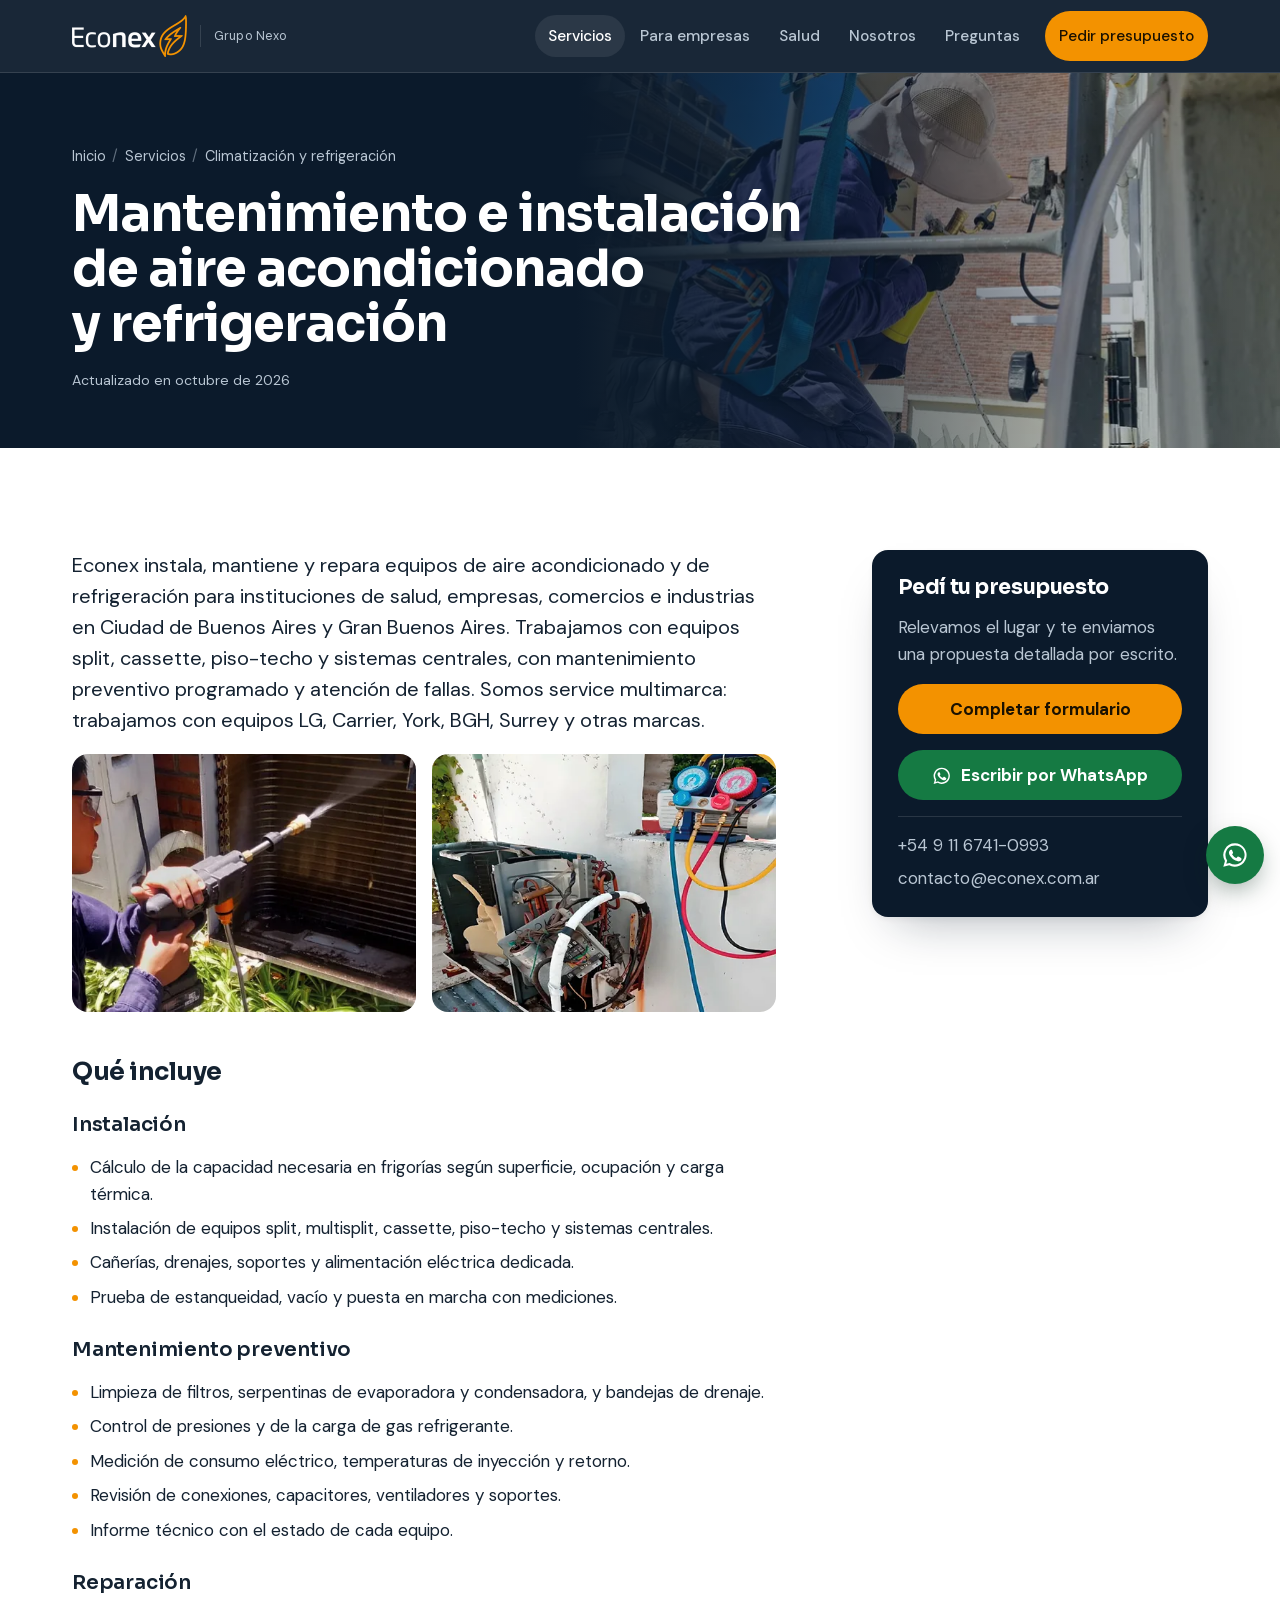
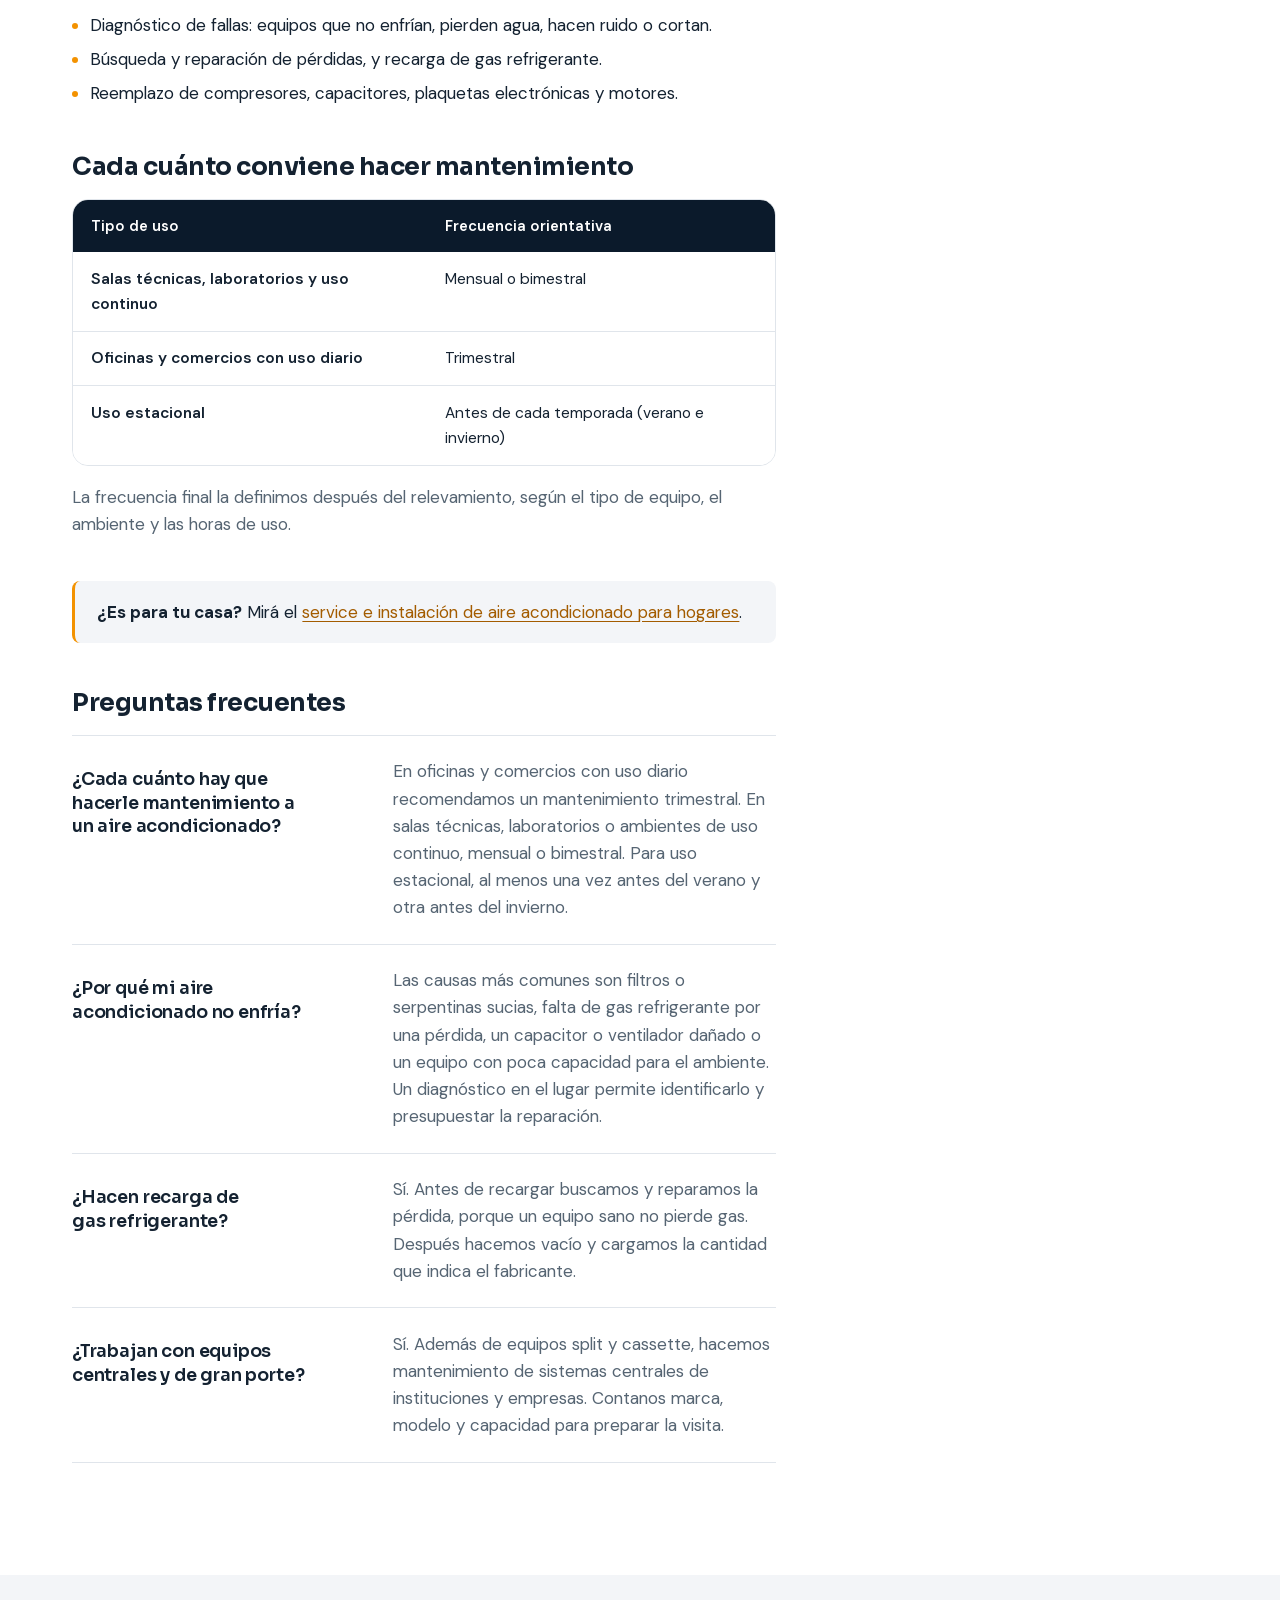
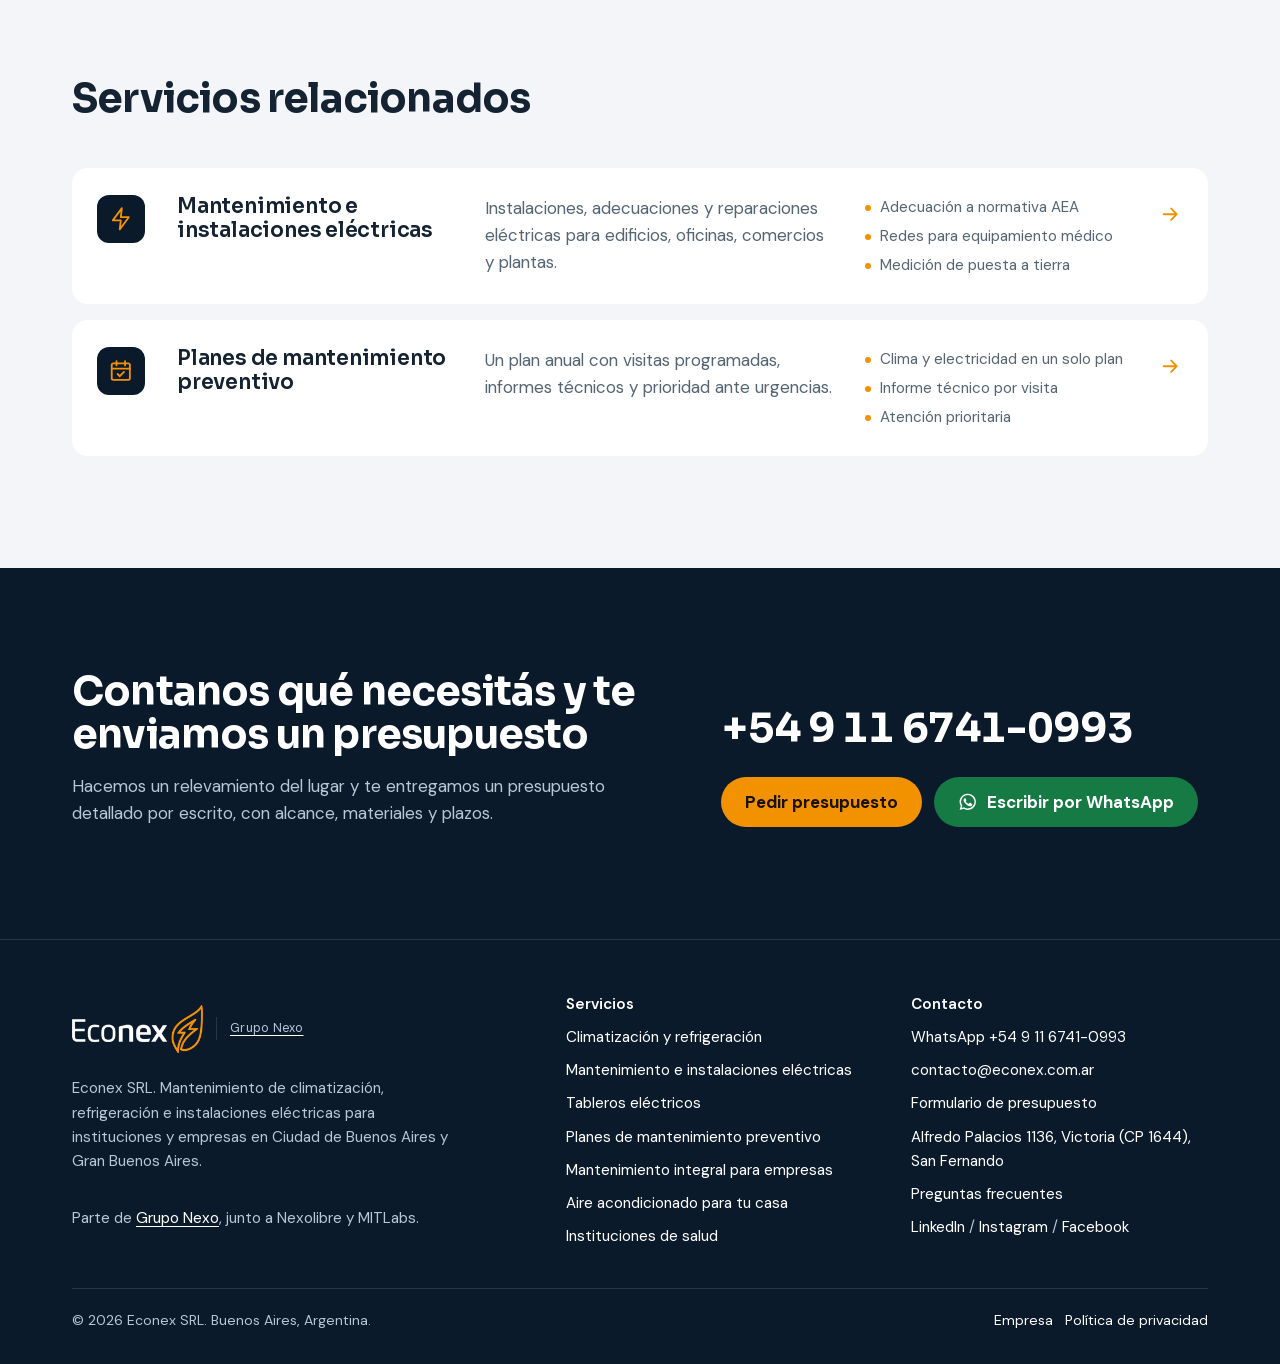
<file: servicios/climatizacion-y-refrigeracion.html>
<!doctype html>
<html lang="es-AR">
<head>
<!-- Google Tag Manager -->
<script>(function(w,d,s,l,i){w[l]=w[l]||[];w[l].push({'gtm.start':
new Date().getTime(),event:'gtm.js'});var f=d.getElementsByTagName(s)[0],
j=d.createElement(s),dl=l!='dataLayer'?'&l='+l:'';j.async=true;j.src=
'https://www.googletagmanager.com/gtm.js?id='+i+dl;f.parentNode.insertBefore(j,f);
})(window,document,'script','dataLayer','GTM-N4XM5SFN');</script>
<!-- End Google Tag Manager -->
<meta charset="utf-8">
<!-- Google tag (gtag.js) -->
<script async src="https://www.googletagmanager.com/gtag/js?id=G-8FJ1DMCTJG"></script>
<script>
  window.dataLayer = window.dataLayer || [];
  function gtag(){dataLayer.push(arguments);}
  gtag('js', new Date());

  gtag('config', 'G-8FJ1DMCTJG');
</script>
<meta name="viewport" content="width=device-width, initial-scale=1, viewport-fit=cover">
<title>Aire acondicionado para empresas e instituciones | Econex</title>
<meta name="description" content="Instalación, mantenimiento y reparación de aire acondicionado y equipos centrales para empresas e instituciones. Recarga de gas.">
<link rel="canonical" href="https://econex.com.ar/servicios/climatizacion-y-refrigeracion.html">
<meta name="robots" content="index, follow, max-image-preview:large, max-snippet:-1">
<meta name="theme-color" content="#0b1a2b">
<meta name="geo.region" content="AR-B">
<meta name="geo.placename" content="Buenos Aires">
<meta property="og:locale" content="es_AR">
<meta property="og:type" content="website">
<meta property="og:site_name" content="Econex">
<meta property="og:title" content="Aire acondicionado para empresas e instituciones | Econex">
<meta property="og:description" content="Instalación, mantenimiento y reparación de aire acondicionado y equipos centrales para empresas e instituciones. Recarga de gas.">
<meta property="og:url" content="https://econex.com.ar/servicios/climatizacion-y-refrigeracion.html">
<meta property="og:image" content="https://econex.com.ar/assets/img/og-econex.jpg">
<meta property="og:image:alt" content="Econex: climatización, refrigeración y electricidad para instituciones y empresas">
<meta property="og:image:width" content="1200">
<meta property="og:image:height" content="630">
<meta name="twitter:card" content="summary_large_image">
<link rel="icon" href="../favicon.ico" sizes="32x32">
<link rel="icon" href="../favicon.svg" type="image/svg+xml">
<link rel="apple-touch-icon" href="../assets/img/apple-touch-icon.png">
<link rel="manifest" href="../site.webmanifest">
<link rel="preload" href="../assets/fonts/sora.woff2" as="font" type="font/woff2" crossorigin>
<link rel="preload" href="../assets/fonts/dm-sans.woff2" as="font" type="font/woff2" crossorigin>
<link rel="stylesheet" href="../assets/css/styles.css">
<link rel="alternate" type="text/plain" title="Resumen para asistentes de IA" href="../llms.txt">
<script type="application/ld+json">{"@context": "https://schema.org", "@type": "Service", "name": "Climatización y refrigeración", "serviceType": ["Mantenimiento de aire acondicionado", "Instalación de aire acondicionado", "Reparación de aire acondicionado", "Recarga de gas refrigerante"], "image": ["https://econex.com.ar/assets/img/trabajos/limpieza-condensadora-aire-acondicionado-1667.webp", "https://econex.com.ar/assets/img/trabajos/carga-gas-refrigerante-manometros-1605.webp"], "url": "https://econex.com.ar/servicios/climatizacion-y-refrigeracion.html", "description": "Econex instala, mantiene y repara equipos de aire acondicionado y de refrigeración para instituciones de salud, empresas, comercios e industrias en Ciudad de Buenos Aires y Gran Buenos Aires. Trabajamos con equipos split, cassette, piso-techo y sistemas centrales, con mantenimiento preventivo programado y atención de fallas. Somos service multimarca: trabajamos con equipos LG, Carrier, York, BGH, Surrey y otras marcas.", "provider": {"@id": "https://econex.com.ar/#organizacion"}, "areaServed": ["Ciudad Autónoma de Buenos Aires", "Gran Buenos Aires"], "audience": {"@type": "BusinessAudience", "audienceType": "Instituciones de salud, empresas, comercios, industria y edificios"}}</script>
<script type="application/ld+json">{"@context": "https://schema.org", "@type": "FAQPage", "mainEntity": [{"@type": "Question", "name": "¿Cada cuánto hay que hacerle mantenimiento a un aire acondicionado?", "acceptedAnswer": {"@type": "Answer", "text": "En oficinas y comercios con uso diario recomendamos un mantenimiento trimestral. En salas técnicas, laboratorios o ambientes de uso continuo, mensual o bimestral. Para uso estacional, al menos una vez antes del verano y otra antes del invierno."}}, {"@type": "Question", "name": "¿Por qué mi aire acondicionado no enfría?", "acceptedAnswer": {"@type": "Answer", "text": "Las causas más comunes son filtros o serpentinas sucias, falta de gas refrigerante por una pérdida, un capacitor o ventilador dañado o un equipo con poca capacidad para el ambiente. Un diagnóstico en el lugar permite identificarlo y presupuestar la reparación."}}, {"@type": "Question", "name": "¿Hacen recarga de gas refrigerante?", "acceptedAnswer": {"@type": "Answer", "text": "Sí. Antes de recargar buscamos y reparamos la pérdida, porque un equipo sano no pierde gas. Después hacemos vacío y cargamos la cantidad que indica el fabricante."}}, {"@type": "Question", "name": "¿Trabajan con equipos centrales y de gran porte?", "acceptedAnswer": {"@type": "Answer", "text": "Sí. Además de equipos split y cassette, hacemos mantenimiento de sistemas centrales de instituciones y empresas. Contanos marca, modelo y capacidad para preparar la visita."}}]}</script>
<script type="application/ld+json">{"@context": "https://schema.org", "@type": "BreadcrumbList", "itemListElement": [{"@type": "ListItem", "position": 1, "name": "Inicio", "item": "https://econex.com.ar/"}, {"@type": "ListItem", "position": 2, "name": "Servicios", "item": "https://econex.com.ar/servicios.html"}, {"@type": "ListItem", "position": 3, "name": "Climatización y refrigeración", "item": "https://econex.com.ar/servicios/climatizacion-y-refrigeracion.html"}]}</script>
<script type="application/ld+json">{"@context": "https://schema.org", "@type": "WebPage", "url": "https://econex.com.ar/servicios/climatizacion-y-refrigeracion.html", "name": "Aire acondicionado para empresas e instituciones | Econex", "inLanguage": "es-AR", "isPartOf": {"@id": "https://econex.com.ar/#sitio"}, "about": {"@id": "https://econex.com.ar/#organizacion"}, "dateModified": "2026-10-27", "primaryImageOfPage": "https://econex.com.ar/assets/img/trabajos/trabajo-en-altura-con-arnes-1880.webp"}</script>
</head>
<body>
<!-- Google Tag Manager (noscript) -->
<noscript><iframe src="https://www.googletagmanager.com/ns.html?id=GTM-N4XM5SFN"
height="0" width="0" style="display:none;visibility:hidden"></iframe></noscript>
<!-- End Google Tag Manager (noscript) -->
<a class="skip" href="#contenido">Saltar al contenido</a>
<header class="site-header">
  <div class="wrap">
    <a class="brand" href="/" aria-label="Econex, inicio"><img class="brand-logo" src="../assets/img/logo-econex.webp" srcset="../assets/img/logo-econex.webp 2x, ../assets/img/logo-econex-3x.webp 3x" width="115" height="42" alt=""><span class="brand-sub">Grupo Nexo</span></a>
    <button class="nav-toggle" type="button" aria-expanded="false" aria-controls="nav">Menú</button>
    <nav class="nav" id="nav" aria-label="Principal">
      <a href="../servicios.html" aria-current="page">Servicios</a>
      <a href="../mantenimiento-integral-tercerizado.html">Para empresas</a>
      <a href="../instituciones-de-salud.html">Salud</a>
      <a href="../empresa.html">Nosotros</a>
      <a href="../preguntas-frecuentes.html">Preguntas</a>
      <a class="btn btn-primary" href="../contacto.html">Pedir presupuesto</a>
    </nav>
  </div>
</header>
<main id="contenido">

<section class="page-hero has-img"><figure class="photo ph-bg"><img src="../assets/img/trabajos/trabajo-en-altura-con-arnes-800.webp" srcset="../assets/img/trabajos/trabajo-en-altura-con-arnes-480.webp 480w, ../assets/img/trabajos/trabajo-en-altura-con-arnes-800.webp 800w, ../assets/img/trabajos/trabajo-en-altura-con-arnes-1200.webp 1200w, ../assets/img/trabajos/trabajo-en-altura-con-arnes-1600.webp 1600w, ../assets/img/trabajos/trabajo-en-altura-con-arnes-1880.webp 1880w" sizes="(max-width: 820px) 130vw, 55vw" width="1880" height="878" alt="" fetchpriority="high" decoding="async"></figure><div class="wrap">
  <nav aria-label="Ruta"><ol class="crumbs"><li><a href="/">Inicio</a></li><li><a href="../servicios.html">Servicios</a></li><li aria-current="page">Climatización y refrigeración</li></ol></nav>
  <h1>Mantenimiento e instalación de aire acondicionado y refrigeración</h1>
  <p class="updated">Actualizado en octubre de 2026</p>
</div></section>
<section class="section"><div class="wrap split">
  <article class="prose">
    <p class="answer-first">Econex instala, mantiene y repara equipos de aire acondicionado y de refrigeración para instituciones de salud, empresas, comercios e industrias en Ciudad de Buenos Aires y Gran Buenos Aires. Trabajamos con equipos split, cassette, piso-techo y sistemas centrales, con mantenimiento preventivo programado y atención de fallas. Somos service multimarca: trabajamos con equipos LG, Carrier, York, BGH, Surrey y otras marcas.</p>
    <div class="photo-pair"><figure class="photo "><img src="../assets/img/trabajos/limpieza-condensadora-aire-acondicionado-800.webp" srcset="../assets/img/trabajos/limpieza-condensadora-aire-acondicionado-480.webp 480w, ../assets/img/trabajos/limpieza-condensadora-aire-acondicionado-800.webp 800w, ../assets/img/trabajos/limpieza-condensadora-aire-acondicionado-1200.webp 1200w, ../assets/img/trabajos/limpieza-condensadora-aire-acondicionado-1667.webp 1667w" sizes="(max-width: 520px) 100vw, (max-width: 920px) 50vw, 23rem" width="1667" height="1668" alt="Técnico de Econex con anteojos de seguridad limpiando la serpentina de una unidad condensadora de aire acondicionado" loading="lazy" decoding="async"></figure><figure class="photo "><img src="../assets/img/trabajos/carga-gas-refrigerante-manometros-800.webp" srcset="../assets/img/trabajos/carga-gas-refrigerante-manometros-480.webp 480w, ../assets/img/trabajos/carga-gas-refrigerante-manometros-800.webp 800w, ../assets/img/trabajos/carga-gas-refrigerante-manometros-1200.webp 1200w, ../assets/img/trabajos/carga-gas-refrigerante-manometros-1605.webp 1605w" sizes="(max-width: 520px) 100vw, (max-width: 920px) 50vw, 23rem" width="1605" height="1214" alt="Manómetros conectados a una unidad exterior durante la carga de gas refrigerante" loading="lazy" decoding="async"></figure></div>
    
<h2>Qué incluye</h2>
<h3>Instalación</h3>
<ul><li>Cálculo de la capacidad necesaria en frigorías según superficie, ocupación y carga térmica.</li><li>Instalación de equipos split, multisplit, cassette, piso-techo y sistemas centrales.</li><li>Cañerías, drenajes, soportes y alimentación eléctrica dedicada.</li><li>Prueba de estanqueidad, vacío y puesta en marcha con mediciones.</li></ul>
<h3>Mantenimiento preventivo</h3>
<ul><li>Limpieza de filtros, serpentinas de evaporadora y condensadora, y bandejas de drenaje.</li><li>Control de presiones y de la carga de gas refrigerante.</li><li>Medición de consumo eléctrico, temperaturas de inyección y retorno.</li><li>Revisión de conexiones, capacitores, ventiladores y soportes.</li><li>Informe técnico con el estado de cada equipo.</li></ul>
<h3>Reparación</h3>
<ul><li>Diagnóstico de fallas: equipos que no enfrían, pierden agua, hacen ruido o cortan.</li><li>Búsqueda y reparación de pérdidas, y recarga de gas refrigerante.</li><li>Reemplazo de compresores, capacitores, plaquetas electrónicas y motores.</li></ul>
<h2>Cada cuánto conviene hacer mantenimiento</h2>
<div class="table-wrap"><table class="stack"><thead><tr><th scope="col">Tipo de uso</th><th scope="col">Frecuencia orientativa</th></tr></thead><tbody>
<tr><th scope="row">Salas técnicas, laboratorios y uso continuo</th><td data-label="Frecuencia">Mensual o bimestral</td></tr>
<tr><th scope="row">Oficinas y comercios con uso diario</th><td data-label="Frecuencia">Trimestral</td></tr>
<tr><th scope="row">Uso estacional</th><td data-label="Frecuencia">Antes de cada temporada (verano e invierno)</td></tr>
</tbody></table></div>
<p class="muted">La frecuencia final la definimos después del relevamiento, según el tipo de equipo, el ambiente y las horas de uso.</p>
<p class="mi-note"><strong>¿Es para tu casa?</strong> Mirá el <a href="../aire-acondicionado-hogar.html">service e instalación de aire acondicionado para hogares</a>.</p>

    <h2>Preguntas frecuentes</h2>
    <div class="qa"><div><h3>¿Cada cuánto hay que hacerle mantenimiento a un aire acondicionado?</h3><p>En oficinas y comercios con uso diario recomendamos un mantenimiento trimestral. En salas técnicas, laboratorios o ambientes de uso continuo, mensual o bimestral. Para uso estacional, al menos una vez antes del verano y otra antes del invierno.</p></div><div><h3>¿Por qué mi aire acondicionado no enfría?</h3><p>Las causas más comunes son filtros o serpentinas sucias, falta de gas refrigerante por una pérdida, un capacitor o ventilador dañado o un equipo con poca capacidad para el ambiente. Un diagnóstico en el lugar permite identificarlo y presupuestar la reparación.</p></div><div><h3>¿Hacen recarga de gas refrigerante?</h3><p>Sí. Antes de recargar buscamos y reparamos la pérdida, porque un equipo sano no pierde gas. Después hacemos vacío y cargamos la cantidad que indica el fabricante.</p></div><div><h3>¿Trabajan con equipos centrales y de gran porte?</h3><p>Sí. Además de equipos split y cassette, hacemos mantenimiento de sistemas centrales de instituciones y empresas. Contanos marca, modelo y capacidad para preparar la visita.</p></div></div>
  </article>
  <aside class="aside">
  <h2>Pedí tu presupuesto</h2>
  <p class="muted">Relevamos el lugar y te enviamos una propuesta detallada por escrito.</p>
  <a class="btn btn-primary" href="../contacto.html">Completar formulario</a>
  <a class="btn btn-wa" href="https://wa.me/5491167410993?text=Hola%20Econex%2C%20quiero%20consultar%20por%20climatización%20y%20refrigeración." rel="noopener" target="_blank"><svg viewBox="0 0 24 24" fill="currentColor" aria-hidden="true"><path d="M12 2a10 10 0 0 0-8.6 15.1L2 22l5-1.3A10 10 0 1 0 12 2Zm0 18.2a8.2 8.2 0 0 1-4.2-1.2l-.3-.2-3 .8.8-2.9-.2-.3A8.2 8.2 0 1 1 12 20.2Zm4.5-6.1c-.2-.1-1.5-.7-1.7-.8-.2-.1-.4-.1-.6.1l-.8 1c-.1.2-.3.2-.5.1a6.7 6.7 0 0 1-3.3-2.9c-.3-.4.3-.4.7-1.4.1-.2 0-.3 0-.4l-.8-1.8c-.2-.5-.4-.4-.6-.4h-.5a1 1 0 0 0-.7.3 3 3 0 0 0-.9 2.2 5.2 5.2 0 0 0 1.1 2.7 11.8 11.8 0 0 0 4.5 4c1.7.7 2.3.8 3.2.6a2.7 2.7 0 0 0 1.8-1.2 2.2 2.2 0 0 0 .1-1.3c0-.1-.2-.2-.5-.3Z"/></svg> Escribir por WhatsApp</a>
  <ul><li class="mono">+54 9 11 6741-0993</li><li class="mono">contacto@econex.com.ar</li></ul>
</aside>
</div></section>
<section class="section sunk"><div class="wrap">
  <div class="section-head"><h2>Servicios relacionados</h2></div>
  <div class="index"><a class="index-row" href="../servicios/mantenimiento-electrico.html">
  <span class="ico volt"><svg viewBox="0 0 24 24" fill="none" stroke="currentColor" stroke-width="1.7" stroke-linejoin="round" aria-hidden="true"><path d="M13 2 4.5 13.5H12L11 22l8.5-11.5H12L13 2Z"/></svg></span>
  <h3>Mantenimiento e instalaciones eléctricas</h3>
  <p>Instalaciones, adecuaciones y reparaciones eléctricas para edificios, oficinas, comercios y plantas.</p>
  <ul><li>Adecuación a normativa AEA</li><li>Redes para equipamiento médico</li><li>Medición de puesta a tierra</li></ul>
  <span class="go"><svg viewBox="0 0 24 24" fill="none" stroke="currentColor" stroke-width="2" stroke-linecap="round" stroke-linejoin="round" aria-hidden="true"><path d="M5 12h14M13 6l6 6-6 6"/></svg></span>
</a>
<a class="index-row" href="../servicios/mantenimiento-preventivo.html">
  <span class="ico"><svg viewBox="0 0 24 24" fill="none" stroke="currentColor" stroke-width="1.7" stroke-linecap="round" aria-hidden="true"><rect x="3.5" y="5" width="17" height="15.5" rx="1.5"/><path d="M3.5 10h17M8 3v4M16 3v4"/><path d="m9 15 2 2 4-4"/></svg></span>
  <h3>Planes de mantenimiento preventivo</h3>
  <p>Un plan anual con visitas programadas, informes técnicos y prioridad ante urgencias.</p>
  <ul><li>Clima y electricidad en un solo plan</li><li>Informe técnico por visita</li><li>Atención prioritaria</li></ul>
  <span class="go"><svg viewBox="0 0 24 24" fill="none" stroke="currentColor" stroke-width="2" stroke-linecap="round" stroke-linejoin="round" aria-hidden="true"><path d="M5 12h14M13 6l6 6-6 6"/></svg></span>
</a></div>
</div></section>
<section class="section cta-dark"><div class="wrap closing">
  <div><h2>Contanos qué necesitás y te enviamos un presupuesto</h2><p>Hacemos un relevamiento del lugar y te entregamos un presupuesto detallado por escrito, con alcance, materiales y plazos.</p></div>
  <div class="contact-direct">
    <a class="phone" href="tel:+5491167410993">+54 9 11 6741-0993</a>
    <div class="btn-row"><a class="btn btn-primary" href="../contacto.html">Pedir presupuesto</a><a class="btn btn-wa" href="https://wa.me/5491167410993?text=Hola%20Econex%2C%20quiero%20pedir%20un%20presupuesto." rel="noopener" target="_blank"><svg viewBox="0 0 24 24" fill="currentColor" aria-hidden="true"><path d="M12 2a10 10 0 0 0-8.6 15.1L2 22l5-1.3A10 10 0 1 0 12 2Zm0 18.2a8.2 8.2 0 0 1-4.2-1.2l-.3-.2-3 .8.8-2.9-.2-.3A8.2 8.2 0 1 1 12 20.2Zm4.5-6.1c-.2-.1-1.5-.7-1.7-.8-.2-.1-.4-.1-.6.1l-.8 1c-.1.2-.3.2-.5.1a6.7 6.7 0 0 1-3.3-2.9c-.3-.4.3-.4.7-1.4.1-.2 0-.3 0-.4l-.8-1.8c-.2-.5-.4-.4-.6-.4h-.5a1 1 0 0 0-.7.3 3 3 0 0 0-.9 2.2 5.2 5.2 0 0 0 1.1 2.7 11.8 11.8 0 0 0 4.5 4c1.7.7 2.3.8 3.2.6a2.7 2.7 0 0 0 1.8-1.2 2.2 2.2 0 0 0 .1-1.3c0-.1-.2-.2-.5-.3Z"/></svg> Escribir por WhatsApp</a></div>
  </div>
</div></section>
</main>
<footer class="site-footer">
  <div class="wrap">
    <div class="foot-grid">
      <div class="foot-about">
        <a class="brand" href="/"><img class="brand-logo" src="../assets/img/logo-econex.webp" srcset="../assets/img/logo-econex.webp 2x, ../assets/img/logo-econex-3x.webp 3x" width="115" height="42" alt="Econex"><span class="brand-sub">Grupo Nexo</span></a>
        <p>Econex SRL. Mantenimiento de climatización, refrigeración e instalaciones eléctricas para instituciones y empresas en Ciudad de Buenos Aires y Gran Buenos Aires.</p>
        <p>Parte de <a href="https://gruponexosoluciones.com" rel="noopener" target="_blank">Grupo Nexo</a>, junto a Nexolibre y MITLabs.</p>
      </div>
      <div><h2>Servicios</h2><ul><li><a href="../servicios/climatizacion-y-refrigeracion.html">Climatización y refrigeración</a></li>
<li><a href="../servicios/mantenimiento-electrico.html">Mantenimiento e instalaciones eléctricas</a></li>
<li><a href="../servicios/tableros-electricos.html">Tableros eléctricos</a></li>
<li><a href="../servicios/mantenimiento-preventivo.html">Planes de mantenimiento preventivo</a></li>
        <li><a href="../mantenimiento-integral-tercerizado.html">Mantenimiento integral para empresas</a></li>
        <li><a href="../aire-acondicionado-hogar.html">Aire acondicionado para tu casa</a></li>
        <li><a href="../instituciones-de-salud.html">Instituciones de salud</a></li></ul></div>
      <div><h2>Contacto</h2><ul>
        <li><a href="https://wa.me/5491167410993?text=Hola%20Econex%2C%20quiero%20pedir%20un%20presupuesto." rel="noopener" target="_blank">WhatsApp +54 9 11 6741-0993</a></li>
        <li><a href="mailto:contacto@econex.com.ar">contacto@econex.com.ar</a></li>
        <li><a href="../contacto.html">Formulario de presupuesto</a></li>
        <li><a href="https://maps.app.goo.gl/mrSBR9cGimJLiuqK8" rel="noopener" target="_blank">Alfredo Palacios 1136, Victoria (CP 1644), San Fernando</a></li>
        <li><a href="../preguntas-frecuentes.html">Preguntas frecuentes</a></li>
        <li><a href="https://www.linkedin.com/company/econex-electro" rel="noopener" target="_blank">LinkedIn</a> / <a href="https://www.instagram.com/econex_srl" rel="noopener" target="_blank">Instagram</a> / <a href="https://www.facebook.com/people/Econexsrl/61553557221241" rel="noopener" target="_blank">Facebook</a></li></ul></div>
    </div>
    <div class="foot-bottom"><span>© 2026 Econex SRL. Buenos Aires, Argentina.</span><span><a href="../empresa.html">Empresa</a>&nbsp;&nbsp;&nbsp;<a href="../privacidad.html">Política de privacidad</a></span></div>
  </div>
</footer>
<a class="wa-float" href="https://wa.me/5491167410993?text=Hola%20Econex%2C%20quiero%20pedir%20un%20presupuesto." rel="noopener" target="_blank" aria-label="Escribinos por WhatsApp"><svg viewBox="0 0 24 24" fill="currentColor" aria-hidden="true"><path d="M12 2a10 10 0 0 0-8.6 15.1L2 22l5-1.3A10 10 0 1 0 12 2Zm0 18.2a8.2 8.2 0 0 1-4.2-1.2l-.3-.2-3 .8.8-2.9-.2-.3A8.2 8.2 0 1 1 12 20.2Zm4.5-6.1c-.2-.1-1.5-.7-1.7-.8-.2-.1-.4-.1-.6.1l-.8 1c-.1.2-.3.2-.5.1a6.7 6.7 0 0 1-3.3-2.9c-.3-.4.3-.4.7-1.4.1-.2 0-.3 0-.4l-.8-1.8c-.2-.5-.4-.4-.6-.4h-.5a1 1 0 0 0-.7.3 3 3 0 0 0-.9 2.2 5.2 5.2 0 0 0 1.1 2.7 11.8 11.8 0 0 0 4.5 4c1.7.7 2.3.8 3.2.6a2.7 2.7 0 0 0 1.8-1.2 2.2 2.2 0 0 0 .1-1.3c0-.1-.2-.2-.5-.3Z"/></svg></a>
<script src="../assets/js/main.js" defer></script>
</body>
</html>
</file>
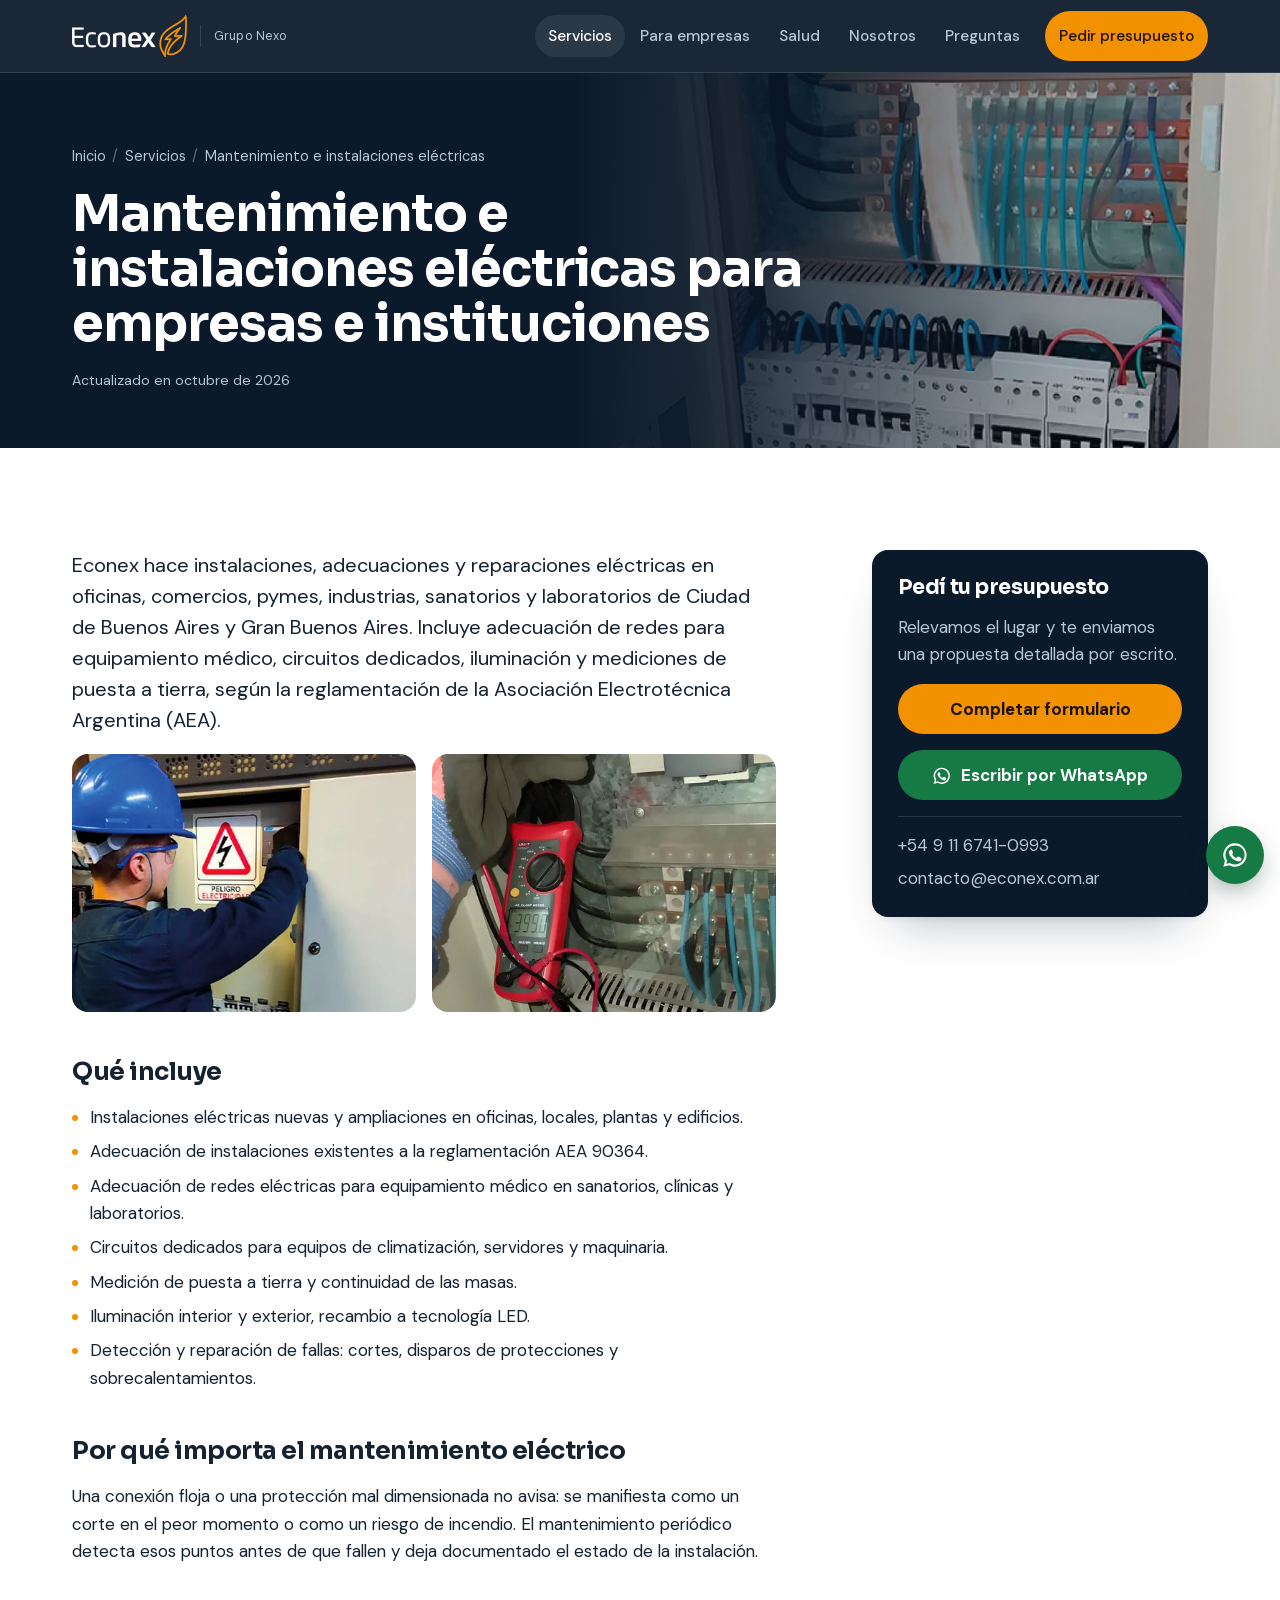
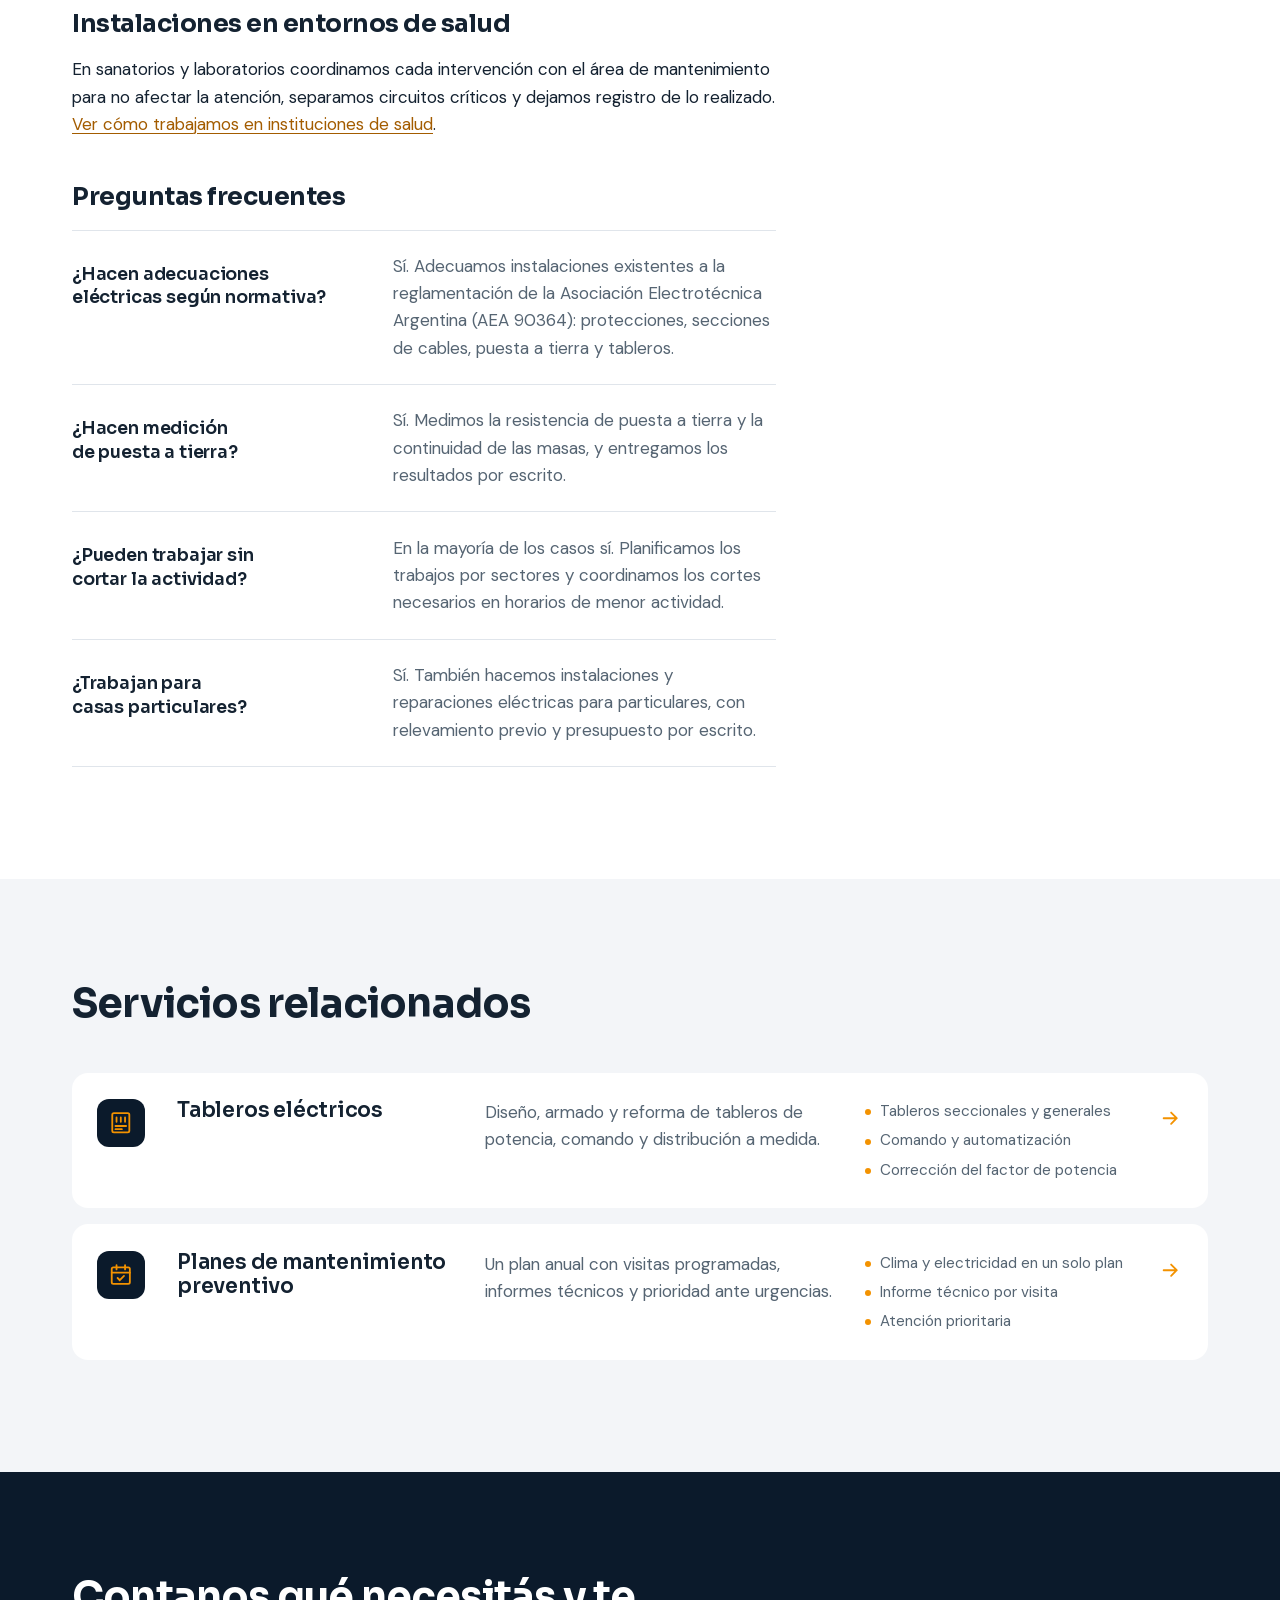
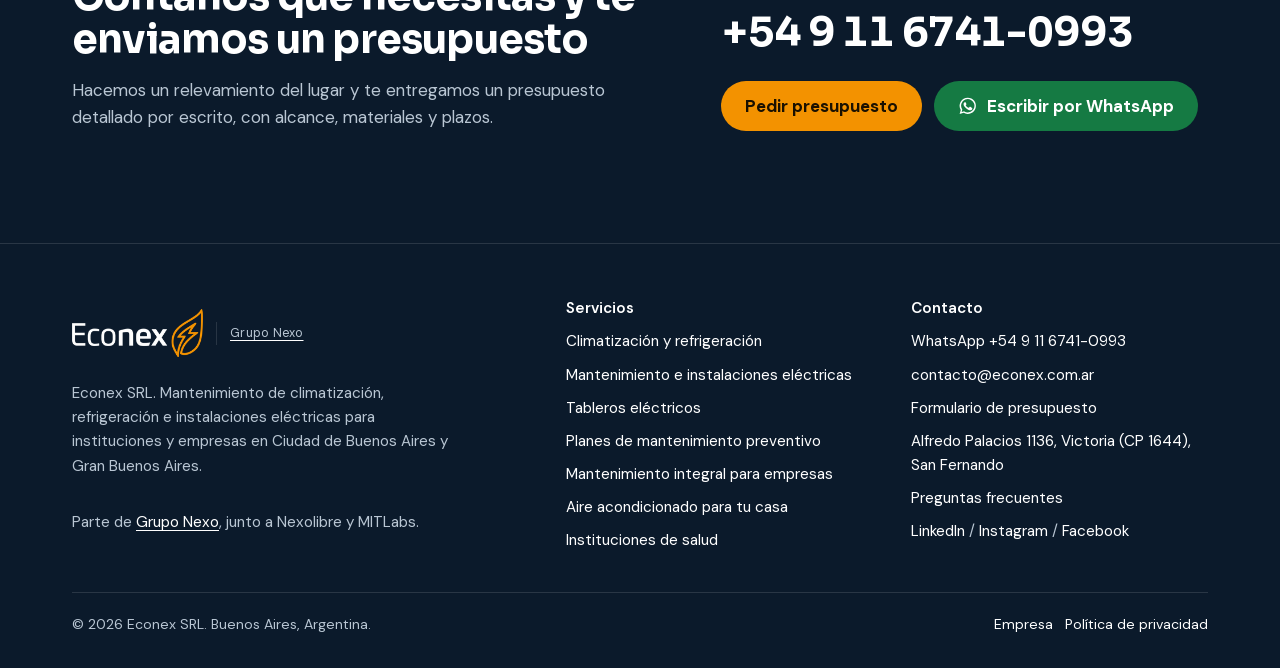
<file: servicios/mantenimiento-electrico.html>
<!doctype html>
<html lang="es-AR">
<head>
<!-- Google Tag Manager -->
<script>(function(w,d,s,l,i){w[l]=w[l]||[];w[l].push({'gtm.start':
new Date().getTime(),event:'gtm.js'});var f=d.getElementsByTagName(s)[0],
j=d.createElement(s),dl=l!='dataLayer'?'&l='+l:'';j.async=true;j.src=
'https://www.googletagmanager.com/gtm.js?id='+i+dl;f.parentNode.insertBefore(j,f);
})(window,document,'script','dataLayer','GTM-N4XM5SFN');</script>
<!-- End Google Tag Manager -->
<meta charset="utf-8">
<!-- Google tag (gtag.js) -->
<script async src="https://www.googletagmanager.com/gtag/js?id=G-8FJ1DMCTJG"></script>
<script>
  window.dataLayer = window.dataLayer || [];
  function gtag(){dataLayer.push(arguments);}
  gtag('js', new Date());

  gtag('config', 'G-8FJ1DMCTJG');
</script>
<meta name="viewport" content="width=device-width, initial-scale=1, viewport-fit=cover">
<title>Mantenimiento eléctrico para empresas y sanatorios | Econex</title>
<meta name="description" content="Instalaciones, adecuaciones y reparaciones eléctricas en oficinas, comercios, industrias, sanatorios y laboratorios. Redes para equipamiento médico. CABA y GBA.">
<link rel="canonical" href="https://econex.com.ar/servicios/mantenimiento-electrico.html">
<meta name="robots" content="index, follow, max-image-preview:large, max-snippet:-1">
<meta name="theme-color" content="#0b1a2b">
<meta name="geo.region" content="AR-B">
<meta name="geo.placename" content="Buenos Aires">
<meta property="og:locale" content="es_AR">
<meta property="og:type" content="website">
<meta property="og:site_name" content="Econex">
<meta property="og:title" content="Mantenimiento eléctrico para empresas y sanatorios | Econex">
<meta property="og:description" content="Instalaciones, adecuaciones y reparaciones eléctricas en oficinas, comercios, industrias, sanatorios y laboratorios. Redes para equipamiento médico. CABA y GBA.">
<meta property="og:url" content="https://econex.com.ar/servicios/mantenimiento-electrico.html">
<meta property="og:image" content="https://econex.com.ar/assets/img/og-econex.jpg">
<meta property="og:image:alt" content="Econex: climatización, refrigeración y electricidad para instituciones y empresas">
<meta property="og:image:width" content="1200">
<meta property="og:image:height" content="630">
<meta name="twitter:card" content="summary_large_image">
<link rel="icon" href="../favicon.ico" sizes="32x32">
<link rel="icon" href="../favicon.svg" type="image/svg+xml">
<link rel="apple-touch-icon" href="../assets/img/apple-touch-icon.png">
<link rel="manifest" href="../site.webmanifest">
<link rel="preload" href="../assets/fonts/sora.woff2" as="font" type="font/woff2" crossorigin>
<link rel="preload" href="../assets/fonts/dm-sans.woff2" as="font" type="font/woff2" crossorigin>
<link rel="stylesheet" href="../assets/css/styles.css">
<link rel="alternate" type="text/plain" title="Resumen para asistentes de IA" href="../llms.txt">
<script type="application/ld+json">{"@context": "https://schema.org", "@type": "Service", "name": "Mantenimiento e instalaciones eléctricas", "serviceType": ["Mantenimiento eléctrico", "Instalaciones eléctricas", "Adecuación a normativa AEA", "Medición de puesta a tierra"], "image": ["https://econex.com.ar/assets/img/trabajos/apertura-tablero-con-casco-y-anteojos-1605.webp", "https://econex.com.ar/assets/img/trabajos/medicion-pinza-amperometrica-tablero-1440.webp"], "url": "https://econex.com.ar/servicios/mantenimiento-electrico.html", "description": "Econex hace instalaciones, adecuaciones y reparaciones eléctricas en oficinas, comercios, pymes, industrias, sanatorios y laboratorios de Ciudad de Buenos Aires y Gran Buenos Aires. Incluye adecuación de redes para equipamiento médico, circuitos dedicados, iluminación y mediciones de puesta a tierra, según la reglamentación de la Asociación Electrotécnica Argentina (AEA).", "provider": {"@id": "https://econex.com.ar/#organizacion"}, "areaServed": ["Ciudad Autónoma de Buenos Aires", "Gran Buenos Aires"], "audience": {"@type": "BusinessAudience", "audienceType": "Instituciones de salud, empresas, comercios, industria y edificios"}}</script>
<script type="application/ld+json">{"@context": "https://schema.org", "@type": "FAQPage", "mainEntity": [{"@type": "Question", "name": "¿Hacen adecuaciones eléctricas según normativa?", "acceptedAnswer": {"@type": "Answer", "text": "Sí. Adecuamos instalaciones existentes a la reglamentación de la Asociación Electrotécnica Argentina (AEA 90364): protecciones, secciones de cables, puesta a tierra y tableros."}}, {"@type": "Question", "name": "¿Hacen medición de puesta a tierra?", "acceptedAnswer": {"@type": "Answer", "text": "Sí. Medimos la resistencia de puesta a tierra y la continuidad de las masas, y entregamos los resultados por escrito."}}, {"@type": "Question", "name": "¿Pueden trabajar sin cortar la actividad?", "acceptedAnswer": {"@type": "Answer", "text": "En la mayoría de los casos sí. Planificamos los trabajos por sectores y coordinamos los cortes necesarios en horarios de menor actividad."}}, {"@type": "Question", "name": "¿Trabajan para casas particulares?", "acceptedAnswer": {"@type": "Answer", "text": "Sí. También hacemos instalaciones y reparaciones eléctricas para particulares, con relevamiento previo y presupuesto por escrito."}}]}</script>
<script type="application/ld+json">{"@context": "https://schema.org", "@type": "BreadcrumbList", "itemListElement": [{"@type": "ListItem", "position": 1, "name": "Inicio", "item": "https://econex.com.ar/"}, {"@type": "ListItem", "position": 2, "name": "Servicios", "item": "https://econex.com.ar/servicios.html"}, {"@type": "ListItem", "position": 3, "name": "Mantenimiento e instalaciones eléctricas", "item": "https://econex.com.ar/servicios/mantenimiento-electrico.html"}]}</script>
<script type="application/ld+json">{"@context": "https://schema.org", "@type": "WebPage", "url": "https://econex.com.ar/servicios/mantenimiento-electrico.html", "name": "Mantenimiento eléctrico para empresas y sanatorios | Econex", "inLanguage": "es-AR", "isPartOf": {"@id": "https://econex.com.ar/#sitio"}, "about": {"@id": "https://econex.com.ar/#organizacion"}, "dateModified": "2026-10-27", "primaryImageOfPage": "https://econex.com.ar/assets/img/trabajos/tablero-seccional-cableado-1605.webp"}</script>
</head>
<body>
<!-- Google Tag Manager (noscript) -->
<noscript><iframe src="https://www.googletagmanager.com/ns.html?id=GTM-N4XM5SFN"
height="0" width="0" style="display:none;visibility:hidden"></iframe></noscript>
<!-- End Google Tag Manager (noscript) -->
<a class="skip" href="#contenido">Saltar al contenido</a>
<header class="site-header">
  <div class="wrap">
    <a class="brand" href="/" aria-label="Econex, inicio"><img class="brand-logo" src="../assets/img/logo-econex.webp" srcset="../assets/img/logo-econex.webp 2x, ../assets/img/logo-econex-3x.webp 3x" width="115" height="42" alt=""><span class="brand-sub">Grupo Nexo</span></a>
    <button class="nav-toggle" type="button" aria-expanded="false" aria-controls="nav">Menú</button>
    <nav class="nav" id="nav" aria-label="Principal">
      <a href="../servicios.html" aria-current="page">Servicios</a>
      <a href="../mantenimiento-integral-tercerizado.html">Para empresas</a>
      <a href="../instituciones-de-salud.html">Salud</a>
      <a href="../empresa.html">Nosotros</a>
      <a href="../preguntas-frecuentes.html">Preguntas</a>
      <a class="btn btn-primary" href="../contacto.html">Pedir presupuesto</a>
    </nav>
  </div>
</header>
<main id="contenido">

<section class="page-hero has-img"><figure class="photo ph-bg"><img src="../assets/img/trabajos/tablero-seccional-cableado-800.webp" srcset="../assets/img/trabajos/tablero-seccional-cableado-480.webp 480w, ../assets/img/trabajos/tablero-seccional-cableado-800.webp 800w, ../assets/img/trabajos/tablero-seccional-cableado-1200.webp 1200w, ../assets/img/trabajos/tablero-seccional-cableado-1605.webp 1605w" sizes="(max-width: 820px) 130vw, 55vw" width="1605" height="1214" alt="" fetchpriority="high" decoding="async"></figure><div class="wrap">
  <nav aria-label="Ruta"><ol class="crumbs"><li><a href="/">Inicio</a></li><li><a href="../servicios.html">Servicios</a></li><li aria-current="page">Mantenimiento e instalaciones eléctricas</li></ol></nav>
  <h1>Mantenimiento e instalaciones eléctricas para empresas e instituciones</h1>
  <p class="updated">Actualizado en octubre de 2026</p>
</div></section>
<section class="section"><div class="wrap split">
  <article class="prose">
    <p class="answer-first">Econex hace instalaciones, adecuaciones y reparaciones eléctricas en oficinas, comercios, pymes, industrias, sanatorios y laboratorios de Ciudad de Buenos Aires y Gran Buenos Aires. Incluye adecuación de redes para equipamiento médico, circuitos dedicados, iluminación y mediciones de puesta a tierra, según la reglamentación de la Asociación Electrotécnica Argentina (AEA).</p>
    <div class="photo-pair"><figure class="photo "><img src="../assets/img/trabajos/apertura-tablero-con-casco-y-anteojos-800.webp" srcset="../assets/img/trabajos/apertura-tablero-con-casco-y-anteojos-480.webp 480w, ../assets/img/trabajos/apertura-tablero-con-casco-y-anteojos-800.webp 800w, ../assets/img/trabajos/apertura-tablero-con-casco-y-anteojos-1200.webp 1200w, ../assets/img/trabajos/apertura-tablero-con-casco-y-anteojos-1605.webp 1605w" sizes="(max-width: 520px) 100vw, (max-width: 920px) 50vw, 23rem" width="1605" height="1214" alt="Técnico con casco y anteojos de seguridad abriendo un tablero eléctrico con señal de peligro eléctrico" loading="lazy" decoding="async"></figure><figure class="photo "><img src="../assets/img/trabajos/medicion-pinza-amperometrica-tablero-800.webp" srcset="../assets/img/trabajos/medicion-pinza-amperometrica-tablero-480.webp 480w, ../assets/img/trabajos/medicion-pinza-amperometrica-tablero-800.webp 800w, ../assets/img/trabajos/medicion-pinza-amperometrica-tablero-1200.webp 1200w, ../assets/img/trabajos/medicion-pinza-amperometrica-tablero-1440.webp 1440w" sizes="(max-width: 520px) 100vw, (max-width: 920px) 50vw, 23rem" width="1440" height="2560" alt="Medición con pinza amperométrica y guantes dieléctricos en un tablero eléctrico" loading="lazy" decoding="async"></figure></div>
    
<h2>Qué incluye</h2>
<ul><li>Instalaciones eléctricas nuevas y ampliaciones en oficinas, locales, plantas y edificios.</li><li>Adecuación de instalaciones existentes a la reglamentación AEA 90364.</li><li>Adecuación de redes eléctricas para equipamiento médico en sanatorios, clínicas y laboratorios.</li><li>Circuitos dedicados para equipos de climatización, servidores y maquinaria.</li><li>Medición de puesta a tierra y continuidad de las masas.</li><li>Iluminación interior y exterior, recambio a tecnología LED.</li><li>Detección y reparación de fallas: cortes, disparos de protecciones y sobrecalentamientos.</li></ul>
<h2>Por qué importa el mantenimiento eléctrico</h2>
<p>Una conexión floja o una protección mal dimensionada no avisa: se manifiesta como un corte en el peor momento o como un riesgo de incendio. El mantenimiento periódico detecta esos puntos antes de que fallen y deja documentado el estado de la instalación.</p>
<h2>Instalaciones en entornos de salud</h2>
<p>En sanatorios y laboratorios coordinamos cada intervención con el área de mantenimiento para no afectar la atención, separamos circuitos críticos y dejamos registro de lo realizado. <a href="../instituciones-de-salud.html">Ver cómo trabajamos en instituciones de salud</a>.</p>

    <h2>Preguntas frecuentes</h2>
    <div class="qa"><div><h3>¿Hacen adecuaciones eléctricas según normativa?</h3><p>Sí. Adecuamos instalaciones existentes a la reglamentación de la Asociación Electrotécnica Argentina (AEA 90364): protecciones, secciones de cables, puesta a tierra y tableros.</p></div><div><h3>¿Hacen medición de puesta a tierra?</h3><p>Sí. Medimos la resistencia de puesta a tierra y la continuidad de las masas, y entregamos los resultados por escrito.</p></div><div><h3>¿Pueden trabajar sin cortar la actividad?</h3><p>En la mayoría de los casos sí. Planificamos los trabajos por sectores y coordinamos los cortes necesarios en horarios de menor actividad.</p></div><div><h3>¿Trabajan para casas particulares?</h3><p>Sí. También hacemos instalaciones y reparaciones eléctricas para particulares, con relevamiento previo y presupuesto por escrito.</p></div></div>
  </article>
  <aside class="aside">
  <h2>Pedí tu presupuesto</h2>
  <p class="muted">Relevamos el lugar y te enviamos una propuesta detallada por escrito.</p>
  <a class="btn btn-primary" href="../contacto.html">Completar formulario</a>
  <a class="btn btn-wa" href="https://wa.me/5491167410993?text=Hola%20Econex%2C%20quiero%20consultar%20por%20mantenimiento%20e%20instalaciones%20eléctricas." rel="noopener" target="_blank"><svg viewBox="0 0 24 24" fill="currentColor" aria-hidden="true"><path d="M12 2a10 10 0 0 0-8.6 15.1L2 22l5-1.3A10 10 0 1 0 12 2Zm0 18.2a8.2 8.2 0 0 1-4.2-1.2l-.3-.2-3 .8.8-2.9-.2-.3A8.2 8.2 0 1 1 12 20.2Zm4.5-6.1c-.2-.1-1.5-.7-1.7-.8-.2-.1-.4-.1-.6.1l-.8 1c-.1.2-.3.2-.5.1a6.7 6.7 0 0 1-3.3-2.9c-.3-.4.3-.4.7-1.4.1-.2 0-.3 0-.4l-.8-1.8c-.2-.5-.4-.4-.6-.4h-.5a1 1 0 0 0-.7.3 3 3 0 0 0-.9 2.2 5.2 5.2 0 0 0 1.1 2.7 11.8 11.8 0 0 0 4.5 4c1.7.7 2.3.8 3.2.6a2.7 2.7 0 0 0 1.8-1.2 2.2 2.2 0 0 0 .1-1.3c0-.1-.2-.2-.5-.3Z"/></svg> Escribir por WhatsApp</a>
  <ul><li class="mono">+54 9 11 6741-0993</li><li class="mono">contacto@econex.com.ar</li></ul>
</aside>
</div></section>
<section class="section sunk"><div class="wrap">
  <div class="section-head"><h2>Servicios relacionados</h2></div>
  <div class="index"><a class="index-row" href="../servicios/tableros-electricos.html">
  <span class="ico volt"><svg viewBox="0 0 24 24" fill="none" stroke="currentColor" stroke-width="1.7" stroke-linecap="round" aria-hidden="true"><rect x="4" y="3" width="16" height="18" rx="1.5"/><path d="M8 7v4M12 7v4M16 7v4M7 15h10M7 18h6"/></svg></span>
  <h3>Tableros eléctricos</h3>
  <p>Diseño, armado y reforma de tableros de potencia, comando y distribución a medida.</p>
  <ul><li>Tableros seccionales y generales</li><li>Comando y automatización</li><li>Corrección del factor de potencia</li></ul>
  <span class="go"><svg viewBox="0 0 24 24" fill="none" stroke="currentColor" stroke-width="2" stroke-linecap="round" stroke-linejoin="round" aria-hidden="true"><path d="M5 12h14M13 6l6 6-6 6"/></svg></span>
</a>
<a class="index-row" href="../servicios/mantenimiento-preventivo.html">
  <span class="ico"><svg viewBox="0 0 24 24" fill="none" stroke="currentColor" stroke-width="1.7" stroke-linecap="round" aria-hidden="true"><rect x="3.5" y="5" width="17" height="15.5" rx="1.5"/><path d="M3.5 10h17M8 3v4M16 3v4"/><path d="m9 15 2 2 4-4"/></svg></span>
  <h3>Planes de mantenimiento preventivo</h3>
  <p>Un plan anual con visitas programadas, informes técnicos y prioridad ante urgencias.</p>
  <ul><li>Clima y electricidad en un solo plan</li><li>Informe técnico por visita</li><li>Atención prioritaria</li></ul>
  <span class="go"><svg viewBox="0 0 24 24" fill="none" stroke="currentColor" stroke-width="2" stroke-linecap="round" stroke-linejoin="round" aria-hidden="true"><path d="M5 12h14M13 6l6 6-6 6"/></svg></span>
</a></div>
</div></section>
<section class="section cta-dark"><div class="wrap closing">
  <div><h2>Contanos qué necesitás y te enviamos un presupuesto</h2><p>Hacemos un relevamiento del lugar y te entregamos un presupuesto detallado por escrito, con alcance, materiales y plazos.</p></div>
  <div class="contact-direct">
    <a class="phone" href="tel:+5491167410993">+54 9 11 6741-0993</a>
    <div class="btn-row"><a class="btn btn-primary" href="../contacto.html">Pedir presupuesto</a><a class="btn btn-wa" href="https://wa.me/5491167410993?text=Hola%20Econex%2C%20quiero%20pedir%20un%20presupuesto." rel="noopener" target="_blank"><svg viewBox="0 0 24 24" fill="currentColor" aria-hidden="true"><path d="M12 2a10 10 0 0 0-8.6 15.1L2 22l5-1.3A10 10 0 1 0 12 2Zm0 18.2a8.2 8.2 0 0 1-4.2-1.2l-.3-.2-3 .8.8-2.9-.2-.3A8.2 8.2 0 1 1 12 20.2Zm4.5-6.1c-.2-.1-1.5-.7-1.7-.8-.2-.1-.4-.1-.6.1l-.8 1c-.1.2-.3.2-.5.1a6.7 6.7 0 0 1-3.3-2.9c-.3-.4.3-.4.7-1.4.1-.2 0-.3 0-.4l-.8-1.8c-.2-.5-.4-.4-.6-.4h-.5a1 1 0 0 0-.7.3 3 3 0 0 0-.9 2.2 5.2 5.2 0 0 0 1.1 2.7 11.8 11.8 0 0 0 4.5 4c1.7.7 2.3.8 3.2.6a2.7 2.7 0 0 0 1.8-1.2 2.2 2.2 0 0 0 .1-1.3c0-.1-.2-.2-.5-.3Z"/></svg> Escribir por WhatsApp</a></div>
  </div>
</div></section>
</main>
<footer class="site-footer">
  <div class="wrap">
    <div class="foot-grid">
      <div class="foot-about">
        <a class="brand" href="/"><img class="brand-logo" src="../assets/img/logo-econex.webp" srcset="../assets/img/logo-econex.webp 2x, ../assets/img/logo-econex-3x.webp 3x" width="115" height="42" alt="Econex"><span class="brand-sub">Grupo Nexo</span></a>
        <p>Econex SRL. Mantenimiento de climatización, refrigeración e instalaciones eléctricas para instituciones y empresas en Ciudad de Buenos Aires y Gran Buenos Aires.</p>
        <p>Parte de <a href="https://gruponexosoluciones.com" rel="noopener" target="_blank">Grupo Nexo</a>, junto a Nexolibre y MITLabs.</p>
      </div>
      <div><h2>Servicios</h2><ul><li><a href="../servicios/climatizacion-y-refrigeracion.html">Climatización y refrigeración</a></li>
<li><a href="../servicios/mantenimiento-electrico.html">Mantenimiento e instalaciones eléctricas</a></li>
<li><a href="../servicios/tableros-electricos.html">Tableros eléctricos</a></li>
<li><a href="../servicios/mantenimiento-preventivo.html">Planes de mantenimiento preventivo</a></li>
        <li><a href="../mantenimiento-integral-tercerizado.html">Mantenimiento integral para empresas</a></li>
        <li><a href="../aire-acondicionado-hogar.html">Aire acondicionado para tu casa</a></li>
        <li><a href="../instituciones-de-salud.html">Instituciones de salud</a></li></ul></div>
      <div><h2>Contacto</h2><ul>
        <li><a href="https://wa.me/5491167410993?text=Hola%20Econex%2C%20quiero%20pedir%20un%20presupuesto." rel="noopener" target="_blank">WhatsApp +54 9 11 6741-0993</a></li>
        <li><a href="mailto:contacto@econex.com.ar">contacto@econex.com.ar</a></li>
        <li><a href="../contacto.html">Formulario de presupuesto</a></li>
        <li><a href="https://maps.app.goo.gl/mrSBR9cGimJLiuqK8" rel="noopener" target="_blank">Alfredo Palacios 1136, Victoria (CP 1644), San Fernando</a></li>
        <li><a href="../preguntas-frecuentes.html">Preguntas frecuentes</a></li>
        <li><a href="https://www.linkedin.com/company/econex-electro" rel="noopener" target="_blank">LinkedIn</a> / <a href="https://www.instagram.com/econex_srl" rel="noopener" target="_blank">Instagram</a> / <a href="https://www.facebook.com/people/Econexsrl/61553557221241" rel="noopener" target="_blank">Facebook</a></li></ul></div>
    </div>
    <div class="foot-bottom"><span>© 2026 Econex SRL. Buenos Aires, Argentina.</span><span><a href="../empresa.html">Empresa</a>&nbsp;&nbsp;&nbsp;<a href="../privacidad.html">Política de privacidad</a></span></div>
  </div>
</footer>
<a class="wa-float" href="https://wa.me/5491167410993?text=Hola%20Econex%2C%20quiero%20pedir%20un%20presupuesto." rel="noopener" target="_blank" aria-label="Escribinos por WhatsApp"><svg viewBox="0 0 24 24" fill="currentColor" aria-hidden="true"><path d="M12 2a10 10 0 0 0-8.6 15.1L2 22l5-1.3A10 10 0 1 0 12 2Zm0 18.2a8.2 8.2 0 0 1-4.2-1.2l-.3-.2-3 .8.8-2.9-.2-.3A8.2 8.2 0 1 1 12 20.2Zm4.5-6.1c-.2-.1-1.5-.7-1.7-.8-.2-.1-.4-.1-.6.1l-.8 1c-.1.2-.3.2-.5.1a6.7 6.7 0 0 1-3.3-2.9c-.3-.4.3-.4.7-1.4.1-.2 0-.3 0-.4l-.8-1.8c-.2-.5-.4-.4-.6-.4h-.5a1 1 0 0 0-.7.3 3 3 0 0 0-.9 2.2 5.2 5.2 0 0 0 1.1 2.7 11.8 11.8 0 0 0 4.5 4c1.7.7 2.3.8 3.2.6a2.7 2.7 0 0 0 1.8-1.2 2.2 2.2 0 0 0 .1-1.3c0-.1-.2-.2-.5-.3Z"/></svg></a>
<script src="../assets/js/main.js" defer></script>
</body>
</html>
</file>
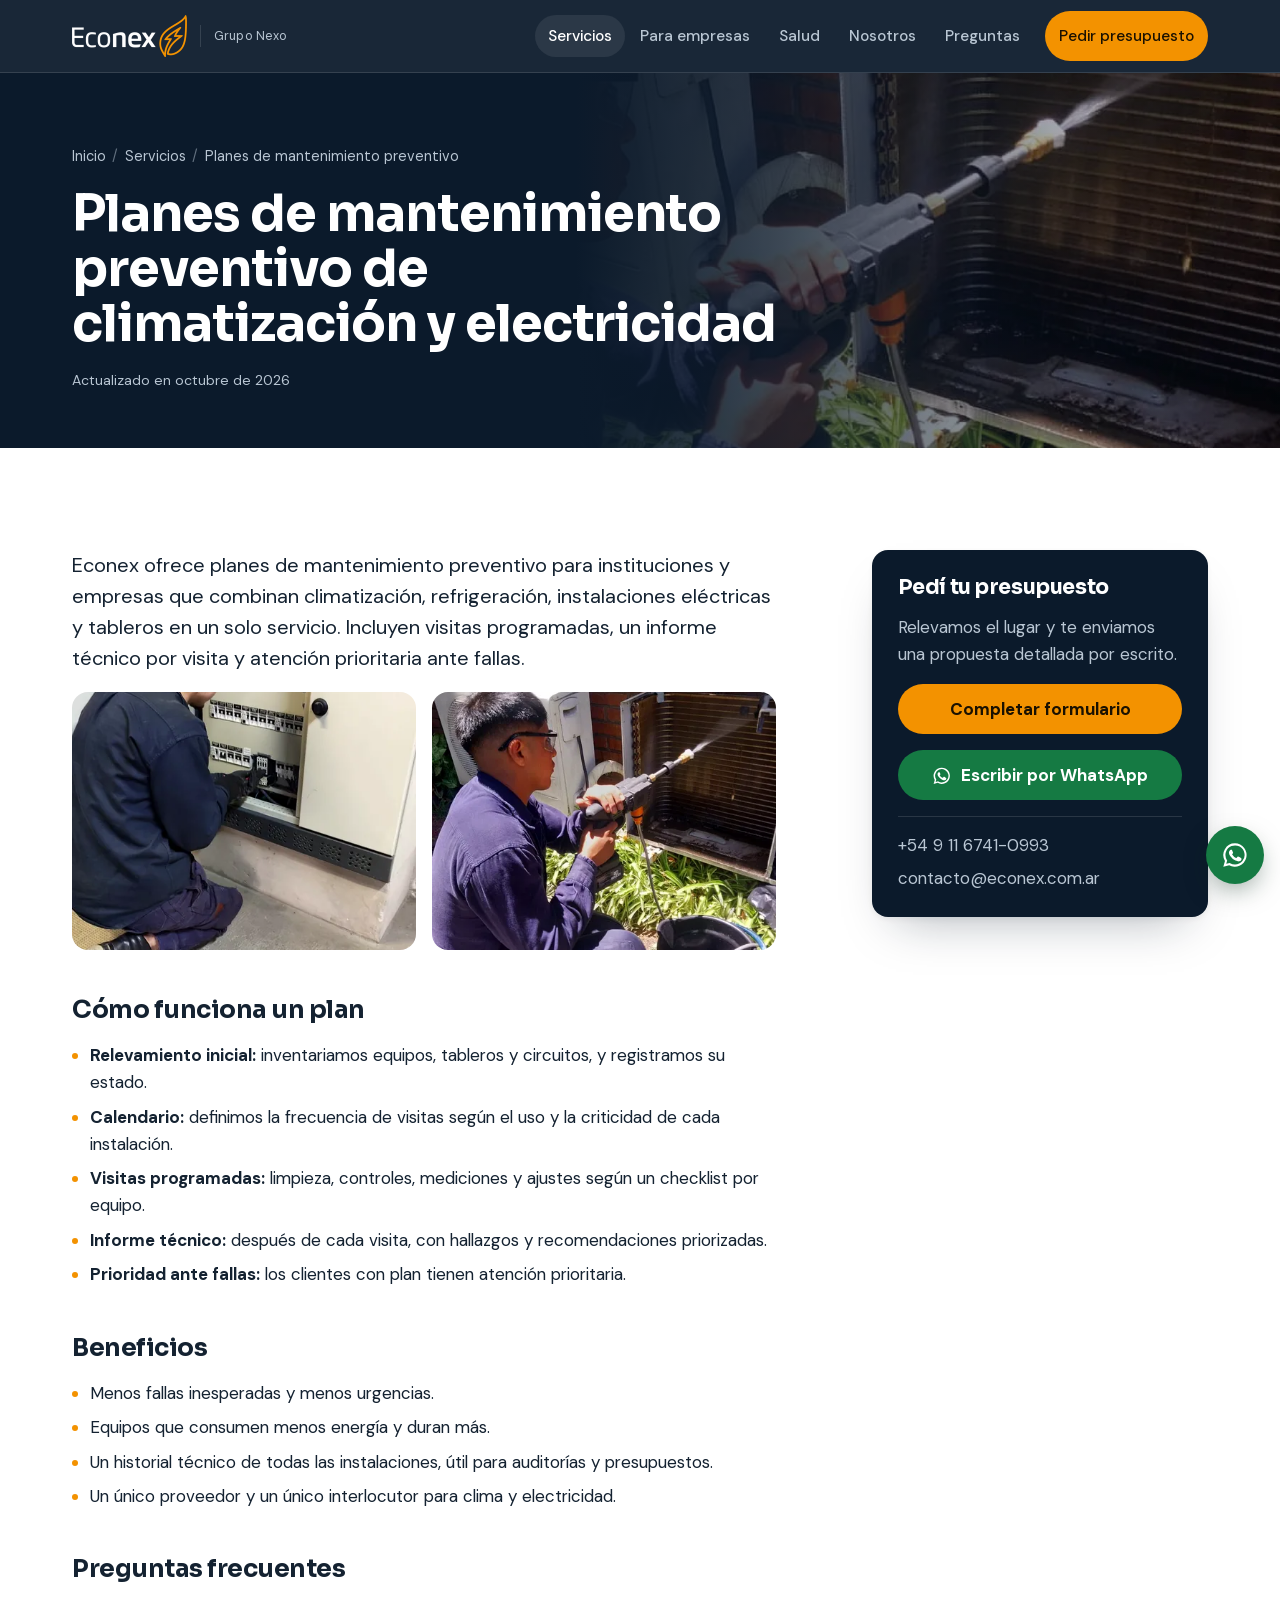
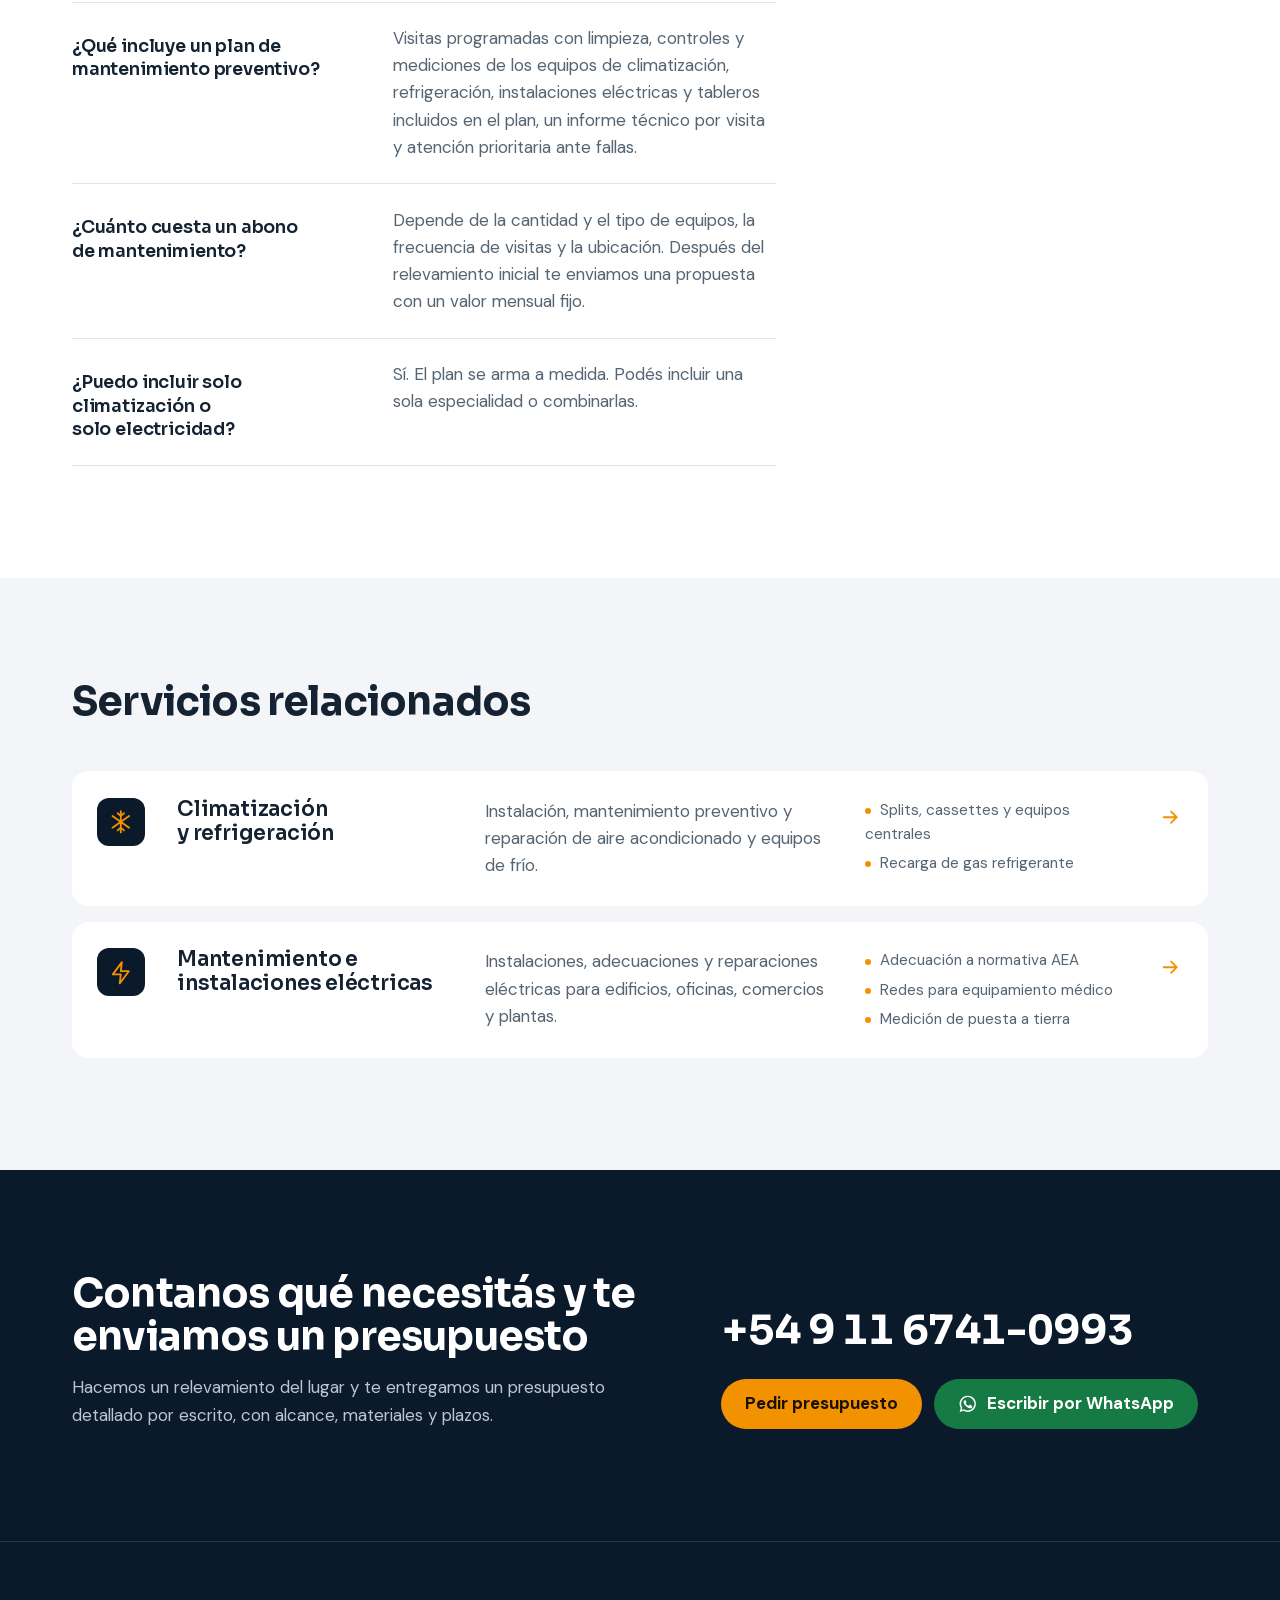
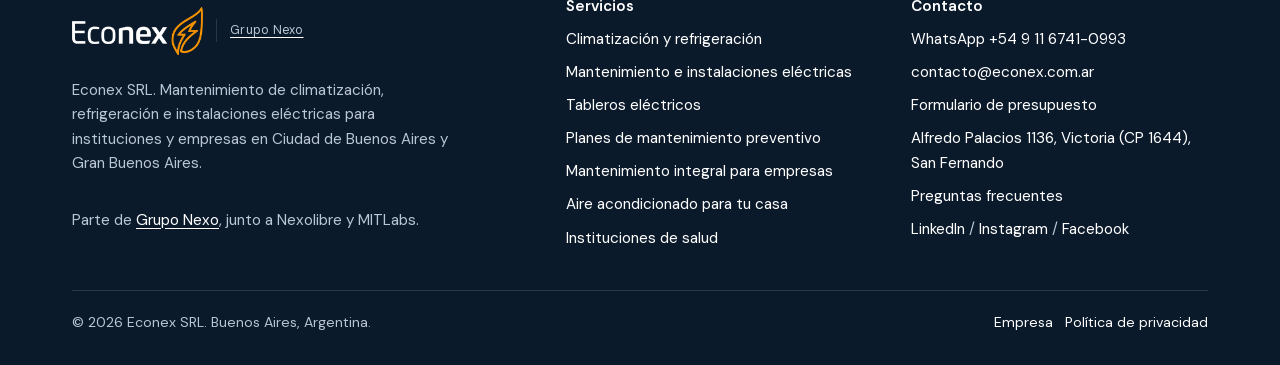
<file: servicios/mantenimiento-preventivo.html>
<!doctype html>
<html lang="es-AR">
<head>
<!-- Google Tag Manager -->
<script>(function(w,d,s,l,i){w[l]=w[l]||[];w[l].push({'gtm.start':
new Date().getTime(),event:'gtm.js'});var f=d.getElementsByTagName(s)[0],
j=d.createElement(s),dl=l!='dataLayer'?'&l='+l:'';j.async=true;j.src=
'https://www.googletagmanager.com/gtm.js?id='+i+dl;f.parentNode.insertBefore(j,f);
})(window,document,'script','dataLayer','GTM-N4XM5SFN');</script>
<!-- End Google Tag Manager -->
<meta charset="utf-8">
<!-- Google tag (gtag.js) -->
<script async src="https://www.googletagmanager.com/gtag/js?id=G-8FJ1DMCTJG"></script>
<script>
  window.dataLayer = window.dataLayer || [];
  function gtag(){dataLayer.push(arguments);}
  gtag('js', new Date());

  gtag('config', 'G-8FJ1DMCTJG');
</script>
<meta name="viewport" content="width=device-width, initial-scale=1, viewport-fit=cover">
<title>Mantenimiento preventivo de clima y electricidad | Econex</title>
<meta name="description" content="Abonos de mantenimiento preventivo de aire acondicionado, refrigeración y electricidad para empresas e instituciones, con visitas programadas e informes.">
<link rel="canonical" href="https://econex.com.ar/servicios/mantenimiento-preventivo.html">
<meta name="robots" content="index, follow, max-image-preview:large, max-snippet:-1">
<meta name="theme-color" content="#0b1a2b">
<meta name="geo.region" content="AR-B">
<meta name="geo.placename" content="Buenos Aires">
<meta property="og:locale" content="es_AR">
<meta property="og:type" content="website">
<meta property="og:site_name" content="Econex">
<meta property="og:title" content="Mantenimiento preventivo de clima y electricidad | Econex">
<meta property="og:description" content="Abonos de mantenimiento preventivo de aire acondicionado, refrigeración y electricidad para empresas e instituciones, con visitas programadas e informes.">
<meta property="og:url" content="https://econex.com.ar/servicios/mantenimiento-preventivo.html">
<meta property="og:image" content="https://econex.com.ar/assets/img/og-econex.jpg">
<meta property="og:image:alt" content="Econex: climatización, refrigeración y electricidad para instituciones y empresas">
<meta property="og:image:width" content="1200">
<meta property="og:image:height" content="630">
<meta name="twitter:card" content="summary_large_image">
<link rel="icon" href="../favicon.ico" sizes="32x32">
<link rel="icon" href="../favicon.svg" type="image/svg+xml">
<link rel="apple-touch-icon" href="../assets/img/apple-touch-icon.png">
<link rel="manifest" href="../site.webmanifest">
<link rel="preload" href="../assets/fonts/sora.woff2" as="font" type="font/woff2" crossorigin>
<link rel="preload" href="../assets/fonts/dm-sans.woff2" as="font" type="font/woff2" crossorigin>
<link rel="stylesheet" href="../assets/css/styles.css">
<link rel="alternate" type="text/plain" title="Resumen para asistentes de IA" href="../llms.txt">
<script type="application/ld+json">{"@context": "https://schema.org", "@type": "Service", "name": "Planes de mantenimiento preventivo", "serviceType": ["Mantenimiento preventivo", "Abono de mantenimiento", "Mantenimiento de edificios"], "image": ["https://econex.com.ar/assets/img/trabajos/mantenimiento-tablero-seccional-901.webp", "https://econex.com.ar/assets/img/trabajos/lavado-serpentina-unidad-exterior-960.webp"], "url": "https://econex.com.ar/servicios/mantenimiento-preventivo.html", "description": "Econex ofrece planes de mantenimiento preventivo para instituciones y empresas que combinan climatización, refrigeración, instalaciones eléctricas y tableros en un solo servicio. Incluyen visitas programadas, un informe técnico por visita y atención prioritaria ante fallas.", "provider": {"@id": "https://econex.com.ar/#organizacion"}, "areaServed": ["Ciudad Autónoma de Buenos Aires", "Gran Buenos Aires"], "audience": {"@type": "BusinessAudience", "audienceType": "Instituciones de salud, empresas, comercios, industria y edificios"}}</script>
<script type="application/ld+json">{"@context": "https://schema.org", "@type": "FAQPage", "mainEntity": [{"@type": "Question", "name": "¿Qué incluye un plan de mantenimiento preventivo?", "acceptedAnswer": {"@type": "Answer", "text": "Visitas programadas con limpieza, controles y mediciones de los equipos de climatización, refrigeración, instalaciones eléctricas y tableros incluidos en el plan, un informe técnico por visita y atención prioritaria ante fallas."}}, {"@type": "Question", "name": "¿Cuánto cuesta un abono de mantenimiento?", "acceptedAnswer": {"@type": "Answer", "text": "Depende de la cantidad y el tipo de equipos, la frecuencia de visitas y la ubicación. Después del relevamiento inicial te enviamos una propuesta con un valor mensual fijo."}}, {"@type": "Question", "name": "¿Puedo incluir solo climatización o solo electricidad?", "acceptedAnswer": {"@type": "Answer", "text": "Sí. El plan se arma a medida. Podés incluir una sola especialidad o combinarlas."}}]}</script>
<script type="application/ld+json">{"@context": "https://schema.org", "@type": "BreadcrumbList", "itemListElement": [{"@type": "ListItem", "position": 1, "name": "Inicio", "item": "https://econex.com.ar/"}, {"@type": "ListItem", "position": 2, "name": "Servicios", "item": "https://econex.com.ar/servicios.html"}, {"@type": "ListItem", "position": 3, "name": "Planes de mantenimiento preventivo", "item": "https://econex.com.ar/servicios/mantenimiento-preventivo.html"}]}</script>
<script type="application/ld+json">{"@context": "https://schema.org", "@type": "WebPage", "url": "https://econex.com.ar/servicios/mantenimiento-preventivo.html", "name": "Mantenimiento preventivo de clima y electricidad | Econex", "inLanguage": "es-AR", "isPartOf": {"@id": "https://econex.com.ar/#sitio"}, "about": {"@id": "https://econex.com.ar/#organizacion"}, "dateModified": "2026-10-27", "primaryImageOfPage": "https://econex.com.ar/assets/img/trabajos/limpieza-condensadora-aire-acondicionado-1667.webp"}</script>
</head>
<body>
<!-- Google Tag Manager (noscript) -->
<noscript><iframe src="https://www.googletagmanager.com/ns.html?id=GTM-N4XM5SFN"
height="0" width="0" style="display:none;visibility:hidden"></iframe></noscript>
<!-- End Google Tag Manager (noscript) -->
<a class="skip" href="#contenido">Saltar al contenido</a>
<header class="site-header">
  <div class="wrap">
    <a class="brand" href="/" aria-label="Econex, inicio"><img class="brand-logo" src="../assets/img/logo-econex.webp" srcset="../assets/img/logo-econex.webp 2x, ../assets/img/logo-econex-3x.webp 3x" width="115" height="42" alt=""><span class="brand-sub">Grupo Nexo</span></a>
    <button class="nav-toggle" type="button" aria-expanded="false" aria-controls="nav">Menú</button>
    <nav class="nav" id="nav" aria-label="Principal">
      <a href="../servicios.html" aria-current="page">Servicios</a>
      <a href="../mantenimiento-integral-tercerizado.html">Para empresas</a>
      <a href="../instituciones-de-salud.html">Salud</a>
      <a href="../empresa.html">Nosotros</a>
      <a href="../preguntas-frecuentes.html">Preguntas</a>
      <a class="btn btn-primary" href="../contacto.html">Pedir presupuesto</a>
    </nav>
  </div>
</header>
<main id="contenido">

<section class="page-hero has-img"><figure class="photo ph-bg"><img src="../assets/img/trabajos/limpieza-condensadora-aire-acondicionado-800.webp" srcset="../assets/img/trabajos/limpieza-condensadora-aire-acondicionado-480.webp 480w, ../assets/img/trabajos/limpieza-condensadora-aire-acondicionado-800.webp 800w, ../assets/img/trabajos/limpieza-condensadora-aire-acondicionado-1200.webp 1200w, ../assets/img/trabajos/limpieza-condensadora-aire-acondicionado-1667.webp 1667w" sizes="(max-width: 820px) 110vw, 55vw" width="1667" height="1668" alt="" fetchpriority="high" decoding="async"></figure><div class="wrap">
  <nav aria-label="Ruta"><ol class="crumbs"><li><a href="/">Inicio</a></li><li><a href="../servicios.html">Servicios</a></li><li aria-current="page">Planes de mantenimiento preventivo</li></ol></nav>
  <h1>Planes de mantenimiento preventivo de climatización y electricidad</h1>
  <p class="updated">Actualizado en octubre de 2026</p>
</div></section>
<section class="section"><div class="wrap split">
  <article class="prose">
    <p class="answer-first">Econex ofrece planes de mantenimiento preventivo para instituciones y empresas que combinan climatización, refrigeración, instalaciones eléctricas y tableros en un solo servicio. Incluyen visitas programadas, un informe técnico por visita y atención prioritaria ante fallas.</p>
    <div class="photo-pair"><figure class="photo "><img src="../assets/img/trabajos/mantenimiento-tablero-seccional-800.webp" srcset="../assets/img/trabajos/mantenimiento-tablero-seccional-480.webp 480w, ../assets/img/trabajos/mantenimiento-tablero-seccional-800.webp 800w, ../assets/img/trabajos/mantenimiento-tablero-seccional-901.webp 901w" sizes="(max-width: 520px) 100vw, (max-width: 920px) 50vw, 23rem" width="901" height="1600" alt="Técnico con casco revisando un tablero seccional durante una visita de mantenimiento preventivo" loading="lazy" decoding="async"></figure><figure class="photo "><img src="../assets/img/trabajos/lavado-serpentina-unidad-exterior-800.webp" srcset="../assets/img/trabajos/lavado-serpentina-unidad-exterior-480.webp 480w, ../assets/img/trabajos/lavado-serpentina-unidad-exterior-800.webp 800w, ../assets/img/trabajos/lavado-serpentina-unidad-exterior-960.webp 960w" sizes="(max-width: 520px) 100vw, (max-width: 920px) 50vw, 23rem" width="960" height="1280" alt="Lavado de la serpentina de una unidad exterior de aire acondicionado en un mantenimiento programado" loading="lazy" decoding="async"></figure></div>
    
<h2>Cómo funciona un plan</h2>
<ul><li><strong>Relevamiento inicial:</strong> inventariamos equipos, tableros y circuitos, y registramos su estado.</li><li><strong>Calendario:</strong> definimos la frecuencia de visitas según el uso y la criticidad de cada instalación.</li><li><strong>Visitas programadas:</strong> limpieza, controles, mediciones y ajustes según un checklist por equipo.</li><li><strong>Informe técnico:</strong> después de cada visita, con hallazgos y recomendaciones priorizadas.</li><li><strong>Prioridad ante fallas:</strong> los clientes con plan tienen atención prioritaria.</li></ul>
<h2>Beneficios</h2>
<ul><li>Menos fallas inesperadas y menos urgencias.</li><li>Equipos que consumen menos energía y duran más.</li><li>Un historial técnico de todas las instalaciones, útil para auditorías y presupuestos.</li><li>Un único proveedor y un único interlocutor para clima y electricidad.</li></ul>

    <h2>Preguntas frecuentes</h2>
    <div class="qa"><div><h3>¿Qué incluye un plan de mantenimiento preventivo?</h3><p>Visitas programadas con limpieza, controles y mediciones de los equipos de climatización, refrigeración, instalaciones eléctricas y tableros incluidos en el plan, un informe técnico por visita y atención prioritaria ante fallas.</p></div><div><h3>¿Cuánto cuesta un abono de mantenimiento?</h3><p>Depende de la cantidad y el tipo de equipos, la frecuencia de visitas y la ubicación. Después del relevamiento inicial te enviamos una propuesta con un valor mensual fijo.</p></div><div><h3>¿Puedo incluir solo climatización o solo electricidad?</h3><p>Sí. El plan se arma a medida. Podés incluir una sola especialidad o combinarlas.</p></div></div>
  </article>
  <aside class="aside">
  <h2>Pedí tu presupuesto</h2>
  <p class="muted">Relevamos el lugar y te enviamos una propuesta detallada por escrito.</p>
  <a class="btn btn-primary" href="../contacto.html">Completar formulario</a>
  <a class="btn btn-wa" href="https://wa.me/5491167410993?text=Hola%20Econex%2C%20quiero%20consultar%20por%20planes%20de%20mantenimiento%20preventivo." rel="noopener" target="_blank"><svg viewBox="0 0 24 24" fill="currentColor" aria-hidden="true"><path d="M12 2a10 10 0 0 0-8.6 15.1L2 22l5-1.3A10 10 0 1 0 12 2Zm0 18.2a8.2 8.2 0 0 1-4.2-1.2l-.3-.2-3 .8.8-2.9-.2-.3A8.2 8.2 0 1 1 12 20.2Zm4.5-6.1c-.2-.1-1.5-.7-1.7-.8-.2-.1-.4-.1-.6.1l-.8 1c-.1.2-.3.2-.5.1a6.7 6.7 0 0 1-3.3-2.9c-.3-.4.3-.4.7-1.4.1-.2 0-.3 0-.4l-.8-1.8c-.2-.5-.4-.4-.6-.4h-.5a1 1 0 0 0-.7.3 3 3 0 0 0-.9 2.2 5.2 5.2 0 0 0 1.1 2.7 11.8 11.8 0 0 0 4.5 4c1.7.7 2.3.8 3.2.6a2.7 2.7 0 0 0 1.8-1.2 2.2 2.2 0 0 0 .1-1.3c0-.1-.2-.2-.5-.3Z"/></svg> Escribir por WhatsApp</a>
  <ul><li class="mono">+54 9 11 6741-0993</li><li class="mono">contacto@econex.com.ar</li></ul>
</aside>
</div></section>
<section class="section sunk"><div class="wrap">
  <div class="section-head"><h2>Servicios relacionados</h2></div>
  <div class="index"><a class="index-row" href="../servicios/climatizacion-y-refrigeracion.html">
  <span class="ico"><svg viewBox="0 0 24 24" fill="none" stroke="currentColor" stroke-width="1.7" stroke-linecap="round" aria-hidden="true"><path d="M12 2v20M4.2 6.5l15.6 11M19.8 6.5 4.2 17.5"/><path d="m9 4 3 2.5L15 4M9 20l3-2.5 3 2.5"/></svg></span>
  <h3>Climatización y refrigeración</h3>
  <p>Instalación, mantenimiento preventivo y reparación de aire acondicionado y equipos de frío.</p>
  <ul><li>Splits, cassettes y equipos centrales</li><li>Recarga de gas refrigerante</li></ul>
  <span class="go"><svg viewBox="0 0 24 24" fill="none" stroke="currentColor" stroke-width="2" stroke-linecap="round" stroke-linejoin="round" aria-hidden="true"><path d="M5 12h14M13 6l6 6-6 6"/></svg></span>
</a>
<a class="index-row" href="../servicios/mantenimiento-electrico.html">
  <span class="ico volt"><svg viewBox="0 0 24 24" fill="none" stroke="currentColor" stroke-width="1.7" stroke-linejoin="round" aria-hidden="true"><path d="M13 2 4.5 13.5H12L11 22l8.5-11.5H12L13 2Z"/></svg></span>
  <h3>Mantenimiento e instalaciones eléctricas</h3>
  <p>Instalaciones, adecuaciones y reparaciones eléctricas para edificios, oficinas, comercios y plantas.</p>
  <ul><li>Adecuación a normativa AEA</li><li>Redes para equipamiento médico</li><li>Medición de puesta a tierra</li></ul>
  <span class="go"><svg viewBox="0 0 24 24" fill="none" stroke="currentColor" stroke-width="2" stroke-linecap="round" stroke-linejoin="round" aria-hidden="true"><path d="M5 12h14M13 6l6 6-6 6"/></svg></span>
</a></div>
</div></section>
<section class="section cta-dark"><div class="wrap closing">
  <div><h2>Contanos qué necesitás y te enviamos un presupuesto</h2><p>Hacemos un relevamiento del lugar y te entregamos un presupuesto detallado por escrito, con alcance, materiales y plazos.</p></div>
  <div class="contact-direct">
    <a class="phone" href="tel:+5491167410993">+54 9 11 6741-0993</a>
    <div class="btn-row"><a class="btn btn-primary" href="../contacto.html">Pedir presupuesto</a><a class="btn btn-wa" href="https://wa.me/5491167410993?text=Hola%20Econex%2C%20quiero%20pedir%20un%20presupuesto." rel="noopener" target="_blank"><svg viewBox="0 0 24 24" fill="currentColor" aria-hidden="true"><path d="M12 2a10 10 0 0 0-8.6 15.1L2 22l5-1.3A10 10 0 1 0 12 2Zm0 18.2a8.2 8.2 0 0 1-4.2-1.2l-.3-.2-3 .8.8-2.9-.2-.3A8.2 8.2 0 1 1 12 20.2Zm4.5-6.1c-.2-.1-1.5-.7-1.7-.8-.2-.1-.4-.1-.6.1l-.8 1c-.1.2-.3.2-.5.1a6.7 6.7 0 0 1-3.3-2.9c-.3-.4.3-.4.7-1.4.1-.2 0-.3 0-.4l-.8-1.8c-.2-.5-.4-.4-.6-.4h-.5a1 1 0 0 0-.7.3 3 3 0 0 0-.9 2.2 5.2 5.2 0 0 0 1.1 2.7 11.8 11.8 0 0 0 4.5 4c1.7.7 2.3.8 3.2.6a2.7 2.7 0 0 0 1.8-1.2 2.2 2.2 0 0 0 .1-1.3c0-.1-.2-.2-.5-.3Z"/></svg> Escribir por WhatsApp</a></div>
  </div>
</div></section>
</main>
<footer class="site-footer">
  <div class="wrap">
    <div class="foot-grid">
      <div class="foot-about">
        <a class="brand" href="/"><img class="brand-logo" src="../assets/img/logo-econex.webp" srcset="../assets/img/logo-econex.webp 2x, ../assets/img/logo-econex-3x.webp 3x" width="115" height="42" alt="Econex"><span class="brand-sub">Grupo Nexo</span></a>
        <p>Econex SRL. Mantenimiento de climatización, refrigeración e instalaciones eléctricas para instituciones y empresas en Ciudad de Buenos Aires y Gran Buenos Aires.</p>
        <p>Parte de <a href="https://gruponexosoluciones.com" rel="noopener" target="_blank">Grupo Nexo</a>, junto a Nexolibre y MITLabs.</p>
      </div>
      <div><h2>Servicios</h2><ul><li><a href="../servicios/climatizacion-y-refrigeracion.html">Climatización y refrigeración</a></li>
<li><a href="../servicios/mantenimiento-electrico.html">Mantenimiento e instalaciones eléctricas</a></li>
<li><a href="../servicios/tableros-electricos.html">Tableros eléctricos</a></li>
<li><a href="../servicios/mantenimiento-preventivo.html">Planes de mantenimiento preventivo</a></li>
        <li><a href="../mantenimiento-integral-tercerizado.html">Mantenimiento integral para empresas</a></li>
        <li><a href="../aire-acondicionado-hogar.html">Aire acondicionado para tu casa</a></li>
        <li><a href="../instituciones-de-salud.html">Instituciones de salud</a></li></ul></div>
      <div><h2>Contacto</h2><ul>
        <li><a href="https://wa.me/5491167410993?text=Hola%20Econex%2C%20quiero%20pedir%20un%20presupuesto." rel="noopener" target="_blank">WhatsApp +54 9 11 6741-0993</a></li>
        <li><a href="mailto:contacto@econex.com.ar">contacto@econex.com.ar</a></li>
        <li><a href="../contacto.html">Formulario de presupuesto</a></li>
        <li><a href="https://maps.app.goo.gl/mrSBR9cGimJLiuqK8" rel="noopener" target="_blank">Alfredo Palacios 1136, Victoria (CP 1644), San Fernando</a></li>
        <li><a href="../preguntas-frecuentes.html">Preguntas frecuentes</a></li>
        <li><a href="https://www.linkedin.com/company/econex-electro" rel="noopener" target="_blank">LinkedIn</a> / <a href="https://www.instagram.com/econex_srl" rel="noopener" target="_blank">Instagram</a> / <a href="https://www.facebook.com/people/Econexsrl/61553557221241" rel="noopener" target="_blank">Facebook</a></li></ul></div>
    </div>
    <div class="foot-bottom"><span>© 2026 Econex SRL. Buenos Aires, Argentina.</span><span><a href="../empresa.html">Empresa</a>&nbsp;&nbsp;&nbsp;<a href="../privacidad.html">Política de privacidad</a></span></div>
  </div>
</footer>
<a class="wa-float" href="https://wa.me/5491167410993?text=Hola%20Econex%2C%20quiero%20pedir%20un%20presupuesto." rel="noopener" target="_blank" aria-label="Escribinos por WhatsApp"><svg viewBox="0 0 24 24" fill="currentColor" aria-hidden="true"><path d="M12 2a10 10 0 0 0-8.6 15.1L2 22l5-1.3A10 10 0 1 0 12 2Zm0 18.2a8.2 8.2 0 0 1-4.2-1.2l-.3-.2-3 .8.8-2.9-.2-.3A8.2 8.2 0 1 1 12 20.2Zm4.5-6.1c-.2-.1-1.5-.7-1.7-.8-.2-.1-.4-.1-.6.1l-.8 1c-.1.2-.3.2-.5.1a6.7 6.7 0 0 1-3.3-2.9c-.3-.4.3-.4.7-1.4.1-.2 0-.3 0-.4l-.8-1.8c-.2-.5-.4-.4-.6-.4h-.5a1 1 0 0 0-.7.3 3 3 0 0 0-.9 2.2 5.2 5.2 0 0 0 1.1 2.7 11.8 11.8 0 0 0 4.5 4c1.7.7 2.3.8 3.2.6a2.7 2.7 0 0 0 1.8-1.2 2.2 2.2 0 0 0 .1-1.3c0-.1-.2-.2-.5-.3Z"/></svg></a>
<script src="../assets/js/main.js" defer></script>
</body>
</html>
</file>
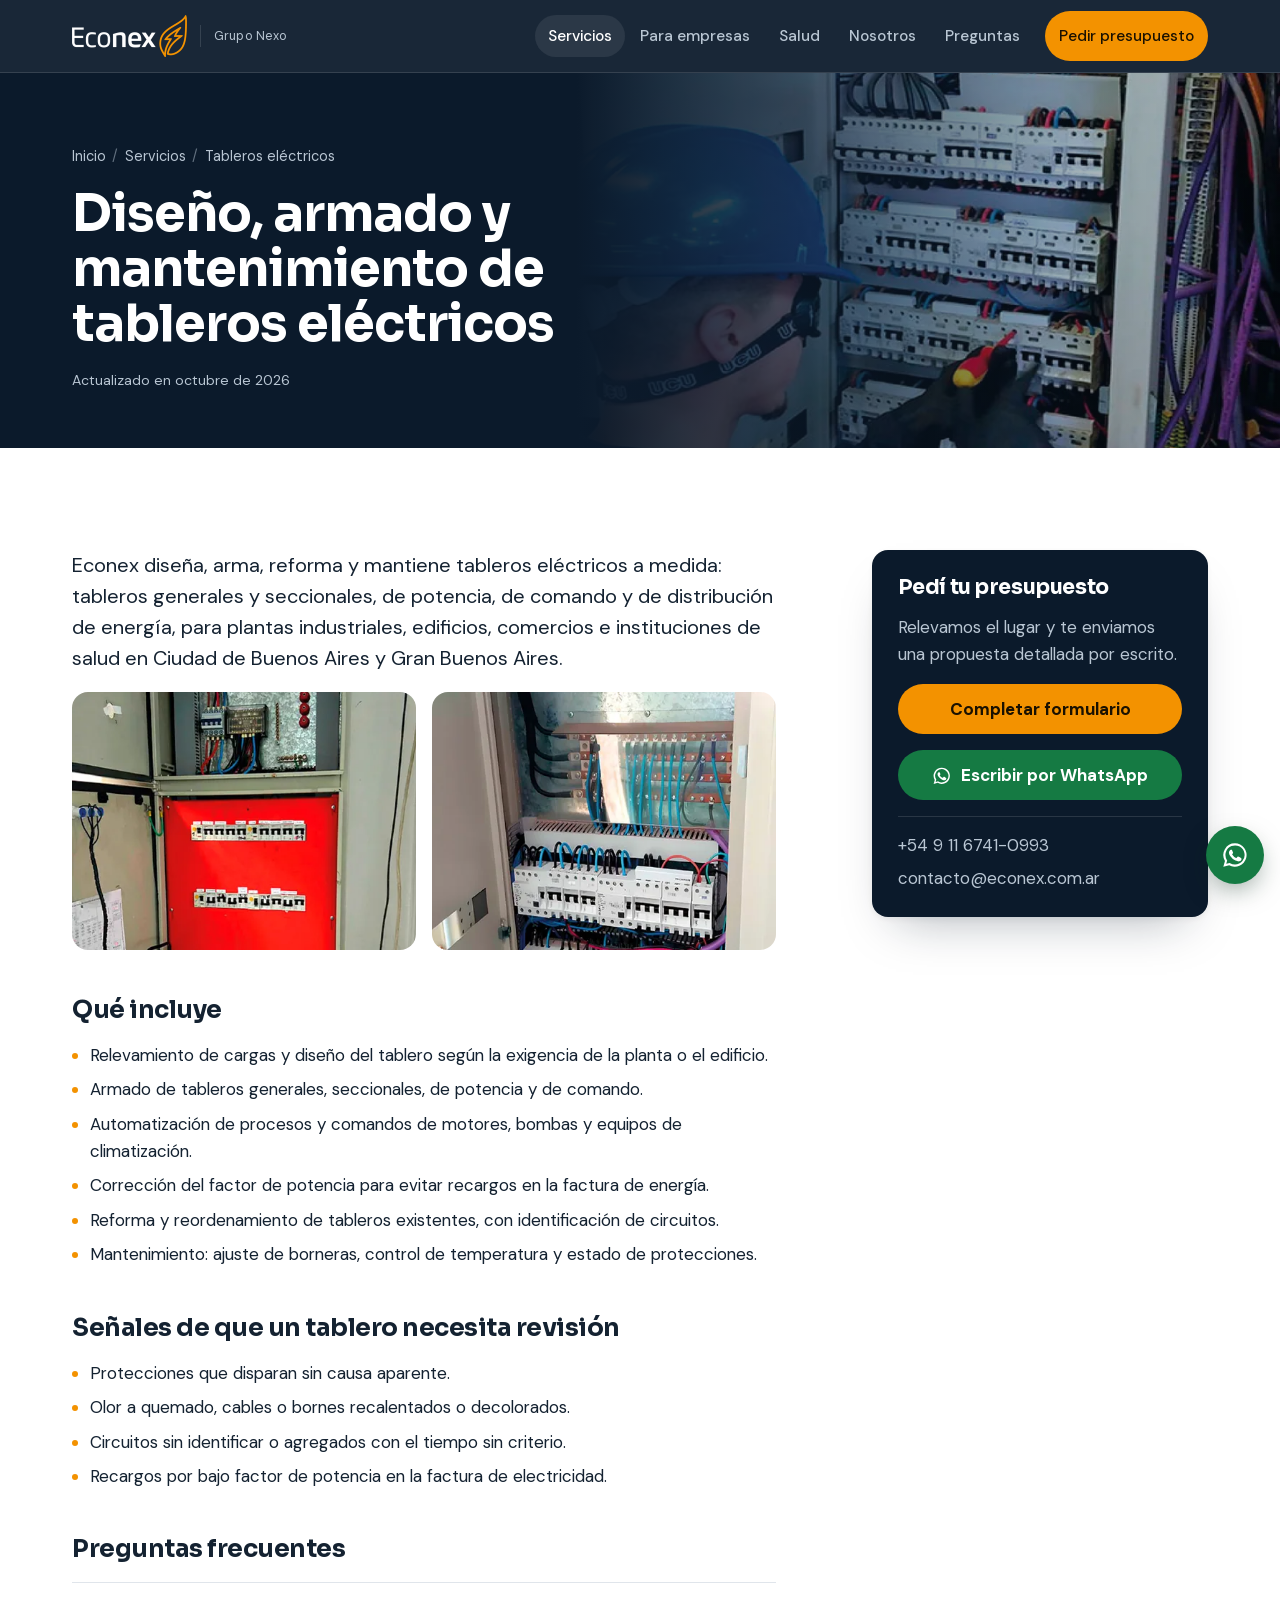
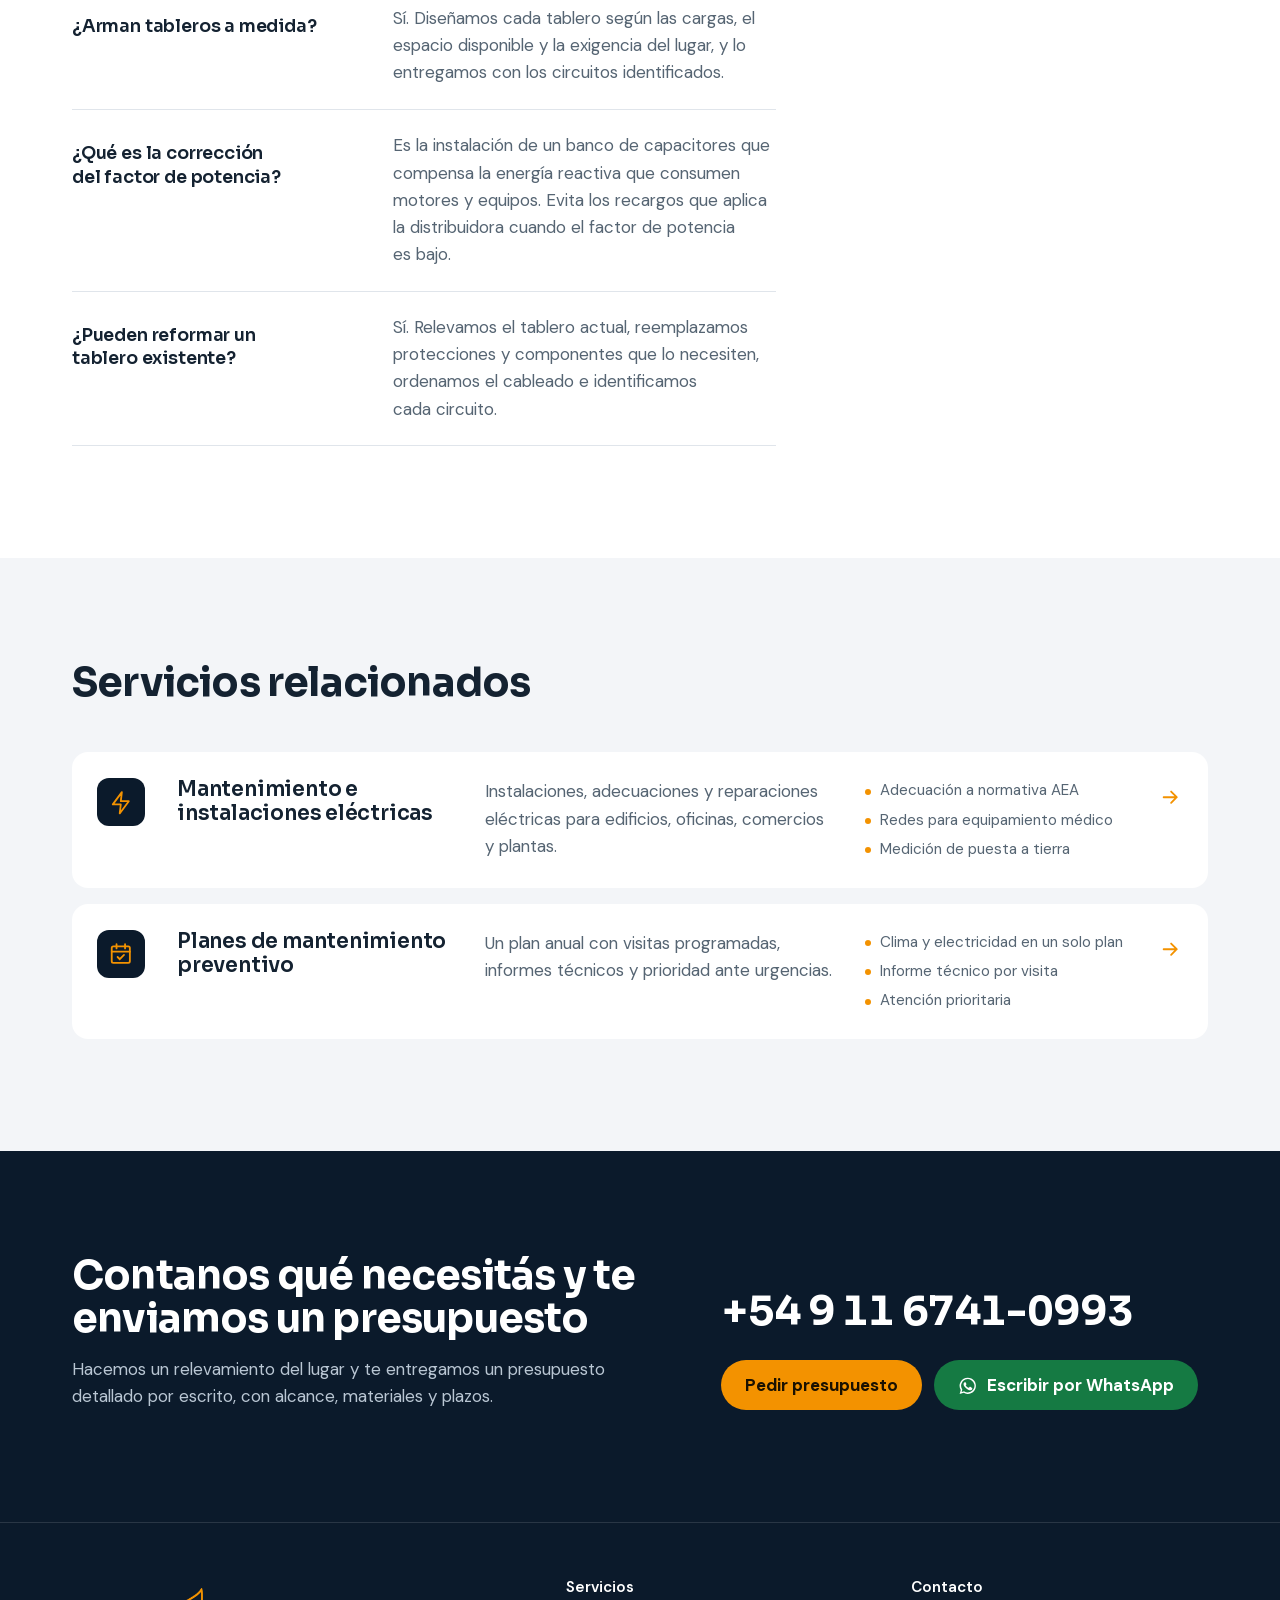
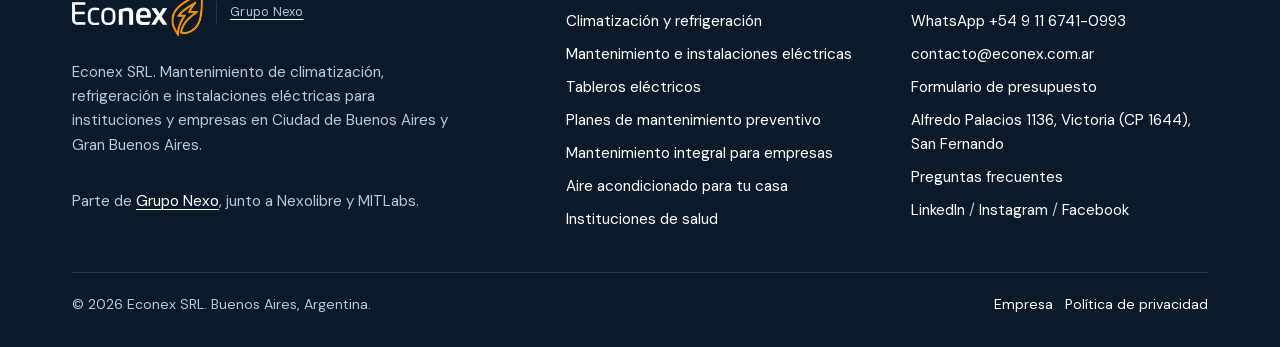
<file: servicios/tableros-electricos.html>
<!doctype html>
<html lang="es-AR">
<head>
<!-- Google Tag Manager -->
<script>(function(w,d,s,l,i){w[l]=w[l]||[];w[l].push({'gtm.start':
new Date().getTime(),event:'gtm.js'});var f=d.getElementsByTagName(s)[0],
j=d.createElement(s),dl=l!='dataLayer'?'&l='+l:'';j.async=true;j.src=
'https://www.googletagmanager.com/gtm.js?id='+i+dl;f.parentNode.insertBefore(j,f);
})(window,document,'script','dataLayer','GTM-N4XM5SFN');</script>
<!-- End Google Tag Manager -->
<meta charset="utf-8">
<!-- Google tag (gtag.js) -->
<script async src="https://www.googletagmanager.com/gtag/js?id=G-8FJ1DMCTJG"></script>
<script>
  window.dataLayer = window.dataLayer || [];
  function gtag(){dataLayer.push(arguments);}
  gtag('js', new Date());

  gtag('config', 'G-8FJ1DMCTJG');
</script>
<meta name="viewport" content="width=device-width, initial-scale=1, viewport-fit=cover">
<title>Diseño y armado de tableros eléctricos a medida | Econex</title>
<meta name="description" content="Diseño, armado, reforma y mantenimiento de tableros eléctricos de potencia, comando y distribución para plantas, edificios e instituciones en CABA y GBA.">
<link rel="canonical" href="https://econex.com.ar/servicios/tableros-electricos.html">
<meta name="robots" content="index, follow, max-image-preview:large, max-snippet:-1">
<meta name="theme-color" content="#0b1a2b">
<meta name="geo.region" content="AR-B">
<meta name="geo.placename" content="Buenos Aires">
<meta property="og:locale" content="es_AR">
<meta property="og:type" content="website">
<meta property="og:site_name" content="Econex">
<meta property="og:title" content="Diseño y armado de tableros eléctricos a medida | Econex">
<meta property="og:description" content="Diseño, armado, reforma y mantenimiento de tableros eléctricos de potencia, comando y distribución para plantas, edificios e instituciones en CABA y GBA.">
<meta property="og:url" content="https://econex.com.ar/servicios/tableros-electricos.html">
<meta property="og:image" content="https://econex.com.ar/assets/img/og-econex.jpg">
<meta property="og:image:alt" content="Econex: climatización, refrigeración y electricidad para instituciones y empresas">
<meta property="og:image:width" content="1200">
<meta property="og:image:height" content="630">
<meta name="twitter:card" content="summary_large_image">
<link rel="icon" href="../favicon.ico" sizes="32x32">
<link rel="icon" href="../favicon.svg" type="image/svg+xml">
<link rel="apple-touch-icon" href="../assets/img/apple-touch-icon.png">
<link rel="manifest" href="../site.webmanifest">
<link rel="preload" href="../assets/fonts/sora.woff2" as="font" type="font/woff2" crossorigin>
<link rel="preload" href="../assets/fonts/dm-sans.woff2" as="font" type="font/woff2" crossorigin>
<link rel="stylesheet" href="../assets/css/styles.css">
<link rel="alternate" type="text/plain" title="Resumen para asistentes de IA" href="../llms.txt">
<script type="application/ld+json">{"@context": "https://schema.org", "@type": "Service", "name": "Tableros eléctricos", "serviceType": ["Tableros eléctricos", "Armado de tableros", "Tableros de comando", "Corrección del factor de potencia"], "image": ["https://econex.com.ar/assets/img/trabajos/tablero-general-armado-1605.webp", "https://econex.com.ar/assets/img/trabajos/tablero-seccional-cableado-1605.webp"], "url": "https://econex.com.ar/servicios/tableros-electricos.html", "description": "Econex diseña, arma, reforma y mantiene tableros eléctricos a medida: tableros generales y seccionales, de potencia, de comando y de distribución de energía, para plantas industriales, edificios, comercios e instituciones de salud en Ciudad de Buenos Aires y Gran Buenos Aires.", "provider": {"@id": "https://econex.com.ar/#organizacion"}, "areaServed": ["Ciudad Autónoma de Buenos Aires", "Gran Buenos Aires"], "audience": {"@type": "BusinessAudience", "audienceType": "Instituciones de salud, empresas, comercios, industria y edificios"}}</script>
<script type="application/ld+json">{"@context": "https://schema.org", "@type": "FAQPage", "mainEntity": [{"@type": "Question", "name": "¿Arman tableros a medida?", "acceptedAnswer": {"@type": "Answer", "text": "Sí. Diseñamos cada tablero según las cargas, el espacio disponible y la exigencia del lugar, y lo entregamos con los circuitos identificados."}}, {"@type": "Question", "name": "¿Qué es la corrección del factor de potencia?", "acceptedAnswer": {"@type": "Answer", "text": "Es la instalación de un banco de capacitores que compensa la energía reactiva que consumen motores y equipos. Evita los recargos que aplica la distribuidora cuando el factor de potencia es bajo."}}, {"@type": "Question", "name": "¿Pueden reformar un tablero existente?", "acceptedAnswer": {"@type": "Answer", "text": "Sí. Relevamos el tablero actual, reemplazamos protecciones y componentes que lo necesiten, ordenamos el cableado e identificamos cada circuito."}}]}</script>
<script type="application/ld+json">{"@context": "https://schema.org", "@type": "BreadcrumbList", "itemListElement": [{"@type": "ListItem", "position": 1, "name": "Inicio", "item": "https://econex.com.ar/"}, {"@type": "ListItem", "position": 2, "name": "Servicios", "item": "https://econex.com.ar/servicios.html"}, {"@type": "ListItem", "position": 3, "name": "Tableros eléctricos", "item": "https://econex.com.ar/servicios/tableros-electricos.html"}]}</script>
<script type="application/ld+json">{"@context": "https://schema.org", "@type": "WebPage", "url": "https://econex.com.ar/servicios/tableros-electricos.html", "name": "Diseño y armado de tableros eléctricos a medida | Econex", "inLanguage": "es-AR", "isPartOf": {"@id": "https://econex.com.ar/#sitio"}, "about": {"@id": "https://econex.com.ar/#organizacion"}, "dateModified": "2026-10-27", "primaryImageOfPage": "https://econex.com.ar/assets/img/trabajos/tablero-electrico-tecnico-con-epp-1605.webp"}</script>
</head>
<body>
<!-- Google Tag Manager (noscript) -->
<noscript><iframe src="https://www.googletagmanager.com/ns.html?id=GTM-N4XM5SFN"
height="0" width="0" style="display:none;visibility:hidden"></iframe></noscript>
<!-- End Google Tag Manager (noscript) -->
<a class="skip" href="#contenido">Saltar al contenido</a>
<header class="site-header">
  <div class="wrap">
    <a class="brand" href="/" aria-label="Econex, inicio"><img class="brand-logo" src="../assets/img/logo-econex.webp" srcset="../assets/img/logo-econex.webp 2x, ../assets/img/logo-econex-3x.webp 3x" width="115" height="42" alt=""><span class="brand-sub">Grupo Nexo</span></a>
    <button class="nav-toggle" type="button" aria-expanded="false" aria-controls="nav">Menú</button>
    <nav class="nav" id="nav" aria-label="Principal">
      <a href="../servicios.html" aria-current="page">Servicios</a>
      <a href="../mantenimiento-integral-tercerizado.html">Para empresas</a>
      <a href="../instituciones-de-salud.html">Salud</a>
      <a href="../empresa.html">Nosotros</a>
      <a href="../preguntas-frecuentes.html">Preguntas</a>
      <a class="btn btn-primary" href="../contacto.html">Pedir presupuesto</a>
    </nav>
  </div>
</header>
<main id="contenido">

<section class="page-hero has-img"><figure class="photo ph-bg"><img src="../assets/img/trabajos/tablero-electrico-tecnico-con-epp-800.webp" srcset="../assets/img/trabajos/tablero-electrico-tecnico-con-epp-480.webp 480w, ../assets/img/trabajos/tablero-electrico-tecnico-con-epp-800.webp 800w, ../assets/img/trabajos/tablero-electrico-tecnico-con-epp-1200.webp 1200w, ../assets/img/trabajos/tablero-electrico-tecnico-con-epp-1605.webp 1605w" sizes="(max-width: 820px) 130vw, 55vw" width="1605" height="1214" alt="" fetchpriority="high" decoding="async"></figure><div class="wrap">
  <nav aria-label="Ruta"><ol class="crumbs"><li><a href="/">Inicio</a></li><li><a href="../servicios.html">Servicios</a></li><li aria-current="page">Tableros eléctricos</li></ol></nav>
  <h1>Diseño, armado y mantenimiento de tableros eléctricos</h1>
  <p class="updated">Actualizado en octubre de 2026</p>
</div></section>
<section class="section"><div class="wrap split">
  <article class="prose">
    <p class="answer-first">Econex diseña, arma, reforma y mantiene tableros eléctricos a medida: tableros generales y seccionales, de potencia, de comando y de distribución de energía, para plantas industriales, edificios, comercios e instituciones de salud en Ciudad de Buenos Aires y Gran Buenos Aires.</p>
    <div class="photo-pair"><figure class="photo "><img src="../assets/img/trabajos/tablero-general-armado-800.webp" srcset="../assets/img/trabajos/tablero-general-armado-480.webp 480w, ../assets/img/trabajos/tablero-general-armado-800.webp 800w, ../assets/img/trabajos/tablero-general-armado-1200.webp 1200w, ../assets/img/trabajos/tablero-general-armado-1605.webp 1605w" sizes="(max-width: 520px) 100vw, (max-width: 920px) 50vw, 23rem" width="1605" height="1214" alt="Tablero general armado por Econex con interruptores y barras identificadas" loading="lazy" decoding="async"></figure><figure class="photo "><img src="../assets/img/trabajos/tablero-seccional-cableado-800.webp" srcset="../assets/img/trabajos/tablero-seccional-cableado-480.webp 480w, ../assets/img/trabajos/tablero-seccional-cableado-800.webp 800w, ../assets/img/trabajos/tablero-seccional-cableado-1200.webp 1200w, ../assets/img/trabajos/tablero-seccional-cableado-1605.webp 1605w" sizes="(max-width: 520px) 100vw, (max-width: 920px) 50vw, 23rem" width="1605" height="1214" alt="Tablero seccional con el cableado ordenado y los circuitos identificados" loading="lazy" decoding="async"></figure></div>
    
<h2>Qué incluye</h2>
<ul><li>Relevamiento de cargas y diseño del tablero según la exigencia de la planta o el edificio.</li><li>Armado de tableros generales, seccionales, de potencia y de comando.</li><li>Automatización de procesos y comandos de motores, bombas y equipos de climatización.</li><li>Corrección del factor de potencia para evitar recargos en la factura de energía.</li><li>Reforma y reordenamiento de tableros existentes, con identificación de circuitos.</li><li>Mantenimiento: ajuste de borneras, control de temperatura y estado de protecciones.</li></ul>
<h2>Señales de que un tablero necesita revisión</h2>
<ul><li>Protecciones que disparan sin causa aparente.</li><li>Olor a quemado, cables o bornes recalentados o decolorados.</li><li>Circuitos sin identificar o agregados con el tiempo sin criterio.</li><li>Recargos por bajo factor de potencia en la factura de electricidad.</li></ul>

    <h2>Preguntas frecuentes</h2>
    <div class="qa"><div><h3>¿Arman tableros a medida?</h3><p>Sí. Diseñamos cada tablero según las cargas, el espacio disponible y la exigencia del lugar, y lo entregamos con los circuitos identificados.</p></div><div><h3>¿Qué es la corrección del factor de potencia?</h3><p>Es la instalación de un banco de capacitores que compensa la energía reactiva que consumen motores y equipos. Evita los recargos que aplica la distribuidora cuando el factor de potencia es bajo.</p></div><div><h3>¿Pueden reformar un tablero existente?</h3><p>Sí. Relevamos el tablero actual, reemplazamos protecciones y componentes que lo necesiten, ordenamos el cableado e identificamos cada circuito.</p></div></div>
  </article>
  <aside class="aside">
  <h2>Pedí tu presupuesto</h2>
  <p class="muted">Relevamos el lugar y te enviamos una propuesta detallada por escrito.</p>
  <a class="btn btn-primary" href="../contacto.html">Completar formulario</a>
  <a class="btn btn-wa" href="https://wa.me/5491167410993?text=Hola%20Econex%2C%20quiero%20consultar%20por%20tableros%20eléctricos." rel="noopener" target="_blank"><svg viewBox="0 0 24 24" fill="currentColor" aria-hidden="true"><path d="M12 2a10 10 0 0 0-8.6 15.1L2 22l5-1.3A10 10 0 1 0 12 2Zm0 18.2a8.2 8.2 0 0 1-4.2-1.2l-.3-.2-3 .8.8-2.9-.2-.3A8.2 8.2 0 1 1 12 20.2Zm4.5-6.1c-.2-.1-1.5-.7-1.7-.8-.2-.1-.4-.1-.6.1l-.8 1c-.1.2-.3.2-.5.1a6.7 6.7 0 0 1-3.3-2.9c-.3-.4.3-.4.7-1.4.1-.2 0-.3 0-.4l-.8-1.8c-.2-.5-.4-.4-.6-.4h-.5a1 1 0 0 0-.7.3 3 3 0 0 0-.9 2.2 5.2 5.2 0 0 0 1.1 2.7 11.8 11.8 0 0 0 4.5 4c1.7.7 2.3.8 3.2.6a2.7 2.7 0 0 0 1.8-1.2 2.2 2.2 0 0 0 .1-1.3c0-.1-.2-.2-.5-.3Z"/></svg> Escribir por WhatsApp</a>
  <ul><li class="mono">+54 9 11 6741-0993</li><li class="mono">contacto@econex.com.ar</li></ul>
</aside>
</div></section>
<section class="section sunk"><div class="wrap">
  <div class="section-head"><h2>Servicios relacionados</h2></div>
  <div class="index"><a class="index-row" href="../servicios/mantenimiento-electrico.html">
  <span class="ico volt"><svg viewBox="0 0 24 24" fill="none" stroke="currentColor" stroke-width="1.7" stroke-linejoin="round" aria-hidden="true"><path d="M13 2 4.5 13.5H12L11 22l8.5-11.5H12L13 2Z"/></svg></span>
  <h3>Mantenimiento e instalaciones eléctricas</h3>
  <p>Instalaciones, adecuaciones y reparaciones eléctricas para edificios, oficinas, comercios y plantas.</p>
  <ul><li>Adecuación a normativa AEA</li><li>Redes para equipamiento médico</li><li>Medición de puesta a tierra</li></ul>
  <span class="go"><svg viewBox="0 0 24 24" fill="none" stroke="currentColor" stroke-width="2" stroke-linecap="round" stroke-linejoin="round" aria-hidden="true"><path d="M5 12h14M13 6l6 6-6 6"/></svg></span>
</a>
<a class="index-row" href="../servicios/mantenimiento-preventivo.html">
  <span class="ico"><svg viewBox="0 0 24 24" fill="none" stroke="currentColor" stroke-width="1.7" stroke-linecap="round" aria-hidden="true"><rect x="3.5" y="5" width="17" height="15.5" rx="1.5"/><path d="M3.5 10h17M8 3v4M16 3v4"/><path d="m9 15 2 2 4-4"/></svg></span>
  <h3>Planes de mantenimiento preventivo</h3>
  <p>Un plan anual con visitas programadas, informes técnicos y prioridad ante urgencias.</p>
  <ul><li>Clima y electricidad en un solo plan</li><li>Informe técnico por visita</li><li>Atención prioritaria</li></ul>
  <span class="go"><svg viewBox="0 0 24 24" fill="none" stroke="currentColor" stroke-width="2" stroke-linecap="round" stroke-linejoin="round" aria-hidden="true"><path d="M5 12h14M13 6l6 6-6 6"/></svg></span>
</a></div>
</div></section>
<section class="section cta-dark"><div class="wrap closing">
  <div><h2>Contanos qué necesitás y te enviamos un presupuesto</h2><p>Hacemos un relevamiento del lugar y te entregamos un presupuesto detallado por escrito, con alcance, materiales y plazos.</p></div>
  <div class="contact-direct">
    <a class="phone" href="tel:+5491167410993">+54 9 11 6741-0993</a>
    <div class="btn-row"><a class="btn btn-primary" href="../contacto.html">Pedir presupuesto</a><a class="btn btn-wa" href="https://wa.me/5491167410993?text=Hola%20Econex%2C%20quiero%20pedir%20un%20presupuesto." rel="noopener" target="_blank"><svg viewBox="0 0 24 24" fill="currentColor" aria-hidden="true"><path d="M12 2a10 10 0 0 0-8.6 15.1L2 22l5-1.3A10 10 0 1 0 12 2Zm0 18.2a8.2 8.2 0 0 1-4.2-1.2l-.3-.2-3 .8.8-2.9-.2-.3A8.2 8.2 0 1 1 12 20.2Zm4.5-6.1c-.2-.1-1.5-.7-1.7-.8-.2-.1-.4-.1-.6.1l-.8 1c-.1.2-.3.2-.5.1a6.7 6.7 0 0 1-3.3-2.9c-.3-.4.3-.4.7-1.4.1-.2 0-.3 0-.4l-.8-1.8c-.2-.5-.4-.4-.6-.4h-.5a1 1 0 0 0-.7.3 3 3 0 0 0-.9 2.2 5.2 5.2 0 0 0 1.1 2.7 11.8 11.8 0 0 0 4.5 4c1.7.7 2.3.8 3.2.6a2.7 2.7 0 0 0 1.8-1.2 2.2 2.2 0 0 0 .1-1.3c0-.1-.2-.2-.5-.3Z"/></svg> Escribir por WhatsApp</a></div>
  </div>
</div></section>
</main>
<footer class="site-footer">
  <div class="wrap">
    <div class="foot-grid">
      <div class="foot-about">
        <a class="brand" href="/"><img class="brand-logo" src="../assets/img/logo-econex.webp" srcset="../assets/img/logo-econex.webp 2x, ../assets/img/logo-econex-3x.webp 3x" width="115" height="42" alt="Econex"><span class="brand-sub">Grupo Nexo</span></a>
        <p>Econex SRL. Mantenimiento de climatización, refrigeración e instalaciones eléctricas para instituciones y empresas en Ciudad de Buenos Aires y Gran Buenos Aires.</p>
        <p>Parte de <a href="https://gruponexosoluciones.com" rel="noopener" target="_blank">Grupo Nexo</a>, junto a Nexolibre y MITLabs.</p>
      </div>
      <div><h2>Servicios</h2><ul><li><a href="../servicios/climatizacion-y-refrigeracion.html">Climatización y refrigeración</a></li>
<li><a href="../servicios/mantenimiento-electrico.html">Mantenimiento e instalaciones eléctricas</a></li>
<li><a href="../servicios/tableros-electricos.html">Tableros eléctricos</a></li>
<li><a href="../servicios/mantenimiento-preventivo.html">Planes de mantenimiento preventivo</a></li>
        <li><a href="../mantenimiento-integral-tercerizado.html">Mantenimiento integral para empresas</a></li>
        <li><a href="../aire-acondicionado-hogar.html">Aire acondicionado para tu casa</a></li>
        <li><a href="../instituciones-de-salud.html">Instituciones de salud</a></li></ul></div>
      <div><h2>Contacto</h2><ul>
        <li><a href="https://wa.me/5491167410993?text=Hola%20Econex%2C%20quiero%20pedir%20un%20presupuesto." rel="noopener" target="_blank">WhatsApp +54 9 11 6741-0993</a></li>
        <li><a href="mailto:contacto@econex.com.ar">contacto@econex.com.ar</a></li>
        <li><a href="../contacto.html">Formulario de presupuesto</a></li>
        <li><a href="https://maps.app.goo.gl/mrSBR9cGimJLiuqK8" rel="noopener" target="_blank">Alfredo Palacios 1136, Victoria (CP 1644), San Fernando</a></li>
        <li><a href="../preguntas-frecuentes.html">Preguntas frecuentes</a></li>
        <li><a href="https://www.linkedin.com/company/econex-electro" rel="noopener" target="_blank">LinkedIn</a> / <a href="https://www.instagram.com/econex_srl" rel="noopener" target="_blank">Instagram</a> / <a href="https://www.facebook.com/people/Econexsrl/61553557221241" rel="noopener" target="_blank">Facebook</a></li></ul></div>
    </div>
    <div class="foot-bottom"><span>© 2026 Econex SRL. Buenos Aires, Argentina.</span><span><a href="../empresa.html">Empresa</a>&nbsp;&nbsp;&nbsp;<a href="../privacidad.html">Política de privacidad</a></span></div>
  </div>
</footer>
<a class="wa-float" href="https://wa.me/5491167410993?text=Hola%20Econex%2C%20quiero%20pedir%20un%20presupuesto." rel="noopener" target="_blank" aria-label="Escribinos por WhatsApp"><svg viewBox="0 0 24 24" fill="currentColor" aria-hidden="true"><path d="M12 2a10 10 0 0 0-8.6 15.1L2 22l5-1.3A10 10 0 1 0 12 2Zm0 18.2a8.2 8.2 0 0 1-4.2-1.2l-.3-.2-3 .8.8-2.9-.2-.3A8.2 8.2 0 1 1 12 20.2Zm4.5-6.1c-.2-.1-1.5-.7-1.7-.8-.2-.1-.4-.1-.6.1l-.8 1c-.1.2-.3.2-.5.1a6.7 6.7 0 0 1-3.3-2.9c-.3-.4.3-.4.7-1.4.1-.2 0-.3 0-.4l-.8-1.8c-.2-.5-.4-.4-.6-.4h-.5a1 1 0 0 0-.7.3 3 3 0 0 0-.9 2.2 5.2 5.2 0 0 0 1.1 2.7 11.8 11.8 0 0 0 4.5 4c1.7.7 2.3.8 3.2.6a2.7 2.7 0 0 0 1.8-1.2 2.2 2.2 0 0 0 .1-1.3c0-.1-.2-.2-.5-.3Z"/></svg></a>
<script src="../assets/js/main.js" defer></script>
</body>
</html>
</file>
<file: assets/css/styles.css>
/* Econex · familia Grupo Nexo: estructura oscura (navy) con fotos reales a pantalla completa, contenido claro y naranja Nexo solo para la acción */
@font-face { font-family: "Sora"; font-style: normal; font-weight: 500 800; font-display: swap; src: url("../fonts/sora.woff2") format("woff2"); }
@font-face { font-family: "DM Sans"; font-style: normal; font-weight: 400 700; font-display: swap; src: url("../fonts/dm-sans.woff2") format("woff2"); }
:root {
  --navy: #0b1a2b;
  --navy-2: #12263c;
  --navy-line: rgba(255, 255, 255, 0.12);
  --on-navy: #ffffff;
  --on-navy-soft: #b9c6d3;
  --orange: #f39200;
  --orange-strong: #ffa41f;
  --on-orange: #1a1100;
  --link: #a35c00;
  --paper: #ffffff;
  --sunk: #f3f5f8;
  --ink: #142231;
  --muted: #566573;
  --line: #e0e5eb;
  --ok: #1f9d63;
  --err: #c2412d;
  --wa: #157a43;
  --wa-strong: #0f6235;
  --shadow: 0 2px 6px rgba(11, 26, 43, 0.06), 0 24px 48px -24px rgba(11, 26, 43, 0.35);

  --f-display: "Sora", "Segoe UI", system-ui, sans-serif;
  --f-body: "DM Sans", system-ui, -apple-system, "Segoe UI", sans-serif;

  --step--1: 0.88rem;
  --step-0: 1.0625rem;
  --step-1: 1.25rem;
  --step-2: 1.55rem;
  --step-3: clamp(1.75rem, 1.3rem + 1.8vw, 2.5rem);
  --step-4: clamp(2.1rem, 1.35rem + 3.3vw, 3.8rem);

  --wrap: 76rem;
  --gutter: clamp(1rem, 4vw, 2.5rem);
  --r-sm: 8px;
  --r-lg: 16px;
  --pill: 999px;
  color-scheme: light;
}

*, *::before, *::after { box-sizing: border-box; }
html { -webkit-text-size-adjust: 100%; scroll-behavior: smooth; }
body { margin: 0; background: var(--paper); color: var(--ink); font-family: var(--f-body); font-size: var(--step-0); line-height: 1.6; overflow-x: hidden; caret-color: var(--orange); }
::selection { background: var(--orange); color: var(--on-orange); }
img, svg { max-width: 100%; }
a { color: var(--link); text-decoration-thickness: 1px; text-underline-offset: 3px; }
a:hover { color: var(--ink); }
:focus-visible { outline: 2px solid var(--orange); outline-offset: 3px; border-radius: 4px; }
h1, h2, h3 { font-family: var(--f-display); line-height: 1.08; text-wrap: balance; margin: 0; letter-spacing: -0.02em; }
h1 { font-size: var(--step-4); font-weight: 700; }
h2 { font-size: var(--step-3); font-weight: 700; }
h3 { font-size: var(--step-1); font-weight: 600; letter-spacing: -0.01em; }
p { margin: 0; text-wrap: pretty; }
.wrap { width: 100%; max-width: var(--wrap); margin-inline: auto; padding-inline: var(--gutter); }
.skip { position: absolute; left: -999px; top: 0; background: var(--orange); color: var(--on-orange); padding: .5rem 1rem; z-index: 100; }
.skip:focus { left: 1rem; top: 1rem; }
.lead { font-size: var(--step-1); line-height: 1.55; color: var(--muted); max-width: 40rem; }
.muted { color: var(--muted); }
.updated { font-size: var(--step--1); color: var(--on-navy-soft); }

/* Header */
.site-header { position: sticky; top: env(safe-area-inset-top, 0px); z-index: 50; background: rgba(11, 26, 43, 0.94); backdrop-filter: saturate(1.3) blur(12px); -webkit-backdrop-filter: saturate(1.3) blur(12px); border-bottom: 1px solid var(--navy-line); color: var(--on-navy); }
.site-header .wrap { display: flex; align-items: center; gap: 1.5rem; min-height: 4.5rem; }
.brand { display: inline-flex; align-items: center; gap: .6rem; text-decoration: none; color: var(--on-navy); }
.brand:hover { color: var(--on-navy); }
.brand-name { display: block; font-family: var(--f-display); font-weight: 800; letter-spacing: .05em; font-size: 1.3rem; line-height: 1; }
.brand-name b { color: var(--orange); }
.brand-sub { display: block; font-size: .72rem; color: var(--on-navy-soft); line-height: 1; margin-top: 5px; letter-spacing: .02em; }
.nav { margin-left: auto; display: flex; align-items: center; gap: .2rem; }
.nav a { color: var(--on-navy-soft); text-decoration: none; padding: .55rem .8rem; border-radius: var(--pill); font-size: .97rem; font-weight: 500; transition: color .2s ease, background-color .2s ease; }
.nav a:hover, .nav a[aria-current="page"] { color: var(--on-navy); background: rgba(255,255,255,.08); }
.nav .btn { margin-left: .6rem; }
.nav .btn-primary, .nav .btn-primary:hover { color: var(--on-orange); }
.nav .btn-primary:hover { background: var(--orange-strong); }
.nav-toggle { display: none; margin-left: auto; background: none; border: 1px solid var(--navy-line); color: var(--on-navy); border-radius: var(--pill); padding: .5rem 1rem; font: inherit; font-weight: 600; cursor: pointer; min-height: 44px; }
@media (max-width: 960px) {
  .nav-toggle { display: inline-flex; align-items: center; }
  .nav { display: none; position: absolute; left: 0; right: 0; top: 100%; flex-direction: column; align-items: stretch; background: var(--navy); border-bottom: 1px solid var(--navy-line); padding: .75rem var(--gutter) 1.25rem; gap: .15rem; }
  .nav.open { display: flex; }
  .nav a { padding: .85rem 1rem; border-radius: var(--r-sm); }
  .nav .btn { margin: .6rem 0 0; justify-content: center; }
}

/* Buttons */
.btn { display: inline-flex; align-items: center; justify-content: center; gap: .55rem; min-height: 50px; padding: .85rem 1.45rem; border-radius: var(--pill); text-decoration: none; border: 1px solid transparent; cursor: pointer; font: inherit; font-weight: 700; line-height: 1.2; transition: transform .15s cubic-bezier(.2,.8,.2,1), background-color .2s ease, border-color .2s ease, color .2s ease; }
.btn:active { transform: translateY(1px) scale(.99); }
.btn-primary { background: var(--orange); color: var(--on-orange); }
.btn-primary:hover { background: var(--orange-strong); color: var(--on-orange); }
.btn-ghost { border-color: rgba(255,255,255,.4); color: var(--on-navy); background: transparent; font-weight: 600; }
.btn-ghost:hover { border-color: var(--on-navy); color: var(--on-navy); background: rgba(255,255,255,.06); }
.btn-wa { background: var(--wa); color: #fff; }
.btn-wa:hover { background: var(--wa-strong); color: #fff; }
.btn-line { border-color: var(--line); color: var(--ink); background: transparent; font-weight: 600; }
.btn-line:hover { border-color: var(--ink); color: var(--ink); }
.btn svg { width: 1.15em; height: 1.15em; flex: none; }
.btn-row { display: flex; flex-wrap: wrap; gap: .75rem; align-items: center; }
.textlink { font-weight: 600; }

/* Home hero: full-bleed real photo */
.hero { position: relative; background: var(--navy); color: var(--on-navy); isolation: isolate; }
.hero-bg { position: absolute; inset: 0; margin: 0; z-index: -1; }
.hero-bg img { width: 100%; height: 100%; object-fit: cover; object-position: 30% 40%; border-radius: 0; }
.hero-bg::after { content: ""; position: absolute; inset: 0; background: linear-gradient(90deg, rgba(11,26,43,.97) 0%, rgba(11,26,43,.86) 42%, rgba(11,26,43,.25) 78%), linear-gradient(0deg, rgba(11,26,43,1) 0%, rgba(11,26,43,0) 38%); }
.hero-in { display: grid; gap: 1.35rem; padding-block: clamp(3.5rem, 9vw, 7rem) clamp(2.5rem, 6vw, 4.5rem); }
.hero-in > * { max-width: 46rem; }
.hero h1 { color: var(--on-navy); animation: rise .9s cubic-bezier(.16,1,.3,1) both; }
.hero .lead { color: var(--on-navy-soft); animation: rise .9s .12s cubic-bezier(.16,1,.3,1) both; }
.hero .btn-row { animation: rise .9s .22s cubic-bezier(.16,1,.3,1) both; }
@keyframes rise { from { opacity: .001; transform: translateY(14px); } to { opacity: 1; transform: none; } }
.tags { display: flex; flex-wrap: wrap; gap: .5rem; list-style: none; margin: 0; padding: 0; }
.tags li { font-size: .88rem; padding: .35rem .8rem; border-radius: var(--pill); background: rgba(255,255,255,.1); color: #e2e9f0; }
.strip { position: relative; border-top: 1px solid var(--navy-line); background: rgba(11,26,43,.6); }
.strip-in { display: grid; grid-template-columns: repeat(4, minmax(0, 1fr)); }
.strip-in > div { padding: 1.35rem 1.5rem 1.35rem 0; display: grid; gap: .15rem; }
.strip-in > div + div { padding-left: 1.5rem; border-left: 1px solid var(--navy-line); }
.strip strong { font-family: var(--f-display); font-size: 1.08rem; font-weight: 600; }
.strip span { color: var(--on-navy-soft); font-size: .92rem; }
@media (max-width: 820px) {
  .strip-in { grid-template-columns: repeat(2, minmax(0, 1fr)); }
  .strip-in > div, .strip-in > div + div { padding: 1.1rem 1rem 1.1rem 0; border-left: 0; }
  .hero-bg::after { background: linear-gradient(0deg, rgba(11,26,43,1) 10%, rgba(11,26,43,.82) 60%, rgba(11,26,43,.55) 100%); }
}

/* Sections */
.section { padding-block: clamp(3.5rem, 8vw, 6.5rem) clamp(4rem, 9vw, 7rem); }
.section.sunk { background: var(--sunk); }
.section-head { display: grid; gap: .9rem; max-width: 46rem; margin-bottom: clamp(2rem, 4vw, 3rem); }
.section-head.wide { max-width: none; grid-template-columns: minmax(0, 1fr) minmax(0, 1fr); align-items: end; gap: 1rem 3rem; }
@media (max-width: 820px) { .section-head.wide { grid-template-columns: 1fr; } }

/* Services index */
.index { display: grid; gap: 1rem; }
.index-row { display: grid; grid-template-columns: 3.5rem minmax(0, 1fr) minmax(0, 1.25fr) minmax(0, .95fr) 1.5rem; gap: 1.5rem; align-items: start; padding: 1.6rem 1.5rem; border-radius: var(--r-lg); background: var(--paper); border: 1px solid var(--line); text-decoration: none; color: var(--ink); transition: border-color .25s ease, box-shadow .25s ease, transform .25s cubic-bezier(.2,.8,.2,1); }
.sunk .index-row { border-color: transparent; }
.index-row:hover { color: var(--ink); border-color: var(--orange); box-shadow: var(--shadow); transform: translateY(-2px); }
.index-row .ico { width: 3rem; height: 3rem; display: grid; place-items: center; border-radius: 12px; background: var(--navy); color: var(--orange); }
.index-row .ico svg { width: 1.6rem; height: 1.6rem; }
.index-row h3 { font-size: 1.3rem; line-height: 1.15; }
.index-row p { color: var(--muted); }
.index-row ul { list-style: none; padding: 0; margin: 0; display: grid; gap: .3rem; font-size: .95rem; color: var(--muted); }
.index-row ul li::before { content: ""; display: inline-block; width: 6px; height: 6px; border-radius: 50%; background: var(--orange); margin-right: .55rem; vertical-align: middle; }
.index-row .go { width: 1.4rem; height: 1.4rem; color: var(--orange); margin-top: .5rem; transition: transform .25s cubic-bezier(.2,.8,.2,1); }
.index-row:hover .go { transform: translateX(4px); }
@media (max-width: 900px) {
  .index-row { grid-template-columns: 3rem minmax(0, 1fr) 1.5rem; padding: 1.25rem; gap: .75rem 1rem; }
  .index-row p, .index-row ul { grid-column: 2 / 3; }
  .index-row .go { grid-column: 3; grid-row: 1; }
}

/* Clients */
#clientes { padding-block: clamp(2.25rem, 5vw, 3.25rem); border-bottom: 1px solid var(--line); }
.clients { display: grid; grid-template-columns: minmax(0, 1fr) minmax(0, 2.4fr); gap: 1.25rem 3rem; align-items: center; }
.clients h2 { font-size: var(--step-1); color: var(--muted); font-weight: 600; letter-spacing: 0; }
.client-list { list-style: none; margin: 0; padding: 0; display: flex; flex-wrap: wrap; gap: .75rem 2.75rem; align-items: baseline; }
.client-list li { font-family: var(--f-display); font-weight: 700; font-size: var(--step-2); letter-spacing: -0.02em; color: var(--ink); }
.client-list li.muted { font-family: var(--f-body); font-weight: 400; font-size: var(--step-0); color: var(--muted); letter-spacing: 0; }
@media (max-width: 820px) { .clients { grid-template-columns: 1fr; } }

/* Sectors */
.sector-groups { display: grid; grid-template-columns: repeat(2, minmax(0, 1fr)); gap: 1.25rem; }
.sector-groups > div { background: var(--paper); border-radius: var(--r-lg); padding: 1.6rem 1.75rem .6rem; }
.sector-groups h3 { font-size: var(--step-1); padding-bottom: .9rem; border-bottom: 2px solid var(--orange); }
.sector-groups h3 a { color: inherit; text-decoration: none; }
.sector-groups h3 a:hover { color: var(--link); }
.sector-list { list-style: none; margin: 0; padding: 0; }
.sector-list li { display: grid; grid-template-columns: minmax(0, 12rem) minmax(0, 1fr); gap: .25rem 1.5rem; padding: 1rem 0; border-bottom: 1px solid var(--line); }
.sector-list li:last-child { border-bottom: 0; }
.sector-list strong { font-weight: 600; }
.sector-list span { color: var(--muted); }
@media (max-width: 820px) { .sector-groups { grid-template-columns: 1fr; } .sector-list li { grid-template-columns: 1fr; } }

/* Gallery + photos */
.photo { margin: 0; display: grid; gap: .55rem; min-width: 0; }
.photo img { display: block; width: 100%; height: 100%; object-fit: cover; border-radius: var(--r-lg); background: var(--line); }
.photo figcaption { font-size: .92rem; color: var(--muted); }
.photo-pair { display: grid; grid-template-columns: repeat(2, minmax(0, 1fr)); gap: 1rem; }
.photo-pair .photo img { aspect-ratio: 4 / 3; }
.prose > .photo img { aspect-ratio: 16 / 9; }
.gallery { display: grid; grid-template-columns: repeat(12, minmax(0, 1fr)); grid-auto-rows: clamp(14rem, 24vw, 20rem); gap: 1.25rem 1rem; }
.gallery .photo { grid-template-rows: minmax(0, 1fr) auto; }
.g-a { grid-column: 1 / 6; } .g-b { grid-column: 6 / 9; } .g-c { grid-column: 9 / 13; }
.g-d { grid-column: 1 / 5; } .g-e { grid-column: 5 / 9; } .g-f { grid-column: 9 / 13; }
.g-b img { object-position: 0% 50%; }
@media (max-width: 860px) { .gallery { grid-template-columns: repeat(2, minmax(0, 1fr)); grid-auto-rows: 15rem; } .gallery .photo { grid-column: auto; } }
@media (max-width: 520px) { .photo-pair { grid-template-columns: 1fr; } .gallery { grid-template-columns: 1fr; grid-auto-rows: 16rem; } }

/* Process */
.steps { list-style: none; padding: 0; margin: 0; display: grid; grid-template-columns: repeat(4, minmax(0, 1fr)); gap: 1.25rem; counter-reset: s; }
.steps li { counter-increment: s; display: grid; gap: .6rem; align-content: start; min-width: 0; padding: 1.5rem; border-radius: var(--r-lg); border: 1px solid var(--line); }
.steps li::before { content: counter(s); width: 2.6rem; height: 2.6rem; display: grid; place-items: center; border-radius: 50%; background: var(--orange); color: var(--on-orange); font-family: var(--f-display); font-weight: 700; margin-bottom: .4rem; }
.steps p { color: var(--muted); }
@media (max-width: 900px) { .steps { grid-template-columns: repeat(2, minmax(0, 1fr)); } }
@media (max-width: 520px) { .steps { grid-template-columns: 1fr; } }

/* Commitments */
.commit { display: grid; grid-template-columns: repeat(2, minmax(0, 1fr)); gap: 1rem; }
.commit > div { display: grid; gap: .5rem; padding: 1.5rem 1.6rem; background: var(--paper); border-radius: var(--r-lg); }
.commit > div:last-child:nth-child(odd) { grid-column: 1 / -1; }
.commit h3 { font-size: 1.15rem; }
.commit p { color: var(--muted); }
@media (max-width: 760px) { .commit { grid-template-columns: 1fr; } }

/* Summary */
.summary { display: grid; grid-template-columns: minmax(0, 1.4fr) minmax(0, 1fr); gap: 2.5rem 4rem; align-items: start; }
.summary .text { display: grid; gap: 1.1rem; max-width: 42rem; }
.facts { margin: 0; display: grid; background: var(--navy); color: var(--on-navy); border-radius: var(--r-lg); padding: .5rem 1.5rem; }
.facts div { display: grid; grid-template-columns: 7rem minmax(0, 1fr); gap: 1rem; padding: .85rem 0; border-bottom: 1px solid var(--navy-line); }
.facts div:last-child { border-bottom: 0; }
.facts dt { color: var(--on-navy-soft); font-size: .92rem; }
.facts dd { margin: 0; font-weight: 600; overflow-wrap: anywhere; }
.facts a { color: var(--orange); }
@media (max-width: 820px) { .summary { grid-template-columns: 1fr; } }

/* FAQ */
.qa { display: grid; border-top: 1px solid var(--line); }
.qa > div { display: grid; grid-template-columns: minmax(0, 1fr) minmax(0, 1.4fr); gap: .6rem 3rem; padding: 1.4rem 0; border-bottom: 1px solid var(--line); }
.qa h3 { font-size: 1.1rem; line-height: 1.35; }
.qa p { color: var(--muted); max-width: 40rem; }
@media (max-width: 760px) { .qa > div { grid-template-columns: 1fr; } }

/* Closing CTA: dark band */
.cta-dark { background: var(--navy); color: var(--on-navy); }
.closing { display: grid; grid-template-columns: minmax(0, 1.2fr) minmax(0, 1fr); gap: 2rem 4rem; align-items: end; }
.closing p { color: var(--on-navy-soft); margin-top: 1rem; max-width: 34rem; }
.closing .contact-direct { display: grid; gap: 1rem; }
.closing .phone { font-family: var(--f-display); font-size: var(--step-3); font-weight: 700; color: var(--on-navy); text-decoration: none; font-variant-numeric: tabular-nums; letter-spacing: -0.02em; }
.closing .phone:hover { color: var(--orange); }
.cta-dark .btn-primary { order: 0; }
@media (max-width: 820px) { .closing { grid-template-columns: 1fr; } }

/* Inner page hero */
.page-hero { position: relative; background: var(--navy); color: var(--on-navy); isolation: isolate; padding-block: clamp(2.5rem, 6vw, 4.5rem) clamp(2.25rem, 5vw, 3.5rem); }
.page-hero .wrap { display: grid; gap: 1.1rem; }
.page-hero h1 { font-size: clamp(2rem, 1.35rem + 2.7vw, 3.2rem); max-width: 50rem; color: var(--on-navy); }
.page-hero .lead { color: var(--on-navy-soft); }
.page-hero .btn-line { color: var(--on-navy); border-color: rgba(255,255,255,.4); }
.ph-bg { position: absolute; inset: 0; margin: 0; z-index: -1; }
.ph-bg img { width: 100%; height: 100%; object-fit: cover; border-radius: 0; }
.ph-bg::after { content: ""; position: absolute; inset: 0; background: linear-gradient(90deg, rgba(11,26,43,.97) 0%, rgba(11,26,43,.88) 50%, rgba(11,26,43,.45) 100%); }
.crumbs { font-size: .9rem; color: var(--on-navy-soft); display: flex; flex-wrap: wrap; gap: .4rem; list-style: none; padding: 0; margin: 0; }
.crumbs li + li::before { content: "/"; margin-right: .4rem; opacity: .5; }
.crumbs a { color: var(--on-navy-soft); text-decoration: none; }
.crumbs a:hover { color: var(--on-navy); text-decoration: underline; }

/* Article + aside */
.split { display: grid; grid-template-columns: minmax(0, 1fr) minmax(0, 21rem); gap: clamp(2rem, 5vw, 4.5rem); align-items: start; }
@media (max-width: 920px) { .split { grid-template-columns: 1fr; } }
.prose { display: grid; gap: 1.15rem; max-width: 44rem; min-width: 0; }
.prose h2 { margin-top: 1.75rem; font-size: var(--step-2); }
.prose h3 { margin-top: .6rem; }
.prose ul { margin: 0; padding-left: 1.15rem; display: grid; gap: .45rem; }
.prose li::marker { color: var(--orange); }
.answer-first { font-size: var(--step-1); line-height: 1.55; }
.aside { position: sticky; top: calc(env(safe-area-inset-top, 0px) + 6rem); display: grid; gap: 1rem; padding: 1.6rem; border-radius: var(--r-lg); background: var(--navy); color: var(--on-navy); box-shadow: var(--shadow); }
.aside h2 { font-size: 1.3rem; }
.aside .muted { color: var(--on-navy-soft); }
.aside ul { list-style: none; padding: .9rem 0 0; margin: 0; display: grid; gap: .35rem; border-top: 1px solid var(--navy-line); color: var(--on-navy-soft); }
.mono { font-variant-numeric: tabular-nums; overflow-wrap: anywhere; }

.table-wrap { overflow-x: auto; border: 1px solid var(--line); border-radius: var(--r-lg); }
table { border-collapse: collapse; width: 100%; font-size: .97rem; background: var(--paper); }
th, td { text-align: left; padding: .9rem 1.1rem; border-bottom: 1px solid var(--line); vertical-align: top; }
tr:last-child th, tr:last-child td { border-bottom: 0; }
thead th { font-weight: 600; color: var(--on-navy); background: var(--navy); font-size: .92rem; }
tbody th { font-weight: 600; }

/* Contact */
.contact-grid { display: grid; grid-template-columns: minmax(0, 1.15fr) minmax(0, .85fr); gap: clamp(2rem, 5vw, 4rem); align-items: start; }
@media (max-width: 880px) { .contact-grid { grid-template-columns: 1fr; } }
form.quote { display: grid; gap: 1.1rem; padding: clamp(1.25rem, 3vw, 2rem); border-radius: var(--r-lg); background: var(--paper); box-shadow: var(--shadow); border: 1px solid var(--line); }
.field { display: grid; gap: .4rem; min-width: 0; }
.field-row { display: grid; grid-template-columns: repeat(auto-fit, minmax(min(100%, 13rem), 1fr)); gap: 1.1rem; }
label { font-weight: 600; font-size: .95rem; }
.opt { font-weight: 400; color: var(--muted); }
input, select, textarea { font: inherit; color: var(--ink); background: var(--sunk); border: 1px solid var(--line); border-radius: var(--r-sm); padding: .75rem .85rem; width: 100%; min-height: 48px; transition: border-color .2s ease; }
input:hover, select:hover, textarea:hover { border-color: var(--muted); }
input:focus, select:focus, textarea:focus { outline: 2px solid var(--orange); outline-offset: 0; border-color: var(--orange); background: var(--paper); }
input[aria-invalid="true"], textarea[aria-invalid="true"] { border-color: var(--err); }
.err { color: var(--err); font-size: .88rem; }
textarea { min-height: 8rem; resize: vertical; }
.form-note { font-size: .9rem; color: var(--muted); }
.form-status { font-weight: 600; color: var(--ok); min-height: 1.4em; }
.channels { display: grid; gap: .75rem; }
.channels > div { display: grid; gap: .2rem; padding: 1.1rem 1.25rem; border-radius: var(--r-lg); background: var(--sunk); }
.channels .k { font-size: .9rem; color: var(--muted); }
.channels a { font-weight: 600; font-size: 1.1rem; overflow-wrap: anywhere; }

/* Footer */
.site-footer { background: var(--navy); color: var(--on-navy-soft); padding-block: 3.5rem 2rem; font-size: .95rem; border-top: 1px solid var(--navy-line); }
.site-footer a { color: var(--on-navy); text-decoration: none; }
.site-footer a:hover { color: var(--orange); }
.site-footer .brand-name b { color: var(--orange); }
.foot-grid { display: grid; grid-template-columns: minmax(0, 1.5fr) minmax(0, 1fr) minmax(0, 1fr); gap: 2rem 3rem; }
@media (max-width: 760px) { .foot-grid { grid-template-columns: 1fr; } }
.foot-grid h2 { font-family: var(--f-body); font-size: .95rem; font-weight: 600; color: var(--on-navy); margin-bottom: .8rem; letter-spacing: 0; }
.foot-grid ul { list-style: none; padding: 0; margin: 0; display: grid; gap: .55rem; }
.foot-about { display: grid; gap: .9rem; max-width: 24rem; }
.foot-bottom { margin-top: 2.5rem; padding-top: 1.25rem; border-top: 1px solid var(--navy-line); display: flex; flex-wrap: wrap; gap: .75rem 2rem; justify-content: space-between; font-size: .88rem; }

/* WhatsApp floating */
.wa-float { position: fixed; right: 1rem; bottom: calc(1rem + env(safe-area-inset-bottom, 0px)); z-index: 60; width: 58px; height: 58px; border-radius: 50%; background: var(--wa); color: #fff; display: grid; place-items: center; box-shadow: 0 10px 28px -8px rgba(8, 40, 24, .55); transition: transform .25s cubic-bezier(.2,.8,.2,1), background-color .2s ease; }
.wa-float:hover { transform: translateY(-2px); background: var(--wa-strong); color: #fff; }
.wa-float svg { width: 28px; height: 28px; }

@media (prefers-reduced-motion: reduce) {
  html { scroll-behavior: auto; }
  *, *::before, *::after { animation: none !important; transition: none !important; }
}

/* ---------- Revisión: imágenes sin estirar, móvil y detalles ---------- */
.sr-only { position: absolute; width: 1px; height: 1px; padding: 0; margin: -1px; overflow: hidden; clip: rect(0 0 0 0); white-space: nowrap; border: 0; }
.nowrap { white-space: nowrap; }
.hero-bg, .ph-bg { display: block; overflow: hidden; }
.ph-bg img { object-position: 50% 50%; }

/* La foto ocupa solo la parte visible a la derecha: se muestra cerca de su tamaño real y no se pixela */
@media (min-width: 821px) {
  .hero-bg { left: 36%; }
  .hero-bg img { object-position: 35% 45%; }
  .hero-bg::after { background: linear-gradient(90deg, var(--navy) 0%, rgba(11,26,43,.82) 18%, rgba(11,26,43,.35) 48%, rgba(11,26,43,.05) 80%), linear-gradient(0deg, rgba(11,26,43,.85) 0%, rgba(11,26,43,0) 30%); }
  .hero-in { padding-block: clamp(3.5rem, 7vw, 5.5rem) clamp(2.5rem, 5vw, 4rem); }
  .hero h1 { font-size: clamp(2.4rem, 1.2rem + 3vw, 3.5rem); max-width: 40rem; }
  .ph-bg { left: 45%; }
  .ph-bg::after { background: linear-gradient(90deg, var(--navy) 0%, rgba(11,26,43,.8) 25%, rgba(11,26,43,.35) 70%, rgba(11,26,43,.2) 100%); }
}
/* Celular: la foto del inicio va arriba como banda, sin zoom exagerado */
@media (max-width: 820px) {
  .hero-bg { position: relative; inset: auto; height: clamp(13rem, 60vw, 22rem); z-index: 0; }
  .hero-bg img { object-position: 30% 45%; }
  .hero-bg::after { background: linear-gradient(0deg, var(--navy) 0%, rgba(11,26,43,.35) 45%, rgba(11,26,43,0) 75%); }
  .hero-in { position: relative; margin-top: -3rem; padding-top: 0; }
  .site-footer { padding-bottom: 6rem; }
}

/* Tarjetas: el texto no se separa del título */
.commit > div, .steps li, .channels > div { align-content: start; }
.field { align-content: start; }
.err:empty { display: none; }

/* Servicios en celular: la descripción usa todo el ancho */
@media (max-width: 900px) { .index-row p, .index-row ul { grid-column: 1 / -1; } .index-row h3, .index-row h2 { align-self: center; } }

/* Datos de Econex en celular: etiqueta arriba, valor abajo */
.facts dd { overflow-wrap: break-word; }
@media (max-width: 520px) { .facts div { grid-template-columns: 1fr; gap: .15rem; } }

/* Galería: epígrafes de una línea para que las fotos queden alineadas */
.gallery .photo { grid-template-rows: minmax(0, 1fr) 1.4rem; }
.gallery figcaption { white-space: nowrap; overflow: hidden; text-overflow: ellipsis; }
@media (max-width: 520px) { .gallery { grid-template-columns: repeat(2, minmax(0, 1fr)); grid-auto-rows: 11rem; gap: 1rem .75rem; } .gallery figcaption { font-size: .82rem; } }

/* Foto chica (la original es de baja resolución) */
.photo.small { max-width: 26rem; }
.prose > .photo { margin-block: .5rem 1rem; }

/* Empresa: misión, visión y valores */
.reasons { display: grid; grid-template-columns: repeat(3, minmax(0, 1fr)); gap: 1rem; }
.reason { display: grid; gap: 1rem; align-content: start; padding: 1.6rem; border: 1px solid var(--line); border-radius: var(--r-lg); background: var(--paper); }
.reason > svg { width: 2.25rem; height: 2.25rem; color: var(--orange); }
.reason p { color: var(--muted); margin-top: .4rem; }
@media (max-width: 820px) { .reasons { grid-template-columns: 1fr; } }

/* Tablas: en celular cada fila se apila */
@media (max-width: 600px) {
  table.stack thead { display: none; }
  table.stack tr { display: block; padding: .9rem 1.1rem; border-bottom: 1px solid var(--line); }
  table.stack tr:last-child { border-bottom: 0; }
  table.stack th, table.stack td { display: block; padding: .15rem 0; border: 0; }
  table.stack tbody th { font-family: var(--f-display); font-size: 1.02rem; margin-bottom: .2rem; }
  table.stack td::before { content: attr(data-label) ": "; font-weight: 600; color: var(--ink); }
}
.svc-row { grid-template-columns: minmax(0, 1.6fr) minmax(0, 1fr); }
@media (max-width: 600px) { .svc-row { grid-template-columns: 1fr; } }
.hero .lead { max-width: 36rem; }
input, select { min-height: 3.25rem; }
/* Logo oficial */
.brand { gap: .8rem; }
.brand-logo { display: block; height: 42px; width: auto; }
.brand .brand-sub { margin: 0; padding: .25rem 0 .25rem .8rem; border-left: 1px solid var(--navy-line); font-size: .78rem; line-height: 1.2; }
.foot-about .brand-logo { height: 48px; }
@media (max-width: 520px) { .brand-logo { height: 36px; } }
/* Galería sin epígrafes */
.gallery .photo { grid-template-rows: minmax(0, 1fr); }
/* Clientes: logos blancos sobre banda navy */
#clientes { background: var(--navy); color: var(--on-navy); border-bottom: 0; padding-block: clamp(2.5rem, 5vw, 3.5rem); }
.clients { grid-template-columns: minmax(0, 1fr) minmax(0, 2.2fr); }
.clients h2 { color: var(--on-navy); font-size: var(--step-1); }
.clients-head p { color: var(--on-navy-soft); font-size: .95rem; margin-top: .4rem; max-width: 22rem; }
.client-logos { list-style: none; margin: 0; padding: 0; display: grid; grid-template-columns: repeat(4, minmax(0, 1fr)); gap: 1.5rem 2.5rem; align-items: center; }
.client-logos li { display: flex; align-items: center; justify-content: center; min-height: 3.5rem; }
.client-logos img { display: block; width: auto; height: auto; max-width: 100%; max-height: 2.6rem; opacity: .82; transition: opacity .2s ease; }
.client-logos img:hover { opacity: 1; }
.client-logos img[alt="Pilará"] { max-height: 3rem; }
.client-logos img[alt="Nexolibre"] { max-height: 2.4rem; }
@media (max-width: 820px) { .client-logos { grid-template-columns: repeat(2, minmax(0, 1fr)); gap: 1.75rem 2rem; } .client-logos li { justify-content: flex-start; } }
@media (max-width: 820px) { .clients { grid-template-columns: 1fr; gap: 1.5rem; } .clients-head p { max-width: none; } }
/* Títulos h2 con estilo de tarjeta (orden de títulos correcto) */
.qa h2 { font-size: 1.1rem; line-height: 1.35; font-weight: 600; letter-spacing: -0.01em; }
.index-row h2 { font-size: 1.3rem; line-height: 1.15; font-weight: 600; letter-spacing: -0.01em; }
.reason h2 { font-size: var(--step-1); font-weight: 600; letter-spacing: -0.01em; }
@media (max-width: 900px) { .index-row h2 { align-self: center; } }
.foot-about a { text-decoration: underline; text-underline-offset: 3px; }
/* ---------- Foco aire acondicionado (temporada de verano) ---------- */
.season { display: inline-flex; align-items: center; gap: .55rem; width: fit-content; padding: .45rem .95rem .45rem .55rem; border-radius: var(--pill); background: rgba(255,255,255,.1); border: 1px solid rgba(255,255,255,.16); color: #e2e9f0; font-size: .9rem; font-weight: 500; text-decoration: none; transition: background .2s ease; }
.season:hover { background: rgba(255,255,255,.16); color: #fff; }
.season svg { width: 1.5rem; height: 1.5rem; padding: .25rem; border-radius: 50%; background: var(--orange); color: var(--navy); flex: none; }
.hero-ac img { transform: scaleX(-1); }
@media (min-width: 821px) { .hero-ac img { object-position: 50% 40%; } }
@media (max-width: 820px) { .hero-ac img { object-position: 50% 30%; } }
.ac-cards { display: grid; grid-template-columns: repeat(3, minmax(0, 1fr)); gap: 1.25rem; }
.ac-card { display: grid; grid-template-rows: auto 1fr; border: 1px solid var(--line); border-radius: var(--r-lg); background: var(--paper); overflow: hidden; transition: box-shadow .25s ease, transform .25s cubic-bezier(.2,.8,.2,1); }
.ac-card:hover { box-shadow: var(--shadow); transform: translateY(-2px); }
.ac-card .ac-photo { margin: 0; aspect-ratio: 4 / 3; overflow: hidden; }
.ac-card .ac-photo img { width: 100%; height: 100%; object-fit: cover; border-radius: 0; }
.ac-body { display: grid; gap: .6rem; align-content: start; padding: 1.35rem 1.35rem 1.5rem; }
.ac-body h3 { font-size: 1.25rem; }
.ac-body p { color: var(--muted); }
.ac-ctas { display: flex; flex-wrap: wrap; gap: .5rem; margin-top: .4rem; }
.btn-small { min-height: 2.6rem; padding: .5rem 1rem; font-size: .92rem; }
.btn-small svg { width: 1.05rem; height: 1.05rem; }
.brands { display: flex; flex-wrap: wrap; align-items: center; gap: .75rem 2.25rem; margin-top: 2.25rem; padding-top: 1.75rem; border-top: 1px solid var(--line); }
.brands p { color: var(--muted); font-size: .95rem; margin: 0; }
.brands ul { list-style: none; margin: 0; padding: 0; display: flex; flex-wrap: wrap; gap: .6rem 2.25rem; }
.brands li { font-family: var(--f-display); font-weight: 700; font-size: 1.35rem; letter-spacing: -0.01em; color: var(--ink); opacity: .55; }
@media (max-width: 900px) { .ac-cards { grid-template-columns: 1fr; max-width: 34rem; } }
.brands p strong { color: var(--ink); }
.brands li.more { font-family: inherit; font-weight: 500; font-size: 1rem; align-self: center; }
.client-logos { grid-template-columns: repeat(5, minmax(0, 1fr)); gap: 1.5rem 2rem; }
.client-logos img[alt="Investigaciones Médicas"] { max-height: 2.2rem; }
@media (max-width: 1100px) { .client-logos { grid-template-columns: repeat(3, minmax(0, 1fr)); } }
@media (max-width: 820px) { .client-logos { grid-template-columns: repeat(2, minmax(0, 1fr)); } .client-logos li:first-child { grid-column: 1 / -1; } }
@media (min-width: 1101px) {
  .clients { grid-template-columns: 1fr; gap: 1.75rem; }
  .clients-head { display: flex; align-items: baseline; gap: 1.25rem; flex-wrap: wrap; }
  .clients-head p { max-width: none; margin: 0; }
  .client-logos { grid-template-columns: 1.9fr repeat(4, minmax(0, 1fr)); gap: 1.5rem 3rem; }
  .client-logos li:first-child { justify-content: flex-start; }
  .client-logos img[alt="Investigaciones Médicas"] { max-height: 2.6rem; }
}
@media (min-width: 821px) and (max-width: 1100px) { .client-logos li:first-child { grid-column: 1 / -1; justify-content: flex-start; } }
/* Clientes agrupados por sector */
#clientes .clients { grid-template-columns: 1fr; gap: 1.5rem; }
#clientes .clients-head { display: grid; gap: .4rem; margin-bottom: .5rem; }
#clientes .clients-head p { max-width: 40rem; margin: 0; }
.client-group { display: grid; grid-template-columns: 11rem minmax(0, 1fr); gap: 1rem 2rem; align-items: center; padding-top: 1.5rem; border-top: 1px solid rgba(255,255,255,.1); }
.client-group h3 { font-family: var(--f-body, inherit); font-size: .8rem; font-weight: 600; letter-spacing: .12em; text-transform: uppercase; color: var(--orange); }
#clientes .client-logos { display: grid; grid-template-columns: repeat(4, minmax(0, 1fr)); gap: .75rem; }
#clientes .client-logos li, #clientes .client-logos li:first-child { grid-column: auto; justify-content: center; min-height: 5.25rem; padding: .9rem 1.25rem; border: 1px solid rgba(255,255,255,.09); border-radius: 14px; background: rgba(255,255,255,.03); }
#clientes .client-logos img { max-height: 2.5rem; max-width: 100%; opacity: .85; }
#clientes .client-logos img:hover { opacity: 1; }
#clientes .client-logos img[alt="Investigaciones Médicas"] { max-height: 2.1rem; }
#clientes .client-logos img[alt="Nexolibre"] { max-height: 2.1rem; }
#clientes .client-logos img[alt="Sanatorio Delta"], #clientes .client-logos img[alt="Bedson"], #clientes .client-logos img[alt="Pilará"] { max-height: 3rem; }
@media (max-width: 900px) {
  .client-group { grid-template-columns: 1fr; }
  #clientes .client-logos { grid-template-columns: repeat(2, minmax(0, 1fr)); gap: .6rem; }
  #clientes .client-logos li, #clientes .client-logos li:first-child { min-height: 4.5rem; padding: .75rem 1rem; }
  #clientes .client-logos img { max-height: 2.1rem; }
}

/* Dos entradas: casa / empresa */
.doors-sec { padding-block: 2.5rem 0; }
.doors { display: grid; grid-template-columns: repeat(2, minmax(0, 1fr)); gap: 1.25rem; }
.door { display: grid; gap: .6rem; align-content: start; padding: 1.6rem 1.75rem; border: 1px solid var(--line); border-radius: var(--r-lg); background: var(--paper); color: var(--ink); text-decoration: none; transition: border-color .25s ease, box-shadow .25s ease, transform .25s cubic-bezier(.2,.8,.2,1); }
.door:hover { color: var(--ink); border-color: var(--orange); box-shadow: var(--shadow); transform: translateY(-2px); }
.door .ico { width: 3rem; height: 3rem; display: grid; place-items: center; border-radius: 12px; background: var(--navy); color: var(--orange); }
.door .ico svg { width: 1.6rem; height: 1.6rem; }
.door h3 { font-size: 1.35rem; }
.door p { color: var(--muted); }
.door .go { display: inline-flex; align-items: center; gap: .45rem; font-weight: 600; color: var(--link); }
.door .go svg { width: 1.1rem; height: 1.1rem; transition: transform .25s cubic-bezier(.2,.8,.2,1); }
.door:hover .go svg { transform: translateX(4px); }
@media (max-width: 760px) { .doors { grid-template-columns: 1fr; } }

/* Banda de mantenimiento integral en la home */
.mi-band { background: var(--navy); color: var(--on-navy); }
.mi-band h2 { color: var(--on-navy); }
.mi-band .lead { color: var(--on-navy-soft); margin-top: 1rem; }
.mi-in { display: grid; grid-template-columns: minmax(0, 1.4fr) minmax(0, 1fr); gap: 2.5rem; align-items: center; }
.mi-systems { list-style: none; padding: 0; margin: 1.25rem 0 1.5rem; display: flex; flex-wrap: wrap; gap: .5rem; }
.mi-systems li { padding: .4rem .85rem; border-radius: var(--pill); border: 1px solid var(--navy-line); background: rgba(255,255,255,.06); font-size: .95rem; }
.mi-band .btn-line { color: var(--on-navy); border-color: rgba(255,255,255,.4); }
.mi-band .btn-line:hover { color: var(--on-navy); border-color: var(--on-navy); }
.mi-case { margin: 0; padding: 1.6rem 1.75rem; border-left: 3px solid var(--orange); border-radius: var(--r-sm); background: rgba(255,255,255,.06); }
.mi-case p { color: var(--on-navy); }
.mi-case strong { color: var(--orange-strong); }
.mi-case footer { margin-top: .9rem; font-size: .9rem; color: var(--on-navy-soft); }
@media (max-width: 860px) { .mi-in { grid-template-columns: 1fr; } }

/* Nota del hub de servicios */
.mi-note { margin-top: 1.5rem; padding: 1.1rem 1.4rem; border-left: 3px solid var(--orange); border-radius: var(--r-sm); background: var(--sunk); }
</file>
